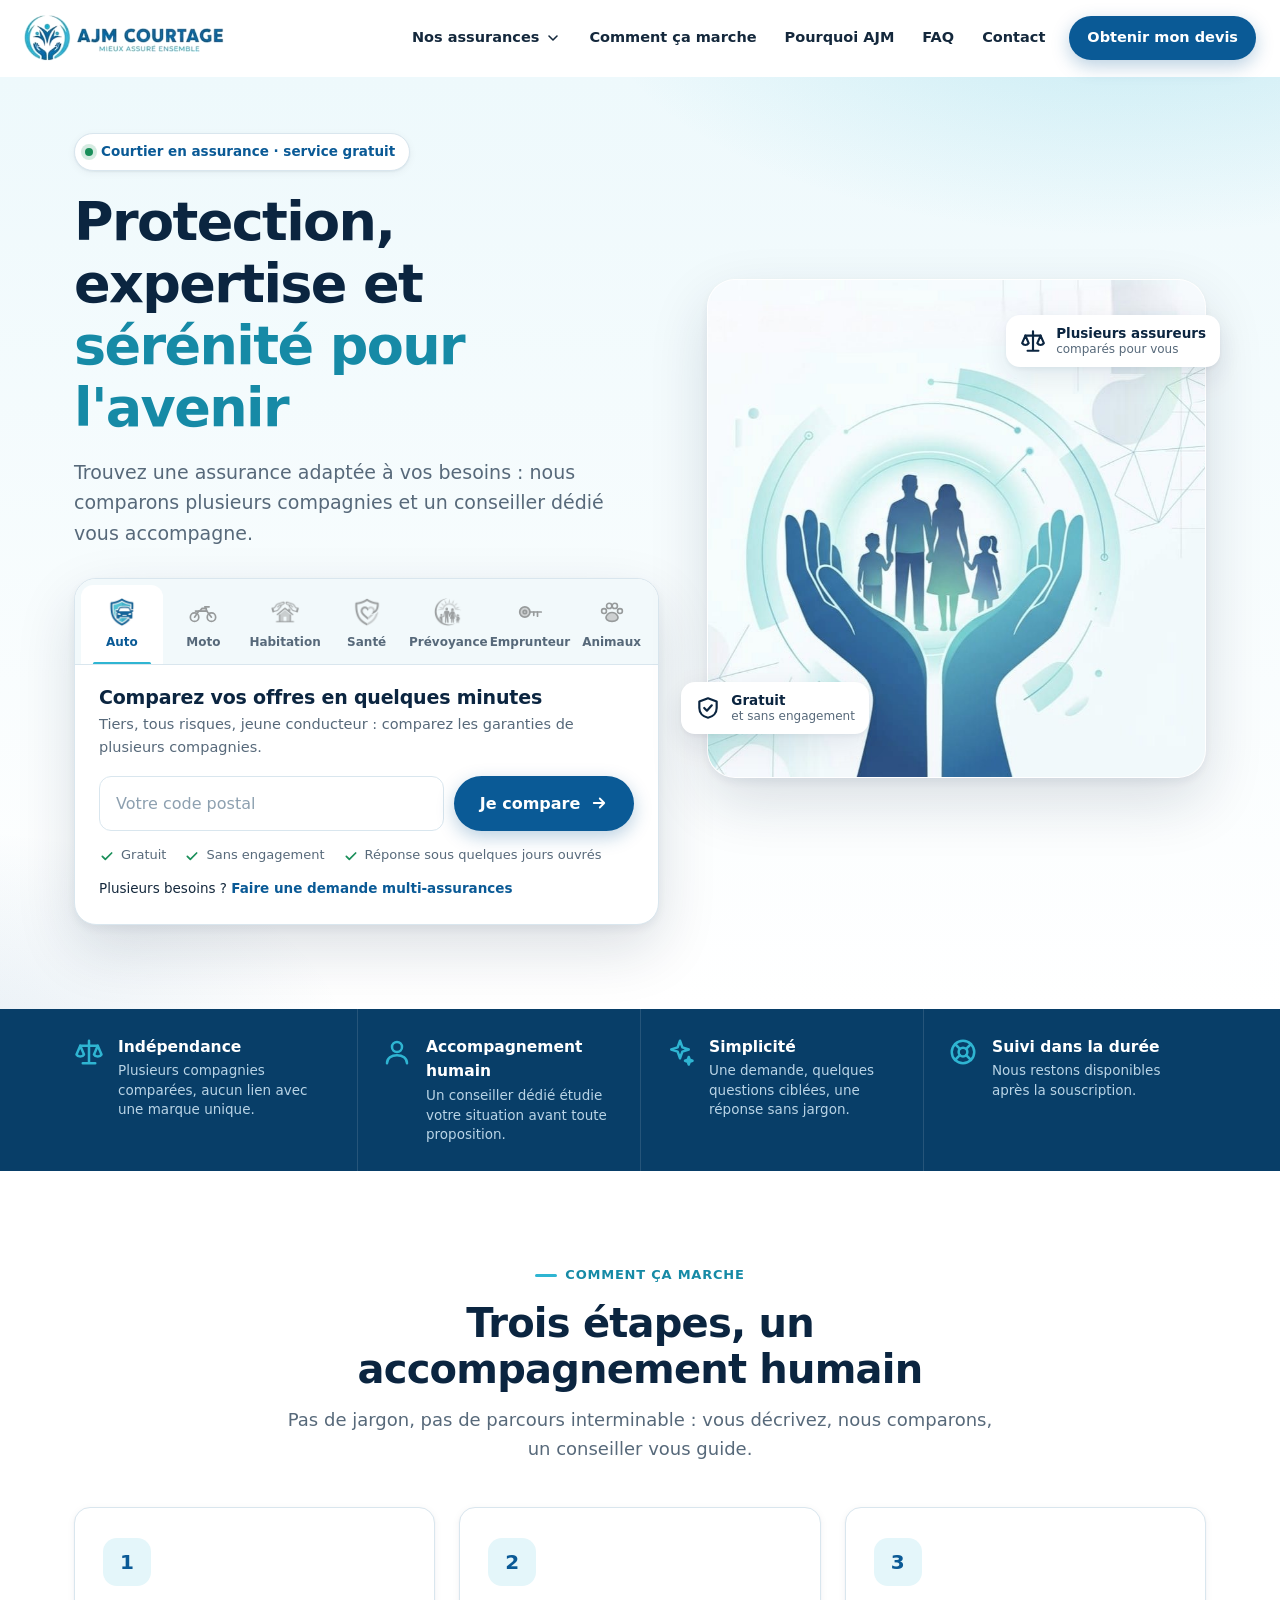
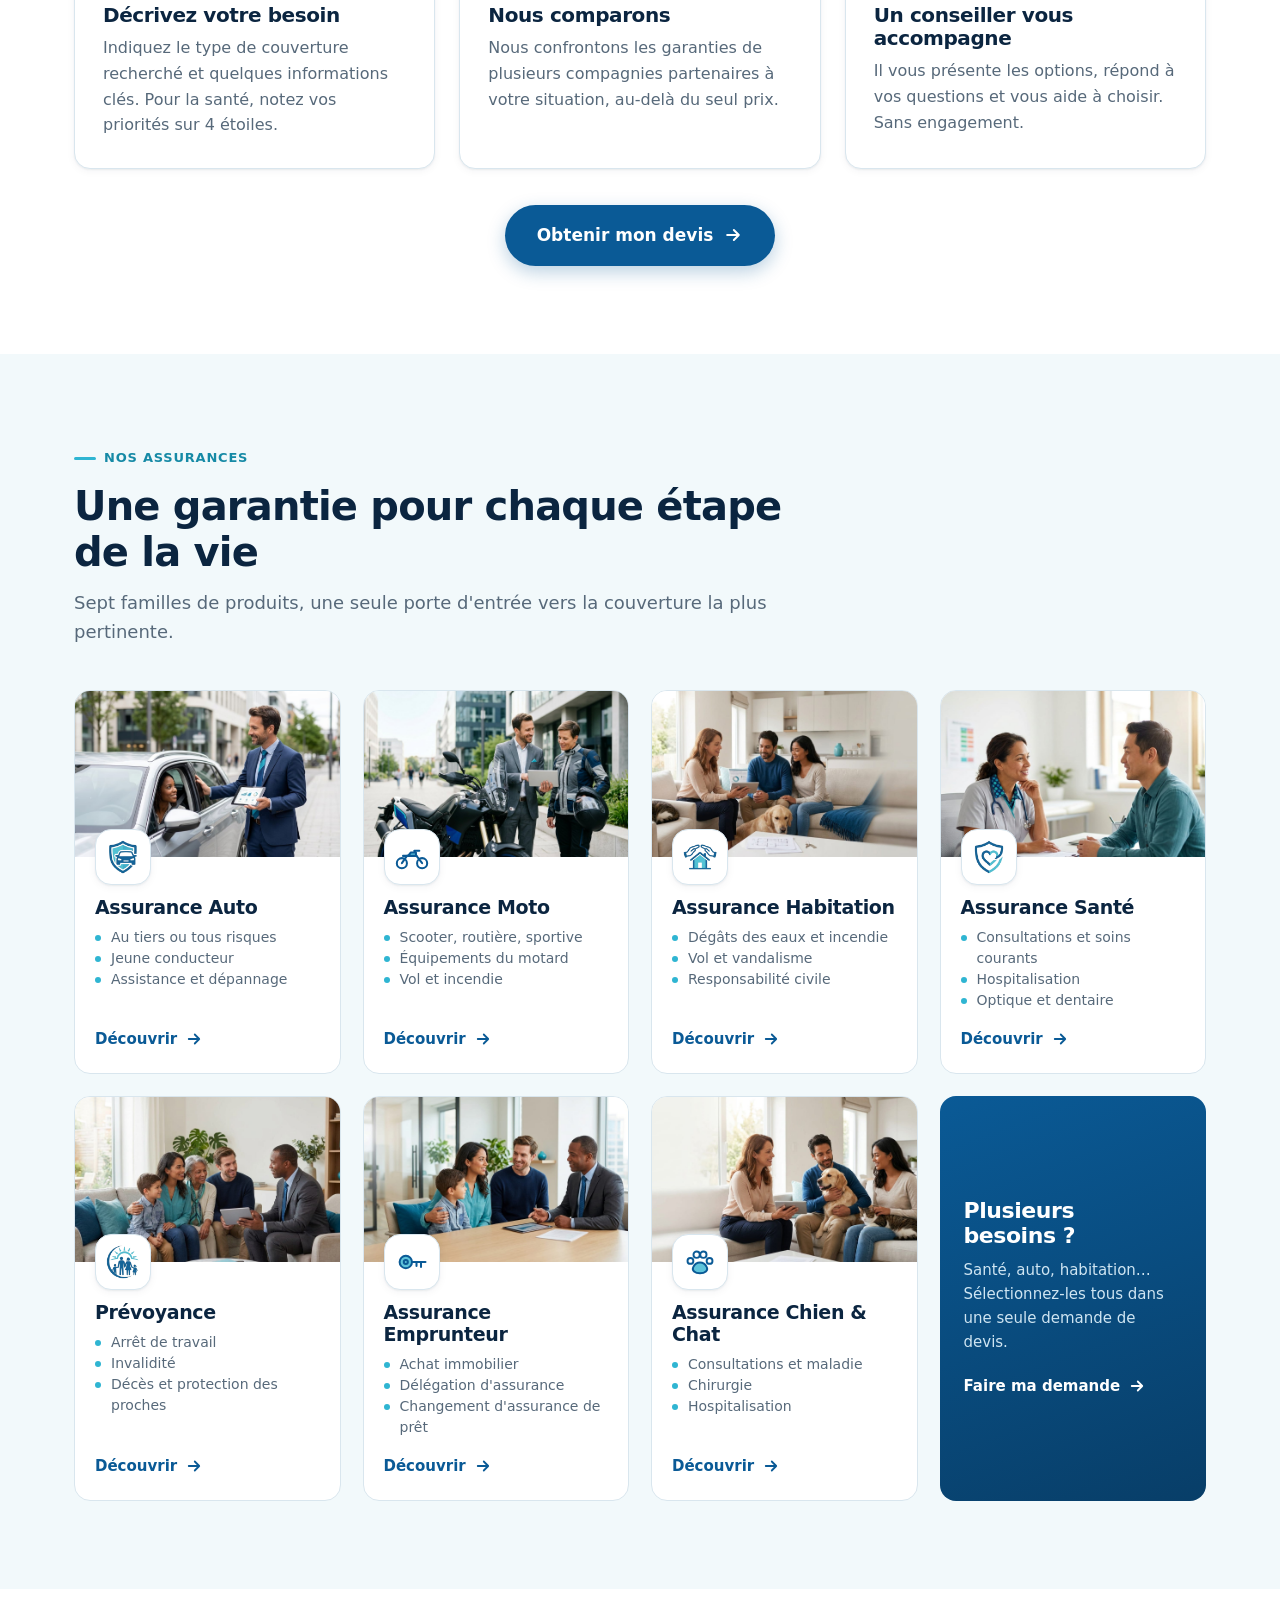
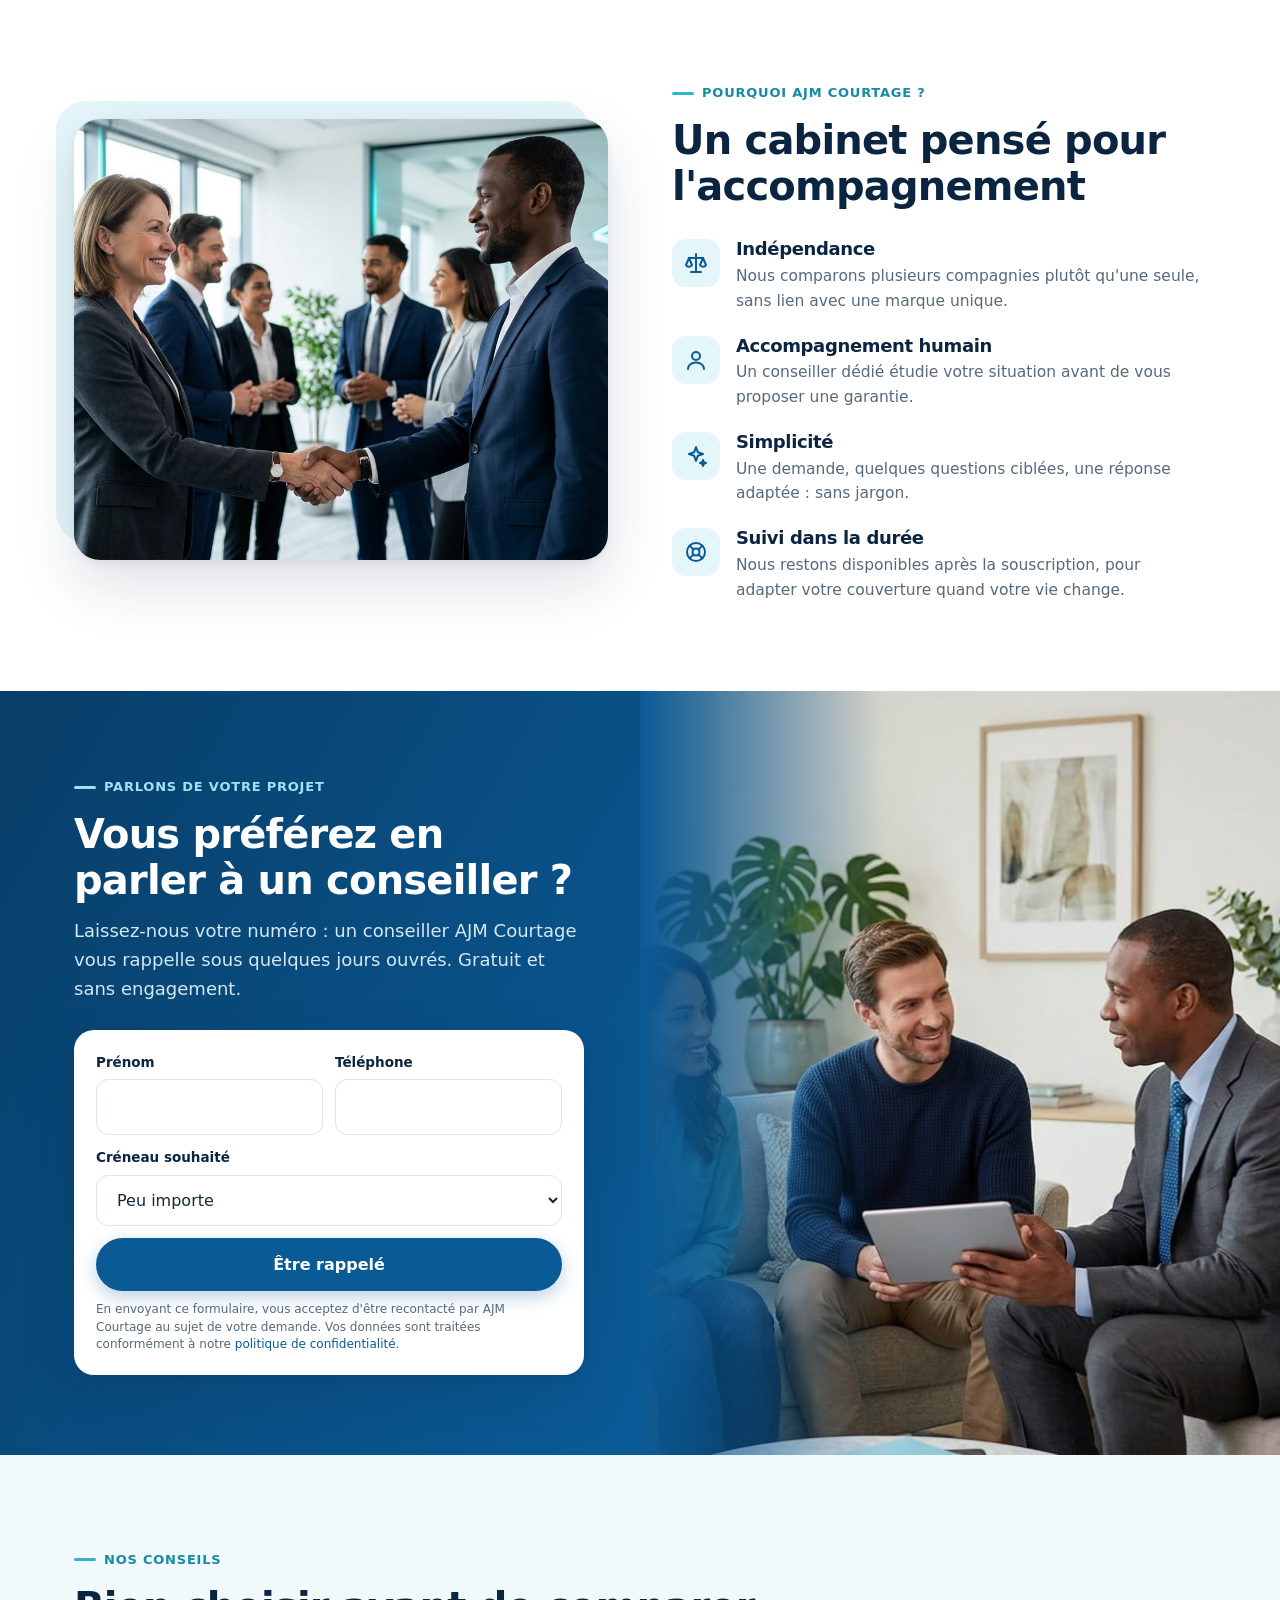
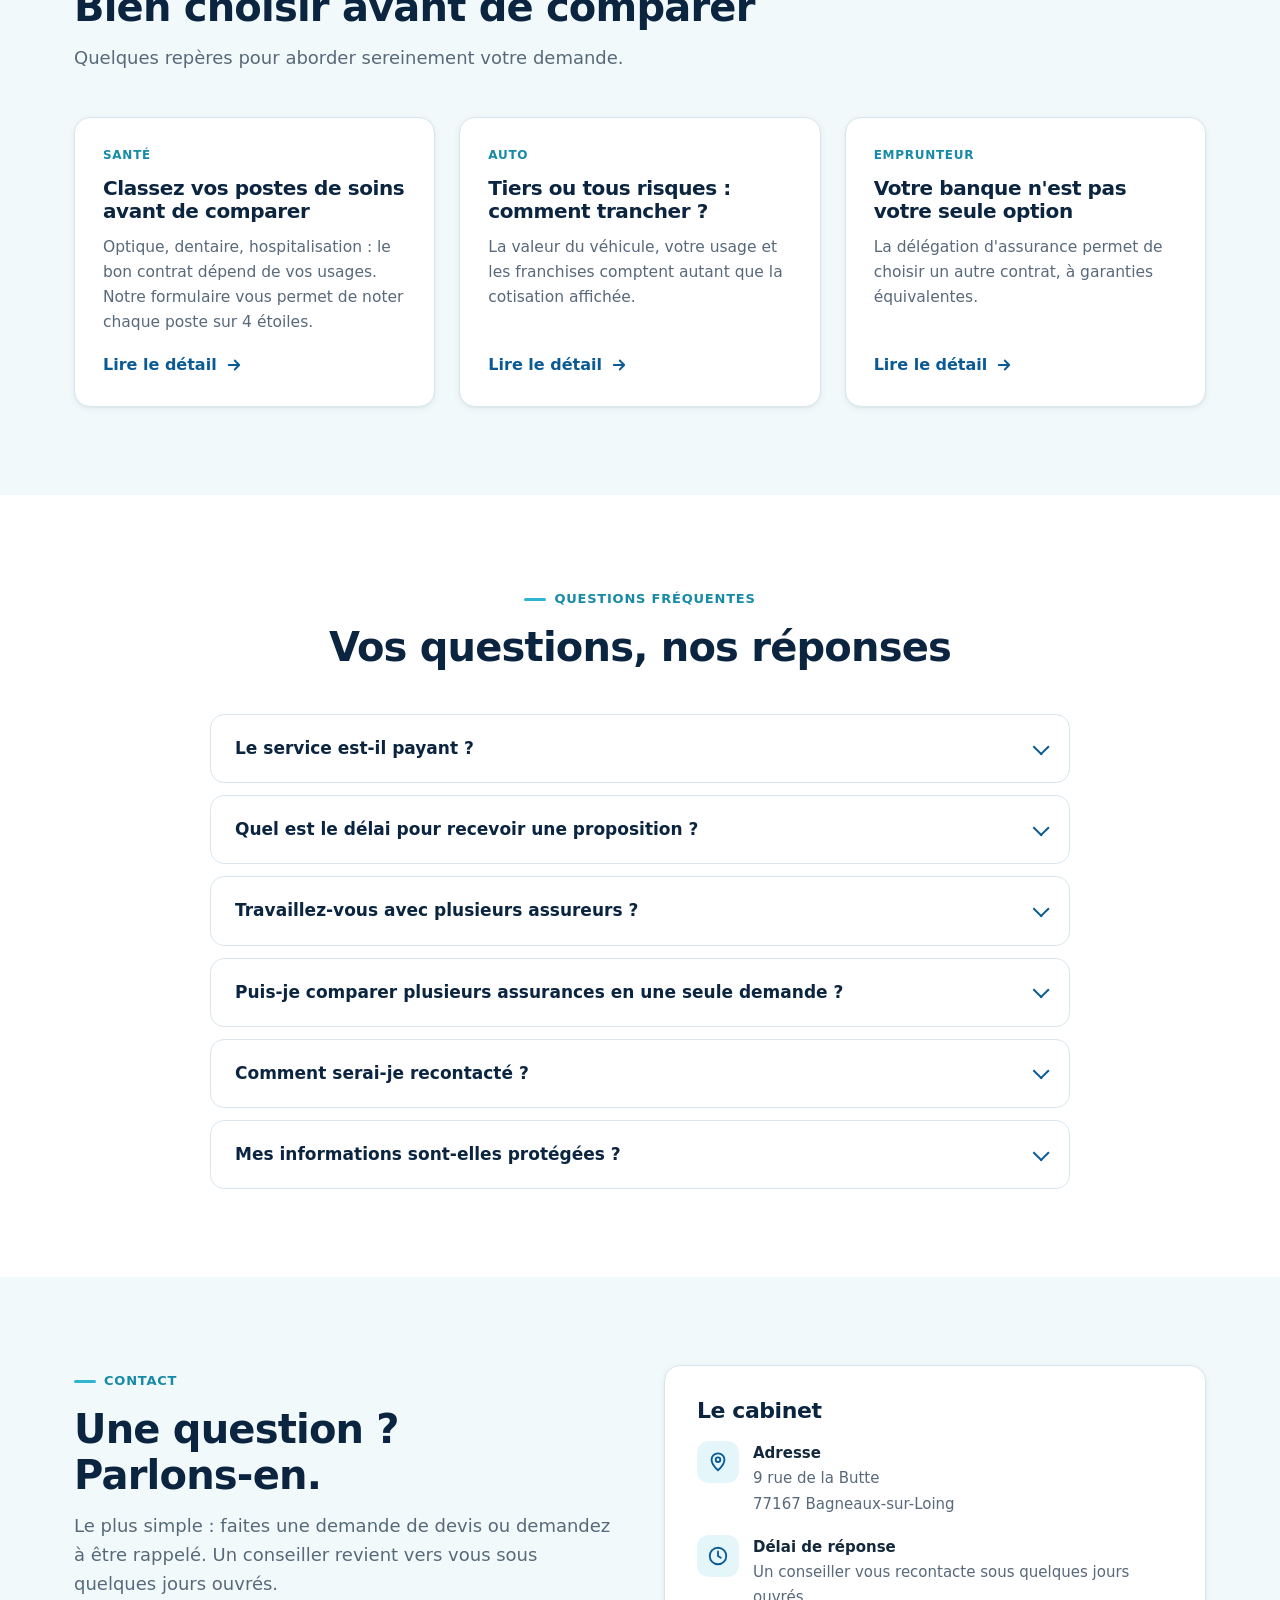
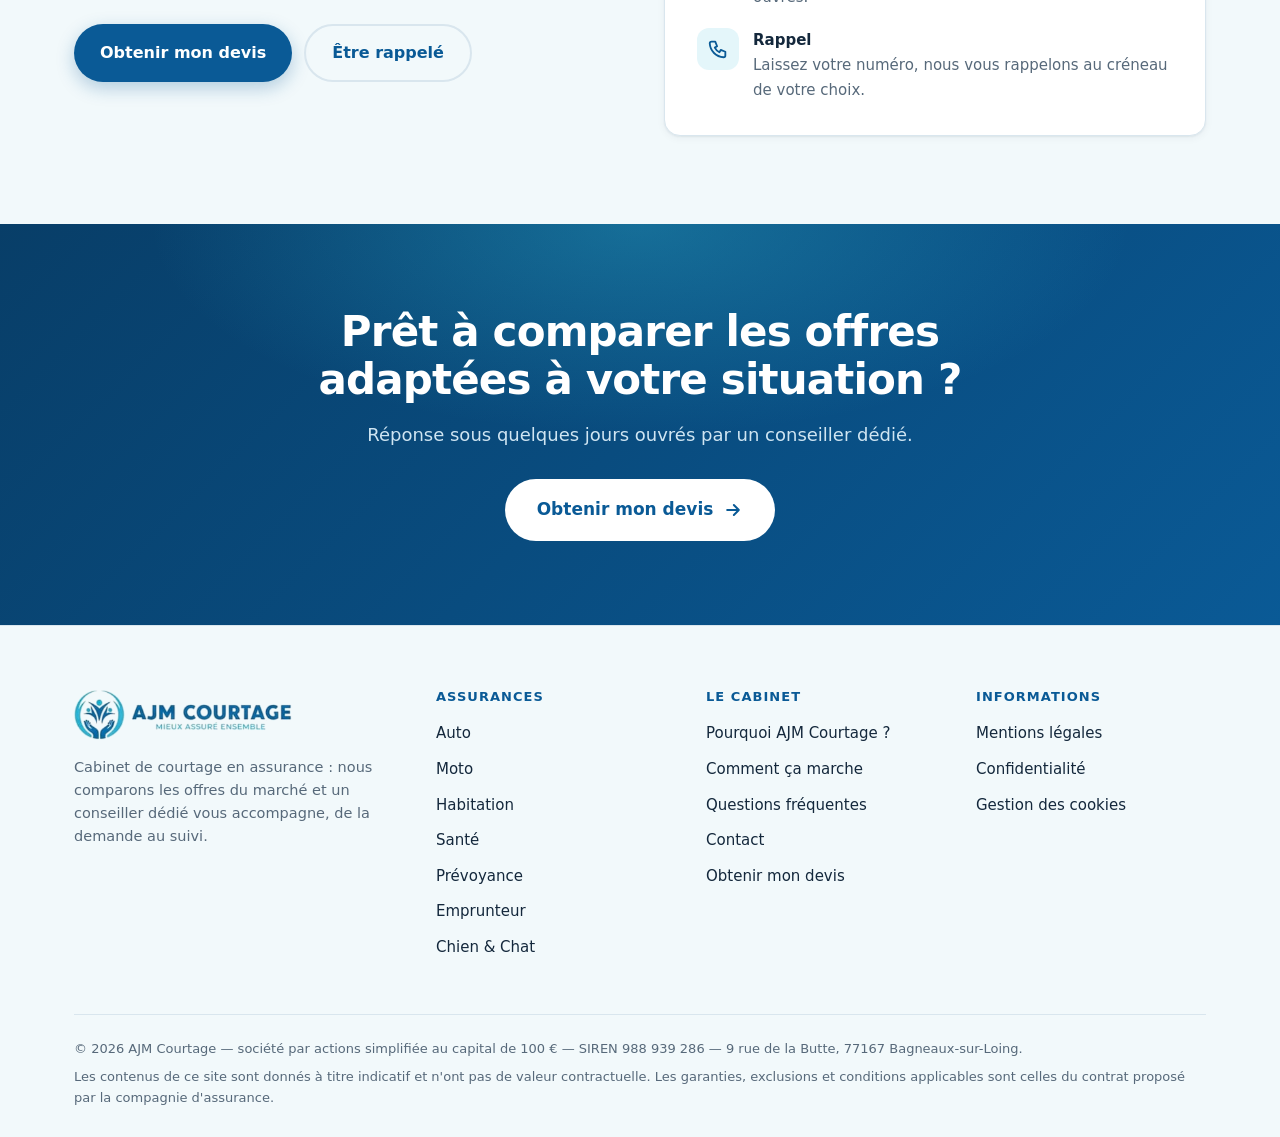
<file: index.html>
<!DOCTYPE html>
<html lang="fr">
<head>
<meta charset="utf-8">
<meta name="viewport" content="width=device-width, initial-scale=1">
<title>AJM Courtage — Courtier en assurance : comparez et soyez mieux assuré</title>
<meta name="description" content="Santé, prévoyance, auto, moto, habitation, emprunteur, chien et chat : AJM Courtage compare plusieurs compagnies et un conseiller vous accompagne. Gratuit et sans engagement.">
<meta name="theme-color" content="#0a5a96">
<meta property="og:type" content="website">
<meta property="og:title" content="AJM Courtage — Courtier en assurance : comparez et soyez mieux assuré">
<meta property="og:description" content="Santé, prévoyance, auto, moto, habitation, emprunteur, chien et chat : AJM Courtage compare plusieurs compagnies et un conseiller vous accompagne. Gratuit et sans engagement.">
<meta property="og:locale" content="fr_FR">
<link rel="icon" type="image/png" sizes="64x64" href="assets/favicon-64.png">
<link rel="apple-touch-icon" href="assets/favicon-192.png">
<link rel="stylesheet" href="css/style.css?v=5">
<script type="application/ld+json">{"@context": "https://schema.org", "@type": "InsuranceAgency", "name": "AJM Courtage", "slogan": "Mieux assuré ensemble", "address": {"@type": "PostalAddress", "streetAddress": "9 rue de la Butte", "postalCode": "77167", "addressLocality": "Bagneaux-sur-Loing", "addressCountry": "FR"}}</script>
<script type="application/ld+json">{"@context": "https://schema.org", "@type": "FAQPage", "mainEntity": [{"@type": "Question", "name": "Le service est-il payant ?", "acceptedAnswer": {"@type": "Answer", "text": "Non. La mise en relation et la comparaison sont gratuites. Le cabinet est rémunéré par les compagnies d'assurance, comme tout courtier."}}, {"@type": "Question", "name": "Quel est le délai pour recevoir une proposition ?", "acceptedAnswer": {"@type": "Answer", "text": "Un conseiller vous recontacte sous quelques jours ouvrés pour préciser votre besoin, puis vous transmet une proposition adaptée."}}, {"@type": "Question", "name": "Travaillez-vous avec plusieurs assureurs ?", "acceptedAnswer": {"@type": "Answer", "text": "Oui. Comparer plusieurs compagnies fait partie du rôle du courtier : nous ne sommes liés à aucune marque unique."}}, {"@type": "Question", "name": "Puis-je comparer plusieurs assurances en une seule demande ?", "acceptedAnswer": {"@type": "Answer", "text": "Oui. Le formulaire de devis permet de sélectionner plusieurs besoins à la fois, par exemple santé, auto et habitation."}}, {"@type": "Question", "name": "Comment serai-je recontacté ?", "acceptedAnswer": {"@type": "Answer", "text": "Vous choisissez dans le formulaire d'être recontacté par téléphone ou par e-mail, et vous pouvez demander à être rappelé à un moment précis de la journée."}}, {"@type": "Question", "name": "Mes informations sont-elles protégées ?", "acceptedAnswer": {"@type": "Answer", "text": "Vos informations servent à traiter votre demande. Le détail de leur utilisation et de vos droits figure dans notre politique de confidentialité."}}]}</script>
</head>
<body>
<a class="skip" href="#contenu">Aller au contenu</a>
<header class="site-header">
  <div class="wrap header-inner">
    <a class="brand" href="index.html" aria-label="AJM Courtage — accueil"><img src="assets/logo-ajm-courtage.png" alt="AJM Courtage — Mieux assuré ensemble" width="200" height="46"></a>
    <button class="burger" aria-expanded="false" aria-controls="nav" aria-label="Ouvrir le menu"><span></span></button>
    <nav class="nav" id="nav" aria-label="Navigation principale">
      <div class="menu-wrap">
        <button class="nav-trigger" aria-expanded="false" aria-controls="mega">Nos assurances <svg width="16" height="16" viewBox="0 0 24 24" fill="none" stroke="currentColor" stroke-width="2.4" stroke-linecap="round" stroke-linejoin="round" aria-hidden="true"><path d="M6 9l6 6 6-6"/></svg></button>
        <div class="mega" id="mega">
<a href="assurance-auto.html"><span class="ico"><img src="assets/icone-auto.png" alt="" width="64" height="64" class=""></span><span><strong>Assurance Auto</strong><small>Tiers, tous risques, jeune conducteur</small></span></a>
<a href="assurance-moto.html"><span class="ico"><svg class="" viewBox="0 0 64 64" fill="none" stroke="#0a5a96" stroke-width="3.6" stroke-linecap="round" stroke-linejoin="round" aria-hidden="true"><circle cx="14" cy="43" r="9"/><circle cx="50" cy="43" r="9"/><path d="M14 43l9-13h17l10 13"/><path d="M40 30l-4-9h9"/><path d="M25 30l5-6h9v6z" fill="#5ec3da"/><path d="M16 30h9"/></svg></span><span><strong>Assurance Moto</strong><small>Scooter, routière, sportive, équipements</small></span></a>
<a href="assurance-habitation.html"><span class="ico"><img src="assets/icone-habitation.png" alt="" width="64" height="64" class=""></span><span><strong>Assurance Habitation</strong><small>Dégâts des eaux, incendie, vol, responsabilité civile</small></span></a>
<a href="assurance-sante.html"><span class="ico"><img src="assets/icone-sante.png" alt="" width="64" height="64" class=""></span><span><strong>Assurance Santé</strong><small>Consultations, hospitalisation, optique, dentaire</small></span></a>
<a href="prevoyance.html"><span class="ico"><img src="assets/icone-famille.png" alt="" width="64" height="64" class=""></span><span><strong>Prévoyance</strong><small>Arrêt de travail, invalidité, décès</small></span></a>
<a href="assurance-emprunteur.html"><span class="ico"><svg class="" viewBox="0 0 64 64" fill="none" stroke="#0a5a96" stroke-width="3.6" stroke-linecap="round" stroke-linejoin="round" aria-hidden="true"><circle cx="21" cy="32" r="11" fill="#5ec3da"/><circle cx="21" cy="32" r="3.6"/><path d="M32 32h24"/><path d="M48 32v9"/><path d="M40 32v7"/></svg></span><span><strong>Assurance Emprunteur</strong><small>Achat immobilier, délégation d&#x27;assurance</small></span></a>
<a href="assurance-chien-chat.html"><span class="ico"><svg class="" viewBox="0 0 64 64" fill="none" stroke="#0a5a96" stroke-width="3.4" stroke-linejoin="round" aria-hidden="true"><path d="M32 52c-9 0-15-5-12-11 2-4 6-8 12-8s10 4 12 8c3 6-3 11-12 11z" fill="#5ec3da"/><circle cx="15" cy="30" r="5.2"/><circle cx="26" cy="19" r="5.6"/><circle cx="38" cy="19" r="5.6"/><circle cx="49" cy="30" r="5.2"/></svg></span><span><strong>Assurance Chien & Chat</strong><small>Consultations, chirurgie, hospitalisation</small></span></a>
        </div>
      </div>
      <a href="index.html#etapes" class="hide-md">Comment ça marche</a>
      <a href="index.html#pourquoi" class="hide-md">Pourquoi AJM</a>
      <a href="index.html#faq" class="hide-md">FAQ</a>
      <a href="index.html#contact">Contact</a>
      <div class="header-cta">
        <a class="btn btn-ghost btn-sm" href="index.html#rappel">Être rappelé</a>
        <a class="btn btn-primary btn-sm" href="devis.html">Obtenir mon devis</a>
      </div>
    </nav>
  </div>
</header>

<main id="contenu">

<section class="hero">
  <div class="wrap hero-grid">
    <div>
      <span class="pill"><i></i> Courtier en assurance · service gratuit</span>
      <h1>Protection, expertise et <em>sérénité pour l'avenir</em></h1>
      <p class="lead">Trouvez une assurance adaptée à vos besoins : nous comparons plusieurs compagnies et un conseiller dédié vous accompagne.</p>

      <div class="compare" id="comparateur">
        <div class="tabs" role="tablist" aria-label="Type d'assurance à comparer">
<button type="button" role="tab" class="tab" id="tab-auto" data-id="auto" data-sub="Tiers, tous risques, jeune conducteur : comparez les garanties de plusieurs compagnies." aria-selected="true" aria-controls="compare-form"><img src="assets/icone-auto.png" alt="" width="64" height="64" class=""><span>Auto</span></button>
<button type="button" role="tab" class="tab" id="tab-moto" data-id="moto" data-sub="Scooter, routière, sportive : comparez les garanties, équipements du motard compris." aria-selected="false" aria-controls="compare-form"><svg class="" viewBox="0 0 64 64" fill="none" stroke="#0a5a96" stroke-width="3.6" stroke-linecap="round" stroke-linejoin="round" aria-hidden="true"><circle cx="14" cy="43" r="9"/><circle cx="50" cy="43" r="9"/><path d="M14 43l9-13h17l10 13"/><path d="M40 30l-4-9h9"/><path d="M25 30l5-6h9v6z" fill="#5ec3da"/><path d="M16 30h9"/></svg><span>Moto</span></button>
<button type="button" role="tab" class="tab" id="tab-habitation" data-id="habitation" data-sub="Locataire ou propriétaire : dégâts des eaux, incendie, vol, responsabilité civile." aria-selected="false" aria-controls="compare-form"><img src="assets/icone-habitation.png" alt="" width="64" height="64" class=""><span>Habitation</span></button>
<button type="button" role="tab" class="tab" id="tab-sante" data-id="sante" data-sub="Mutuelle individuelle ou famille : indiquez vos priorités, nous comparons les offres." aria-selected="false" aria-controls="compare-form"><img src="assets/icone-sante.png" alt="" width="64" height="64" class=""><span>Santé</span></button>
<button type="button" role="tab" class="tab" id="tab-prevoyance" data-id="prevoyance" data-sub="Arrêt de travail, invalidité, décès : protégez vos revenus et vos proches." aria-selected="false" aria-controls="compare-form"><img src="assets/icone-famille.png" alt="" width="64" height="64" class=""><span>Prévoyance</span></button>
<button type="button" role="tab" class="tab" id="tab-emprunteur" data-id="emprunteur" data-sub="Achat immobilier : comparez l&#x27;assurance de votre prêt et la délégation d&#x27;assurance." aria-selected="false" aria-controls="compare-form"><svg class="" viewBox="0 0 64 64" fill="none" stroke="#0a5a96" stroke-width="3.6" stroke-linecap="round" stroke-linejoin="round" aria-hidden="true"><circle cx="21" cy="32" r="11" fill="#5ec3da"/><circle cx="21" cy="32" r="3.6"/><path d="M32 32h24"/><path d="M48 32v9"/><path d="M40 32v7"/></svg><span>Emprunteur</span></button>
<button type="button" role="tab" class="tab" id="tab-animaux" data-id="animaux" data-sub="Consultations, chirurgie, hospitalisation : protégez votre compagnon." aria-selected="false" aria-controls="compare-form"><svg class="" viewBox="0 0 64 64" fill="none" stroke="#0a5a96" stroke-width="3.4" stroke-linejoin="round" aria-hidden="true"><path d="M32 52c-9 0-15-5-12-11 2-4 6-8 12-8s10 4 12 8c3 6-3 11-12 11z" fill="#5ec3da"/><circle cx="15" cy="30" r="5.2"/><circle cx="26" cy="19" r="5.6"/><circle cx="38" cy="19" r="5.6"/><circle cx="49" cy="30" r="5.2"/></svg><span>Animaux</span></button>
        </div>
        <form class="compare-body" id="compare-form" action="devis.html" method="get" role="tabpanel" novalidate>
          <h2>Comparez vos offres en quelques minutes</h2>
          <p class="sub" id="compare-sub" aria-live="polite"></p>
          <input type="hidden" name="besoin" id="compare-besoin" value="auto">
          <div class="compare-row">
            <div class="field">
              <label for="cp" class="sr-only">Code postal</label>
              <input class="input" id="cp" name="cp" inputmode="numeric" autocomplete="postal-code" maxlength="5" placeholder="Votre code postal" aria-describedby="cp-err">
              <p class="error-msg" id="cp-err">Saisissez un code postal à 5 chiffres.</p>
            </div>
            <button class="btn btn-primary" type="submit">Je compare <svg width="18" height="18" viewBox="0 0 24 24" fill="none" stroke="currentColor" stroke-width="2.4" stroke-linecap="round" stroke-linejoin="round" aria-hidden="true"><path d="M5 12h14M13 6l6 6-6 6"/></svg></button>
          </div>
          <div class="compare-note">
            <span><svg width="16" height="16" viewBox="0 0 24 24" fill="none" stroke="currentColor" stroke-width="2.6" stroke-linecap="round" stroke-linejoin="round" aria-hidden="true"><path d="M5 12.5l4.5 4.5L19 7.5"/></svg> Gratuit</span><span><svg width="16" height="16" viewBox="0 0 24 24" fill="none" stroke="currentColor" stroke-width="2.6" stroke-linecap="round" stroke-linejoin="round" aria-hidden="true"><path d="M5 12.5l4.5 4.5L19 7.5"/></svg> Sans engagement</span><span><svg width="16" height="16" viewBox="0 0 24 24" fill="none" stroke="currentColor" stroke-width="2.6" stroke-linecap="round" stroke-linejoin="round" aria-hidden="true"><path d="M5 12.5l4.5 4.5L19 7.5"/></svg> Réponse sous quelques jours ouvrés</span>
          </div>
          <p class="compare-alt">Plusieurs besoins&nbsp;? <a href="devis.html"><strong>Faire une demande multi-assurances</strong></a></p>
        </form>
      </div>
    </div>

    <div class="hero-art">
      <div class="art"><img src="assets/illustration-mains-famille.jpg" alt="Deux mains protègent une famille : parents et enfants" width="807" height="768" fetchpriority="high"></div>
      <div class="chip chip--a"><svg width="26" height="26" viewBox="0 0 24 24" fill="none" stroke="currentColor" stroke-width="2" stroke-linecap="round" stroke-linejoin="round" aria-hidden="true"><path d="M12 3l8 3v6c0 4.5-3.2 8-8 9-4.8-1-8-4.5-8-9V6l8-3z"/><path d="M8.5 12l2.5 2.5 4.5-5"/></svg><span>Gratuit<small>et sans engagement</small></span></div>
      <div class="chip chip--b"><svg width="26" height="26" viewBox="0 0 24 24" fill="none" stroke="currentColor" stroke-width="2" stroke-linecap="round" stroke-linejoin="round" aria-hidden="true"><path d="M12 3v18M7 21h10M5 7h14"/><path d="M5 7l-3 7a3.5 3.5 0 0 0 6 0L5 7zM19 7l-3 7a3.5 3.5 0 0 0 6 0l-3-7z"/></svg><span>Plusieurs assureurs<small>comparés pour vous</small></span></div>
    </div>
  </div>
</section>

<section class="trust" aria-label="Nos engagements">
  <div class="wrap trust-grid">
    <div class="trust-item"><svg width="30" height="30" viewBox="0 0 24 24" fill="none" stroke="currentColor" stroke-width="2" stroke-linecap="round" stroke-linejoin="round" aria-hidden="true"><path d="M12 3v18M7 21h10M5 7h14"/><path d="M5 7l-3 7a3.5 3.5 0 0 0 6 0L5 7zM19 7l-3 7a3.5 3.5 0 0 0 6 0l-3-7z"/></svg><div><strong>Indépendance</strong><span>Plusieurs compagnies comparées, aucun lien avec une marque unique.</span></div></div>
    <div class="trust-item"><svg width="30" height="30" viewBox="0 0 24 24" fill="none" stroke="currentColor" stroke-width="2" stroke-linecap="round" stroke-linejoin="round" aria-hidden="true"><circle cx="12" cy="8" r="4"/><path d="M4 21c0-4 3.6-6.5 8-6.5s8 2.5 8 6.5"/></svg><div><strong>Accompagnement humain</strong><span>Un conseiller dédié étudie votre situation avant toute proposition.</span></div></div>
    <div class="trust-item"><svg width="30" height="30" viewBox="0 0 24 24" fill="none" stroke="currentColor" stroke-width="2" stroke-linecap="round" stroke-linejoin="round" aria-hidden="true"><path d="M12 3l1.9 5.3L19 10l-5.1 1.7L12 17l-1.9-5.3L5 10l5.1-1.7L12 3zM19 16l.8 2.2L22 19l-2.2.8L19 22l-.8-2.2L16 19l2.2-.8L19 16z"/></svg><div><strong>Simplicité</strong><span>Une demande, quelques questions ciblées, une réponse sans jargon.</span></div></div>
    <div class="trust-item"><svg width="30" height="30" viewBox="0 0 24 24" fill="none" stroke="currentColor" stroke-width="2" stroke-linecap="round" stroke-linejoin="round" aria-hidden="true"><circle cx="12" cy="12" r="9"/><circle cx="12" cy="12" r="3.5"/><path d="M5.6 5.6l3.9 3.9M14.5 14.5l3.9 3.9M18.4 5.6l-3.9 3.9M9.5 14.5l-3.9 3.9"/></svg><div><strong>Suivi dans la durée</strong><span>Nous restons disponibles après la souscription.</span></div></div>
  </div>
</section>

<section class="section" id="etapes">
  <div class="wrap">
    <div class="section-head section-head--center reveal">
      <span class="eyebrow">Comment ça marche</span>
      <h2>Trois étapes, un accompagnement humain</h2>
      <p>Pas de jargon, pas de parcours interminable : vous décrivez, nous comparons, un conseiller vous guide.</p>
    </div>
    <div class="steps">
      <div class="step reveal"><div class="num">1</div><h3>Décrivez votre besoin</h3><p>Indiquez le type de couverture recherché et quelques informations clés. Pour la santé, notez vos priorités sur 4 étoiles.</p></div>
      <div class="step reveal"><div class="num">2</div><h3>Nous comparons</h3><p>Nous confrontons les garanties de plusieurs compagnies partenaires à votre situation, au-delà du seul prix.</p></div>
      <div class="step reveal"><div class="num">3</div><h3>Un conseiller vous accompagne</h3><p>Il vous présente les options, répond à vos questions et vous aide à choisir. Sans engagement.</p></div>
    </div>
    <div class="steps-cta"><a class="btn btn-primary btn-lg" href="devis.html">Obtenir mon devis <svg width="20" height="20" viewBox="0 0 24 24" fill="none" stroke="currentColor" stroke-width="2.4" stroke-linecap="round" stroke-linejoin="round" aria-hidden="true"><path d="M5 12h14M13 6l6 6-6 6"/></svg></a></div>
  </div>
</section>

<section class="section section--mist" id="produits">
  <div class="wrap">
    <div class="section-head reveal">
      <span class="eyebrow">Nos assurances</span>
      <h2>Une garantie pour chaque étape de la vie</h2>
      <p>Sept familles de produits, une seule porte d'entrée vers la couverture la plus pertinente.</p>
    </div>
    <div class="products">
<a class="pcard reveal" href="assurance-auto.html">
  <div class="photo"><img src="assets/hero-auto.jpg" alt="Un conseiller AJM Courtage présente une comparaison d&#x27;assurance auto à une conductrice" width="688" height="384" loading="lazy"></div>
  <div class="body"><div class="badge"><img src="assets/icone-auto.png" alt="" width="64" height="64" class=""></div><h3>Assurance Auto</h3><ul><li>Au tiers ou tous risques</li><li>Jeune conducteur</li><li>Assistance et dépannage</li></ul><span class="more">Découvrir <svg width="18" height="18" viewBox="0 0 24 24" fill="none" stroke="currentColor" stroke-width="2.4" stroke-linecap="round" stroke-linejoin="round" aria-hidden="true"><path d="M5 12h14M13 6l6 6-6 6"/></svg></span></div>
</a>
<a class="pcard reveal" href="assurance-moto.html">
  <div class="photo"><img src="assets/hero-moto.jpg" alt="Un conseiller AJM Courtage présente une assurance moto à une motarde équipée, devant sa moto" width="688" height="384" loading="lazy"></div>
  <div class="body"><div class="badge"><svg class="" viewBox="0 0 64 64" fill="none" stroke="#0a5a96" stroke-width="3.6" stroke-linecap="round" stroke-linejoin="round" aria-hidden="true"><circle cx="14" cy="43" r="9"/><circle cx="50" cy="43" r="9"/><path d="M14 43l9-13h17l10 13"/><path d="M40 30l-4-9h9"/><path d="M25 30l5-6h9v6z" fill="#5ec3da"/><path d="M16 30h9"/></svg></div><h3>Assurance Moto</h3><ul><li>Scooter, routière, sportive</li><li>Équipements du motard</li><li>Vol et incendie</li></ul><span class="more">Découvrir <svg width="18" height="18" viewBox="0 0 24 24" fill="none" stroke="currentColor" stroke-width="2.4" stroke-linecap="round" stroke-linejoin="round" aria-hidden="true"><path d="M5 12h14M13 6l6 6-6 6"/></svg></span></div>
</a>
<a class="pcard reveal" href="assurance-habitation.html">
  <div class="photo"><img src="assets/hero-habitation.jpg" alt="Une conseillère AJM Courtage présente une assurance habitation à un couple dans son salon" width="688" height="384" loading="lazy"></div>
  <div class="body"><div class="badge"><img src="assets/icone-habitation.png" alt="" width="64" height="64" class=""></div><h3>Assurance Habitation</h3><ul><li>Dégâts des eaux et incendie</li><li>Vol et vandalisme</li><li>Responsabilité civile</li></ul><span class="more">Découvrir <svg width="18" height="18" viewBox="0 0 24 24" fill="none" stroke="currentColor" stroke-width="2.4" stroke-linecap="round" stroke-linejoin="round" aria-hidden="true"><path d="M5 12h14M13 6l6 6-6 6"/></svg></span></div>
</a>
<a class="pcard reveal" href="assurance-sante.html">
  <div class="photo"><img src="assets/hero-sante.jpg" alt="Une médecin échange avec son patient lors d&#x27;une consultation" width="688" height="384" loading="lazy"></div>
  <div class="body"><div class="badge"><img src="assets/icone-sante.png" alt="" width="64" height="64" class=""></div><h3>Assurance Santé</h3><ul><li>Consultations et soins courants</li><li>Hospitalisation</li><li>Optique et dentaire</li></ul><span class="more">Découvrir <svg width="18" height="18" viewBox="0 0 24 24" fill="none" stroke="currentColor" stroke-width="2.4" stroke-linecap="round" stroke-linejoin="round" aria-hidden="true"><path d="M5 12h14M13 6l6 6-6 6"/></svg></span></div>
</a>
<a class="pcard reveal" href="prevoyance.html">
  <div class="photo"><img src="assets/hero-prevoyance.jpg" alt="Un conseiller AJM Courtage présente une solution de prévoyance à une famille sur trois générations" width="688" height="384" loading="lazy"></div>
  <div class="body"><div class="badge"><img src="assets/icone-famille.png" alt="" width="64" height="64" class=""></div><h3>Prévoyance</h3><ul><li>Arrêt de travail</li><li>Invalidité</li><li>Décès et protection des proches</li></ul><span class="more">Découvrir <svg width="18" height="18" viewBox="0 0 24 24" fill="none" stroke="currentColor" stroke-width="2.4" stroke-linecap="round" stroke-linejoin="round" aria-hidden="true"><path d="M5 12h14M13 6l6 6-6 6"/></svg></span></div>
</a>
<a class="pcard reveal" href="assurance-emprunteur.html">
  <div class="photo"><img src="assets/hero-emprunteur.jpg" alt="Un conseiller AJM Courtage présente une assurance de prêt à une famille, autour d&#x27;une table" width="688" height="384" loading="lazy"></div>
  <div class="body"><div class="badge"><svg class="" viewBox="0 0 64 64" fill="none" stroke="#0a5a96" stroke-width="3.6" stroke-linecap="round" stroke-linejoin="round" aria-hidden="true"><circle cx="21" cy="32" r="11" fill="#5ec3da"/><circle cx="21" cy="32" r="3.6"/><path d="M32 32h24"/><path d="M48 32v9"/><path d="M40 32v7"/></svg></div><h3>Assurance Emprunteur</h3><ul><li>Achat immobilier</li><li>Délégation d&#x27;assurance</li><li>Changement d&#x27;assurance de prêt</li></ul><span class="more">Découvrir <svg width="18" height="18" viewBox="0 0 24 24" fill="none" stroke="currentColor" stroke-width="2.4" stroke-linecap="round" stroke-linejoin="round" aria-hidden="true"><path d="M5 12h14M13 6l6 6-6 6"/></svg></span></div>
</a>
<a class="pcard reveal" href="assurance-chien-chat.html">
  <div class="photo"><img src="assets/hero-chien-chat.jpg" alt="Une conseillère AJM Courtage présente une assurance pour animaux à un couple, avec leur chien et leur chat" width="688" height="384" loading="lazy"></div>
  <div class="body"><div class="badge"><svg class="" viewBox="0 0 64 64" fill="none" stroke="#0a5a96" stroke-width="3.4" stroke-linejoin="round" aria-hidden="true"><path d="M32 52c-9 0-15-5-12-11 2-4 6-8 12-8s10 4 12 8c3 6-3 11-12 11z" fill="#5ec3da"/><circle cx="15" cy="30" r="5.2"/><circle cx="26" cy="19" r="5.6"/><circle cx="38" cy="19" r="5.6"/><circle cx="49" cy="30" r="5.2"/></svg></div><h3>Assurance Chien & Chat</h3><ul><li>Consultations et maladie</li><li>Chirurgie</li><li>Hospitalisation</li></ul><span class="more">Découvrir <svg width="18" height="18" viewBox="0 0 24 24" fill="none" stroke="currentColor" stroke-width="2.4" stroke-linecap="round" stroke-linejoin="round" aria-hidden="true"><path d="M5 12h14M13 6l6 6-6 6"/></svg></span></div>
</a>
<a class="pcard pcard--cta reveal" href="devis.html">
  <h3>Plusieurs besoins&nbsp;?</h3>
  <p>Santé, auto, habitation… Sélectionnez-les tous dans une seule demande de devis.</p>
  <span class="more">Faire ma demande <svg width="18" height="18" viewBox="0 0 24 24" fill="none" stroke="currentColor" stroke-width="2.4" stroke-linecap="round" stroke-linejoin="round" aria-hidden="true"><path d="M5 12h14M13 6l6 6-6 6"/></svg></span>
</a>
    </div>
  </div>
</section>

<section class="section" id="pourquoi">
  <div class="wrap why">
    <div class="why-photo reveal">
      <div class="frame"><img src="assets/trust-handshake.jpg" alt="Un conseiller AJM Courtage accueille un nouveau partenaire d'une poignée de main, devant son équipe" width="1376" height="768" loading="lazy"></div>
    </div>
    <div class="reveal">
      <span class="eyebrow">Pourquoi AJM Courtage&nbsp;?</span>
      <h2 style="font-size:clamp(28px,3.4vw,40px)">Un cabinet pensé pour l'accompagnement</h2>
      <div class="why-list">
        <div class="why-item"><div class="ic"><svg width="24" height="24" viewBox="0 0 24 24" fill="none" stroke="currentColor" stroke-width="2" stroke-linecap="round" stroke-linejoin="round" aria-hidden="true"><path d="M12 3v18M7 21h10M5 7h14"/><path d="M5 7l-3 7a3.5 3.5 0 0 0 6 0L5 7zM19 7l-3 7a3.5 3.5 0 0 0 6 0l-3-7z"/></svg></div><div><h3>Indépendance</h3><p>Nous comparons plusieurs compagnies plutôt qu'une seule, sans lien avec une marque unique.</p></div></div>
        <div class="why-item"><div class="ic"><svg width="24" height="24" viewBox="0 0 24 24" fill="none" stroke="currentColor" stroke-width="2" stroke-linecap="round" stroke-linejoin="round" aria-hidden="true"><circle cx="12" cy="8" r="4"/><path d="M4 21c0-4 3.6-6.5 8-6.5s8 2.5 8 6.5"/></svg></div><div><h3>Accompagnement humain</h3><p>Un conseiller dédié étudie votre situation avant de vous proposer une garantie.</p></div></div>
        <div class="why-item"><div class="ic"><svg width="24" height="24" viewBox="0 0 24 24" fill="none" stroke="currentColor" stroke-width="2" stroke-linecap="round" stroke-linejoin="round" aria-hidden="true"><path d="M12 3l1.9 5.3L19 10l-5.1 1.7L12 17l-1.9-5.3L5 10l5.1-1.7L12 3zM19 16l.8 2.2L22 19l-2.2.8L19 22l-.8-2.2L16 19l2.2-.8L19 16z"/></svg></div><div><h3>Simplicité</h3><p>Une demande, quelques questions ciblées, une réponse adaptée : sans jargon.</p></div></div>
        <div class="why-item"><div class="ic"><svg width="24" height="24" viewBox="0 0 24 24" fill="none" stroke="currentColor" stroke-width="2" stroke-linecap="round" stroke-linejoin="round" aria-hidden="true"><circle cx="12" cy="12" r="9"/><circle cx="12" cy="12" r="3.5"/><path d="M5.6 5.6l3.9 3.9M14.5 14.5l3.9 3.9M18.4 5.6l-3.9 3.9M9.5 14.5l-3.9 3.9"/></svg></div><div><h3>Suivi dans la durée</h3><p>Nous restons disponibles après la souscription, pour adapter votre couverture quand votre vie change.</p></div></div>
      </div>
    </div>
  </div>
</section>

<section class="advisor" id="rappel">
  <div class="wrap advisor-grid">
    <div class="advisor-copy">
      <span class="eyebrow">Parlons de votre projet</span>
      <h2>Vous préférez en parler à un conseiller&nbsp;?</h2>
      <p class="lead">Laissez-nous votre numéro : un conseiller AJM Courtage vous rappelle sous quelques jours ouvrés. Gratuit et sans engagement.</p>
      <form class="callback" id="callback-form" name="rappel" method="POST" data-netlify="true" netlify-honeypot="bot-field" novalidate>
        <input type="hidden" name="form-name" value="rappel">
        <p class="honeypot" aria-hidden="true"><label>Ne pas remplir <input name="bot-field" tabindex="-1" autocomplete="off"></label></p>
        <div class="row">
          <div class="field"><label for="cb-prenom">Prénom</label><input class="input" id="cb-prenom" name="prenom" maxlength="80" autocomplete="given-name" required></div>
          <div class="field"><label for="cb-tel">Téléphone</label><input class="input" id="cb-tel" name="telephone" type="tel" autocomplete="tel" inputmode="tel" required><p class="error-msg">Numéro invalide.</p></div>
        </div>
        <div class="field" style="margin-bottom:12px"><label for="cb-creneau">Créneau souhaité</label>
          <select class="select" id="cb-creneau" name="creneau"><option>Peu importe</option><option>Matin</option><option>Après-midi</option><option>Fin de journée</option></select></div>
        <button class="btn btn-primary" type="submit">Être rappelé</button>
        <p class="legal">En envoyant ce formulaire, vous acceptez d'être recontacté par AJM Courtage au sujet de votre demande. Vos données sont traitées conformément à notre <a href="confidentialite.html">politique de confidentialité</a>.</p>
        <p class="form-alert" id="callback-msg" role="alert"></p>
      </form>
    </div>
    <div class="advisor-photo"><img src="assets/conseil-famille-salon.jpg" alt="Un conseiller présente une solution d'assurance à une famille dans son salon" width="1376" height="768" loading="lazy"></div>
  </div>
</section>

<section class="section section--mist" id="conseils">
  <div class="wrap">
    <div class="section-head reveal"><span class="eyebrow">Nos conseils</span><h2>Bien choisir avant de comparer</h2><p>Quelques repères pour aborder sereinement votre demande.</p></div>
    <div class="tips"><article class="tip reveal"><span class="tag">Santé</span><h3>Classez vos postes de soins avant de comparer</h3><p>Optique, dentaire, hospitalisation : le bon contrat dépend de vos usages. Notre formulaire vous permet de noter chaque poste sur 4 étoiles.</p><a class="link-arrow" href="assurance-sante.html">Lire le détail <svg width="18" height="18" viewBox="0 0 24 24" fill="none" stroke="currentColor" stroke-width="2.4" stroke-linecap="round" stroke-linejoin="round" aria-hidden="true"><path d="M5 12h14M13 6l6 6-6 6"/></svg></a></article><article class="tip reveal"><span class="tag">Auto</span><h3>Tiers ou tous risques : comment trancher ?</h3><p>La valeur du véhicule, votre usage et les franchises comptent autant que la cotisation affichée.</p><a class="link-arrow" href="assurance-auto.html">Lire le détail <svg width="18" height="18" viewBox="0 0 24 24" fill="none" stroke="currentColor" stroke-width="2.4" stroke-linecap="round" stroke-linejoin="round" aria-hidden="true"><path d="M5 12h14M13 6l6 6-6 6"/></svg></a></article><article class="tip reveal"><span class="tag">Emprunteur</span><h3>Votre banque n'est pas votre seule option</h3><p>La délégation d'assurance permet de choisir un autre contrat, à garanties équivalentes.</p><a class="link-arrow" href="assurance-emprunteur.html">Lire le détail <svg width="18" height="18" viewBox="0 0 24 24" fill="none" stroke="currentColor" stroke-width="2.4" stroke-linecap="round" stroke-linejoin="round" aria-hidden="true"><path d="M5 12h14M13 6l6 6-6 6"/></svg></a></article></div>
  </div>
</section>

<section class="section" id="faq">
  <div class="wrap">
    <div class="section-head section-head--center reveal"><span class="eyebrow">Questions fréquentes</span><h2>Vos questions, nos réponses</h2></div>
    <div class="faq reveal">
<details><summary>Le service est-il payant ?</summary><div class="answer"><p>Non. La mise en relation et la comparaison sont gratuites. Le cabinet est rémunéré par les compagnies d&#x27;assurance, comme tout courtier.</p></div></details>
<details><summary>Quel est le délai pour recevoir une proposition ?</summary><div class="answer"><p>Un conseiller vous recontacte sous quelques jours ouvrés pour préciser votre besoin, puis vous transmet une proposition adaptée.</p></div></details>
<details><summary>Travaillez-vous avec plusieurs assureurs ?</summary><div class="answer"><p>Oui. Comparer plusieurs compagnies fait partie du rôle du courtier : nous ne sommes liés à aucune marque unique.</p></div></details>
<details><summary>Puis-je comparer plusieurs assurances en une seule demande ?</summary><div class="answer"><p>Oui. Le formulaire de devis permet de sélectionner plusieurs besoins à la fois, par exemple santé, auto et habitation.</p></div></details>
<details><summary>Comment serai-je recontacté ?</summary><div class="answer"><p>Vous choisissez dans le formulaire d&#x27;être recontacté par téléphone ou par e-mail, et vous pouvez demander à être rappelé à un moment précis de la journée.</p></div></details>
<details><summary>Mes informations sont-elles protégées ?</summary><div class="answer"><p>Vos informations servent à traiter votre demande. Le détail de leur utilisation et de vos droits figure dans notre politique de confidentialité.</p></div></details>
    </div>
  </div>
</section>

<section class="section section--mist" id="contact">
  <div class="wrap contact">
    <div class="reveal">
      <span class="eyebrow">Contact</span>
      <h2 style="font-size:clamp(28px,3.4vw,40px);margin-bottom:14px">Une question&nbsp;? <span style="white-space:nowrap">Parlons-en.</span></h2>
      <p style="color:var(--muted);font-size:18px;margin-bottom:26px">Le plus simple : faites une demande de devis ou demandez à être rappelé. Un conseiller revient vers vous sous quelques jours ouvrés.</p>
      <div style="display:flex;gap:12px;flex-wrap:wrap"><a class="btn btn-primary" href="devis.html">Obtenir mon devis</a><a class="btn btn-ghost" href="#rappel">Être rappelé</a></div>
    </div>
    <div class="contact-card reveal">
      <h3>Le cabinet</h3>
      <ul class="contact-list">
        <li><span class="ic"><svg width="22" height="22" viewBox="0 0 24 24" fill="none" stroke="currentColor" stroke-width="2" stroke-linecap="round" stroke-linejoin="round" aria-hidden="true"><path d="M12 21s-7-6.2-7-11.5a7 7 0 0 1 14 0C19 14.8 12 21 12 21z"/><circle cx="12" cy="9.5" r="2.5"/></svg></span><div><strong>Adresse</strong><span>9 rue de la Butte<br>77167 Bagneaux-sur-Loing</span></div></li>
        <li><span class="ic"><svg width="22" height="22" viewBox="0 0 24 24" fill="none" stroke="currentColor" stroke-width="2" stroke-linecap="round" stroke-linejoin="round" aria-hidden="true"><circle cx="12" cy="12" r="9"/><path d="M12 7v5l3 2"/></svg></span><div><strong>Délai de réponse</strong><span>Un conseiller vous recontacte sous quelques jours ouvrés.</span></div></li>
        <li><span class="ic"><svg width="22" height="22" viewBox="0 0 24 24" fill="none" stroke="currentColor" stroke-width="2" stroke-linecap="round" stroke-linejoin="round" aria-hidden="true"><path d="M5 4h4l2 5-2.5 1.5a11 11 0 0 0 5 5L15 13l5 2v4a2 2 0 0 1-2 2A16 16 0 0 1 3 6a2 2 0 0 1 2-2z"/></svg></span><div><strong>Rappel</strong><span>Laissez votre numéro, nous vous rappelons au créneau de votre choix.</span></div></li>
      </ul>
    </div>
  </div>
</section>

<section class="final-cta">
  <div class="wrap">
    <h2>Prêt à comparer les offres adaptées à votre situation&nbsp;?</h2>
    <p>Réponse sous quelques jours ouvrés par un conseiller dédié.</p>
    <div class="actions"><a class="btn btn-white btn-lg" href="devis.html">Obtenir mon devis <svg width="20" height="20" viewBox="0 0 24 24" fill="none" stroke="currentColor" stroke-width="2.4" stroke-linecap="round" stroke-linejoin="round" aria-hidden="true"><path d="M5 12h14M13 6l6 6-6 6"/></svg></a></div>
  </div>
</section>

</main>
<footer class="site-footer">
  <div class="wrap">
    <div class="footer-grid">
      <div class="footer-brand">
        <img src="assets/logo-ajm-courtage.png" alt="AJM Courtage — Mieux assuré ensemble" width="218" height="50" loading="lazy">
        <p>Cabinet de courtage en assurance : nous comparons les offres du marché et un conseiller dédié vous accompagne, de la demande au suivi.</p>
      </div>
      <div class="footer-col"><h4>Assurances</h4><ul><li><a href="assurance-auto.html">Auto</a></li><li><a href="assurance-moto.html">Moto</a></li><li><a href="assurance-habitation.html">Habitation</a></li><li><a href="assurance-sante.html">Santé</a></li><li><a href="prevoyance.html">Prévoyance</a></li><li><a href="assurance-emprunteur.html">Emprunteur</a></li><li><a href="assurance-chien-chat.html">Chien & Chat</a></li></ul></div>
      <div class="footer-col"><h4>Le cabinet</h4><ul>
        <li><a href="index.html#pourquoi">Pourquoi AJM Courtage ?</a></li>
        <li><a href="index.html#etapes">Comment ça marche</a></li>
        <li><a href="index.html#faq">Questions fréquentes</a></li>
        <li><a href="index.html#contact">Contact</a></li>
        <li><a href="devis.html">Obtenir mon devis</a></li>
      </ul></div>
      <div class="footer-col"><h4>Informations</h4><ul>
        <li><a href="mentions-legales.html">Mentions légales</a></li>
        <li><a href="confidentialite.html">Confidentialité</a></li>
        <li><a href="cookies.html">Gestion des cookies</a></li>
      </ul></div>
    </div>
    <div class="legal-bar">
      <!-- À COMPLÉTER avant mise en ligne : n° d'immatriculation ORIAS, garantie financière / RCP,
           coordonnées de l'ACPR et du médiateur de l'assurance (obligations d'information des courtiers). -->
      <p>© 2026 AJM Courtage — société par actions simplifiée au capital de 100 € — SIREN 988 939 286 — 9 rue de la Butte, 77167 Bagneaux-sur-Loing.</p>
      <p>Les contenus de ce site sont donnés à titre indicatif et n'ont pas de valeur contractuelle. Les garanties, exclusions et conditions applicables sont celles du contrat proposé par la compagnie d'assurance.</p>
    </div>
  </div>
</footer>
<script src="js/main.js?v=5" defer></script>
</body>
</html>
</file>
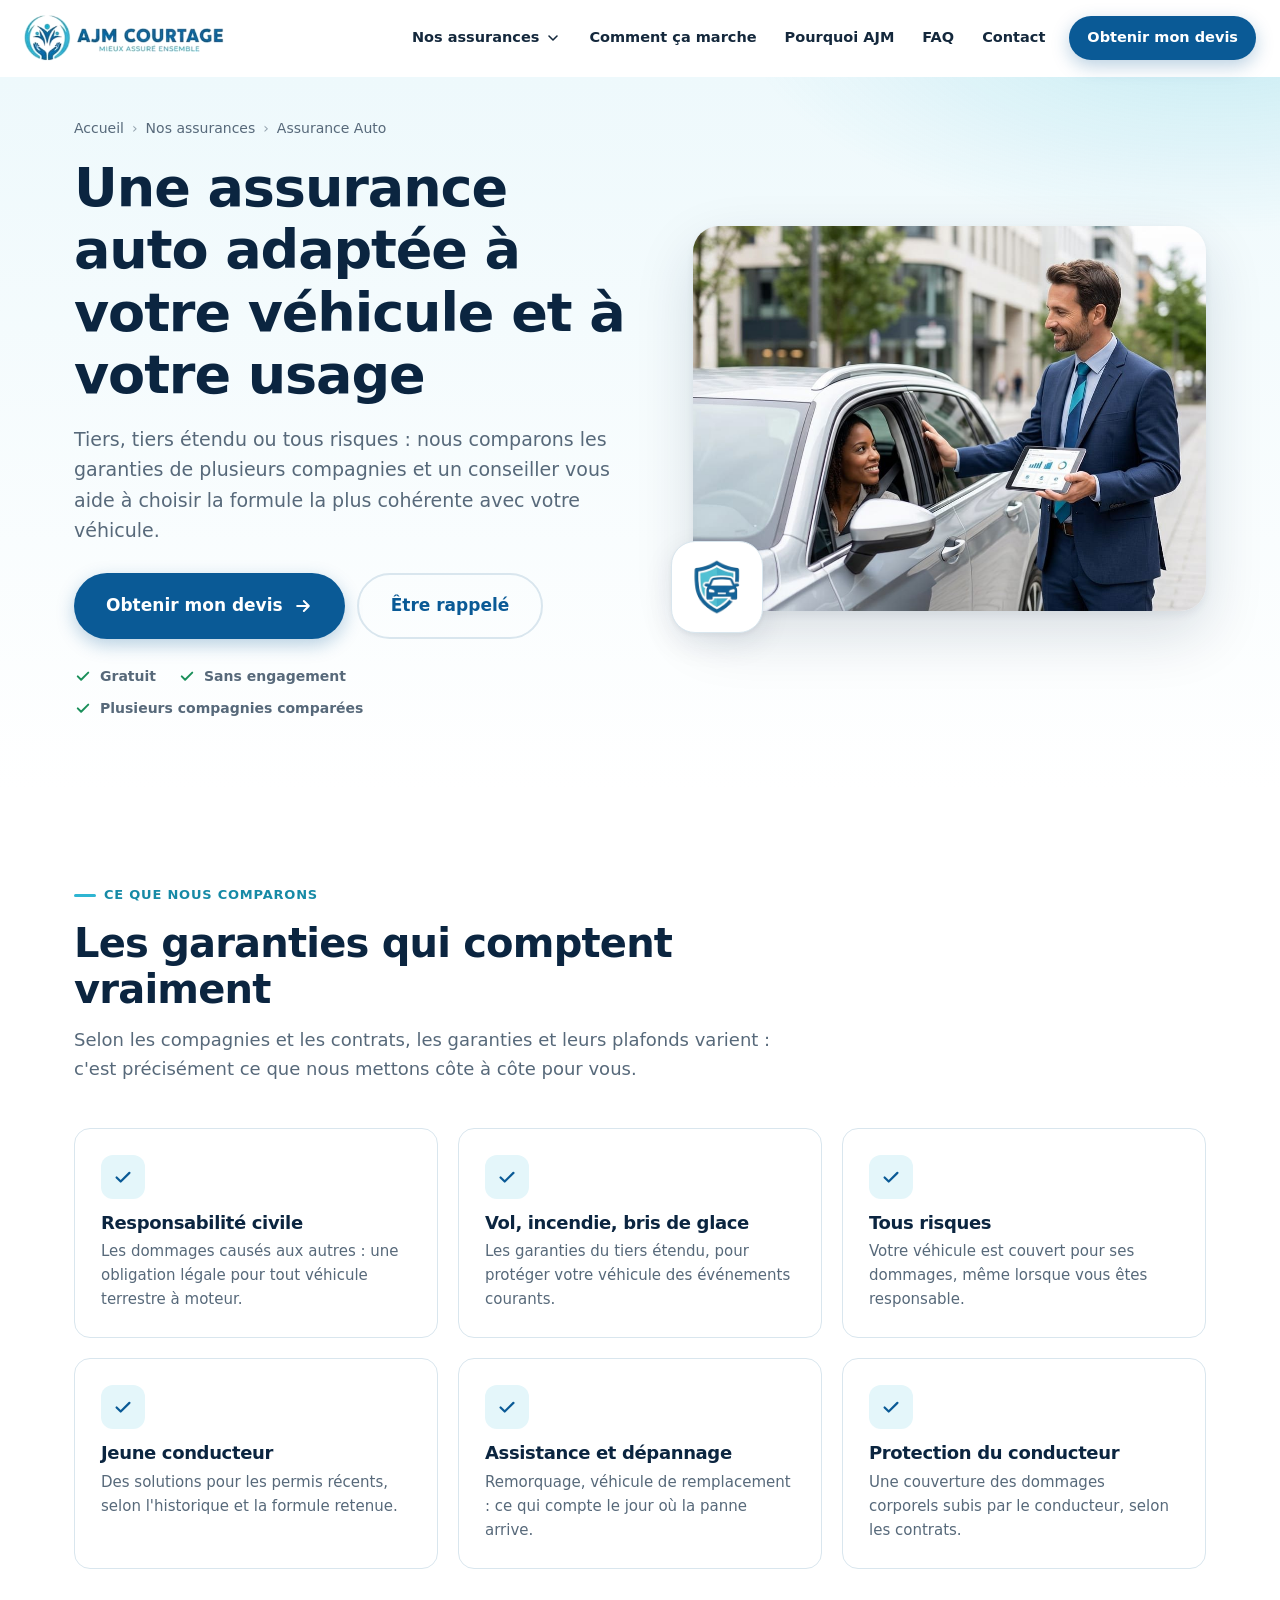
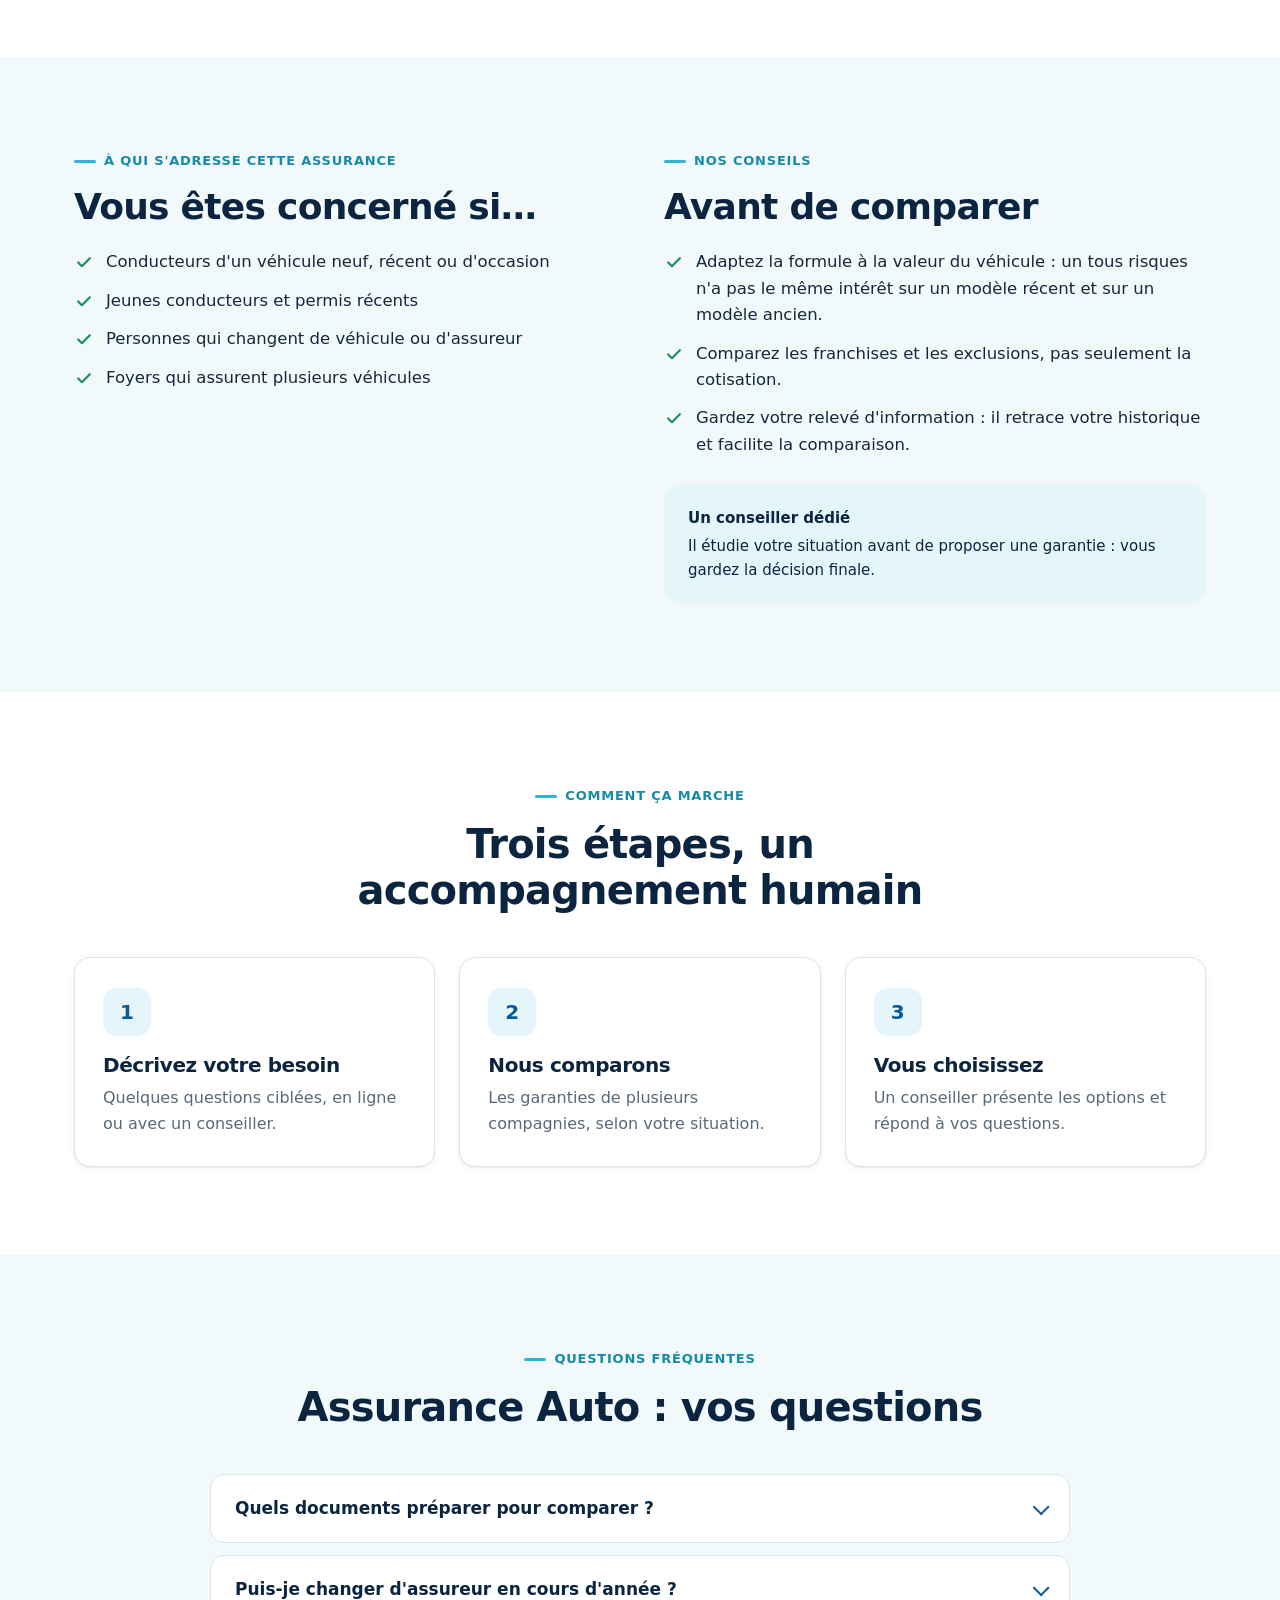
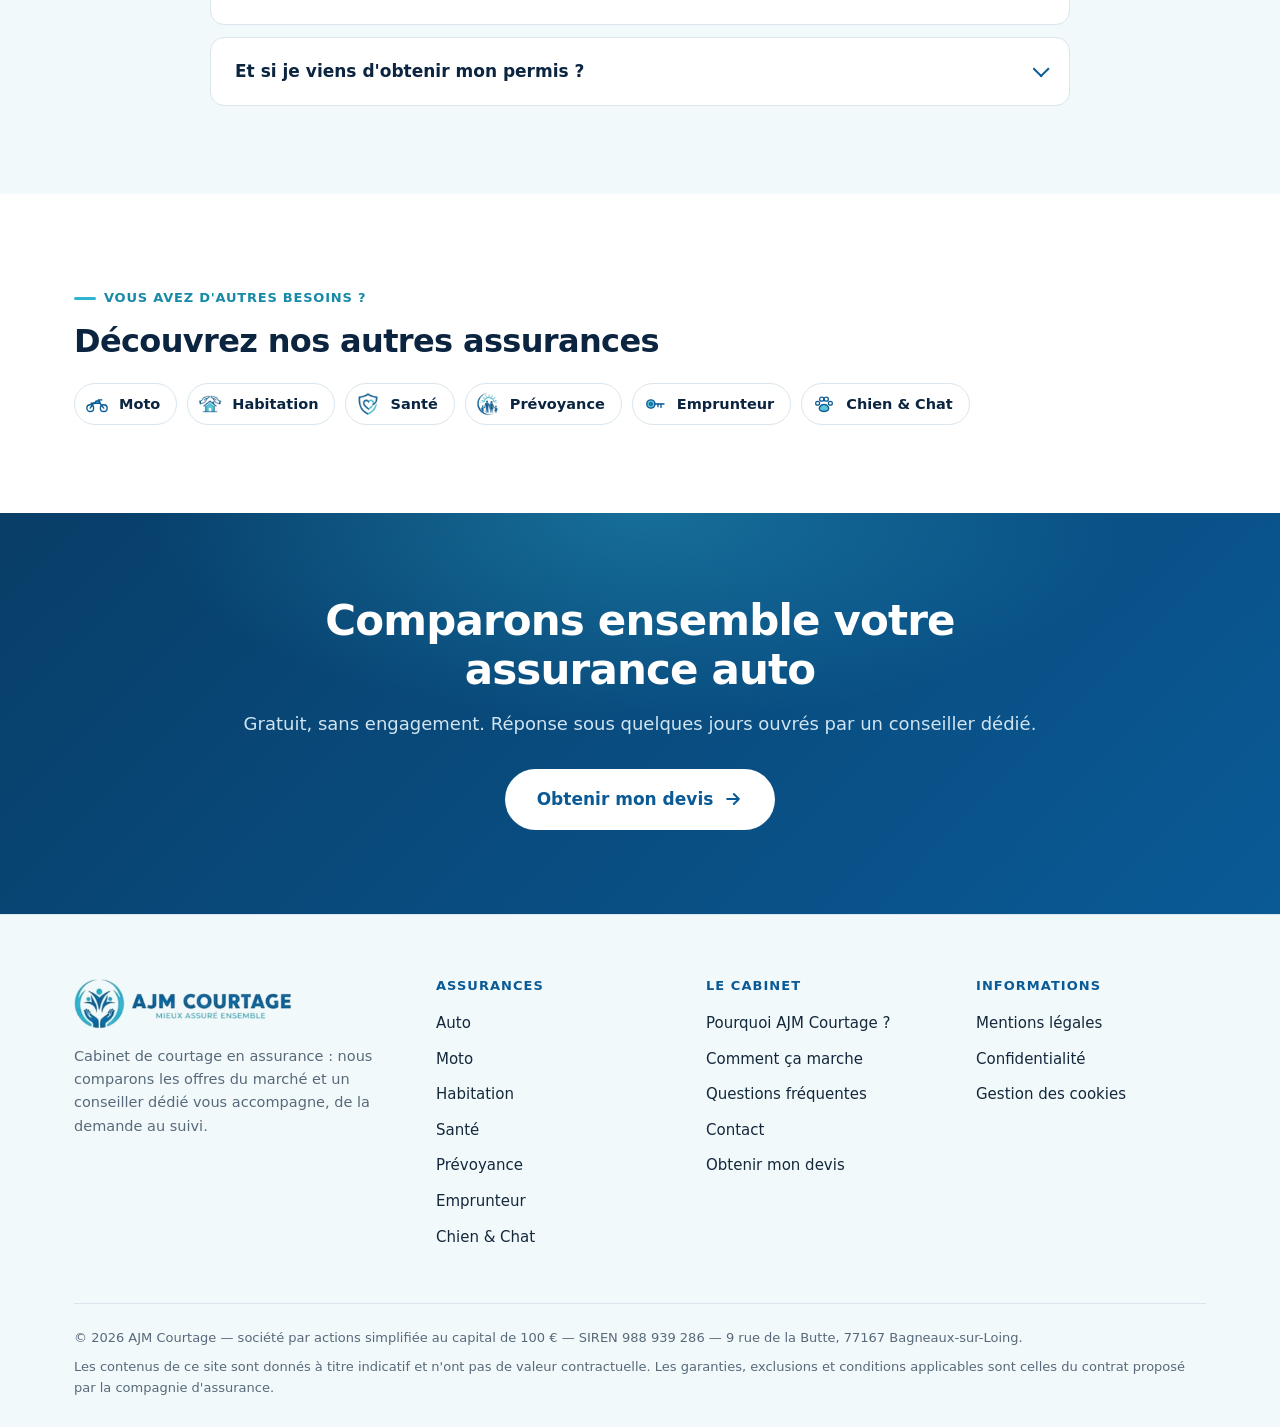
<file: assurance-auto.html>
<!DOCTYPE html>
<html lang="fr">
<head>
<meta charset="utf-8">
<meta name="viewport" content="width=device-width, initial-scale=1">
<title>Assurance auto : comparez avec un courtier | AJM Courtage</title>
<meta name="description" content="Assurance auto au tiers, tous risques ou jeune conducteur : AJM Courtage compare plusieurs compagnies et vous accompagne. Gratuit et sans engagement.">
<meta name="theme-color" content="#0a5a96">
<meta property="og:type" content="website">
<meta property="og:title" content="Assurance auto : comparez avec un courtier | AJM Courtage">
<meta property="og:description" content="Assurance auto au tiers, tous risques ou jeune conducteur : AJM Courtage compare plusieurs compagnies et vous accompagne. Gratuit et sans engagement.">
<meta property="og:locale" content="fr_FR">
<link rel="icon" type="image/png" sizes="64x64" href="assets/favicon-64.png">
<link rel="apple-touch-icon" href="assets/favicon-192.png">
<link rel="stylesheet" href="css/style.css?v=5">
<script type="application/ld+json">{"@context": "https://schema.org", "@type": "FAQPage", "mainEntity": [{"@type": "Question", "name": "Quels documents préparer pour comparer ?", "acceptedAnswer": {"@type": "Answer", "text": "La carte grise, votre permis et, si vous avez déjà un contrat, votre relevé d'information. Votre conseiller vous indique ce qui manque, le cas échéant."}}, {"@type": "Question", "name": "Puis-je changer d'assureur en cours d'année ?", "acceptedAnswer": {"@type": "Answer", "text": "En France, passé la première année de contrat, la résiliation est possible à tout moment. Votre conseiller vous explique la démarche à suivre."}}, {"@type": "Question", "name": "Et si je viens d'obtenir mon permis ?", "acceptedAnswer": {"@type": "Answer", "text": "Des solutions existent pour les jeunes conducteurs. Elles dépendent de votre situation et de la formule choisie : décrivez-la dans votre demande."}}]}</script>
</head>
<body>
<a class="skip" href="#contenu">Aller au contenu</a>
<header class="site-header">
  <div class="wrap header-inner">
    <a class="brand" href="index.html" aria-label="AJM Courtage — accueil"><img src="assets/logo-ajm-courtage.png" alt="AJM Courtage — Mieux assuré ensemble" width="200" height="46"></a>
    <button class="burger" aria-expanded="false" aria-controls="nav" aria-label="Ouvrir le menu"><span></span></button>
    <nav class="nav" id="nav" aria-label="Navigation principale">
      <div class="menu-wrap">
        <button class="nav-trigger" aria-expanded="false" aria-controls="mega">Nos assurances <svg width="16" height="16" viewBox="0 0 24 24" fill="none" stroke="currentColor" stroke-width="2.4" stroke-linecap="round" stroke-linejoin="round" aria-hidden="true"><path d="M6 9l6 6 6-6"/></svg></button>
        <div class="mega" id="mega">
<a href="assurance-auto.html"><span class="ico"><img src="assets/icone-auto.png" alt="" width="64" height="64" class=""></span><span><strong>Assurance Auto</strong><small>Tiers, tous risques, jeune conducteur</small></span></a>
<a href="assurance-moto.html"><span class="ico"><svg class="" viewBox="0 0 64 64" fill="none" stroke="#0a5a96" stroke-width="3.6" stroke-linecap="round" stroke-linejoin="round" aria-hidden="true"><circle cx="14" cy="43" r="9"/><circle cx="50" cy="43" r="9"/><path d="M14 43l9-13h17l10 13"/><path d="M40 30l-4-9h9"/><path d="M25 30l5-6h9v6z" fill="#5ec3da"/><path d="M16 30h9"/></svg></span><span><strong>Assurance Moto</strong><small>Scooter, routière, sportive, équipements</small></span></a>
<a href="assurance-habitation.html"><span class="ico"><img src="assets/icone-habitation.png" alt="" width="64" height="64" class=""></span><span><strong>Assurance Habitation</strong><small>Dégâts des eaux, incendie, vol, responsabilité civile</small></span></a>
<a href="assurance-sante.html"><span class="ico"><img src="assets/icone-sante.png" alt="" width="64" height="64" class=""></span><span><strong>Assurance Santé</strong><small>Consultations, hospitalisation, optique, dentaire</small></span></a>
<a href="prevoyance.html"><span class="ico"><img src="assets/icone-famille.png" alt="" width="64" height="64" class=""></span><span><strong>Prévoyance</strong><small>Arrêt de travail, invalidité, décès</small></span></a>
<a href="assurance-emprunteur.html"><span class="ico"><svg class="" viewBox="0 0 64 64" fill="none" stroke="#0a5a96" stroke-width="3.6" stroke-linecap="round" stroke-linejoin="round" aria-hidden="true"><circle cx="21" cy="32" r="11" fill="#5ec3da"/><circle cx="21" cy="32" r="3.6"/><path d="M32 32h24"/><path d="M48 32v9"/><path d="M40 32v7"/></svg></span><span><strong>Assurance Emprunteur</strong><small>Achat immobilier, délégation d&#x27;assurance</small></span></a>
<a href="assurance-chien-chat.html"><span class="ico"><svg class="" viewBox="0 0 64 64" fill="none" stroke="#0a5a96" stroke-width="3.4" stroke-linejoin="round" aria-hidden="true"><path d="M32 52c-9 0-15-5-12-11 2-4 6-8 12-8s10 4 12 8c3 6-3 11-12 11z" fill="#5ec3da"/><circle cx="15" cy="30" r="5.2"/><circle cx="26" cy="19" r="5.6"/><circle cx="38" cy="19" r="5.6"/><circle cx="49" cy="30" r="5.2"/></svg></span><span><strong>Assurance Chien & Chat</strong><small>Consultations, chirurgie, hospitalisation</small></span></a>
        </div>
      </div>
      <a href="index.html#etapes" class="hide-md">Comment ça marche</a>
      <a href="index.html#pourquoi" class="hide-md">Pourquoi AJM</a>
      <a href="index.html#faq" class="hide-md">FAQ</a>
      <a href="index.html#contact">Contact</a>
      <div class="header-cta">
        <a class="btn btn-ghost btn-sm" href="index.html#rappel">Être rappelé</a>
        <a class="btn btn-primary btn-sm" href="devis.html">Obtenir mon devis</a>
      </div>
    </nav>
  </div>
</header>

<main id="contenu">

<section class="phero">
  <div class="wrap phero-grid">
    <div>
      <nav class="crumbs" aria-label="Fil d'Ariane"><a href="index.html">Accueil</a><span>›</span><a href="index.html#produits">Nos assurances</a><span>›</span>Assurance Auto</nav>
      <h1>Une assurance auto adaptée à votre véhicule et à votre usage</h1>
      <p class="lead">Tiers, tiers étendu ou tous risques : nous comparons les garanties de plusieurs compagnies et un conseiller vous aide à choisir la formule la plus cohérente avec votre véhicule.</p>
      <div class="actions">
        <a class="btn btn-primary btn-lg" href="devis.html?besoin=auto">Obtenir mon devis <svg width="20" height="20" viewBox="0 0 24 24" fill="none" stroke="currentColor" stroke-width="2.4" stroke-linecap="round" stroke-linejoin="round" aria-hidden="true"><path d="M5 12h14M13 6l6 6-6 6"/></svg></a>
        <a class="btn btn-ghost btn-lg" href="index.html#rappel">Être rappelé</a>
      </div>
      <div class="phero-badges"><span><svg width="18" height="18" viewBox="0 0 24 24" fill="none" stroke="currentColor" stroke-width="2.6" stroke-linecap="round" stroke-linejoin="round" aria-hidden="true"><path d="M5 12.5l4.5 4.5L19 7.5"/></svg> Gratuit</span><span><svg width="18" height="18" viewBox="0 0 24 24" fill="none" stroke="currentColor" stroke-width="2.6" stroke-linecap="round" stroke-linejoin="round" aria-hidden="true"><path d="M5 12.5l4.5 4.5L19 7.5"/></svg> Sans engagement</span><span><svg width="18" height="18" viewBox="0 0 24 24" fill="none" stroke="currentColor" stroke-width="2.6" stroke-linecap="round" stroke-linejoin="round" aria-hidden="true"><path d="M5 12.5l4.5 4.5L19 7.5"/></svg> Plusieurs compagnies comparées</span></div>
    </div>
    <div class="phero-photo">
      <div class="frame"><img src="assets/hero-auto.jpg" alt="Un conseiller AJM Courtage présente une comparaison d&#x27;assurance auto à une conductrice" width="1376" height="768" fetchpriority="high"></div>
      <div class="float-ic"><img src="assets/icone-auto.png" alt="" width="64" height="64" class=""></div>
    </div>
  </div>
</section>

<section class="section">
  <div class="wrap">
    <div class="section-head reveal"><span class="eyebrow">Ce que nous comparons</span><h2>Les garanties qui comptent vraiment</h2><p>Selon les compagnies et les contrats, les garanties et leurs plafonds varient : c'est précisément ce que nous mettons côte à côte pour vous.</p></div>
    <div class="cover"><div class="cover-item reveal"><div class="ic"><svg width="22" height="22" viewBox="0 0 24 24" fill="none" stroke="currentColor" stroke-width="2.4" stroke-linecap="round" stroke-linejoin="round" aria-hidden="true"><path d="M5 12.5l4.5 4.5L19 7.5"/></svg></div><h3>Responsabilité civile</h3><p>Les dommages causés aux autres : une obligation légale pour tout véhicule terrestre à moteur.</p></div><div class="cover-item reveal"><div class="ic"><svg width="22" height="22" viewBox="0 0 24 24" fill="none" stroke="currentColor" stroke-width="2.4" stroke-linecap="round" stroke-linejoin="round" aria-hidden="true"><path d="M5 12.5l4.5 4.5L19 7.5"/></svg></div><h3>Vol, incendie, bris de glace</h3><p>Les garanties du tiers étendu, pour protéger votre véhicule des événements courants.</p></div><div class="cover-item reveal"><div class="ic"><svg width="22" height="22" viewBox="0 0 24 24" fill="none" stroke="currentColor" stroke-width="2.4" stroke-linecap="round" stroke-linejoin="round" aria-hidden="true"><path d="M5 12.5l4.5 4.5L19 7.5"/></svg></div><h3>Tous risques</h3><p>Votre véhicule est couvert pour ses dommages, même lorsque vous êtes responsable.</p></div><div class="cover-item reveal"><div class="ic"><svg width="22" height="22" viewBox="0 0 24 24" fill="none" stroke="currentColor" stroke-width="2.4" stroke-linecap="round" stroke-linejoin="round" aria-hidden="true"><path d="M5 12.5l4.5 4.5L19 7.5"/></svg></div><h3>Jeune conducteur</h3><p>Des solutions pour les permis récents, selon l&#x27;historique et la formule retenue.</p></div><div class="cover-item reveal"><div class="ic"><svg width="22" height="22" viewBox="0 0 24 24" fill="none" stroke="currentColor" stroke-width="2.4" stroke-linecap="round" stroke-linejoin="round" aria-hidden="true"><path d="M5 12.5l4.5 4.5L19 7.5"/></svg></div><h3>Assistance et dépannage</h3><p>Remorquage, véhicule de remplacement : ce qui compte le jour où la panne arrive.</p></div><div class="cover-item reveal"><div class="ic"><svg width="22" height="22" viewBox="0 0 24 24" fill="none" stroke="currentColor" stroke-width="2.4" stroke-linecap="round" stroke-linejoin="round" aria-hidden="true"><path d="M5 12.5l4.5 4.5L19 7.5"/></svg></div><h3>Protection du conducteur</h3><p>Une couverture des dommages corporels subis par le conducteur, selon les contrats.</p></div></div>
  </div>
</section>

<section class="section section--mist">
  <div class="wrap split">
    <div class="reveal"><span class="eyebrow">À qui s'adresse cette assurance</span><h2 style="font-size:clamp(26px,3vw,36px);margin-bottom:22px">Vous êtes concerné si…</h2><ul class="checks"><li><svg width="20" height="20" viewBox="0 0 24 24" fill="none" stroke="currentColor" stroke-width="2.6" stroke-linecap="round" stroke-linejoin="round" aria-hidden="true"><path d="M5 12.5l4.5 4.5L19 7.5"/></svg><span>Conducteurs d&#x27;un véhicule neuf, récent ou d&#x27;occasion</span></li><li><svg width="20" height="20" viewBox="0 0 24 24" fill="none" stroke="currentColor" stroke-width="2.6" stroke-linecap="round" stroke-linejoin="round" aria-hidden="true"><path d="M5 12.5l4.5 4.5L19 7.5"/></svg><span>Jeunes conducteurs et permis récents</span></li><li><svg width="20" height="20" viewBox="0 0 24 24" fill="none" stroke="currentColor" stroke-width="2.6" stroke-linecap="round" stroke-linejoin="round" aria-hidden="true"><path d="M5 12.5l4.5 4.5L19 7.5"/></svg><span>Personnes qui changent de véhicule ou d&#x27;assureur</span></li><li><svg width="20" height="20" viewBox="0 0 24 24" fill="none" stroke="currentColor" stroke-width="2.6" stroke-linecap="round" stroke-linejoin="round" aria-hidden="true"><path d="M5 12.5l4.5 4.5L19 7.5"/></svg><span>Foyers qui assurent plusieurs véhicules</span></li></ul></div>
    <div class="reveal"><span class="eyebrow">Nos conseils</span><h2 style="font-size:clamp(26px,3vw,36px);margin-bottom:22px">Avant de comparer</h2><ul class="checks"><li><svg width="20" height="20" viewBox="0 0 24 24" fill="none" stroke="currentColor" stroke-width="2.6" stroke-linecap="round" stroke-linejoin="round" aria-hidden="true"><path d="M5 12.5l4.5 4.5L19 7.5"/></svg><span>Adaptez la formule à la valeur du véhicule : un tous risques n&#x27;a pas le même intérêt sur un modèle récent et sur un modèle ancien.</span></li><li><svg width="20" height="20" viewBox="0 0 24 24" fill="none" stroke="currentColor" stroke-width="2.6" stroke-linecap="round" stroke-linejoin="round" aria-hidden="true"><path d="M5 12.5l4.5 4.5L19 7.5"/></svg><span>Comparez les franchises et les exclusions, pas seulement la cotisation.</span></li><li><svg width="20" height="20" viewBox="0 0 24 24" fill="none" stroke="currentColor" stroke-width="2.6" stroke-linecap="round" stroke-linejoin="round" aria-hidden="true"><path d="M5 12.5l4.5 4.5L19 7.5"/></svg><span>Gardez votre relevé d&#x27;information : il retrace votre historique et facilite la comparaison.</span></li></ul>
      <div class="note" style="margin-top:26px"><strong>Un conseiller dédié</strong>Il étudie votre situation avant de proposer une garantie : vous gardez la décision finale.</div></div>
  </div>
</section>

<section class="section" id="etapes">
  <div class="wrap">
    <div class="section-head section-head--center reveal"><span class="eyebrow">Comment ça marche</span><h2>Trois étapes, un accompagnement humain</h2></div>
    <div class="steps">
      <div class="step reveal"><div class="num">1</div><h3>Décrivez votre besoin</h3><p>Quelques questions ciblées, en ligne ou avec un conseiller.</p></div>
      <div class="step reveal"><div class="num">2</div><h3>Nous comparons</h3><p>Les garanties de plusieurs compagnies, selon votre situation.</p></div>
      <div class="step reveal"><div class="num">3</div><h3>Vous choisissez</h3><p>Un conseiller présente les options et répond à vos questions.</p></div>
    </div>
  </div>
</section>

<section class="section section--mist">
  <div class="wrap">
    <div class="section-head section-head--center reveal"><span class="eyebrow">Questions fréquentes</span><h2>Assurance Auto : vos questions</h2></div>
    <div class="faq reveal">
<details><summary>Quels documents préparer pour comparer ?</summary><div class="answer"><p>La carte grise, votre permis et, si vous avez déjà un contrat, votre relevé d&#x27;information. Votre conseiller vous indique ce qui manque, le cas échéant.</p></div></details>
<details><summary>Puis-je changer d&#x27;assureur en cours d&#x27;année ?</summary><div class="answer"><p>En France, passé la première année de contrat, la résiliation est possible à tout moment. Votre conseiller vous explique la démarche à suivre.</p></div></details>
<details><summary>Et si je viens d&#x27;obtenir mon permis ?</summary><div class="answer"><p>Des solutions existent pour les jeunes conducteurs. Elles dépendent de votre situation et de la formule choisie : décrivez-la dans votre demande.</p></div></details>
    </div>
  </div>
</section>

<section class="section">
  <div class="wrap">
    <div class="section-head reveal" style="margin-bottom:24px"><span class="eyebrow">Vous avez d'autres besoins&nbsp;?</span><h2 style="font-size:clamp(24px,2.8vw,32px)">Découvrez nos autres assurances</h2></div>
    <div class="other-products reveal"><a href="assurance-moto.html"><svg class="" viewBox="0 0 64 64" fill="none" stroke="#0a5a96" stroke-width="3.6" stroke-linecap="round" stroke-linejoin="round" aria-hidden="true"><circle cx="14" cy="43" r="9"/><circle cx="50" cy="43" r="9"/><path d="M14 43l9-13h17l10 13"/><path d="M40 30l-4-9h9"/><path d="M25 30l5-6h9v6z" fill="#5ec3da"/><path d="M16 30h9"/></svg>Moto</a><a href="assurance-habitation.html"><img src="assets/icone-habitation.png" alt="" width="64" height="64" class="">Habitation</a><a href="assurance-sante.html"><img src="assets/icone-sante.png" alt="" width="64" height="64" class="">Santé</a><a href="prevoyance.html"><img src="assets/icone-famille.png" alt="" width="64" height="64" class="">Prévoyance</a><a href="assurance-emprunteur.html"><svg class="" viewBox="0 0 64 64" fill="none" stroke="#0a5a96" stroke-width="3.6" stroke-linecap="round" stroke-linejoin="round" aria-hidden="true"><circle cx="21" cy="32" r="11" fill="#5ec3da"/><circle cx="21" cy="32" r="3.6"/><path d="M32 32h24"/><path d="M48 32v9"/><path d="M40 32v7"/></svg>Emprunteur</a><a href="assurance-chien-chat.html"><svg class="" viewBox="0 0 64 64" fill="none" stroke="#0a5a96" stroke-width="3.4" stroke-linejoin="round" aria-hidden="true"><path d="M32 52c-9 0-15-5-12-11 2-4 6-8 12-8s10 4 12 8c3 6-3 11-12 11z" fill="#5ec3da"/><circle cx="15" cy="30" r="5.2"/><circle cx="26" cy="19" r="5.6"/><circle cx="38" cy="19" r="5.6"/><circle cx="49" cy="30" r="5.2"/></svg>Chien & Chat</a></div>
  </div>
</section>

<section class="final-cta">
  <div class="wrap">
    <h2>Comparons ensemble votre assurance auto</h2>
    <p>Gratuit, sans engagement. Réponse sous quelques jours ouvrés par un conseiller dédié.</p>
    <div class="actions"><a class="btn btn-white btn-lg" href="devis.html?besoin=auto">Obtenir mon devis <svg width="20" height="20" viewBox="0 0 24 24" fill="none" stroke="currentColor" stroke-width="2.4" stroke-linecap="round" stroke-linejoin="round" aria-hidden="true"><path d="M5 12h14M13 6l6 6-6 6"/></svg></a></div>
  </div>
</section>

</main>
<footer class="site-footer">
  <div class="wrap">
    <div class="footer-grid">
      <div class="footer-brand">
        <img src="assets/logo-ajm-courtage.png" alt="AJM Courtage — Mieux assuré ensemble" width="218" height="50" loading="lazy">
        <p>Cabinet de courtage en assurance : nous comparons les offres du marché et un conseiller dédié vous accompagne, de la demande au suivi.</p>
      </div>
      <div class="footer-col"><h4>Assurances</h4><ul><li><a href="assurance-auto.html">Auto</a></li><li><a href="assurance-moto.html">Moto</a></li><li><a href="assurance-habitation.html">Habitation</a></li><li><a href="assurance-sante.html">Santé</a></li><li><a href="prevoyance.html">Prévoyance</a></li><li><a href="assurance-emprunteur.html">Emprunteur</a></li><li><a href="assurance-chien-chat.html">Chien & Chat</a></li></ul></div>
      <div class="footer-col"><h4>Le cabinet</h4><ul>
        <li><a href="index.html#pourquoi">Pourquoi AJM Courtage ?</a></li>
        <li><a href="index.html#etapes">Comment ça marche</a></li>
        <li><a href="index.html#faq">Questions fréquentes</a></li>
        <li><a href="index.html#contact">Contact</a></li>
        <li><a href="devis.html">Obtenir mon devis</a></li>
      </ul></div>
      <div class="footer-col"><h4>Informations</h4><ul>
        <li><a href="mentions-legales.html">Mentions légales</a></li>
        <li><a href="confidentialite.html">Confidentialité</a></li>
        <li><a href="cookies.html">Gestion des cookies</a></li>
      </ul></div>
    </div>
    <div class="legal-bar">
      <!-- À COMPLÉTER avant mise en ligne : n° d'immatriculation ORIAS, garantie financière / RCP,
           coordonnées de l'ACPR et du médiateur de l'assurance (obligations d'information des courtiers). -->
      <p>© 2026 AJM Courtage — société par actions simplifiée au capital de 100 € — SIREN 988 939 286 — 9 rue de la Butte, 77167 Bagneaux-sur-Loing.</p>
      <p>Les contenus de ce site sont donnés à titre indicatif et n'ont pas de valeur contractuelle. Les garanties, exclusions et conditions applicables sont celles du contrat proposé par la compagnie d'assurance.</p>
    </div>
  </div>
</footer>
<script src="js/main.js?v=5" defer></script>
</body>
</html>
</file>
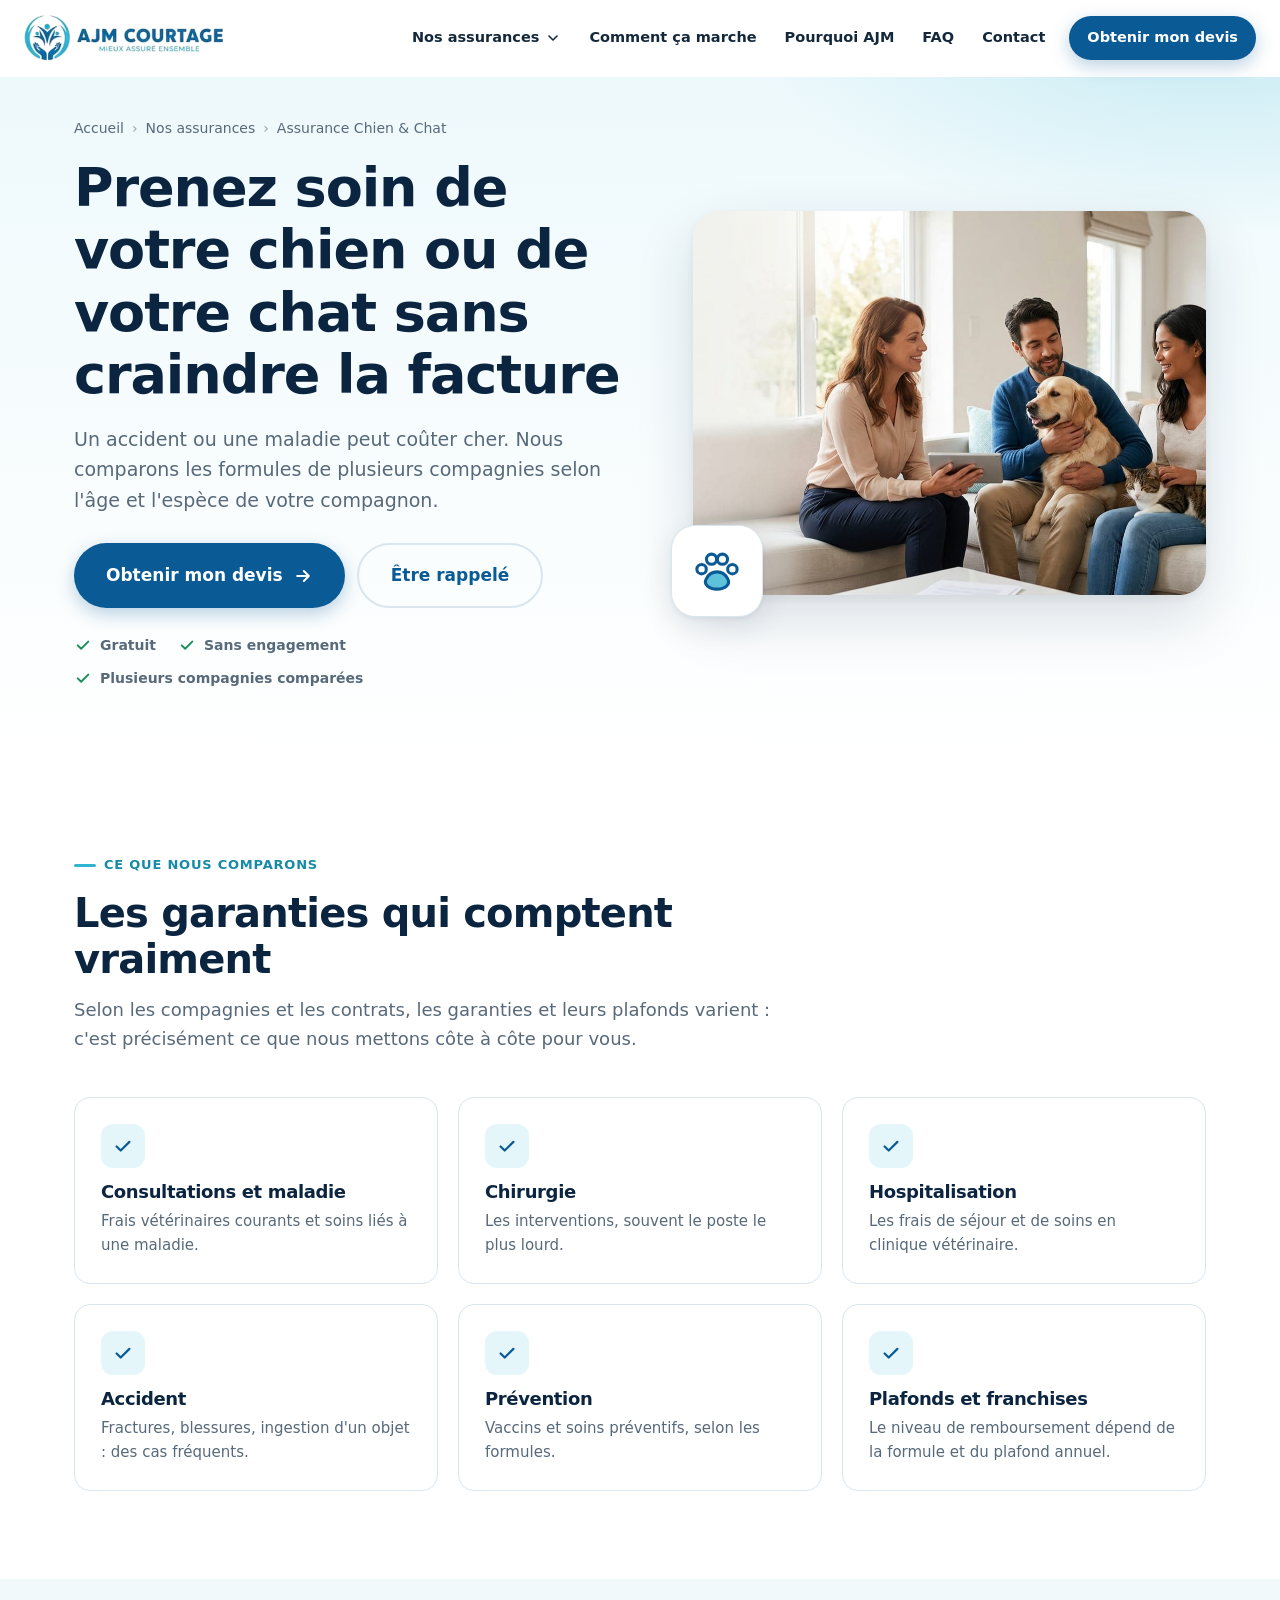
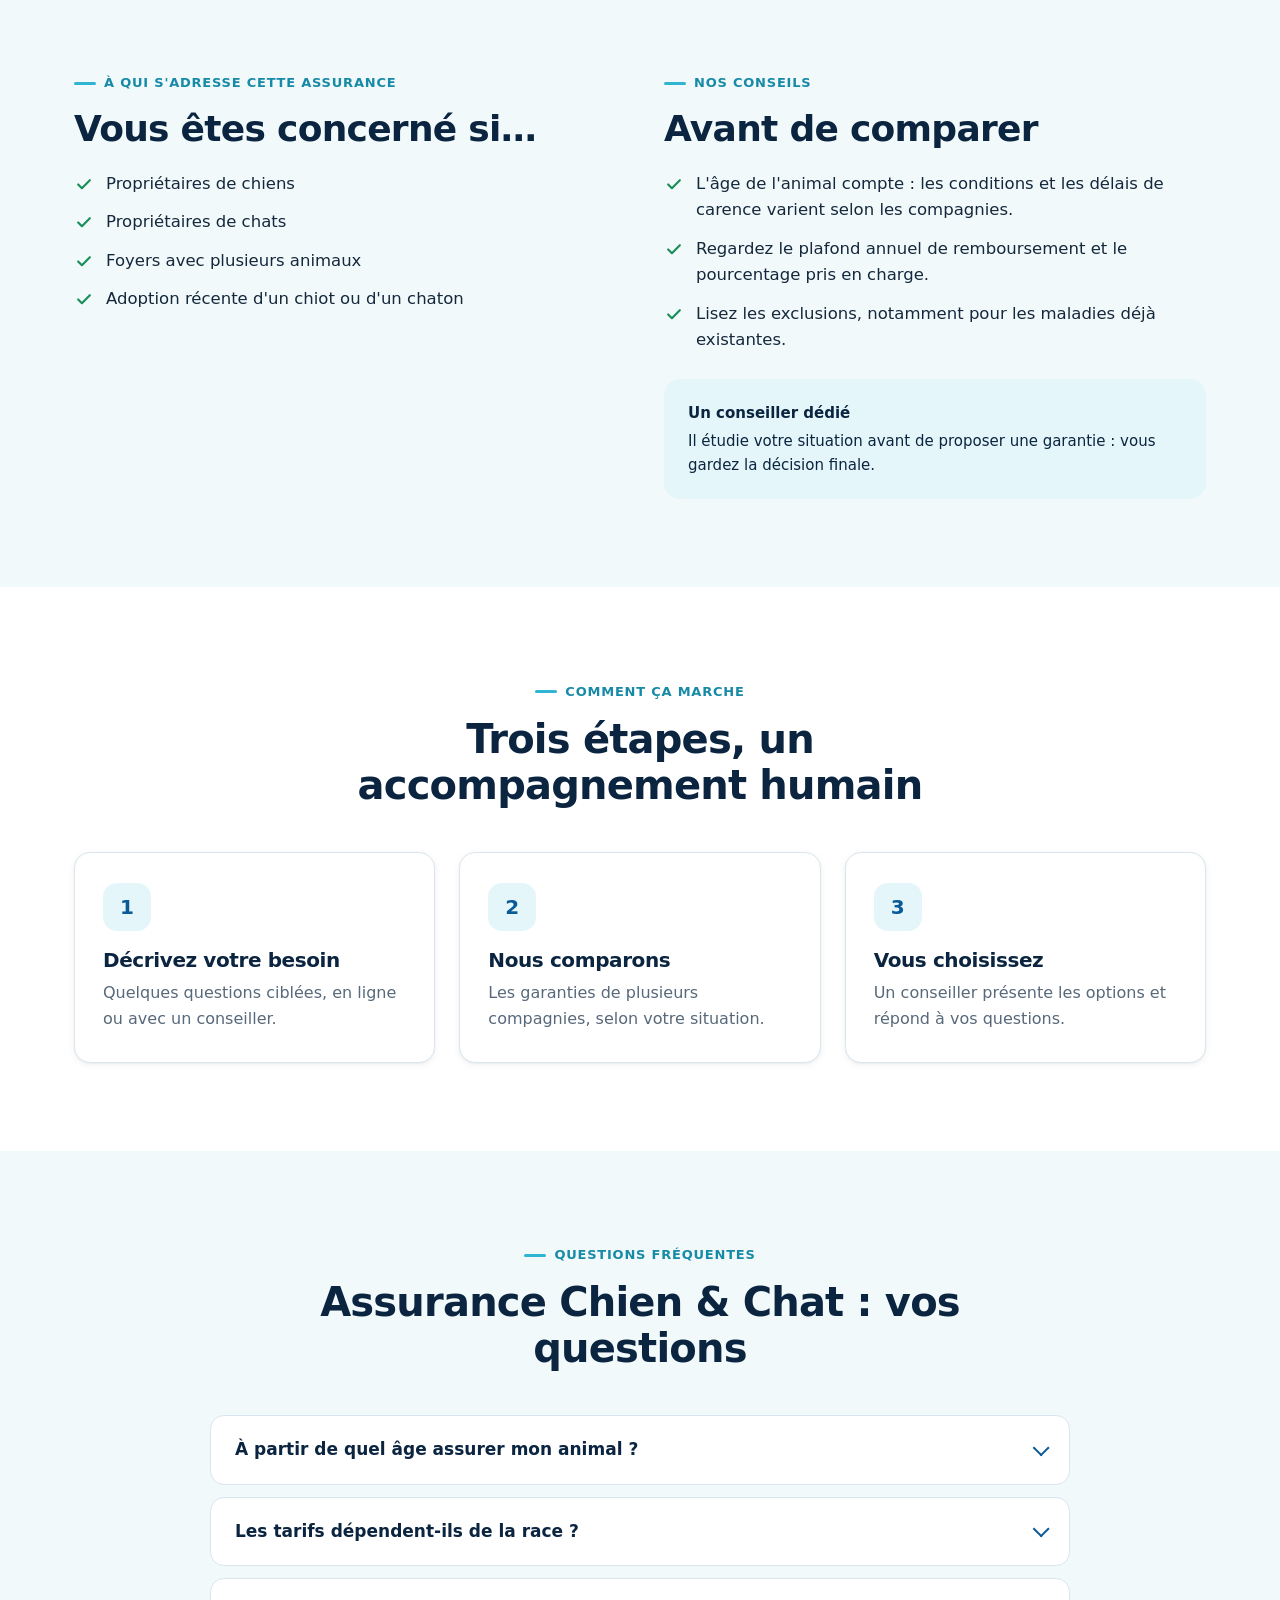
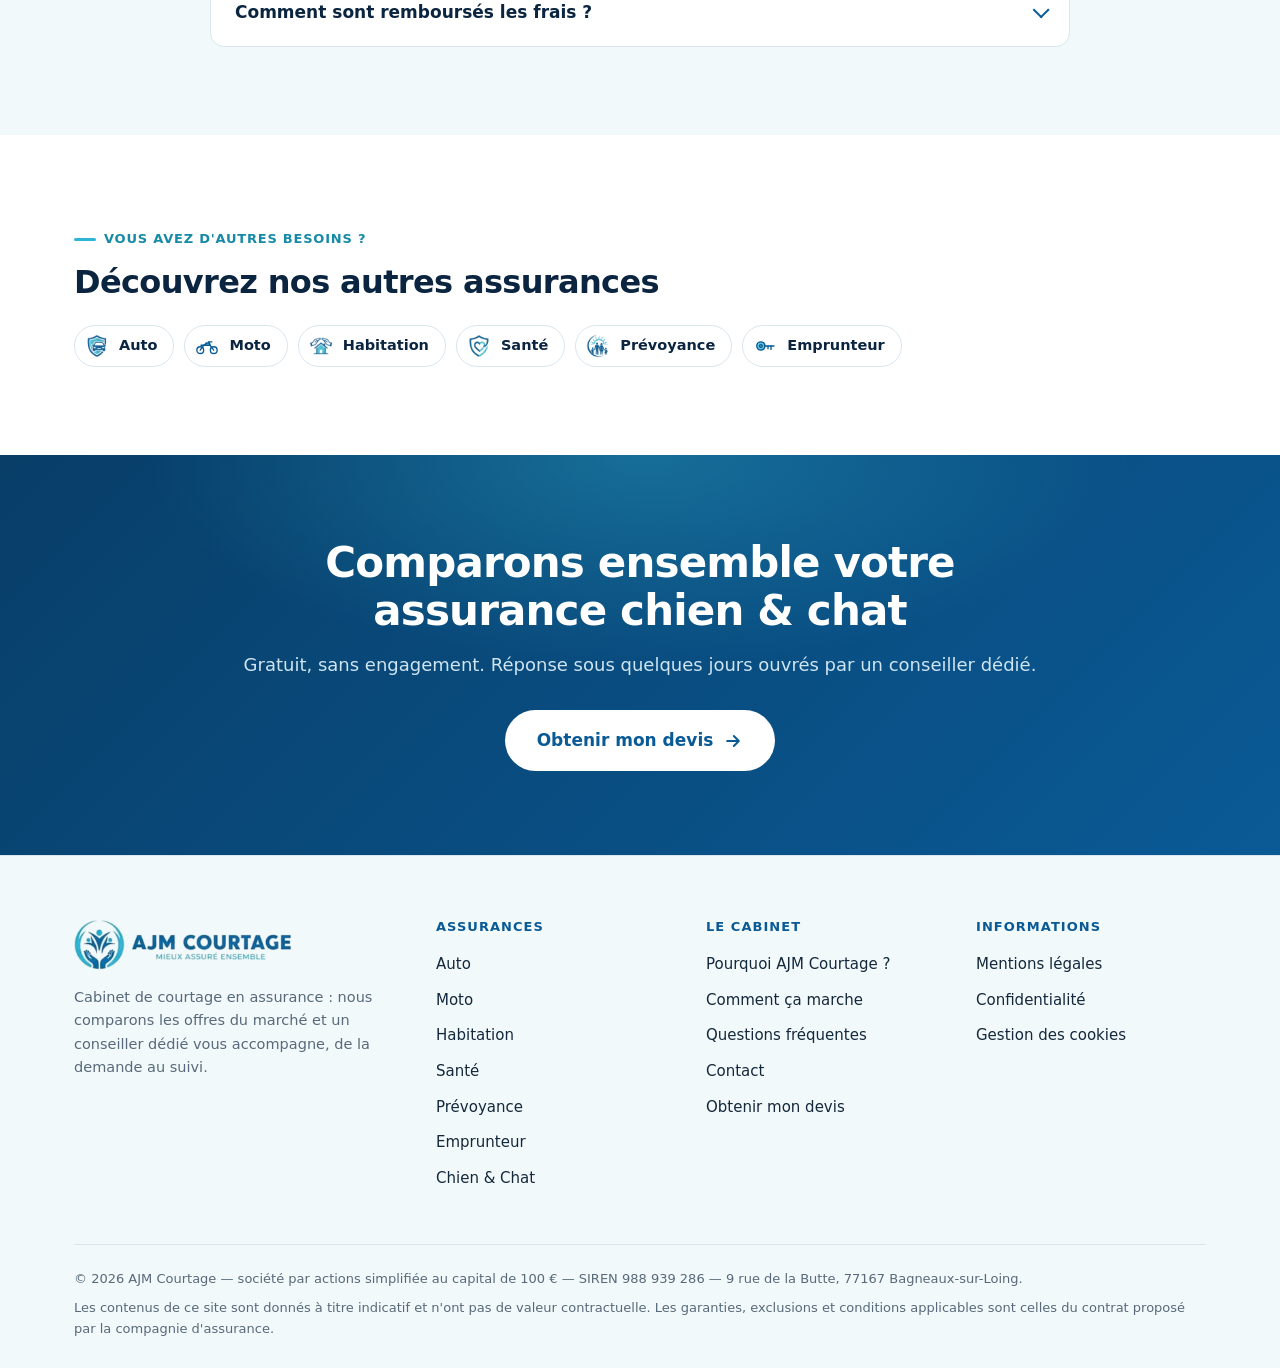
<file: assurance-chien-chat.html>
<!DOCTYPE html>
<html lang="fr">
<head>
<meta charset="utf-8">
<meta name="viewport" content="width=device-width, initial-scale=1">
<title>Assurance chien et chat : comparez | AJM Courtage</title>
<meta name="description" content="Assurance chien et chat : consultations, chirurgie, hospitalisation. AJM Courtage compare plusieurs compagnies. Gratuit et sans engagement.">
<meta name="theme-color" content="#0a5a96">
<meta property="og:type" content="website">
<meta property="og:title" content="Assurance chien et chat : comparez | AJM Courtage">
<meta property="og:description" content="Assurance chien et chat : consultations, chirurgie, hospitalisation. AJM Courtage compare plusieurs compagnies. Gratuit et sans engagement.">
<meta property="og:locale" content="fr_FR">
<link rel="icon" type="image/png" sizes="64x64" href="assets/favicon-64.png">
<link rel="apple-touch-icon" href="assets/favicon-192.png">
<link rel="stylesheet" href="css/style.css?v=5">
<script type="application/ld+json">{"@context": "https://schema.org", "@type": "FAQPage", "mainEntity": [{"@type": "Question", "name": "À partir de quel âge assurer mon animal ?", "acceptedAnswer": {"@type": "Answer", "text": "Dès le plus jeune âge. Les conditions d'admission et les tarifs varient selon la compagnie et l'âge de l'animal."}}, {"@type": "Question", "name": "Les tarifs dépendent-ils de la race ?", "acceptedAnswer": {"@type": "Answer", "text": "Oui, de l'espèce, de la race et de l'âge notamment. Indiquez-les dans votre demande."}}, {"@type": "Question", "name": "Comment sont remboursés les frais ?", "acceptedAnswer": {"@type": "Answer", "text": "Selon la formule : généralement un pourcentage des frais, dans la limite d'un plafond annuel."}}]}</script>
</head>
<body>
<a class="skip" href="#contenu">Aller au contenu</a>
<header class="site-header">
  <div class="wrap header-inner">
    <a class="brand" href="index.html" aria-label="AJM Courtage — accueil"><img src="assets/logo-ajm-courtage.png" alt="AJM Courtage — Mieux assuré ensemble" width="200" height="46"></a>
    <button class="burger" aria-expanded="false" aria-controls="nav" aria-label="Ouvrir le menu"><span></span></button>
    <nav class="nav" id="nav" aria-label="Navigation principale">
      <div class="menu-wrap">
        <button class="nav-trigger" aria-expanded="false" aria-controls="mega">Nos assurances <svg width="16" height="16" viewBox="0 0 24 24" fill="none" stroke="currentColor" stroke-width="2.4" stroke-linecap="round" stroke-linejoin="round" aria-hidden="true"><path d="M6 9l6 6 6-6"/></svg></button>
        <div class="mega" id="mega">
<a href="assurance-auto.html"><span class="ico"><img src="assets/icone-auto.png" alt="" width="64" height="64" class=""></span><span><strong>Assurance Auto</strong><small>Tiers, tous risques, jeune conducteur</small></span></a>
<a href="assurance-moto.html"><span class="ico"><svg class="" viewBox="0 0 64 64" fill="none" stroke="#0a5a96" stroke-width="3.6" stroke-linecap="round" stroke-linejoin="round" aria-hidden="true"><circle cx="14" cy="43" r="9"/><circle cx="50" cy="43" r="9"/><path d="M14 43l9-13h17l10 13"/><path d="M40 30l-4-9h9"/><path d="M25 30l5-6h9v6z" fill="#5ec3da"/><path d="M16 30h9"/></svg></span><span><strong>Assurance Moto</strong><small>Scooter, routière, sportive, équipements</small></span></a>
<a href="assurance-habitation.html"><span class="ico"><img src="assets/icone-habitation.png" alt="" width="64" height="64" class=""></span><span><strong>Assurance Habitation</strong><small>Dégâts des eaux, incendie, vol, responsabilité civile</small></span></a>
<a href="assurance-sante.html"><span class="ico"><img src="assets/icone-sante.png" alt="" width="64" height="64" class=""></span><span><strong>Assurance Santé</strong><small>Consultations, hospitalisation, optique, dentaire</small></span></a>
<a href="prevoyance.html"><span class="ico"><img src="assets/icone-famille.png" alt="" width="64" height="64" class=""></span><span><strong>Prévoyance</strong><small>Arrêt de travail, invalidité, décès</small></span></a>
<a href="assurance-emprunteur.html"><span class="ico"><svg class="" viewBox="0 0 64 64" fill="none" stroke="#0a5a96" stroke-width="3.6" stroke-linecap="round" stroke-linejoin="round" aria-hidden="true"><circle cx="21" cy="32" r="11" fill="#5ec3da"/><circle cx="21" cy="32" r="3.6"/><path d="M32 32h24"/><path d="M48 32v9"/><path d="M40 32v7"/></svg></span><span><strong>Assurance Emprunteur</strong><small>Achat immobilier, délégation d&#x27;assurance</small></span></a>
<a href="assurance-chien-chat.html"><span class="ico"><svg class="" viewBox="0 0 64 64" fill="none" stroke="#0a5a96" stroke-width="3.4" stroke-linejoin="round" aria-hidden="true"><path d="M32 52c-9 0-15-5-12-11 2-4 6-8 12-8s10 4 12 8c3 6-3 11-12 11z" fill="#5ec3da"/><circle cx="15" cy="30" r="5.2"/><circle cx="26" cy="19" r="5.6"/><circle cx="38" cy="19" r="5.6"/><circle cx="49" cy="30" r="5.2"/></svg></span><span><strong>Assurance Chien & Chat</strong><small>Consultations, chirurgie, hospitalisation</small></span></a>
        </div>
      </div>
      <a href="index.html#etapes" class="hide-md">Comment ça marche</a>
      <a href="index.html#pourquoi" class="hide-md">Pourquoi AJM</a>
      <a href="index.html#faq" class="hide-md">FAQ</a>
      <a href="index.html#contact">Contact</a>
      <div class="header-cta">
        <a class="btn btn-ghost btn-sm" href="index.html#rappel">Être rappelé</a>
        <a class="btn btn-primary btn-sm" href="devis.html">Obtenir mon devis</a>
      </div>
    </nav>
  </div>
</header>

<main id="contenu">

<section class="phero">
  <div class="wrap phero-grid">
    <div>
      <nav class="crumbs" aria-label="Fil d'Ariane"><a href="index.html">Accueil</a><span>›</span><a href="index.html#produits">Nos assurances</a><span>›</span>Assurance Chien & Chat</nav>
      <h1>Prenez soin de votre chien ou de votre chat sans craindre la facture</h1>
      <p class="lead">Un accident ou une maladie peut coûter cher. Nous comparons les formules de plusieurs compagnies selon l&#x27;âge et l&#x27;espèce de votre compagnon.</p>
      <div class="actions">
        <a class="btn btn-primary btn-lg" href="devis.html?besoin=animaux">Obtenir mon devis <svg width="20" height="20" viewBox="0 0 24 24" fill="none" stroke="currentColor" stroke-width="2.4" stroke-linecap="round" stroke-linejoin="round" aria-hidden="true"><path d="M5 12h14M13 6l6 6-6 6"/></svg></a>
        <a class="btn btn-ghost btn-lg" href="index.html#rappel">Être rappelé</a>
      </div>
      <div class="phero-badges"><span><svg width="18" height="18" viewBox="0 0 24 24" fill="none" stroke="currentColor" stroke-width="2.6" stroke-linecap="round" stroke-linejoin="round" aria-hidden="true"><path d="M5 12.5l4.5 4.5L19 7.5"/></svg> Gratuit</span><span><svg width="18" height="18" viewBox="0 0 24 24" fill="none" stroke="currentColor" stroke-width="2.6" stroke-linecap="round" stroke-linejoin="round" aria-hidden="true"><path d="M5 12.5l4.5 4.5L19 7.5"/></svg> Sans engagement</span><span><svg width="18" height="18" viewBox="0 0 24 24" fill="none" stroke="currentColor" stroke-width="2.6" stroke-linecap="round" stroke-linejoin="round" aria-hidden="true"><path d="M5 12.5l4.5 4.5L19 7.5"/></svg> Plusieurs compagnies comparées</span></div>
    </div>
    <div class="phero-photo">
      <div class="frame"><img src="assets/hero-chien-chat.jpg" alt="Une conseillère AJM Courtage présente une assurance pour animaux à un couple, avec leur chien et leur chat" width="1376" height="768" fetchpriority="high"></div>
      <div class="float-ic"><svg class="" viewBox="0 0 64 64" fill="none" stroke="#0a5a96" stroke-width="3.4" stroke-linejoin="round" aria-hidden="true"><path d="M32 52c-9 0-15-5-12-11 2-4 6-8 12-8s10 4 12 8c3 6-3 11-12 11z" fill="#5ec3da"/><circle cx="15" cy="30" r="5.2"/><circle cx="26" cy="19" r="5.6"/><circle cx="38" cy="19" r="5.6"/><circle cx="49" cy="30" r="5.2"/></svg></div>
    </div>
  </div>
</section>

<section class="section">
  <div class="wrap">
    <div class="section-head reveal"><span class="eyebrow">Ce que nous comparons</span><h2>Les garanties qui comptent vraiment</h2><p>Selon les compagnies et les contrats, les garanties et leurs plafonds varient : c'est précisément ce que nous mettons côte à côte pour vous.</p></div>
    <div class="cover"><div class="cover-item reveal"><div class="ic"><svg width="22" height="22" viewBox="0 0 24 24" fill="none" stroke="currentColor" stroke-width="2.4" stroke-linecap="round" stroke-linejoin="round" aria-hidden="true"><path d="M5 12.5l4.5 4.5L19 7.5"/></svg></div><h3>Consultations et maladie</h3><p>Frais vétérinaires courants et soins liés à une maladie.</p></div><div class="cover-item reveal"><div class="ic"><svg width="22" height="22" viewBox="0 0 24 24" fill="none" stroke="currentColor" stroke-width="2.4" stroke-linecap="round" stroke-linejoin="round" aria-hidden="true"><path d="M5 12.5l4.5 4.5L19 7.5"/></svg></div><h3>Chirurgie</h3><p>Les interventions, souvent le poste le plus lourd.</p></div><div class="cover-item reveal"><div class="ic"><svg width="22" height="22" viewBox="0 0 24 24" fill="none" stroke="currentColor" stroke-width="2.4" stroke-linecap="round" stroke-linejoin="round" aria-hidden="true"><path d="M5 12.5l4.5 4.5L19 7.5"/></svg></div><h3>Hospitalisation</h3><p>Les frais de séjour et de soins en clinique vétérinaire.</p></div><div class="cover-item reveal"><div class="ic"><svg width="22" height="22" viewBox="0 0 24 24" fill="none" stroke="currentColor" stroke-width="2.4" stroke-linecap="round" stroke-linejoin="round" aria-hidden="true"><path d="M5 12.5l4.5 4.5L19 7.5"/></svg></div><h3>Accident</h3><p>Fractures, blessures, ingestion d&#x27;un objet : des cas fréquents.</p></div><div class="cover-item reveal"><div class="ic"><svg width="22" height="22" viewBox="0 0 24 24" fill="none" stroke="currentColor" stroke-width="2.4" stroke-linecap="round" stroke-linejoin="round" aria-hidden="true"><path d="M5 12.5l4.5 4.5L19 7.5"/></svg></div><h3>Prévention</h3><p>Vaccins et soins préventifs, selon les formules.</p></div><div class="cover-item reveal"><div class="ic"><svg width="22" height="22" viewBox="0 0 24 24" fill="none" stroke="currentColor" stroke-width="2.4" stroke-linecap="round" stroke-linejoin="round" aria-hidden="true"><path d="M5 12.5l4.5 4.5L19 7.5"/></svg></div><h3>Plafonds et franchises</h3><p>Le niveau de remboursement dépend de la formule et du plafond annuel.</p></div></div>
  </div>
</section>

<section class="section section--mist">
  <div class="wrap split">
    <div class="reveal"><span class="eyebrow">À qui s'adresse cette assurance</span><h2 style="font-size:clamp(26px,3vw,36px);margin-bottom:22px">Vous êtes concerné si…</h2><ul class="checks"><li><svg width="20" height="20" viewBox="0 0 24 24" fill="none" stroke="currentColor" stroke-width="2.6" stroke-linecap="round" stroke-linejoin="round" aria-hidden="true"><path d="M5 12.5l4.5 4.5L19 7.5"/></svg><span>Propriétaires de chiens</span></li><li><svg width="20" height="20" viewBox="0 0 24 24" fill="none" stroke="currentColor" stroke-width="2.6" stroke-linecap="round" stroke-linejoin="round" aria-hidden="true"><path d="M5 12.5l4.5 4.5L19 7.5"/></svg><span>Propriétaires de chats</span></li><li><svg width="20" height="20" viewBox="0 0 24 24" fill="none" stroke="currentColor" stroke-width="2.6" stroke-linecap="round" stroke-linejoin="round" aria-hidden="true"><path d="M5 12.5l4.5 4.5L19 7.5"/></svg><span>Foyers avec plusieurs animaux</span></li><li><svg width="20" height="20" viewBox="0 0 24 24" fill="none" stroke="currentColor" stroke-width="2.6" stroke-linecap="round" stroke-linejoin="round" aria-hidden="true"><path d="M5 12.5l4.5 4.5L19 7.5"/></svg><span>Adoption récente d&#x27;un chiot ou d&#x27;un chaton</span></li></ul></div>
    <div class="reveal"><span class="eyebrow">Nos conseils</span><h2 style="font-size:clamp(26px,3vw,36px);margin-bottom:22px">Avant de comparer</h2><ul class="checks"><li><svg width="20" height="20" viewBox="0 0 24 24" fill="none" stroke="currentColor" stroke-width="2.6" stroke-linecap="round" stroke-linejoin="round" aria-hidden="true"><path d="M5 12.5l4.5 4.5L19 7.5"/></svg><span>L&#x27;âge de l&#x27;animal compte : les conditions et les délais de carence varient selon les compagnies.</span></li><li><svg width="20" height="20" viewBox="0 0 24 24" fill="none" stroke="currentColor" stroke-width="2.6" stroke-linecap="round" stroke-linejoin="round" aria-hidden="true"><path d="M5 12.5l4.5 4.5L19 7.5"/></svg><span>Regardez le plafond annuel de remboursement et le pourcentage pris en charge.</span></li><li><svg width="20" height="20" viewBox="0 0 24 24" fill="none" stroke="currentColor" stroke-width="2.6" stroke-linecap="round" stroke-linejoin="round" aria-hidden="true"><path d="M5 12.5l4.5 4.5L19 7.5"/></svg><span>Lisez les exclusions, notamment pour les maladies déjà existantes.</span></li></ul>
      <div class="note" style="margin-top:26px"><strong>Un conseiller dédié</strong>Il étudie votre situation avant de proposer une garantie : vous gardez la décision finale.</div></div>
  </div>
</section>

<section class="section" id="etapes">
  <div class="wrap">
    <div class="section-head section-head--center reveal"><span class="eyebrow">Comment ça marche</span><h2>Trois étapes, un accompagnement humain</h2></div>
    <div class="steps">
      <div class="step reveal"><div class="num">1</div><h3>Décrivez votre besoin</h3><p>Quelques questions ciblées, en ligne ou avec un conseiller.</p></div>
      <div class="step reveal"><div class="num">2</div><h3>Nous comparons</h3><p>Les garanties de plusieurs compagnies, selon votre situation.</p></div>
      <div class="step reveal"><div class="num">3</div><h3>Vous choisissez</h3><p>Un conseiller présente les options et répond à vos questions.</p></div>
    </div>
  </div>
</section>

<section class="section section--mist">
  <div class="wrap">
    <div class="section-head section-head--center reveal"><span class="eyebrow">Questions fréquentes</span><h2>Assurance Chien & Chat : vos questions</h2></div>
    <div class="faq reveal">
<details><summary>À partir de quel âge assurer mon animal ?</summary><div class="answer"><p>Dès le plus jeune âge. Les conditions d&#x27;admission et les tarifs varient selon la compagnie et l&#x27;âge de l&#x27;animal.</p></div></details>
<details><summary>Les tarifs dépendent-ils de la race ?</summary><div class="answer"><p>Oui, de l&#x27;espèce, de la race et de l&#x27;âge notamment. Indiquez-les dans votre demande.</p></div></details>
<details><summary>Comment sont remboursés les frais ?</summary><div class="answer"><p>Selon la formule : généralement un pourcentage des frais, dans la limite d&#x27;un plafond annuel.</p></div></details>
    </div>
  </div>
</section>

<section class="section">
  <div class="wrap">
    <div class="section-head reveal" style="margin-bottom:24px"><span class="eyebrow">Vous avez d'autres besoins&nbsp;?</span><h2 style="font-size:clamp(24px,2.8vw,32px)">Découvrez nos autres assurances</h2></div>
    <div class="other-products reveal"><a href="assurance-auto.html"><img src="assets/icone-auto.png" alt="" width="64" height="64" class="">Auto</a><a href="assurance-moto.html"><svg class="" viewBox="0 0 64 64" fill="none" stroke="#0a5a96" stroke-width="3.6" stroke-linecap="round" stroke-linejoin="round" aria-hidden="true"><circle cx="14" cy="43" r="9"/><circle cx="50" cy="43" r="9"/><path d="M14 43l9-13h17l10 13"/><path d="M40 30l-4-9h9"/><path d="M25 30l5-6h9v6z" fill="#5ec3da"/><path d="M16 30h9"/></svg>Moto</a><a href="assurance-habitation.html"><img src="assets/icone-habitation.png" alt="" width="64" height="64" class="">Habitation</a><a href="assurance-sante.html"><img src="assets/icone-sante.png" alt="" width="64" height="64" class="">Santé</a><a href="prevoyance.html"><img src="assets/icone-famille.png" alt="" width="64" height="64" class="">Prévoyance</a><a href="assurance-emprunteur.html"><svg class="" viewBox="0 0 64 64" fill="none" stroke="#0a5a96" stroke-width="3.6" stroke-linecap="round" stroke-linejoin="round" aria-hidden="true"><circle cx="21" cy="32" r="11" fill="#5ec3da"/><circle cx="21" cy="32" r="3.6"/><path d="M32 32h24"/><path d="M48 32v9"/><path d="M40 32v7"/></svg>Emprunteur</a></div>
  </div>
</section>

<section class="final-cta">
  <div class="wrap">
    <h2>Comparons ensemble votre assurance chien & chat</h2>
    <p>Gratuit, sans engagement. Réponse sous quelques jours ouvrés par un conseiller dédié.</p>
    <div class="actions"><a class="btn btn-white btn-lg" href="devis.html?besoin=animaux">Obtenir mon devis <svg width="20" height="20" viewBox="0 0 24 24" fill="none" stroke="currentColor" stroke-width="2.4" stroke-linecap="round" stroke-linejoin="round" aria-hidden="true"><path d="M5 12h14M13 6l6 6-6 6"/></svg></a></div>
  </div>
</section>

</main>
<footer class="site-footer">
  <div class="wrap">
    <div class="footer-grid">
      <div class="footer-brand">
        <img src="assets/logo-ajm-courtage.png" alt="AJM Courtage — Mieux assuré ensemble" width="218" height="50" loading="lazy">
        <p>Cabinet de courtage en assurance : nous comparons les offres du marché et un conseiller dédié vous accompagne, de la demande au suivi.</p>
      </div>
      <div class="footer-col"><h4>Assurances</h4><ul><li><a href="assurance-auto.html">Auto</a></li><li><a href="assurance-moto.html">Moto</a></li><li><a href="assurance-habitation.html">Habitation</a></li><li><a href="assurance-sante.html">Santé</a></li><li><a href="prevoyance.html">Prévoyance</a></li><li><a href="assurance-emprunteur.html">Emprunteur</a></li><li><a href="assurance-chien-chat.html">Chien & Chat</a></li></ul></div>
      <div class="footer-col"><h4>Le cabinet</h4><ul>
        <li><a href="index.html#pourquoi">Pourquoi AJM Courtage ?</a></li>
        <li><a href="index.html#etapes">Comment ça marche</a></li>
        <li><a href="index.html#faq">Questions fréquentes</a></li>
        <li><a href="index.html#contact">Contact</a></li>
        <li><a href="devis.html">Obtenir mon devis</a></li>
      </ul></div>
      <div class="footer-col"><h4>Informations</h4><ul>
        <li><a href="mentions-legales.html">Mentions légales</a></li>
        <li><a href="confidentialite.html">Confidentialité</a></li>
        <li><a href="cookies.html">Gestion des cookies</a></li>
      </ul></div>
    </div>
    <div class="legal-bar">
      <!-- À COMPLÉTER avant mise en ligne : n° d'immatriculation ORIAS, garantie financière / RCP,
           coordonnées de l'ACPR et du médiateur de l'assurance (obligations d'information des courtiers). -->
      <p>© 2026 AJM Courtage — société par actions simplifiée au capital de 100 € — SIREN 988 939 286 — 9 rue de la Butte, 77167 Bagneaux-sur-Loing.</p>
      <p>Les contenus de ce site sont donnés à titre indicatif et n'ont pas de valeur contractuelle. Les garanties, exclusions et conditions applicables sont celles du contrat proposé par la compagnie d'assurance.</p>
    </div>
  </div>
</footer>
<script src="js/main.js?v=5" defer></script>
</body>
</html>
</file>
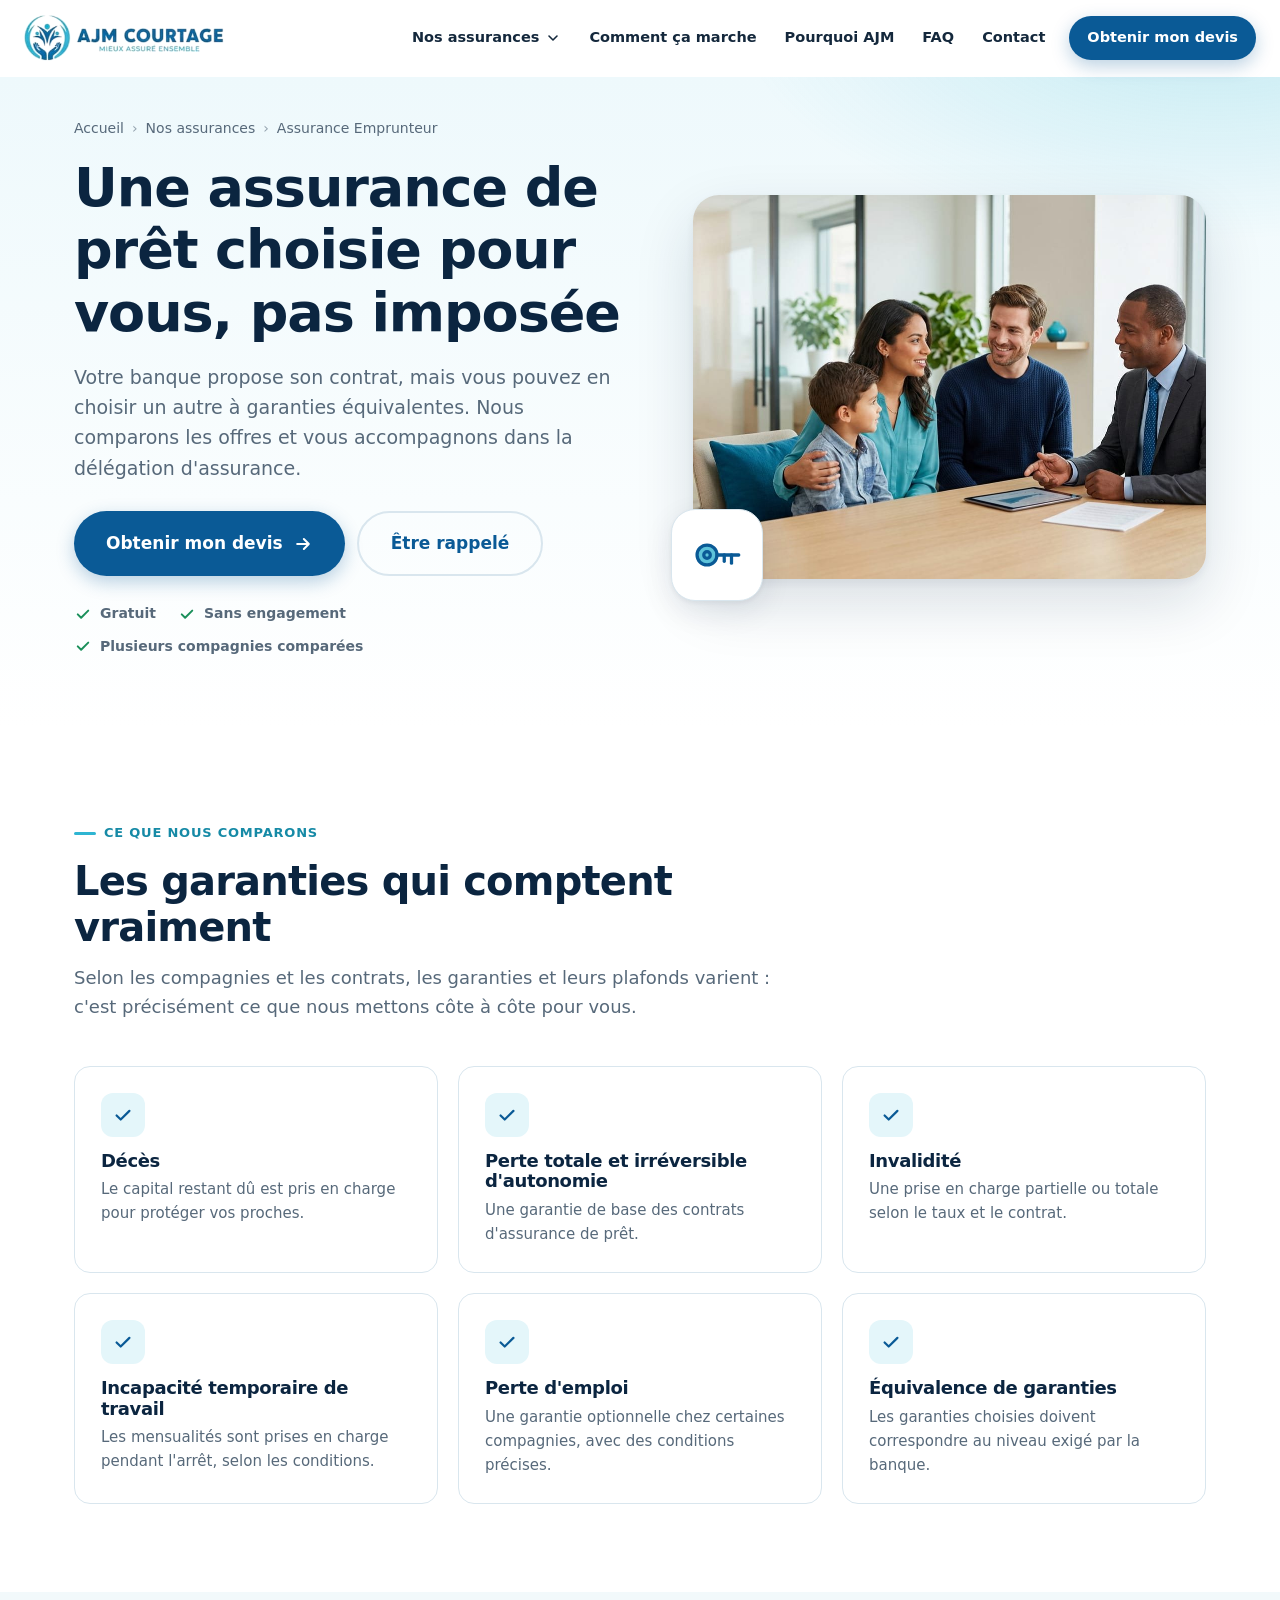
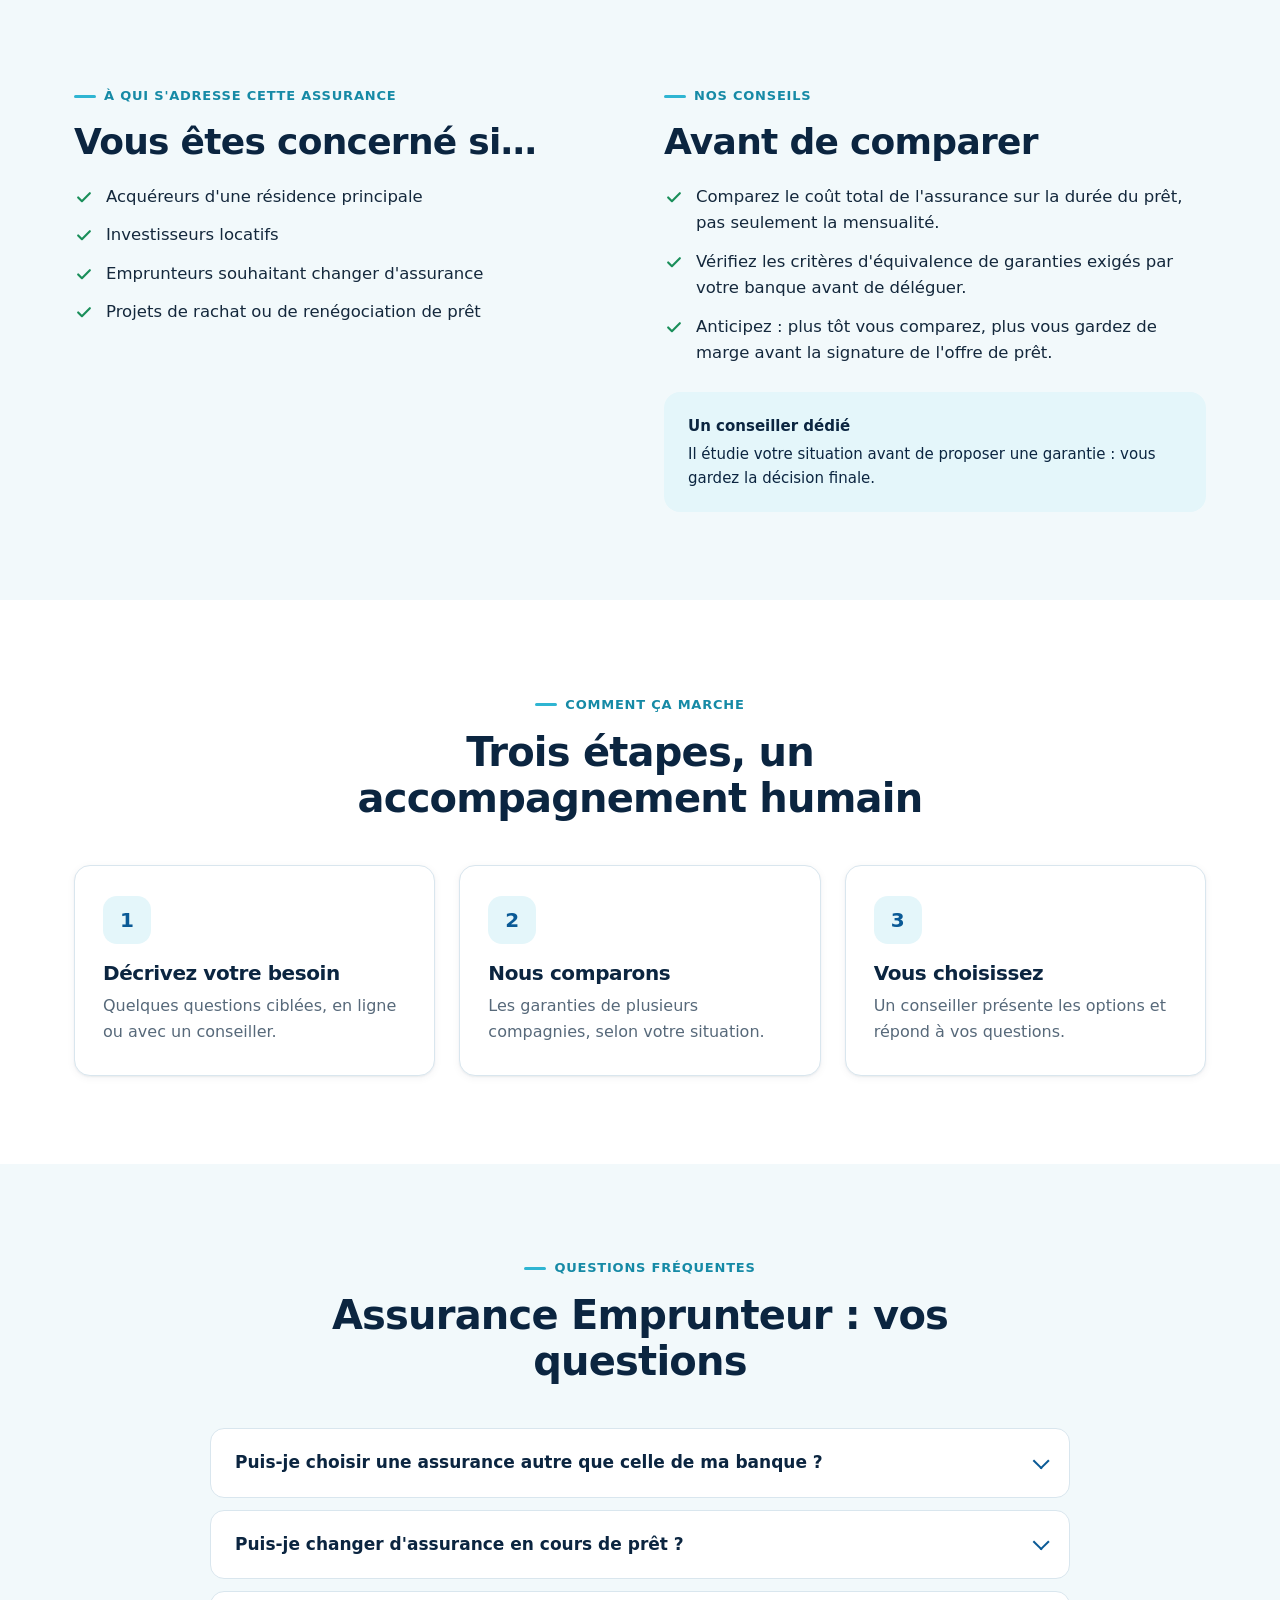
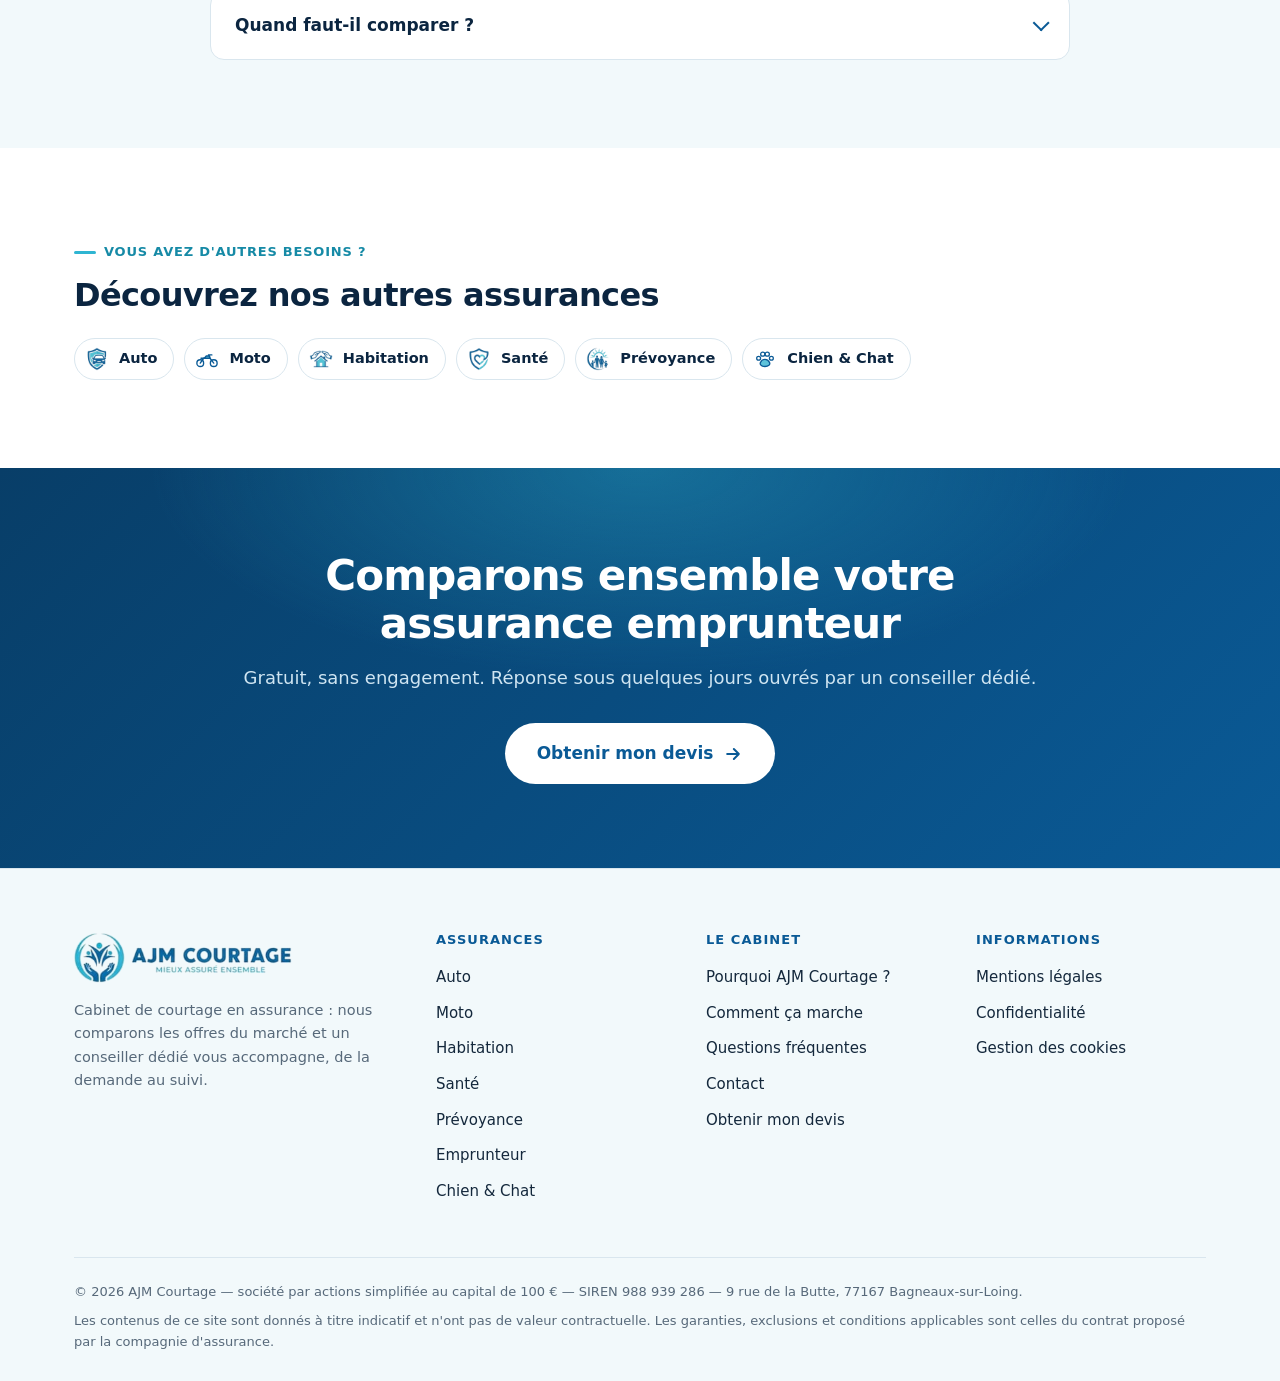
<file: assurance-emprunteur.html>
<!DOCTYPE html>
<html lang="fr">
<head>
<meta charset="utf-8">
<meta name="viewport" content="width=device-width, initial-scale=1">
<title>Assurance emprunteur : délégation d&#x27;assurance | AJM Courtage</title>
<meta name="description" content="Assurance de prêt immobilier : AJM Courtage compare plusieurs compagnies et vous accompagne dans la délégation d&#x27;assurance. Gratuit et sans engagement.">
<meta name="theme-color" content="#0a5a96">
<meta property="og:type" content="website">
<meta property="og:title" content="Assurance emprunteur : délégation d&#x27;assurance | AJM Courtage">
<meta property="og:description" content="Assurance de prêt immobilier : AJM Courtage compare plusieurs compagnies et vous accompagne dans la délégation d&#x27;assurance. Gratuit et sans engagement.">
<meta property="og:locale" content="fr_FR">
<link rel="icon" type="image/png" sizes="64x64" href="assets/favicon-64.png">
<link rel="apple-touch-icon" href="assets/favicon-192.png">
<link rel="stylesheet" href="css/style.css?v=5">
<script type="application/ld+json">{"@context": "https://schema.org", "@type": "FAQPage", "mainEntity": [{"@type": "Question", "name": "Puis-je choisir une assurance autre que celle de ma banque ?", "acceptedAnswer": {"@type": "Answer", "text": "Oui, c'est la délégation d'assurance, à condition d'offrir un niveau de garanties équivalent à celui exigé par la banque."}}, {"@type": "Question", "name": "Puis-je changer d'assurance en cours de prêt ?", "acceptedAnswer": {"@type": "Answer", "text": "En France, la loi permet de changer d'assurance emprunteur à tout moment, sous réserve de l'équivalence des garanties."}}, {"@type": "Question", "name": "Quand faut-il comparer ?", "acceptedAnswer": {"@type": "Answer", "text": "Dès que votre projet est lancé. Un conseiller vous indique les documents utiles, comme l'offre de prêt et le tableau d'amortissement."}}]}</script>
</head>
<body>
<a class="skip" href="#contenu">Aller au contenu</a>
<header class="site-header">
  <div class="wrap header-inner">
    <a class="brand" href="index.html" aria-label="AJM Courtage — accueil"><img src="assets/logo-ajm-courtage.png" alt="AJM Courtage — Mieux assuré ensemble" width="200" height="46"></a>
    <button class="burger" aria-expanded="false" aria-controls="nav" aria-label="Ouvrir le menu"><span></span></button>
    <nav class="nav" id="nav" aria-label="Navigation principale">
      <div class="menu-wrap">
        <button class="nav-trigger" aria-expanded="false" aria-controls="mega">Nos assurances <svg width="16" height="16" viewBox="0 0 24 24" fill="none" stroke="currentColor" stroke-width="2.4" stroke-linecap="round" stroke-linejoin="round" aria-hidden="true"><path d="M6 9l6 6 6-6"/></svg></button>
        <div class="mega" id="mega">
<a href="assurance-auto.html"><span class="ico"><img src="assets/icone-auto.png" alt="" width="64" height="64" class=""></span><span><strong>Assurance Auto</strong><small>Tiers, tous risques, jeune conducteur</small></span></a>
<a href="assurance-moto.html"><span class="ico"><svg class="" viewBox="0 0 64 64" fill="none" stroke="#0a5a96" stroke-width="3.6" stroke-linecap="round" stroke-linejoin="round" aria-hidden="true"><circle cx="14" cy="43" r="9"/><circle cx="50" cy="43" r="9"/><path d="M14 43l9-13h17l10 13"/><path d="M40 30l-4-9h9"/><path d="M25 30l5-6h9v6z" fill="#5ec3da"/><path d="M16 30h9"/></svg></span><span><strong>Assurance Moto</strong><small>Scooter, routière, sportive, équipements</small></span></a>
<a href="assurance-habitation.html"><span class="ico"><img src="assets/icone-habitation.png" alt="" width="64" height="64" class=""></span><span><strong>Assurance Habitation</strong><small>Dégâts des eaux, incendie, vol, responsabilité civile</small></span></a>
<a href="assurance-sante.html"><span class="ico"><img src="assets/icone-sante.png" alt="" width="64" height="64" class=""></span><span><strong>Assurance Santé</strong><small>Consultations, hospitalisation, optique, dentaire</small></span></a>
<a href="prevoyance.html"><span class="ico"><img src="assets/icone-famille.png" alt="" width="64" height="64" class=""></span><span><strong>Prévoyance</strong><small>Arrêt de travail, invalidité, décès</small></span></a>
<a href="assurance-emprunteur.html"><span class="ico"><svg class="" viewBox="0 0 64 64" fill="none" stroke="#0a5a96" stroke-width="3.6" stroke-linecap="round" stroke-linejoin="round" aria-hidden="true"><circle cx="21" cy="32" r="11" fill="#5ec3da"/><circle cx="21" cy="32" r="3.6"/><path d="M32 32h24"/><path d="M48 32v9"/><path d="M40 32v7"/></svg></span><span><strong>Assurance Emprunteur</strong><small>Achat immobilier, délégation d&#x27;assurance</small></span></a>
<a href="assurance-chien-chat.html"><span class="ico"><svg class="" viewBox="0 0 64 64" fill="none" stroke="#0a5a96" stroke-width="3.4" stroke-linejoin="round" aria-hidden="true"><path d="M32 52c-9 0-15-5-12-11 2-4 6-8 12-8s10 4 12 8c3 6-3 11-12 11z" fill="#5ec3da"/><circle cx="15" cy="30" r="5.2"/><circle cx="26" cy="19" r="5.6"/><circle cx="38" cy="19" r="5.6"/><circle cx="49" cy="30" r="5.2"/></svg></span><span><strong>Assurance Chien & Chat</strong><small>Consultations, chirurgie, hospitalisation</small></span></a>
        </div>
      </div>
      <a href="index.html#etapes" class="hide-md">Comment ça marche</a>
      <a href="index.html#pourquoi" class="hide-md">Pourquoi AJM</a>
      <a href="index.html#faq" class="hide-md">FAQ</a>
      <a href="index.html#contact">Contact</a>
      <div class="header-cta">
        <a class="btn btn-ghost btn-sm" href="index.html#rappel">Être rappelé</a>
        <a class="btn btn-primary btn-sm" href="devis.html">Obtenir mon devis</a>
      </div>
    </nav>
  </div>
</header>

<main id="contenu">

<section class="phero">
  <div class="wrap phero-grid">
    <div>
      <nav class="crumbs" aria-label="Fil d'Ariane"><a href="index.html">Accueil</a><span>›</span><a href="index.html#produits">Nos assurances</a><span>›</span>Assurance Emprunteur</nav>
      <h1>Une assurance de prêt choisie pour vous, pas imposée</h1>
      <p class="lead">Votre banque propose son contrat, mais vous pouvez en choisir un autre à garanties équivalentes. Nous comparons les offres et vous accompagnons dans la délégation d&#x27;assurance.</p>
      <div class="actions">
        <a class="btn btn-primary btn-lg" href="devis.html?besoin=emprunteur">Obtenir mon devis <svg width="20" height="20" viewBox="0 0 24 24" fill="none" stroke="currentColor" stroke-width="2.4" stroke-linecap="round" stroke-linejoin="round" aria-hidden="true"><path d="M5 12h14M13 6l6 6-6 6"/></svg></a>
        <a class="btn btn-ghost btn-lg" href="index.html#rappel">Être rappelé</a>
      </div>
      <div class="phero-badges"><span><svg width="18" height="18" viewBox="0 0 24 24" fill="none" stroke="currentColor" stroke-width="2.6" stroke-linecap="round" stroke-linejoin="round" aria-hidden="true"><path d="M5 12.5l4.5 4.5L19 7.5"/></svg> Gratuit</span><span><svg width="18" height="18" viewBox="0 0 24 24" fill="none" stroke="currentColor" stroke-width="2.6" stroke-linecap="round" stroke-linejoin="round" aria-hidden="true"><path d="M5 12.5l4.5 4.5L19 7.5"/></svg> Sans engagement</span><span><svg width="18" height="18" viewBox="0 0 24 24" fill="none" stroke="currentColor" stroke-width="2.6" stroke-linecap="round" stroke-linejoin="round" aria-hidden="true"><path d="M5 12.5l4.5 4.5L19 7.5"/></svg> Plusieurs compagnies comparées</span></div>
    </div>
    <div class="phero-photo">
      <div class="frame"><img src="assets/hero-emprunteur.jpg" alt="Un conseiller AJM Courtage présente une assurance de prêt à une famille, autour d&#x27;une table" width="1376" height="768" fetchpriority="high"></div>
      <div class="float-ic"><svg class="" viewBox="0 0 64 64" fill="none" stroke="#0a5a96" stroke-width="3.6" stroke-linecap="round" stroke-linejoin="round" aria-hidden="true"><circle cx="21" cy="32" r="11" fill="#5ec3da"/><circle cx="21" cy="32" r="3.6"/><path d="M32 32h24"/><path d="M48 32v9"/><path d="M40 32v7"/></svg></div>
    </div>
  </div>
</section>

<section class="section">
  <div class="wrap">
    <div class="section-head reveal"><span class="eyebrow">Ce que nous comparons</span><h2>Les garanties qui comptent vraiment</h2><p>Selon les compagnies et les contrats, les garanties et leurs plafonds varient : c'est précisément ce que nous mettons côte à côte pour vous.</p></div>
    <div class="cover"><div class="cover-item reveal"><div class="ic"><svg width="22" height="22" viewBox="0 0 24 24" fill="none" stroke="currentColor" stroke-width="2.4" stroke-linecap="round" stroke-linejoin="round" aria-hidden="true"><path d="M5 12.5l4.5 4.5L19 7.5"/></svg></div><h3>Décès</h3><p>Le capital restant dû est pris en charge pour protéger vos proches.</p></div><div class="cover-item reveal"><div class="ic"><svg width="22" height="22" viewBox="0 0 24 24" fill="none" stroke="currentColor" stroke-width="2.4" stroke-linecap="round" stroke-linejoin="round" aria-hidden="true"><path d="M5 12.5l4.5 4.5L19 7.5"/></svg></div><h3>Perte totale et irréversible d&#x27;autonomie</h3><p>Une garantie de base des contrats d&#x27;assurance de prêt.</p></div><div class="cover-item reveal"><div class="ic"><svg width="22" height="22" viewBox="0 0 24 24" fill="none" stroke="currentColor" stroke-width="2.4" stroke-linecap="round" stroke-linejoin="round" aria-hidden="true"><path d="M5 12.5l4.5 4.5L19 7.5"/></svg></div><h3>Invalidité</h3><p>Une prise en charge partielle ou totale selon le taux et le contrat.</p></div><div class="cover-item reveal"><div class="ic"><svg width="22" height="22" viewBox="0 0 24 24" fill="none" stroke="currentColor" stroke-width="2.4" stroke-linecap="round" stroke-linejoin="round" aria-hidden="true"><path d="M5 12.5l4.5 4.5L19 7.5"/></svg></div><h3>Incapacité temporaire de travail</h3><p>Les mensualités sont prises en charge pendant l&#x27;arrêt, selon les conditions.</p></div><div class="cover-item reveal"><div class="ic"><svg width="22" height="22" viewBox="0 0 24 24" fill="none" stroke="currentColor" stroke-width="2.4" stroke-linecap="round" stroke-linejoin="round" aria-hidden="true"><path d="M5 12.5l4.5 4.5L19 7.5"/></svg></div><h3>Perte d&#x27;emploi</h3><p>Une garantie optionnelle chez certaines compagnies, avec des conditions précises.</p></div><div class="cover-item reveal"><div class="ic"><svg width="22" height="22" viewBox="0 0 24 24" fill="none" stroke="currentColor" stroke-width="2.4" stroke-linecap="round" stroke-linejoin="round" aria-hidden="true"><path d="M5 12.5l4.5 4.5L19 7.5"/></svg></div><h3>Équivalence de garanties</h3><p>Les garanties choisies doivent correspondre au niveau exigé par la banque.</p></div></div>
  </div>
</section>

<section class="section section--mist">
  <div class="wrap split">
    <div class="reveal"><span class="eyebrow">À qui s'adresse cette assurance</span><h2 style="font-size:clamp(26px,3vw,36px);margin-bottom:22px">Vous êtes concerné si…</h2><ul class="checks"><li><svg width="20" height="20" viewBox="0 0 24 24" fill="none" stroke="currentColor" stroke-width="2.6" stroke-linecap="round" stroke-linejoin="round" aria-hidden="true"><path d="M5 12.5l4.5 4.5L19 7.5"/></svg><span>Acquéreurs d&#x27;une résidence principale</span></li><li><svg width="20" height="20" viewBox="0 0 24 24" fill="none" stroke="currentColor" stroke-width="2.6" stroke-linecap="round" stroke-linejoin="round" aria-hidden="true"><path d="M5 12.5l4.5 4.5L19 7.5"/></svg><span>Investisseurs locatifs</span></li><li><svg width="20" height="20" viewBox="0 0 24 24" fill="none" stroke="currentColor" stroke-width="2.6" stroke-linecap="round" stroke-linejoin="round" aria-hidden="true"><path d="M5 12.5l4.5 4.5L19 7.5"/></svg><span>Emprunteurs souhaitant changer d&#x27;assurance</span></li><li><svg width="20" height="20" viewBox="0 0 24 24" fill="none" stroke="currentColor" stroke-width="2.6" stroke-linecap="round" stroke-linejoin="round" aria-hidden="true"><path d="M5 12.5l4.5 4.5L19 7.5"/></svg><span>Projets de rachat ou de renégociation de prêt</span></li></ul></div>
    <div class="reveal"><span class="eyebrow">Nos conseils</span><h2 style="font-size:clamp(26px,3vw,36px);margin-bottom:22px">Avant de comparer</h2><ul class="checks"><li><svg width="20" height="20" viewBox="0 0 24 24" fill="none" stroke="currentColor" stroke-width="2.6" stroke-linecap="round" stroke-linejoin="round" aria-hidden="true"><path d="M5 12.5l4.5 4.5L19 7.5"/></svg><span>Comparez le coût total de l&#x27;assurance sur la durée du prêt, pas seulement la mensualité.</span></li><li><svg width="20" height="20" viewBox="0 0 24 24" fill="none" stroke="currentColor" stroke-width="2.6" stroke-linecap="round" stroke-linejoin="round" aria-hidden="true"><path d="M5 12.5l4.5 4.5L19 7.5"/></svg><span>Vérifiez les critères d&#x27;équivalence de garanties exigés par votre banque avant de déléguer.</span></li><li><svg width="20" height="20" viewBox="0 0 24 24" fill="none" stroke="currentColor" stroke-width="2.6" stroke-linecap="round" stroke-linejoin="round" aria-hidden="true"><path d="M5 12.5l4.5 4.5L19 7.5"/></svg><span>Anticipez : plus tôt vous comparez, plus vous gardez de marge avant la signature de l&#x27;offre de prêt.</span></li></ul>
      <div class="note" style="margin-top:26px"><strong>Un conseiller dédié</strong>Il étudie votre situation avant de proposer une garantie : vous gardez la décision finale.</div></div>
  </div>
</section>

<section class="section" id="etapes">
  <div class="wrap">
    <div class="section-head section-head--center reveal"><span class="eyebrow">Comment ça marche</span><h2>Trois étapes, un accompagnement humain</h2></div>
    <div class="steps">
      <div class="step reveal"><div class="num">1</div><h3>Décrivez votre besoin</h3><p>Quelques questions ciblées, en ligne ou avec un conseiller.</p></div>
      <div class="step reveal"><div class="num">2</div><h3>Nous comparons</h3><p>Les garanties de plusieurs compagnies, selon votre situation.</p></div>
      <div class="step reveal"><div class="num">3</div><h3>Vous choisissez</h3><p>Un conseiller présente les options et répond à vos questions.</p></div>
    </div>
  </div>
</section>

<section class="section section--mist">
  <div class="wrap">
    <div class="section-head section-head--center reveal"><span class="eyebrow">Questions fréquentes</span><h2>Assurance Emprunteur : vos questions</h2></div>
    <div class="faq reveal">
<details><summary>Puis-je choisir une assurance autre que celle de ma banque ?</summary><div class="answer"><p>Oui, c&#x27;est la délégation d&#x27;assurance, à condition d&#x27;offrir un niveau de garanties équivalent à celui exigé par la banque.</p></div></details>
<details><summary>Puis-je changer d&#x27;assurance en cours de prêt ?</summary><div class="answer"><p>En France, la loi permet de changer d&#x27;assurance emprunteur à tout moment, sous réserve de l&#x27;équivalence des garanties.</p></div></details>
<details><summary>Quand faut-il comparer ?</summary><div class="answer"><p>Dès que votre projet est lancé. Un conseiller vous indique les documents utiles, comme l&#x27;offre de prêt et le tableau d&#x27;amortissement.</p></div></details>
    </div>
  </div>
</section>

<section class="section">
  <div class="wrap">
    <div class="section-head reveal" style="margin-bottom:24px"><span class="eyebrow">Vous avez d'autres besoins&nbsp;?</span><h2 style="font-size:clamp(24px,2.8vw,32px)">Découvrez nos autres assurances</h2></div>
    <div class="other-products reveal"><a href="assurance-auto.html"><img src="assets/icone-auto.png" alt="" width="64" height="64" class="">Auto</a><a href="assurance-moto.html"><svg class="" viewBox="0 0 64 64" fill="none" stroke="#0a5a96" stroke-width="3.6" stroke-linecap="round" stroke-linejoin="round" aria-hidden="true"><circle cx="14" cy="43" r="9"/><circle cx="50" cy="43" r="9"/><path d="M14 43l9-13h17l10 13"/><path d="M40 30l-4-9h9"/><path d="M25 30l5-6h9v6z" fill="#5ec3da"/><path d="M16 30h9"/></svg>Moto</a><a href="assurance-habitation.html"><img src="assets/icone-habitation.png" alt="" width="64" height="64" class="">Habitation</a><a href="assurance-sante.html"><img src="assets/icone-sante.png" alt="" width="64" height="64" class="">Santé</a><a href="prevoyance.html"><img src="assets/icone-famille.png" alt="" width="64" height="64" class="">Prévoyance</a><a href="assurance-chien-chat.html"><svg class="" viewBox="0 0 64 64" fill="none" stroke="#0a5a96" stroke-width="3.4" stroke-linejoin="round" aria-hidden="true"><path d="M32 52c-9 0-15-5-12-11 2-4 6-8 12-8s10 4 12 8c3 6-3 11-12 11z" fill="#5ec3da"/><circle cx="15" cy="30" r="5.2"/><circle cx="26" cy="19" r="5.6"/><circle cx="38" cy="19" r="5.6"/><circle cx="49" cy="30" r="5.2"/></svg>Chien & Chat</a></div>
  </div>
</section>

<section class="final-cta">
  <div class="wrap">
    <h2>Comparons ensemble votre assurance emprunteur</h2>
    <p>Gratuit, sans engagement. Réponse sous quelques jours ouvrés par un conseiller dédié.</p>
    <div class="actions"><a class="btn btn-white btn-lg" href="devis.html?besoin=emprunteur">Obtenir mon devis <svg width="20" height="20" viewBox="0 0 24 24" fill="none" stroke="currentColor" stroke-width="2.4" stroke-linecap="round" stroke-linejoin="round" aria-hidden="true"><path d="M5 12h14M13 6l6 6-6 6"/></svg></a></div>
  </div>
</section>

</main>
<footer class="site-footer">
  <div class="wrap">
    <div class="footer-grid">
      <div class="footer-brand">
        <img src="assets/logo-ajm-courtage.png" alt="AJM Courtage — Mieux assuré ensemble" width="218" height="50" loading="lazy">
        <p>Cabinet de courtage en assurance : nous comparons les offres du marché et un conseiller dédié vous accompagne, de la demande au suivi.</p>
      </div>
      <div class="footer-col"><h4>Assurances</h4><ul><li><a href="assurance-auto.html">Auto</a></li><li><a href="assurance-moto.html">Moto</a></li><li><a href="assurance-habitation.html">Habitation</a></li><li><a href="assurance-sante.html">Santé</a></li><li><a href="prevoyance.html">Prévoyance</a></li><li><a href="assurance-emprunteur.html">Emprunteur</a></li><li><a href="assurance-chien-chat.html">Chien & Chat</a></li></ul></div>
      <div class="footer-col"><h4>Le cabinet</h4><ul>
        <li><a href="index.html#pourquoi">Pourquoi AJM Courtage ?</a></li>
        <li><a href="index.html#etapes">Comment ça marche</a></li>
        <li><a href="index.html#faq">Questions fréquentes</a></li>
        <li><a href="index.html#contact">Contact</a></li>
        <li><a href="devis.html">Obtenir mon devis</a></li>
      </ul></div>
      <div class="footer-col"><h4>Informations</h4><ul>
        <li><a href="mentions-legales.html">Mentions légales</a></li>
        <li><a href="confidentialite.html">Confidentialité</a></li>
        <li><a href="cookies.html">Gestion des cookies</a></li>
      </ul></div>
    </div>
    <div class="legal-bar">
      <!-- À COMPLÉTER avant mise en ligne : n° d'immatriculation ORIAS, garantie financière / RCP,
           coordonnées de l'ACPR et du médiateur de l'assurance (obligations d'information des courtiers). -->
      <p>© 2026 AJM Courtage — société par actions simplifiée au capital de 100 € — SIREN 988 939 286 — 9 rue de la Butte, 77167 Bagneaux-sur-Loing.</p>
      <p>Les contenus de ce site sont donnés à titre indicatif et n'ont pas de valeur contractuelle. Les garanties, exclusions et conditions applicables sont celles du contrat proposé par la compagnie d'assurance.</p>
    </div>
  </div>
</footer>
<script src="js/main.js?v=5" defer></script>
</body>
</html>
</file>
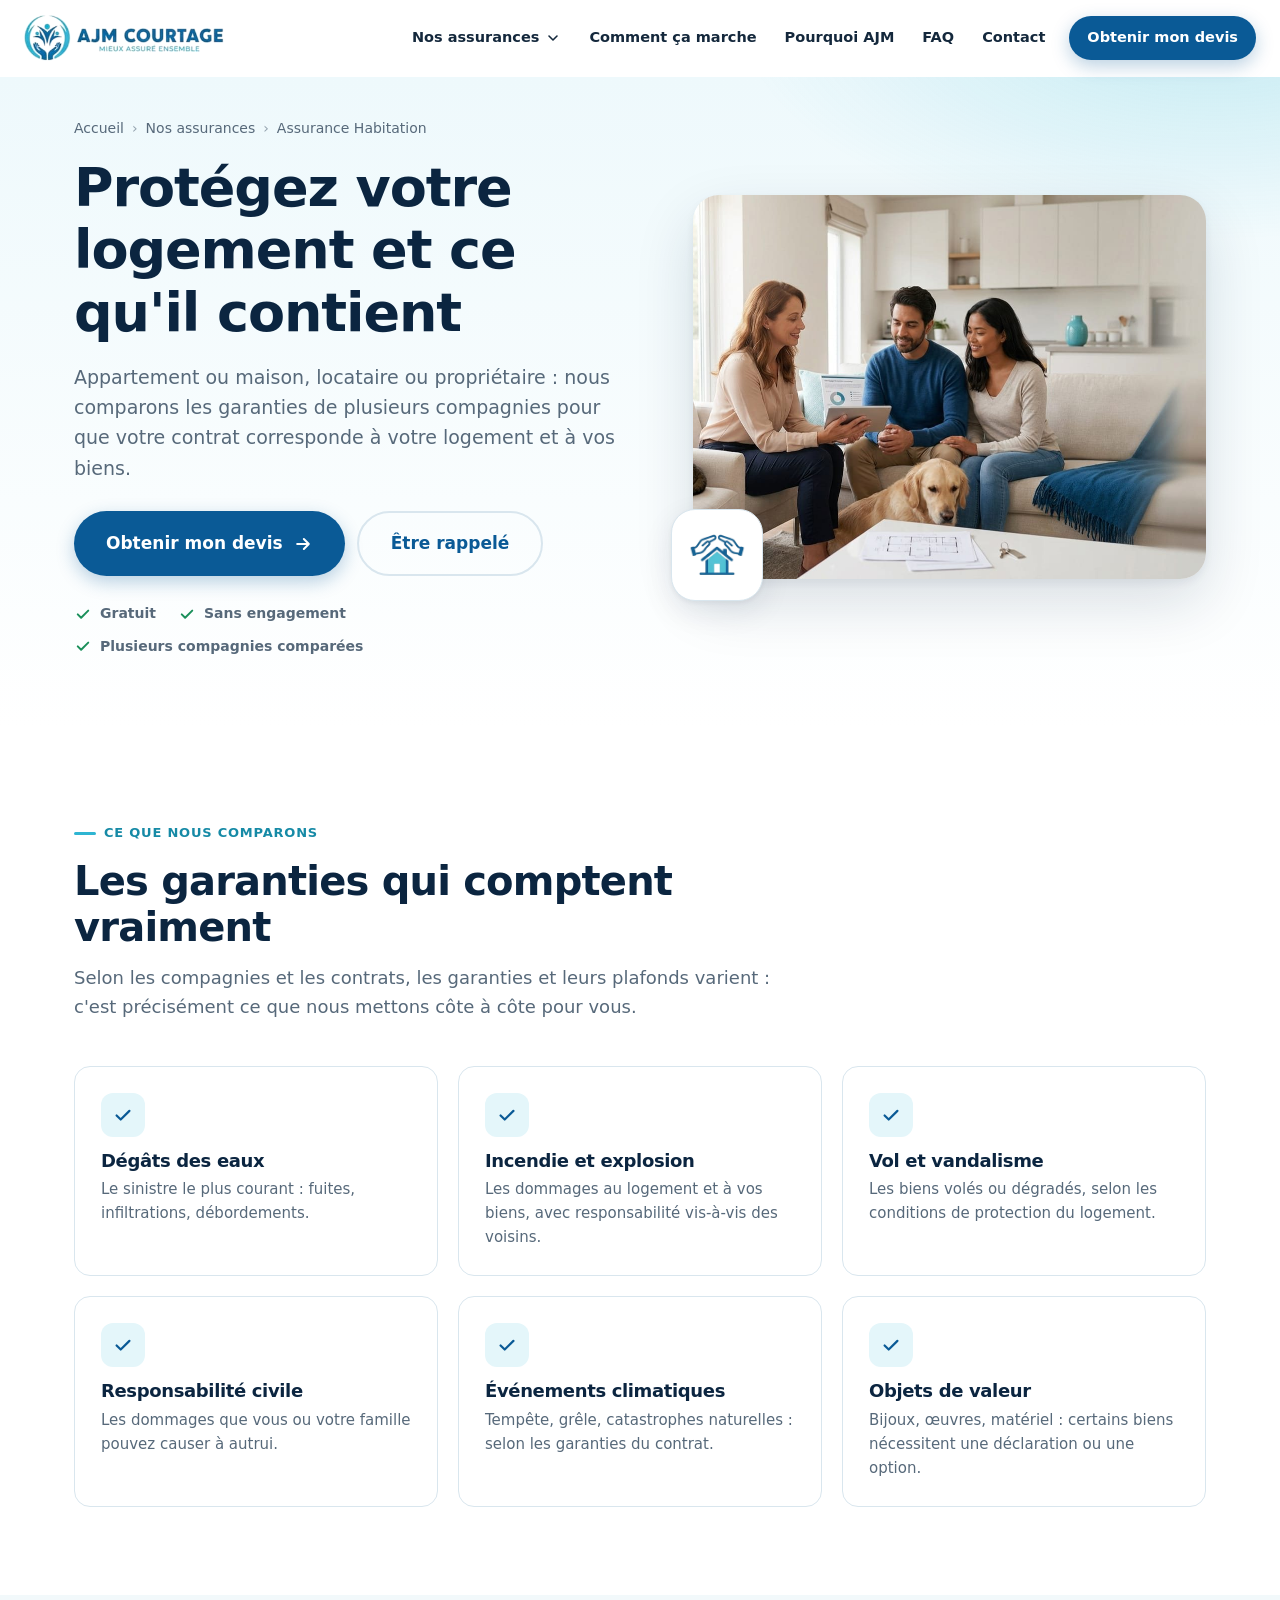
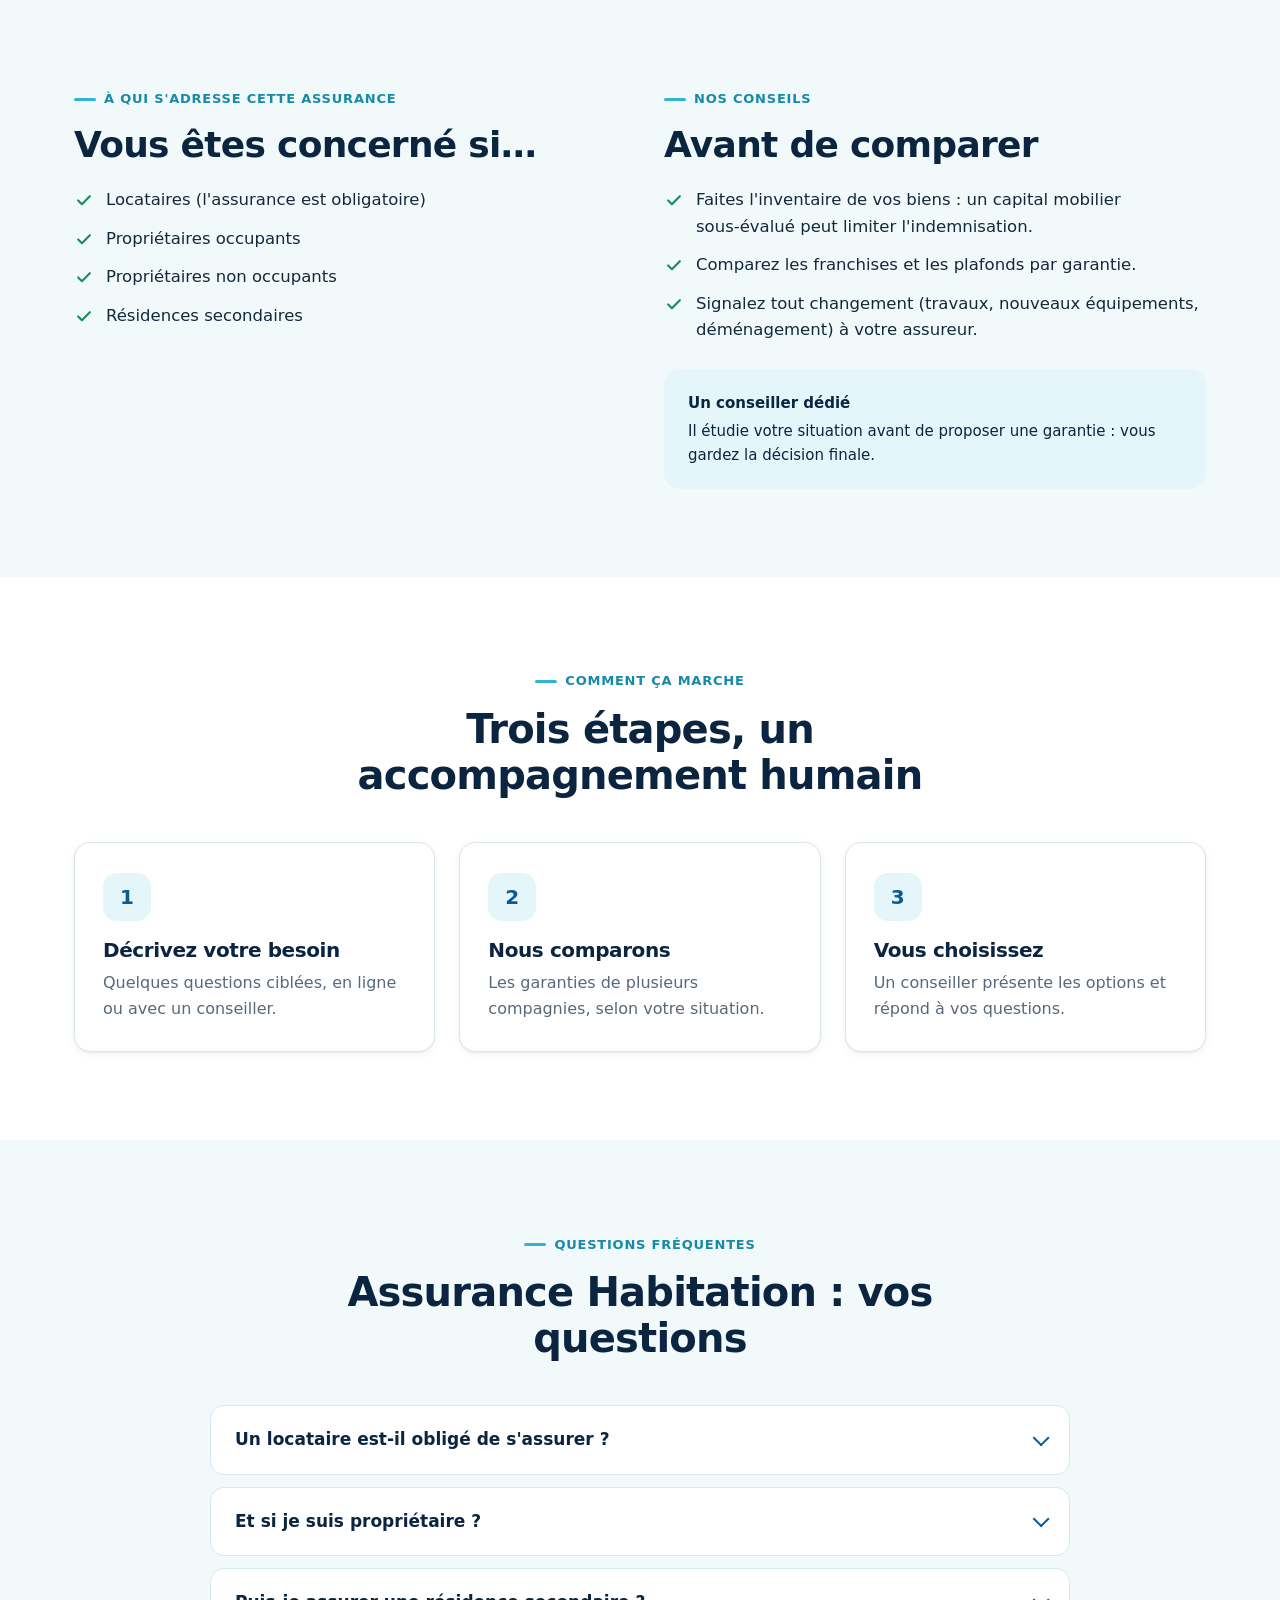
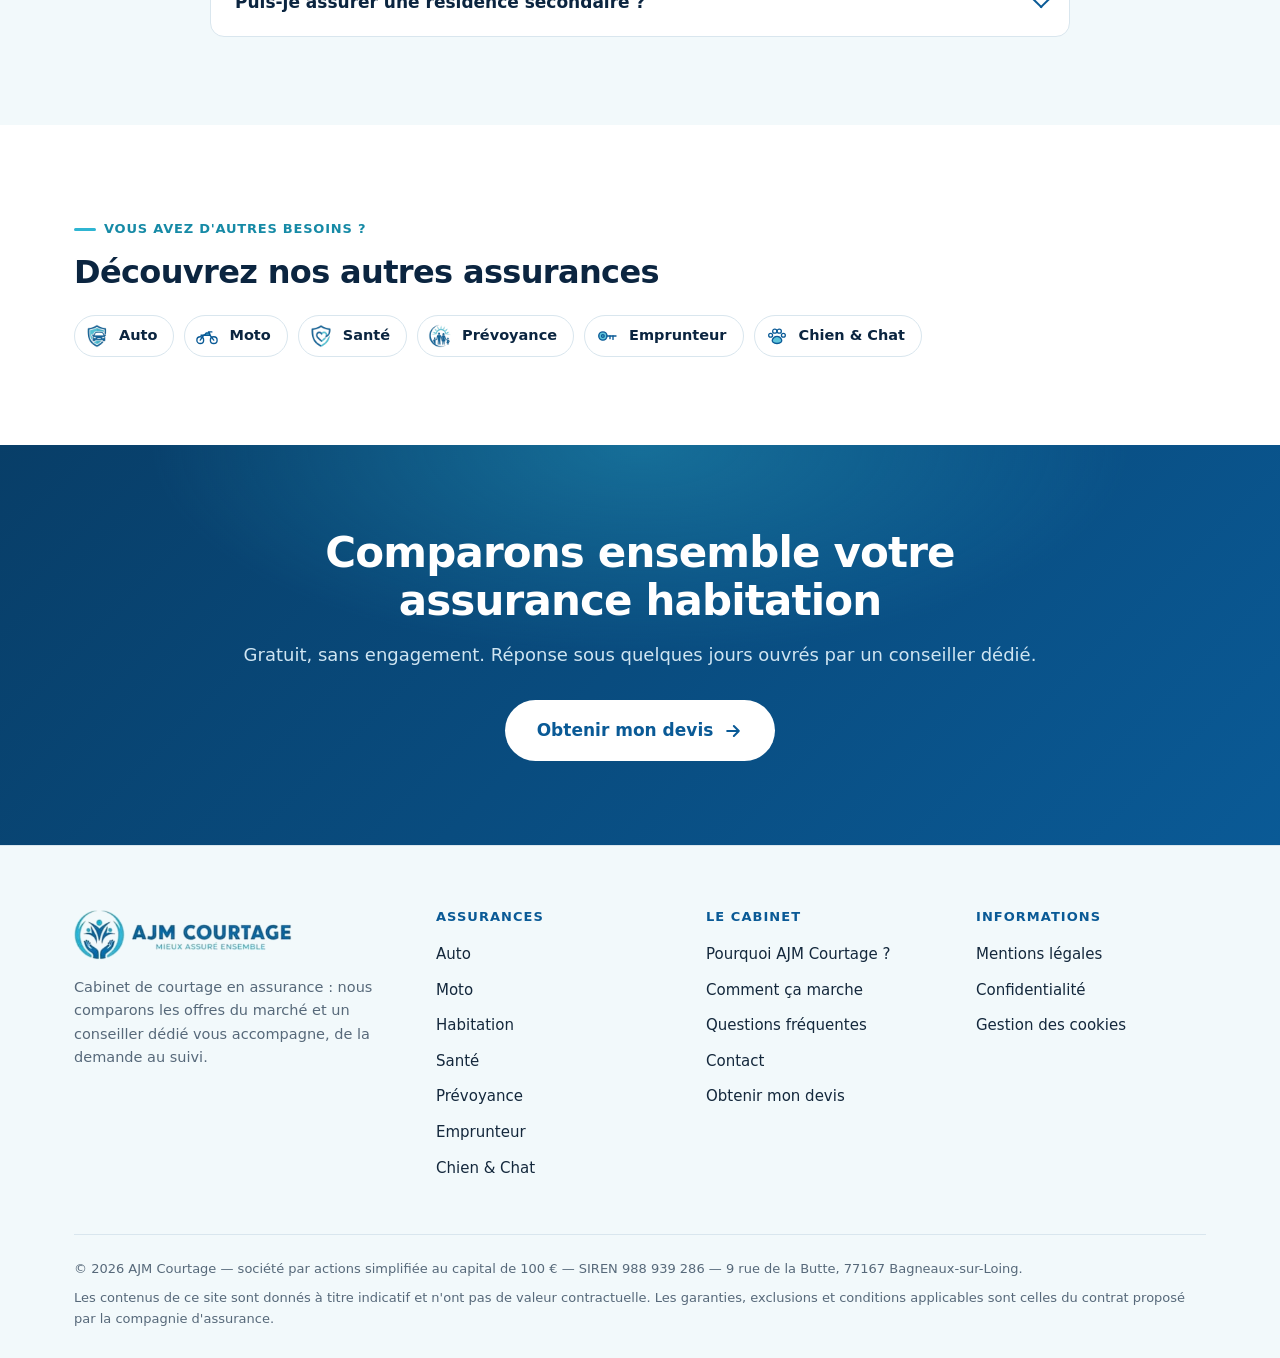
<file: assurance-habitation.html>
<!DOCTYPE html>
<html lang="fr">
<head>
<meta charset="utf-8">
<meta name="viewport" content="width=device-width, initial-scale=1">
<title>Assurance habitation : comparez avec un courtier | AJM Courtage</title>
<meta name="description" content="Assurance habitation locataire ou propriétaire : AJM Courtage compare plusieurs compagnies (dégâts des eaux, incendie, vol, responsabilité civile). Gratuit et sans engagement.">
<meta name="theme-color" content="#0a5a96">
<meta property="og:type" content="website">
<meta property="og:title" content="Assurance habitation : comparez avec un courtier | AJM Courtage">
<meta property="og:description" content="Assurance habitation locataire ou propriétaire : AJM Courtage compare plusieurs compagnies (dégâts des eaux, incendie, vol, responsabilité civile). Gratuit et sans engagement.">
<meta property="og:locale" content="fr_FR">
<link rel="icon" type="image/png" sizes="64x64" href="assets/favicon-64.png">
<link rel="apple-touch-icon" href="assets/favicon-192.png">
<link rel="stylesheet" href="css/style.css?v=5">
<script type="application/ld+json">{"@context": "https://schema.org", "@type": "FAQPage", "mainEntity": [{"@type": "Question", "name": "Un locataire est-il obligé de s'assurer ?", "acceptedAnswer": {"@type": "Answer", "text": "Oui. Le locataire doit être assuré contre les risques locatifs (incendie, dégâts des eaux) et en justifier auprès de son bailleur."}}, {"@type": "Question", "name": "Et si je suis propriétaire ?", "acceptedAnswer": {"@type": "Answer", "text": "Ce n'est pas toujours obligatoire, mais c'est fortement recommandé. En copropriété, une assurance de responsabilité civile est exigée."}}, {"@type": "Question", "name": "Puis-je assurer une résidence secondaire ?", "acceptedAnswer": {"@type": "Answer", "text": "Oui. Précisez l'usage du logement dans votre demande : il conditionne certaines garanties."}}]}</script>
</head>
<body>
<a class="skip" href="#contenu">Aller au contenu</a>
<header class="site-header">
  <div class="wrap header-inner">
    <a class="brand" href="index.html" aria-label="AJM Courtage — accueil"><img src="assets/logo-ajm-courtage.png" alt="AJM Courtage — Mieux assuré ensemble" width="200" height="46"></a>
    <button class="burger" aria-expanded="false" aria-controls="nav" aria-label="Ouvrir le menu"><span></span></button>
    <nav class="nav" id="nav" aria-label="Navigation principale">
      <div class="menu-wrap">
        <button class="nav-trigger" aria-expanded="false" aria-controls="mega">Nos assurances <svg width="16" height="16" viewBox="0 0 24 24" fill="none" stroke="currentColor" stroke-width="2.4" stroke-linecap="round" stroke-linejoin="round" aria-hidden="true"><path d="M6 9l6 6 6-6"/></svg></button>
        <div class="mega" id="mega">
<a href="assurance-auto.html"><span class="ico"><img src="assets/icone-auto.png" alt="" width="64" height="64" class=""></span><span><strong>Assurance Auto</strong><small>Tiers, tous risques, jeune conducteur</small></span></a>
<a href="assurance-moto.html"><span class="ico"><svg class="" viewBox="0 0 64 64" fill="none" stroke="#0a5a96" stroke-width="3.6" stroke-linecap="round" stroke-linejoin="round" aria-hidden="true"><circle cx="14" cy="43" r="9"/><circle cx="50" cy="43" r="9"/><path d="M14 43l9-13h17l10 13"/><path d="M40 30l-4-9h9"/><path d="M25 30l5-6h9v6z" fill="#5ec3da"/><path d="M16 30h9"/></svg></span><span><strong>Assurance Moto</strong><small>Scooter, routière, sportive, équipements</small></span></a>
<a href="assurance-habitation.html"><span class="ico"><img src="assets/icone-habitation.png" alt="" width="64" height="64" class=""></span><span><strong>Assurance Habitation</strong><small>Dégâts des eaux, incendie, vol, responsabilité civile</small></span></a>
<a href="assurance-sante.html"><span class="ico"><img src="assets/icone-sante.png" alt="" width="64" height="64" class=""></span><span><strong>Assurance Santé</strong><small>Consultations, hospitalisation, optique, dentaire</small></span></a>
<a href="prevoyance.html"><span class="ico"><img src="assets/icone-famille.png" alt="" width="64" height="64" class=""></span><span><strong>Prévoyance</strong><small>Arrêt de travail, invalidité, décès</small></span></a>
<a href="assurance-emprunteur.html"><span class="ico"><svg class="" viewBox="0 0 64 64" fill="none" stroke="#0a5a96" stroke-width="3.6" stroke-linecap="round" stroke-linejoin="round" aria-hidden="true"><circle cx="21" cy="32" r="11" fill="#5ec3da"/><circle cx="21" cy="32" r="3.6"/><path d="M32 32h24"/><path d="M48 32v9"/><path d="M40 32v7"/></svg></span><span><strong>Assurance Emprunteur</strong><small>Achat immobilier, délégation d&#x27;assurance</small></span></a>
<a href="assurance-chien-chat.html"><span class="ico"><svg class="" viewBox="0 0 64 64" fill="none" stroke="#0a5a96" stroke-width="3.4" stroke-linejoin="round" aria-hidden="true"><path d="M32 52c-9 0-15-5-12-11 2-4 6-8 12-8s10 4 12 8c3 6-3 11-12 11z" fill="#5ec3da"/><circle cx="15" cy="30" r="5.2"/><circle cx="26" cy="19" r="5.6"/><circle cx="38" cy="19" r="5.6"/><circle cx="49" cy="30" r="5.2"/></svg></span><span><strong>Assurance Chien & Chat</strong><small>Consultations, chirurgie, hospitalisation</small></span></a>
        </div>
      </div>
      <a href="index.html#etapes" class="hide-md">Comment ça marche</a>
      <a href="index.html#pourquoi" class="hide-md">Pourquoi AJM</a>
      <a href="index.html#faq" class="hide-md">FAQ</a>
      <a href="index.html#contact">Contact</a>
      <div class="header-cta">
        <a class="btn btn-ghost btn-sm" href="index.html#rappel">Être rappelé</a>
        <a class="btn btn-primary btn-sm" href="devis.html">Obtenir mon devis</a>
      </div>
    </nav>
  </div>
</header>

<main id="contenu">

<section class="phero">
  <div class="wrap phero-grid">
    <div>
      <nav class="crumbs" aria-label="Fil d'Ariane"><a href="index.html">Accueil</a><span>›</span><a href="index.html#produits">Nos assurances</a><span>›</span>Assurance Habitation</nav>
      <h1>Protégez votre logement et ce qu&#x27;il contient</h1>
      <p class="lead">Appartement ou maison, locataire ou propriétaire : nous comparons les garanties de plusieurs compagnies pour que votre contrat corresponde à votre logement et à vos biens.</p>
      <div class="actions">
        <a class="btn btn-primary btn-lg" href="devis.html?besoin=habitation">Obtenir mon devis <svg width="20" height="20" viewBox="0 0 24 24" fill="none" stroke="currentColor" stroke-width="2.4" stroke-linecap="round" stroke-linejoin="round" aria-hidden="true"><path d="M5 12h14M13 6l6 6-6 6"/></svg></a>
        <a class="btn btn-ghost btn-lg" href="index.html#rappel">Être rappelé</a>
      </div>
      <div class="phero-badges"><span><svg width="18" height="18" viewBox="0 0 24 24" fill="none" stroke="currentColor" stroke-width="2.6" stroke-linecap="round" stroke-linejoin="round" aria-hidden="true"><path d="M5 12.5l4.5 4.5L19 7.5"/></svg> Gratuit</span><span><svg width="18" height="18" viewBox="0 0 24 24" fill="none" stroke="currentColor" stroke-width="2.6" stroke-linecap="round" stroke-linejoin="round" aria-hidden="true"><path d="M5 12.5l4.5 4.5L19 7.5"/></svg> Sans engagement</span><span><svg width="18" height="18" viewBox="0 0 24 24" fill="none" stroke="currentColor" stroke-width="2.6" stroke-linecap="round" stroke-linejoin="round" aria-hidden="true"><path d="M5 12.5l4.5 4.5L19 7.5"/></svg> Plusieurs compagnies comparées</span></div>
    </div>
    <div class="phero-photo">
      <div class="frame"><img src="assets/hero-habitation.jpg" alt="Une conseillère AJM Courtage présente une assurance habitation à un couple dans son salon" width="1376" height="768" fetchpriority="high"></div>
      <div class="float-ic"><img src="assets/icone-habitation.png" alt="" width="64" height="64" class=""></div>
    </div>
  </div>
</section>

<section class="section">
  <div class="wrap">
    <div class="section-head reveal"><span class="eyebrow">Ce que nous comparons</span><h2>Les garanties qui comptent vraiment</h2><p>Selon les compagnies et les contrats, les garanties et leurs plafonds varient : c'est précisément ce que nous mettons côte à côte pour vous.</p></div>
    <div class="cover"><div class="cover-item reveal"><div class="ic"><svg width="22" height="22" viewBox="0 0 24 24" fill="none" stroke="currentColor" stroke-width="2.4" stroke-linecap="round" stroke-linejoin="round" aria-hidden="true"><path d="M5 12.5l4.5 4.5L19 7.5"/></svg></div><h3>Dégâts des eaux</h3><p>Le sinistre le plus courant : fuites, infiltrations, débordements.</p></div><div class="cover-item reveal"><div class="ic"><svg width="22" height="22" viewBox="0 0 24 24" fill="none" stroke="currentColor" stroke-width="2.4" stroke-linecap="round" stroke-linejoin="round" aria-hidden="true"><path d="M5 12.5l4.5 4.5L19 7.5"/></svg></div><h3>Incendie et explosion</h3><p>Les dommages au logement et à vos biens, avec responsabilité vis-à-vis des voisins.</p></div><div class="cover-item reveal"><div class="ic"><svg width="22" height="22" viewBox="0 0 24 24" fill="none" stroke="currentColor" stroke-width="2.4" stroke-linecap="round" stroke-linejoin="round" aria-hidden="true"><path d="M5 12.5l4.5 4.5L19 7.5"/></svg></div><h3>Vol et vandalisme</h3><p>Les biens volés ou dégradés, selon les conditions de protection du logement.</p></div><div class="cover-item reveal"><div class="ic"><svg width="22" height="22" viewBox="0 0 24 24" fill="none" stroke="currentColor" stroke-width="2.4" stroke-linecap="round" stroke-linejoin="round" aria-hidden="true"><path d="M5 12.5l4.5 4.5L19 7.5"/></svg></div><h3>Responsabilité civile</h3><p>Les dommages que vous ou votre famille pouvez causer à autrui.</p></div><div class="cover-item reveal"><div class="ic"><svg width="22" height="22" viewBox="0 0 24 24" fill="none" stroke="currentColor" stroke-width="2.4" stroke-linecap="round" stroke-linejoin="round" aria-hidden="true"><path d="M5 12.5l4.5 4.5L19 7.5"/></svg></div><h3>Événements climatiques</h3><p>Tempête, grêle, catastrophes naturelles : selon les garanties du contrat.</p></div><div class="cover-item reveal"><div class="ic"><svg width="22" height="22" viewBox="0 0 24 24" fill="none" stroke="currentColor" stroke-width="2.4" stroke-linecap="round" stroke-linejoin="round" aria-hidden="true"><path d="M5 12.5l4.5 4.5L19 7.5"/></svg></div><h3>Objets de valeur</h3><p>Bijoux, œuvres, matériel : certains biens nécessitent une déclaration ou une option.</p></div></div>
  </div>
</section>

<section class="section section--mist">
  <div class="wrap split">
    <div class="reveal"><span class="eyebrow">À qui s'adresse cette assurance</span><h2 style="font-size:clamp(26px,3vw,36px);margin-bottom:22px">Vous êtes concerné si…</h2><ul class="checks"><li><svg width="20" height="20" viewBox="0 0 24 24" fill="none" stroke="currentColor" stroke-width="2.6" stroke-linecap="round" stroke-linejoin="round" aria-hidden="true"><path d="M5 12.5l4.5 4.5L19 7.5"/></svg><span>Locataires (l&#x27;assurance est obligatoire)</span></li><li><svg width="20" height="20" viewBox="0 0 24 24" fill="none" stroke="currentColor" stroke-width="2.6" stroke-linecap="round" stroke-linejoin="round" aria-hidden="true"><path d="M5 12.5l4.5 4.5L19 7.5"/></svg><span>Propriétaires occupants</span></li><li><svg width="20" height="20" viewBox="0 0 24 24" fill="none" stroke="currentColor" stroke-width="2.6" stroke-linecap="round" stroke-linejoin="round" aria-hidden="true"><path d="M5 12.5l4.5 4.5L19 7.5"/></svg><span>Propriétaires non occupants</span></li><li><svg width="20" height="20" viewBox="0 0 24 24" fill="none" stroke="currentColor" stroke-width="2.6" stroke-linecap="round" stroke-linejoin="round" aria-hidden="true"><path d="M5 12.5l4.5 4.5L19 7.5"/></svg><span>Résidences secondaires</span></li></ul></div>
    <div class="reveal"><span class="eyebrow">Nos conseils</span><h2 style="font-size:clamp(26px,3vw,36px);margin-bottom:22px">Avant de comparer</h2><ul class="checks"><li><svg width="20" height="20" viewBox="0 0 24 24" fill="none" stroke="currentColor" stroke-width="2.6" stroke-linecap="round" stroke-linejoin="round" aria-hidden="true"><path d="M5 12.5l4.5 4.5L19 7.5"/></svg><span>Faites l&#x27;inventaire de vos biens : un capital mobilier sous-évalué peut limiter l&#x27;indemnisation.</span></li><li><svg width="20" height="20" viewBox="0 0 24 24" fill="none" stroke="currentColor" stroke-width="2.6" stroke-linecap="round" stroke-linejoin="round" aria-hidden="true"><path d="M5 12.5l4.5 4.5L19 7.5"/></svg><span>Comparez les franchises et les plafonds par garantie.</span></li><li><svg width="20" height="20" viewBox="0 0 24 24" fill="none" stroke="currentColor" stroke-width="2.6" stroke-linecap="round" stroke-linejoin="round" aria-hidden="true"><path d="M5 12.5l4.5 4.5L19 7.5"/></svg><span>Signalez tout changement (travaux, nouveaux équipements, déménagement) à votre assureur.</span></li></ul>
      <div class="note" style="margin-top:26px"><strong>Un conseiller dédié</strong>Il étudie votre situation avant de proposer une garantie : vous gardez la décision finale.</div></div>
  </div>
</section>

<section class="section" id="etapes">
  <div class="wrap">
    <div class="section-head section-head--center reveal"><span class="eyebrow">Comment ça marche</span><h2>Trois étapes, un accompagnement humain</h2></div>
    <div class="steps">
      <div class="step reveal"><div class="num">1</div><h3>Décrivez votre besoin</h3><p>Quelques questions ciblées, en ligne ou avec un conseiller.</p></div>
      <div class="step reveal"><div class="num">2</div><h3>Nous comparons</h3><p>Les garanties de plusieurs compagnies, selon votre situation.</p></div>
      <div class="step reveal"><div class="num">3</div><h3>Vous choisissez</h3><p>Un conseiller présente les options et répond à vos questions.</p></div>
    </div>
  </div>
</section>

<section class="section section--mist">
  <div class="wrap">
    <div class="section-head section-head--center reveal"><span class="eyebrow">Questions fréquentes</span><h2>Assurance Habitation : vos questions</h2></div>
    <div class="faq reveal">
<details><summary>Un locataire est-il obligé de s&#x27;assurer ?</summary><div class="answer"><p>Oui. Le locataire doit être assuré contre les risques locatifs (incendie, dégâts des eaux) et en justifier auprès de son bailleur.</p></div></details>
<details><summary>Et si je suis propriétaire ?</summary><div class="answer"><p>Ce n&#x27;est pas toujours obligatoire, mais c&#x27;est fortement recommandé. En copropriété, une assurance de responsabilité civile est exigée.</p></div></details>
<details><summary>Puis-je assurer une résidence secondaire ?</summary><div class="answer"><p>Oui. Précisez l&#x27;usage du logement dans votre demande : il conditionne certaines garanties.</p></div></details>
    </div>
  </div>
</section>

<section class="section">
  <div class="wrap">
    <div class="section-head reveal" style="margin-bottom:24px"><span class="eyebrow">Vous avez d'autres besoins&nbsp;?</span><h2 style="font-size:clamp(24px,2.8vw,32px)">Découvrez nos autres assurances</h2></div>
    <div class="other-products reveal"><a href="assurance-auto.html"><img src="assets/icone-auto.png" alt="" width="64" height="64" class="">Auto</a><a href="assurance-moto.html"><svg class="" viewBox="0 0 64 64" fill="none" stroke="#0a5a96" stroke-width="3.6" stroke-linecap="round" stroke-linejoin="round" aria-hidden="true"><circle cx="14" cy="43" r="9"/><circle cx="50" cy="43" r="9"/><path d="M14 43l9-13h17l10 13"/><path d="M40 30l-4-9h9"/><path d="M25 30l5-6h9v6z" fill="#5ec3da"/><path d="M16 30h9"/></svg>Moto</a><a href="assurance-sante.html"><img src="assets/icone-sante.png" alt="" width="64" height="64" class="">Santé</a><a href="prevoyance.html"><img src="assets/icone-famille.png" alt="" width="64" height="64" class="">Prévoyance</a><a href="assurance-emprunteur.html"><svg class="" viewBox="0 0 64 64" fill="none" stroke="#0a5a96" stroke-width="3.6" stroke-linecap="round" stroke-linejoin="round" aria-hidden="true"><circle cx="21" cy="32" r="11" fill="#5ec3da"/><circle cx="21" cy="32" r="3.6"/><path d="M32 32h24"/><path d="M48 32v9"/><path d="M40 32v7"/></svg>Emprunteur</a><a href="assurance-chien-chat.html"><svg class="" viewBox="0 0 64 64" fill="none" stroke="#0a5a96" stroke-width="3.4" stroke-linejoin="round" aria-hidden="true"><path d="M32 52c-9 0-15-5-12-11 2-4 6-8 12-8s10 4 12 8c3 6-3 11-12 11z" fill="#5ec3da"/><circle cx="15" cy="30" r="5.2"/><circle cx="26" cy="19" r="5.6"/><circle cx="38" cy="19" r="5.6"/><circle cx="49" cy="30" r="5.2"/></svg>Chien & Chat</a></div>
  </div>
</section>

<section class="final-cta">
  <div class="wrap">
    <h2>Comparons ensemble votre assurance habitation</h2>
    <p>Gratuit, sans engagement. Réponse sous quelques jours ouvrés par un conseiller dédié.</p>
    <div class="actions"><a class="btn btn-white btn-lg" href="devis.html?besoin=habitation">Obtenir mon devis <svg width="20" height="20" viewBox="0 0 24 24" fill="none" stroke="currentColor" stroke-width="2.4" stroke-linecap="round" stroke-linejoin="round" aria-hidden="true"><path d="M5 12h14M13 6l6 6-6 6"/></svg></a></div>
  </div>
</section>

</main>
<footer class="site-footer">
  <div class="wrap">
    <div class="footer-grid">
      <div class="footer-brand">
        <img src="assets/logo-ajm-courtage.png" alt="AJM Courtage — Mieux assuré ensemble" width="218" height="50" loading="lazy">
        <p>Cabinet de courtage en assurance : nous comparons les offres du marché et un conseiller dédié vous accompagne, de la demande au suivi.</p>
      </div>
      <div class="footer-col"><h4>Assurances</h4><ul><li><a href="assurance-auto.html">Auto</a></li><li><a href="assurance-moto.html">Moto</a></li><li><a href="assurance-habitation.html">Habitation</a></li><li><a href="assurance-sante.html">Santé</a></li><li><a href="prevoyance.html">Prévoyance</a></li><li><a href="assurance-emprunteur.html">Emprunteur</a></li><li><a href="assurance-chien-chat.html">Chien & Chat</a></li></ul></div>
      <div class="footer-col"><h4>Le cabinet</h4><ul>
        <li><a href="index.html#pourquoi">Pourquoi AJM Courtage ?</a></li>
        <li><a href="index.html#etapes">Comment ça marche</a></li>
        <li><a href="index.html#faq">Questions fréquentes</a></li>
        <li><a href="index.html#contact">Contact</a></li>
        <li><a href="devis.html">Obtenir mon devis</a></li>
      </ul></div>
      <div class="footer-col"><h4>Informations</h4><ul>
        <li><a href="mentions-legales.html">Mentions légales</a></li>
        <li><a href="confidentialite.html">Confidentialité</a></li>
        <li><a href="cookies.html">Gestion des cookies</a></li>
      </ul></div>
    </div>
    <div class="legal-bar">
      <!-- À COMPLÉTER avant mise en ligne : n° d'immatriculation ORIAS, garantie financière / RCP,
           coordonnées de l'ACPR et du médiateur de l'assurance (obligations d'information des courtiers). -->
      <p>© 2026 AJM Courtage — société par actions simplifiée au capital de 100 € — SIREN 988 939 286 — 9 rue de la Butte, 77167 Bagneaux-sur-Loing.</p>
      <p>Les contenus de ce site sont donnés à titre indicatif et n'ont pas de valeur contractuelle. Les garanties, exclusions et conditions applicables sont celles du contrat proposé par la compagnie d'assurance.</p>
    </div>
  </div>
</footer>
<script src="js/main.js?v=5" defer></script>
</body>
</html>
</file>
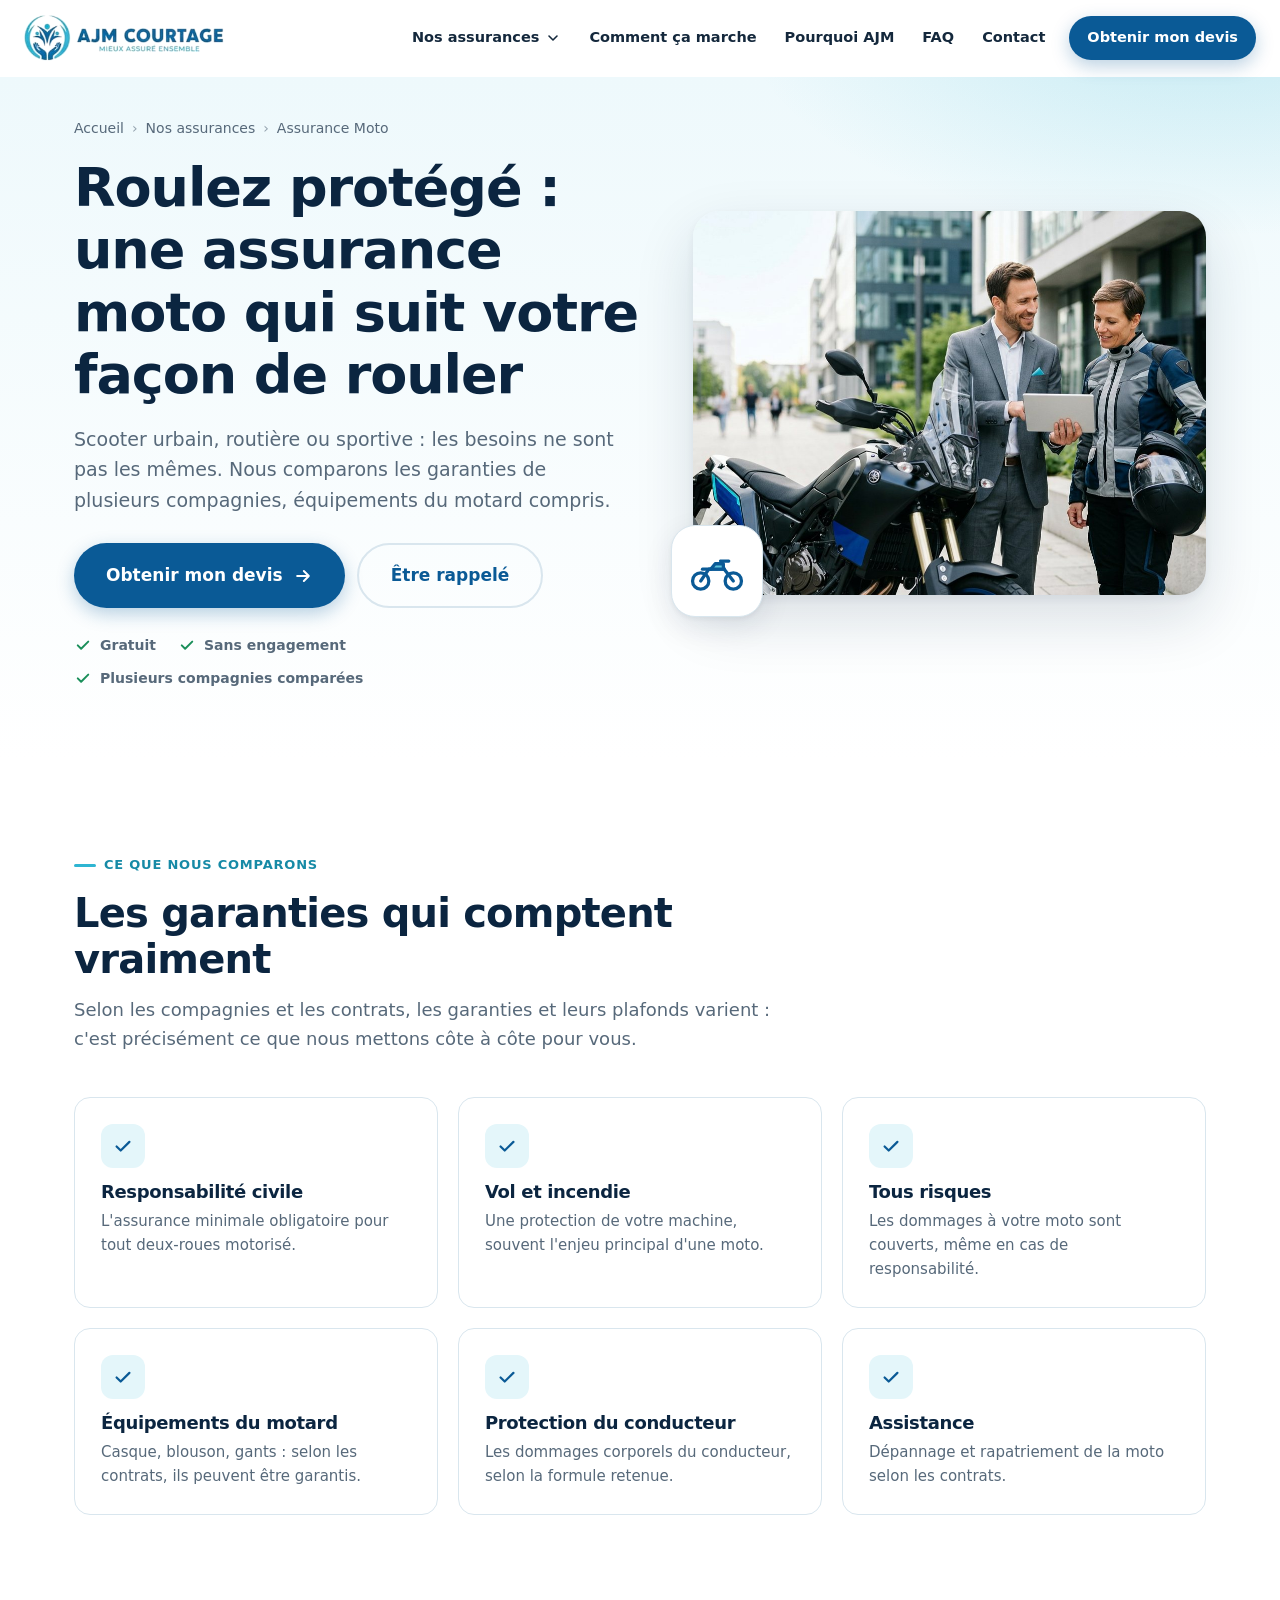
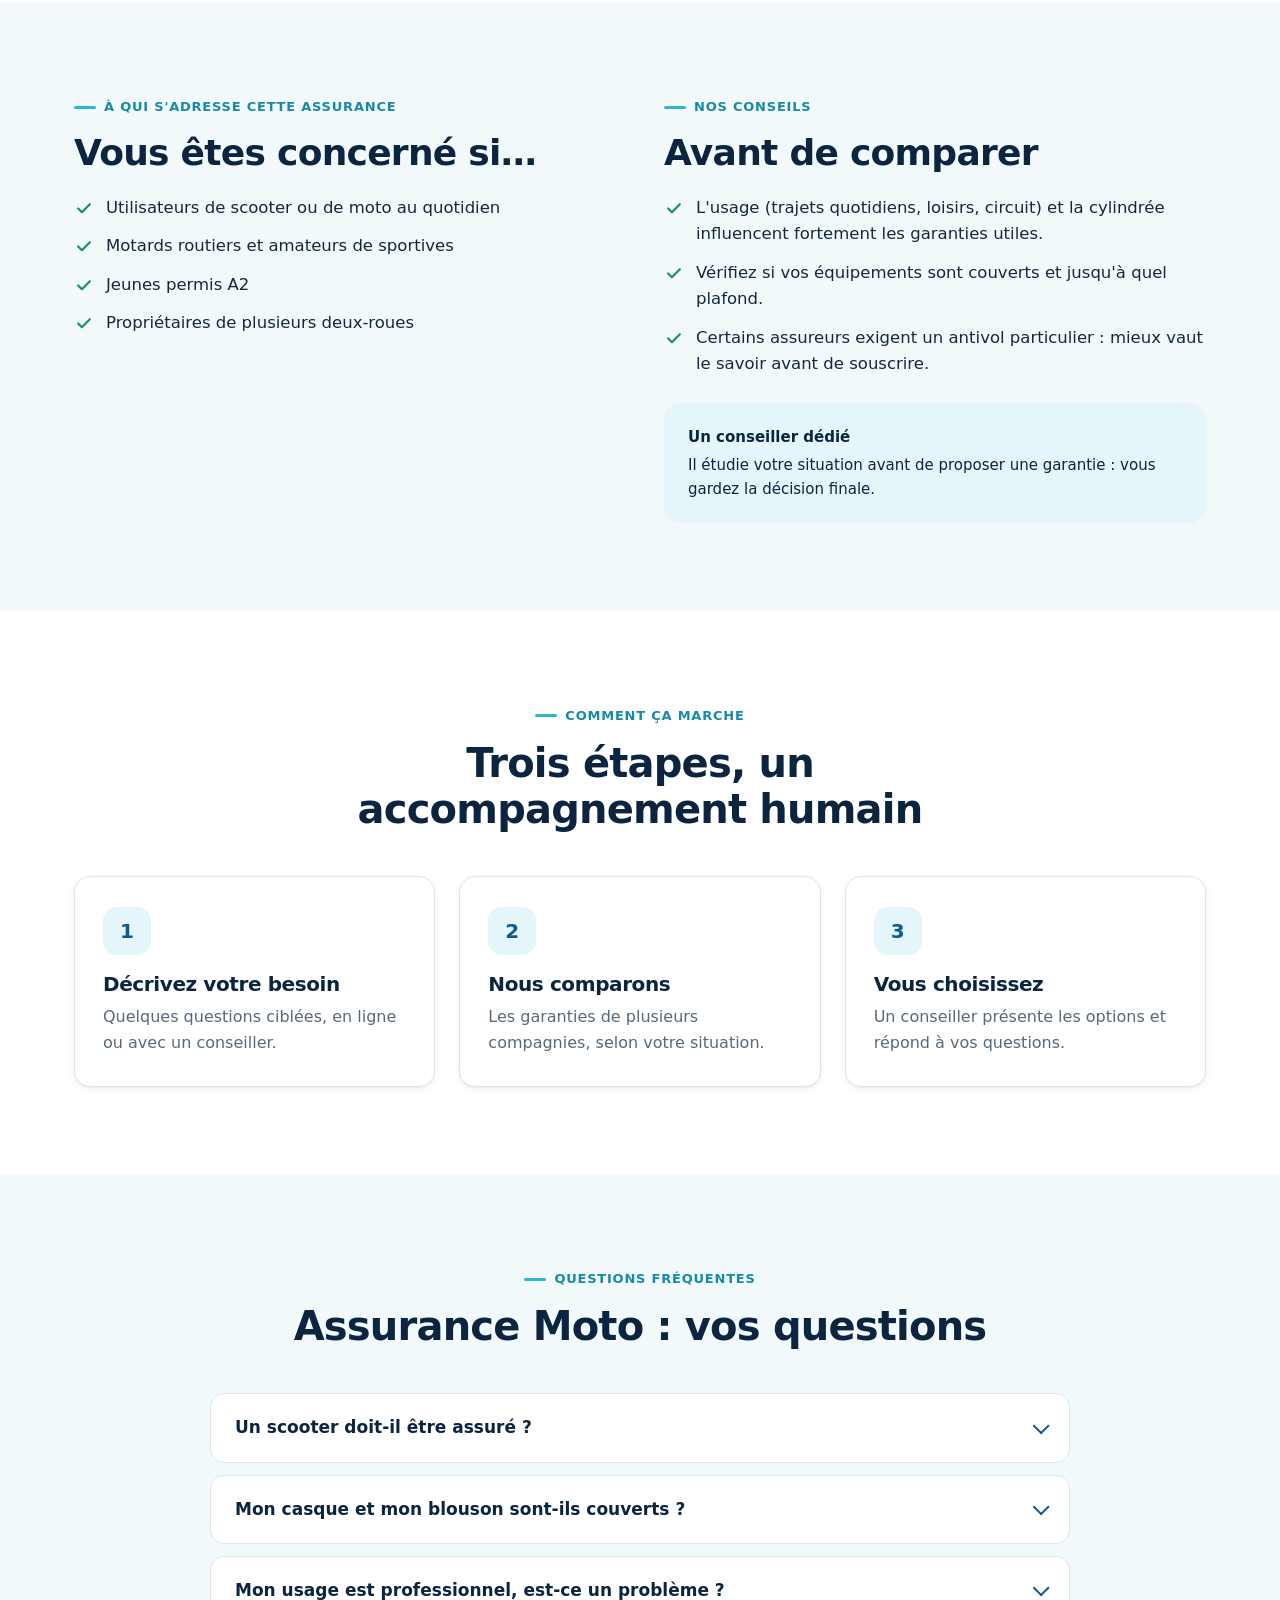
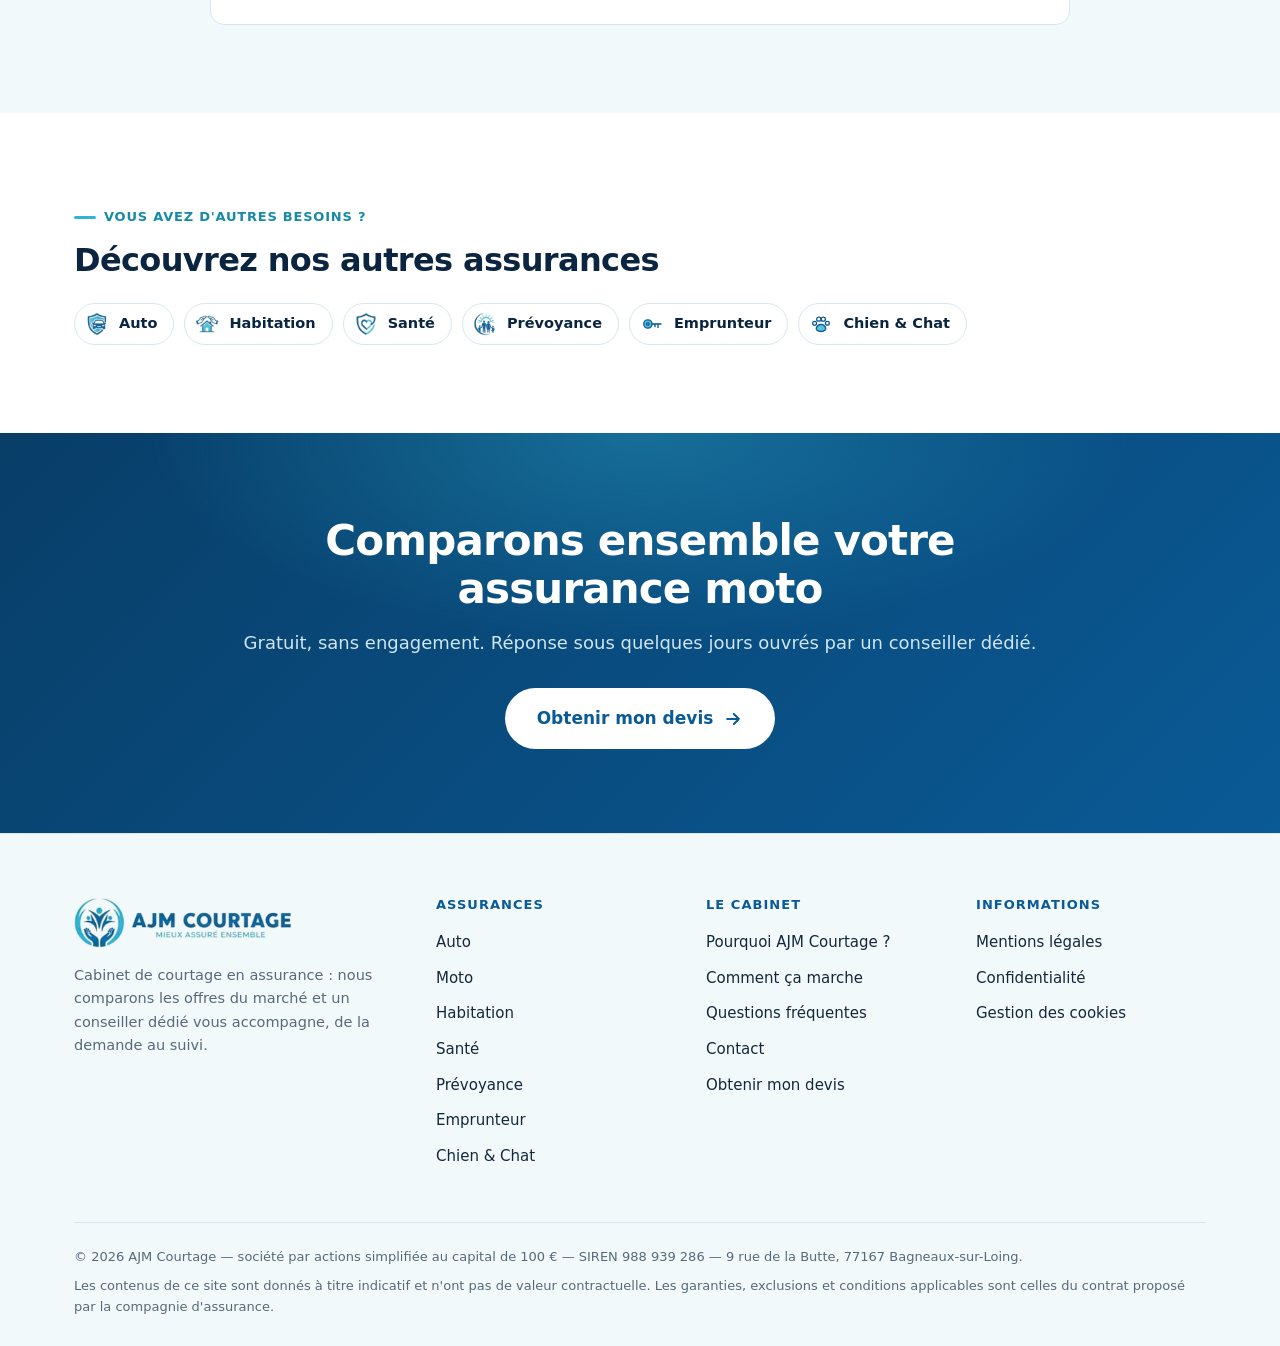
<file: assurance-moto.html>
<!DOCTYPE html>
<html lang="fr">
<head>
<meta charset="utf-8">
<meta name="viewport" content="width=device-width, initial-scale=1">
<title>Assurance moto et scooter : comparez | AJM Courtage</title>
<meta name="description" content="Assurance moto, scooter, routière ou sportive : AJM Courtage compare plusieurs compagnies, équipements du motard compris. Gratuit et sans engagement.">
<meta name="theme-color" content="#0a5a96">
<meta property="og:type" content="website">
<meta property="og:title" content="Assurance moto et scooter : comparez | AJM Courtage">
<meta property="og:description" content="Assurance moto, scooter, routière ou sportive : AJM Courtage compare plusieurs compagnies, équipements du motard compris. Gratuit et sans engagement.">
<meta property="og:locale" content="fr_FR">
<link rel="icon" type="image/png" sizes="64x64" href="assets/favicon-64.png">
<link rel="apple-touch-icon" href="assets/favicon-192.png">
<link rel="stylesheet" href="css/style.css?v=5">
<script type="application/ld+json">{"@context": "https://schema.org", "@type": "FAQPage", "mainEntity": [{"@type": "Question", "name": "Un scooter doit-il être assuré ?", "acceptedAnswer": {"@type": "Answer", "text": "Oui. Tout deux-roues motorisé doit au minimum être couvert en responsabilité civile."}}, {"@type": "Question", "name": "Mon casque et mon blouson sont-ils couverts ?", "acceptedAnswer": {"@type": "Answer", "text": "Cela dépend du contrat : c'est une garantie optionnelle chez certaines compagnies. Indiquez-le dans votre demande."}}, {"@type": "Question", "name": "Mon usage est professionnel, est-ce un problème ?", "acceptedAnswer": {"@type": "Answer", "text": "Non, mais il faut le préciser : l'usage déclaré conditionne les garanties disponibles."}}]}</script>
</head>
<body>
<a class="skip" href="#contenu">Aller au contenu</a>
<header class="site-header">
  <div class="wrap header-inner">
    <a class="brand" href="index.html" aria-label="AJM Courtage — accueil"><img src="assets/logo-ajm-courtage.png" alt="AJM Courtage — Mieux assuré ensemble" width="200" height="46"></a>
    <button class="burger" aria-expanded="false" aria-controls="nav" aria-label="Ouvrir le menu"><span></span></button>
    <nav class="nav" id="nav" aria-label="Navigation principale">
      <div class="menu-wrap">
        <button class="nav-trigger" aria-expanded="false" aria-controls="mega">Nos assurances <svg width="16" height="16" viewBox="0 0 24 24" fill="none" stroke="currentColor" stroke-width="2.4" stroke-linecap="round" stroke-linejoin="round" aria-hidden="true"><path d="M6 9l6 6 6-6"/></svg></button>
        <div class="mega" id="mega">
<a href="assurance-auto.html"><span class="ico"><img src="assets/icone-auto.png" alt="" width="64" height="64" class=""></span><span><strong>Assurance Auto</strong><small>Tiers, tous risques, jeune conducteur</small></span></a>
<a href="assurance-moto.html"><span class="ico"><svg class="" viewBox="0 0 64 64" fill="none" stroke="#0a5a96" stroke-width="3.6" stroke-linecap="round" stroke-linejoin="round" aria-hidden="true"><circle cx="14" cy="43" r="9"/><circle cx="50" cy="43" r="9"/><path d="M14 43l9-13h17l10 13"/><path d="M40 30l-4-9h9"/><path d="M25 30l5-6h9v6z" fill="#5ec3da"/><path d="M16 30h9"/></svg></span><span><strong>Assurance Moto</strong><small>Scooter, routière, sportive, équipements</small></span></a>
<a href="assurance-habitation.html"><span class="ico"><img src="assets/icone-habitation.png" alt="" width="64" height="64" class=""></span><span><strong>Assurance Habitation</strong><small>Dégâts des eaux, incendie, vol, responsabilité civile</small></span></a>
<a href="assurance-sante.html"><span class="ico"><img src="assets/icone-sante.png" alt="" width="64" height="64" class=""></span><span><strong>Assurance Santé</strong><small>Consultations, hospitalisation, optique, dentaire</small></span></a>
<a href="prevoyance.html"><span class="ico"><img src="assets/icone-famille.png" alt="" width="64" height="64" class=""></span><span><strong>Prévoyance</strong><small>Arrêt de travail, invalidité, décès</small></span></a>
<a href="assurance-emprunteur.html"><span class="ico"><svg class="" viewBox="0 0 64 64" fill="none" stroke="#0a5a96" stroke-width="3.6" stroke-linecap="round" stroke-linejoin="round" aria-hidden="true"><circle cx="21" cy="32" r="11" fill="#5ec3da"/><circle cx="21" cy="32" r="3.6"/><path d="M32 32h24"/><path d="M48 32v9"/><path d="M40 32v7"/></svg></span><span><strong>Assurance Emprunteur</strong><small>Achat immobilier, délégation d&#x27;assurance</small></span></a>
<a href="assurance-chien-chat.html"><span class="ico"><svg class="" viewBox="0 0 64 64" fill="none" stroke="#0a5a96" stroke-width="3.4" stroke-linejoin="round" aria-hidden="true"><path d="M32 52c-9 0-15-5-12-11 2-4 6-8 12-8s10 4 12 8c3 6-3 11-12 11z" fill="#5ec3da"/><circle cx="15" cy="30" r="5.2"/><circle cx="26" cy="19" r="5.6"/><circle cx="38" cy="19" r="5.6"/><circle cx="49" cy="30" r="5.2"/></svg></span><span><strong>Assurance Chien & Chat</strong><small>Consultations, chirurgie, hospitalisation</small></span></a>
        </div>
      </div>
      <a href="index.html#etapes" class="hide-md">Comment ça marche</a>
      <a href="index.html#pourquoi" class="hide-md">Pourquoi AJM</a>
      <a href="index.html#faq" class="hide-md">FAQ</a>
      <a href="index.html#contact">Contact</a>
      <div class="header-cta">
        <a class="btn btn-ghost btn-sm" href="index.html#rappel">Être rappelé</a>
        <a class="btn btn-primary btn-sm" href="devis.html">Obtenir mon devis</a>
      </div>
    </nav>
  </div>
</header>

<main id="contenu">

<section class="phero">
  <div class="wrap phero-grid">
    <div>
      <nav class="crumbs" aria-label="Fil d'Ariane"><a href="index.html">Accueil</a><span>›</span><a href="index.html#produits">Nos assurances</a><span>›</span>Assurance Moto</nav>
      <h1>Roulez protégé : une assurance moto qui suit votre façon de rouler</h1>
      <p class="lead">Scooter urbain, routière ou sportive : les besoins ne sont pas les mêmes. Nous comparons les garanties de plusieurs compagnies, équipements du motard compris.</p>
      <div class="actions">
        <a class="btn btn-primary btn-lg" href="devis.html?besoin=moto">Obtenir mon devis <svg width="20" height="20" viewBox="0 0 24 24" fill="none" stroke="currentColor" stroke-width="2.4" stroke-linecap="round" stroke-linejoin="round" aria-hidden="true"><path d="M5 12h14M13 6l6 6-6 6"/></svg></a>
        <a class="btn btn-ghost btn-lg" href="index.html#rappel">Être rappelé</a>
      </div>
      <div class="phero-badges"><span><svg width="18" height="18" viewBox="0 0 24 24" fill="none" stroke="currentColor" stroke-width="2.6" stroke-linecap="round" stroke-linejoin="round" aria-hidden="true"><path d="M5 12.5l4.5 4.5L19 7.5"/></svg> Gratuit</span><span><svg width="18" height="18" viewBox="0 0 24 24" fill="none" stroke="currentColor" stroke-width="2.6" stroke-linecap="round" stroke-linejoin="round" aria-hidden="true"><path d="M5 12.5l4.5 4.5L19 7.5"/></svg> Sans engagement</span><span><svg width="18" height="18" viewBox="0 0 24 24" fill="none" stroke="currentColor" stroke-width="2.6" stroke-linecap="round" stroke-linejoin="round" aria-hidden="true"><path d="M5 12.5l4.5 4.5L19 7.5"/></svg> Plusieurs compagnies comparées</span></div>
    </div>
    <div class="phero-photo">
      <div class="frame"><img src="assets/hero-moto.jpg" alt="Un conseiller AJM Courtage présente une assurance moto à une motarde équipée, devant sa moto" width="1376" height="768" fetchpriority="high"></div>
      <div class="float-ic"><svg class="" viewBox="0 0 64 64" fill="none" stroke="#0a5a96" stroke-width="3.6" stroke-linecap="round" stroke-linejoin="round" aria-hidden="true"><circle cx="14" cy="43" r="9"/><circle cx="50" cy="43" r="9"/><path d="M14 43l9-13h17l10 13"/><path d="M40 30l-4-9h9"/><path d="M25 30l5-6h9v6z" fill="#5ec3da"/><path d="M16 30h9"/></svg></div>
    </div>
  </div>
</section>

<section class="section">
  <div class="wrap">
    <div class="section-head reveal"><span class="eyebrow">Ce que nous comparons</span><h2>Les garanties qui comptent vraiment</h2><p>Selon les compagnies et les contrats, les garanties et leurs plafonds varient : c'est précisément ce que nous mettons côte à côte pour vous.</p></div>
    <div class="cover"><div class="cover-item reveal"><div class="ic"><svg width="22" height="22" viewBox="0 0 24 24" fill="none" stroke="currentColor" stroke-width="2.4" stroke-linecap="round" stroke-linejoin="round" aria-hidden="true"><path d="M5 12.5l4.5 4.5L19 7.5"/></svg></div><h3>Responsabilité civile</h3><p>L&#x27;assurance minimale obligatoire pour tout deux-roues motorisé.</p></div><div class="cover-item reveal"><div class="ic"><svg width="22" height="22" viewBox="0 0 24 24" fill="none" stroke="currentColor" stroke-width="2.4" stroke-linecap="round" stroke-linejoin="round" aria-hidden="true"><path d="M5 12.5l4.5 4.5L19 7.5"/></svg></div><h3>Vol et incendie</h3><p>Une protection de votre machine, souvent l&#x27;enjeu principal d&#x27;une moto.</p></div><div class="cover-item reveal"><div class="ic"><svg width="22" height="22" viewBox="0 0 24 24" fill="none" stroke="currentColor" stroke-width="2.4" stroke-linecap="round" stroke-linejoin="round" aria-hidden="true"><path d="M5 12.5l4.5 4.5L19 7.5"/></svg></div><h3>Tous risques</h3><p>Les dommages à votre moto sont couverts, même en cas de responsabilité.</p></div><div class="cover-item reveal"><div class="ic"><svg width="22" height="22" viewBox="0 0 24 24" fill="none" stroke="currentColor" stroke-width="2.4" stroke-linecap="round" stroke-linejoin="round" aria-hidden="true"><path d="M5 12.5l4.5 4.5L19 7.5"/></svg></div><h3>Équipements du motard</h3><p>Casque, blouson, gants : selon les contrats, ils peuvent être garantis.</p></div><div class="cover-item reveal"><div class="ic"><svg width="22" height="22" viewBox="0 0 24 24" fill="none" stroke="currentColor" stroke-width="2.4" stroke-linecap="round" stroke-linejoin="round" aria-hidden="true"><path d="M5 12.5l4.5 4.5L19 7.5"/></svg></div><h3>Protection du conducteur</h3><p>Les dommages corporels du conducteur, selon la formule retenue.</p></div><div class="cover-item reveal"><div class="ic"><svg width="22" height="22" viewBox="0 0 24 24" fill="none" stroke="currentColor" stroke-width="2.4" stroke-linecap="round" stroke-linejoin="round" aria-hidden="true"><path d="M5 12.5l4.5 4.5L19 7.5"/></svg></div><h3>Assistance</h3><p>Dépannage et rapatriement de la moto selon les contrats.</p></div></div>
  </div>
</section>

<section class="section section--mist">
  <div class="wrap split">
    <div class="reveal"><span class="eyebrow">À qui s'adresse cette assurance</span><h2 style="font-size:clamp(26px,3vw,36px);margin-bottom:22px">Vous êtes concerné si…</h2><ul class="checks"><li><svg width="20" height="20" viewBox="0 0 24 24" fill="none" stroke="currentColor" stroke-width="2.6" stroke-linecap="round" stroke-linejoin="round" aria-hidden="true"><path d="M5 12.5l4.5 4.5L19 7.5"/></svg><span>Utilisateurs de scooter ou de moto au quotidien</span></li><li><svg width="20" height="20" viewBox="0 0 24 24" fill="none" stroke="currentColor" stroke-width="2.6" stroke-linecap="round" stroke-linejoin="round" aria-hidden="true"><path d="M5 12.5l4.5 4.5L19 7.5"/></svg><span>Motards routiers et amateurs de sportives</span></li><li><svg width="20" height="20" viewBox="0 0 24 24" fill="none" stroke="currentColor" stroke-width="2.6" stroke-linecap="round" stroke-linejoin="round" aria-hidden="true"><path d="M5 12.5l4.5 4.5L19 7.5"/></svg><span>Jeunes permis A2</span></li><li><svg width="20" height="20" viewBox="0 0 24 24" fill="none" stroke="currentColor" stroke-width="2.6" stroke-linecap="round" stroke-linejoin="round" aria-hidden="true"><path d="M5 12.5l4.5 4.5L19 7.5"/></svg><span>Propriétaires de plusieurs deux-roues</span></li></ul></div>
    <div class="reveal"><span class="eyebrow">Nos conseils</span><h2 style="font-size:clamp(26px,3vw,36px);margin-bottom:22px">Avant de comparer</h2><ul class="checks"><li><svg width="20" height="20" viewBox="0 0 24 24" fill="none" stroke="currentColor" stroke-width="2.6" stroke-linecap="round" stroke-linejoin="round" aria-hidden="true"><path d="M5 12.5l4.5 4.5L19 7.5"/></svg><span>L&#x27;usage (trajets quotidiens, loisirs, circuit) et la cylindrée influencent fortement les garanties utiles.</span></li><li><svg width="20" height="20" viewBox="0 0 24 24" fill="none" stroke="currentColor" stroke-width="2.6" stroke-linecap="round" stroke-linejoin="round" aria-hidden="true"><path d="M5 12.5l4.5 4.5L19 7.5"/></svg><span>Vérifiez si vos équipements sont couverts et jusqu&#x27;à quel plafond.</span></li><li><svg width="20" height="20" viewBox="0 0 24 24" fill="none" stroke="currentColor" stroke-width="2.6" stroke-linecap="round" stroke-linejoin="round" aria-hidden="true"><path d="M5 12.5l4.5 4.5L19 7.5"/></svg><span>Certains assureurs exigent un antivol particulier : mieux vaut le savoir avant de souscrire.</span></li></ul>
      <div class="note" style="margin-top:26px"><strong>Un conseiller dédié</strong>Il étudie votre situation avant de proposer une garantie : vous gardez la décision finale.</div></div>
  </div>
</section>

<section class="section" id="etapes">
  <div class="wrap">
    <div class="section-head section-head--center reveal"><span class="eyebrow">Comment ça marche</span><h2>Trois étapes, un accompagnement humain</h2></div>
    <div class="steps">
      <div class="step reveal"><div class="num">1</div><h3>Décrivez votre besoin</h3><p>Quelques questions ciblées, en ligne ou avec un conseiller.</p></div>
      <div class="step reveal"><div class="num">2</div><h3>Nous comparons</h3><p>Les garanties de plusieurs compagnies, selon votre situation.</p></div>
      <div class="step reveal"><div class="num">3</div><h3>Vous choisissez</h3><p>Un conseiller présente les options et répond à vos questions.</p></div>
    </div>
  </div>
</section>

<section class="section section--mist">
  <div class="wrap">
    <div class="section-head section-head--center reveal"><span class="eyebrow">Questions fréquentes</span><h2>Assurance Moto : vos questions</h2></div>
    <div class="faq reveal">
<details><summary>Un scooter doit-il être assuré ?</summary><div class="answer"><p>Oui. Tout deux-roues motorisé doit au minimum être couvert en responsabilité civile.</p></div></details>
<details><summary>Mon casque et mon blouson sont-ils couverts ?</summary><div class="answer"><p>Cela dépend du contrat : c&#x27;est une garantie optionnelle chez certaines compagnies. Indiquez-le dans votre demande.</p></div></details>
<details><summary>Mon usage est professionnel, est-ce un problème ?</summary><div class="answer"><p>Non, mais il faut le préciser : l&#x27;usage déclaré conditionne les garanties disponibles.</p></div></details>
    </div>
  </div>
</section>

<section class="section">
  <div class="wrap">
    <div class="section-head reveal" style="margin-bottom:24px"><span class="eyebrow">Vous avez d'autres besoins&nbsp;?</span><h2 style="font-size:clamp(24px,2.8vw,32px)">Découvrez nos autres assurances</h2></div>
    <div class="other-products reveal"><a href="assurance-auto.html"><img src="assets/icone-auto.png" alt="" width="64" height="64" class="">Auto</a><a href="assurance-habitation.html"><img src="assets/icone-habitation.png" alt="" width="64" height="64" class="">Habitation</a><a href="assurance-sante.html"><img src="assets/icone-sante.png" alt="" width="64" height="64" class="">Santé</a><a href="prevoyance.html"><img src="assets/icone-famille.png" alt="" width="64" height="64" class="">Prévoyance</a><a href="assurance-emprunteur.html"><svg class="" viewBox="0 0 64 64" fill="none" stroke="#0a5a96" stroke-width="3.6" stroke-linecap="round" stroke-linejoin="round" aria-hidden="true"><circle cx="21" cy="32" r="11" fill="#5ec3da"/><circle cx="21" cy="32" r="3.6"/><path d="M32 32h24"/><path d="M48 32v9"/><path d="M40 32v7"/></svg>Emprunteur</a><a href="assurance-chien-chat.html"><svg class="" viewBox="0 0 64 64" fill="none" stroke="#0a5a96" stroke-width="3.4" stroke-linejoin="round" aria-hidden="true"><path d="M32 52c-9 0-15-5-12-11 2-4 6-8 12-8s10 4 12 8c3 6-3 11-12 11z" fill="#5ec3da"/><circle cx="15" cy="30" r="5.2"/><circle cx="26" cy="19" r="5.6"/><circle cx="38" cy="19" r="5.6"/><circle cx="49" cy="30" r="5.2"/></svg>Chien & Chat</a></div>
  </div>
</section>

<section class="final-cta">
  <div class="wrap">
    <h2>Comparons ensemble votre assurance moto</h2>
    <p>Gratuit, sans engagement. Réponse sous quelques jours ouvrés par un conseiller dédié.</p>
    <div class="actions"><a class="btn btn-white btn-lg" href="devis.html?besoin=moto">Obtenir mon devis <svg width="20" height="20" viewBox="0 0 24 24" fill="none" stroke="currentColor" stroke-width="2.4" stroke-linecap="round" stroke-linejoin="round" aria-hidden="true"><path d="M5 12h14M13 6l6 6-6 6"/></svg></a></div>
  </div>
</section>

</main>
<footer class="site-footer">
  <div class="wrap">
    <div class="footer-grid">
      <div class="footer-brand">
        <img src="assets/logo-ajm-courtage.png" alt="AJM Courtage — Mieux assuré ensemble" width="218" height="50" loading="lazy">
        <p>Cabinet de courtage en assurance : nous comparons les offres du marché et un conseiller dédié vous accompagne, de la demande au suivi.</p>
      </div>
      <div class="footer-col"><h4>Assurances</h4><ul><li><a href="assurance-auto.html">Auto</a></li><li><a href="assurance-moto.html">Moto</a></li><li><a href="assurance-habitation.html">Habitation</a></li><li><a href="assurance-sante.html">Santé</a></li><li><a href="prevoyance.html">Prévoyance</a></li><li><a href="assurance-emprunteur.html">Emprunteur</a></li><li><a href="assurance-chien-chat.html">Chien & Chat</a></li></ul></div>
      <div class="footer-col"><h4>Le cabinet</h4><ul>
        <li><a href="index.html#pourquoi">Pourquoi AJM Courtage ?</a></li>
        <li><a href="index.html#etapes">Comment ça marche</a></li>
        <li><a href="index.html#faq">Questions fréquentes</a></li>
        <li><a href="index.html#contact">Contact</a></li>
        <li><a href="devis.html">Obtenir mon devis</a></li>
      </ul></div>
      <div class="footer-col"><h4>Informations</h4><ul>
        <li><a href="mentions-legales.html">Mentions légales</a></li>
        <li><a href="confidentialite.html">Confidentialité</a></li>
        <li><a href="cookies.html">Gestion des cookies</a></li>
      </ul></div>
    </div>
    <div class="legal-bar">
      <!-- À COMPLÉTER avant mise en ligne : n° d'immatriculation ORIAS, garantie financière / RCP,
           coordonnées de l'ACPR et du médiateur de l'assurance (obligations d'information des courtiers). -->
      <p>© 2026 AJM Courtage — société par actions simplifiée au capital de 100 € — SIREN 988 939 286 — 9 rue de la Butte, 77167 Bagneaux-sur-Loing.</p>
      <p>Les contenus de ce site sont donnés à titre indicatif et n'ont pas de valeur contractuelle. Les garanties, exclusions et conditions applicables sont celles du contrat proposé par la compagnie d'assurance.</p>
    </div>
  </div>
</footer>
<script src="js/main.js?v=5" defer></script>
</body>
</html>
</file>
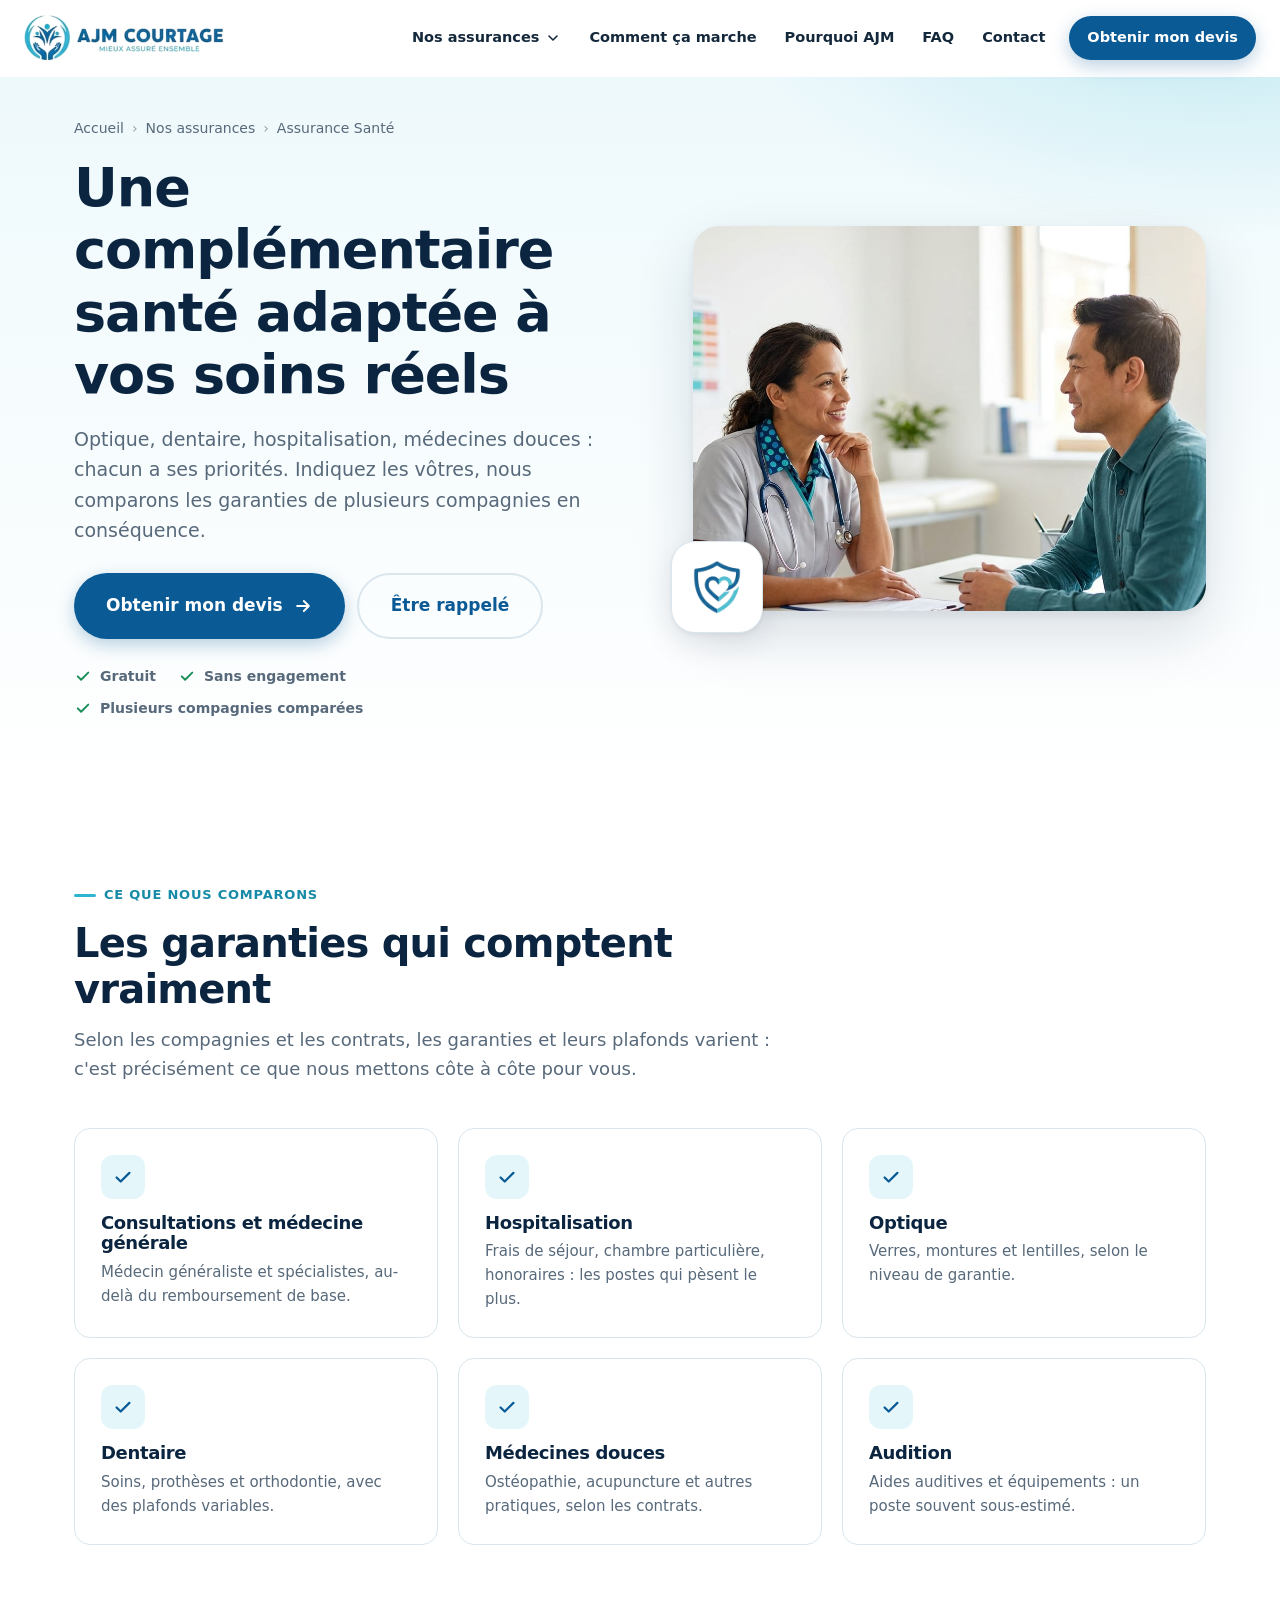
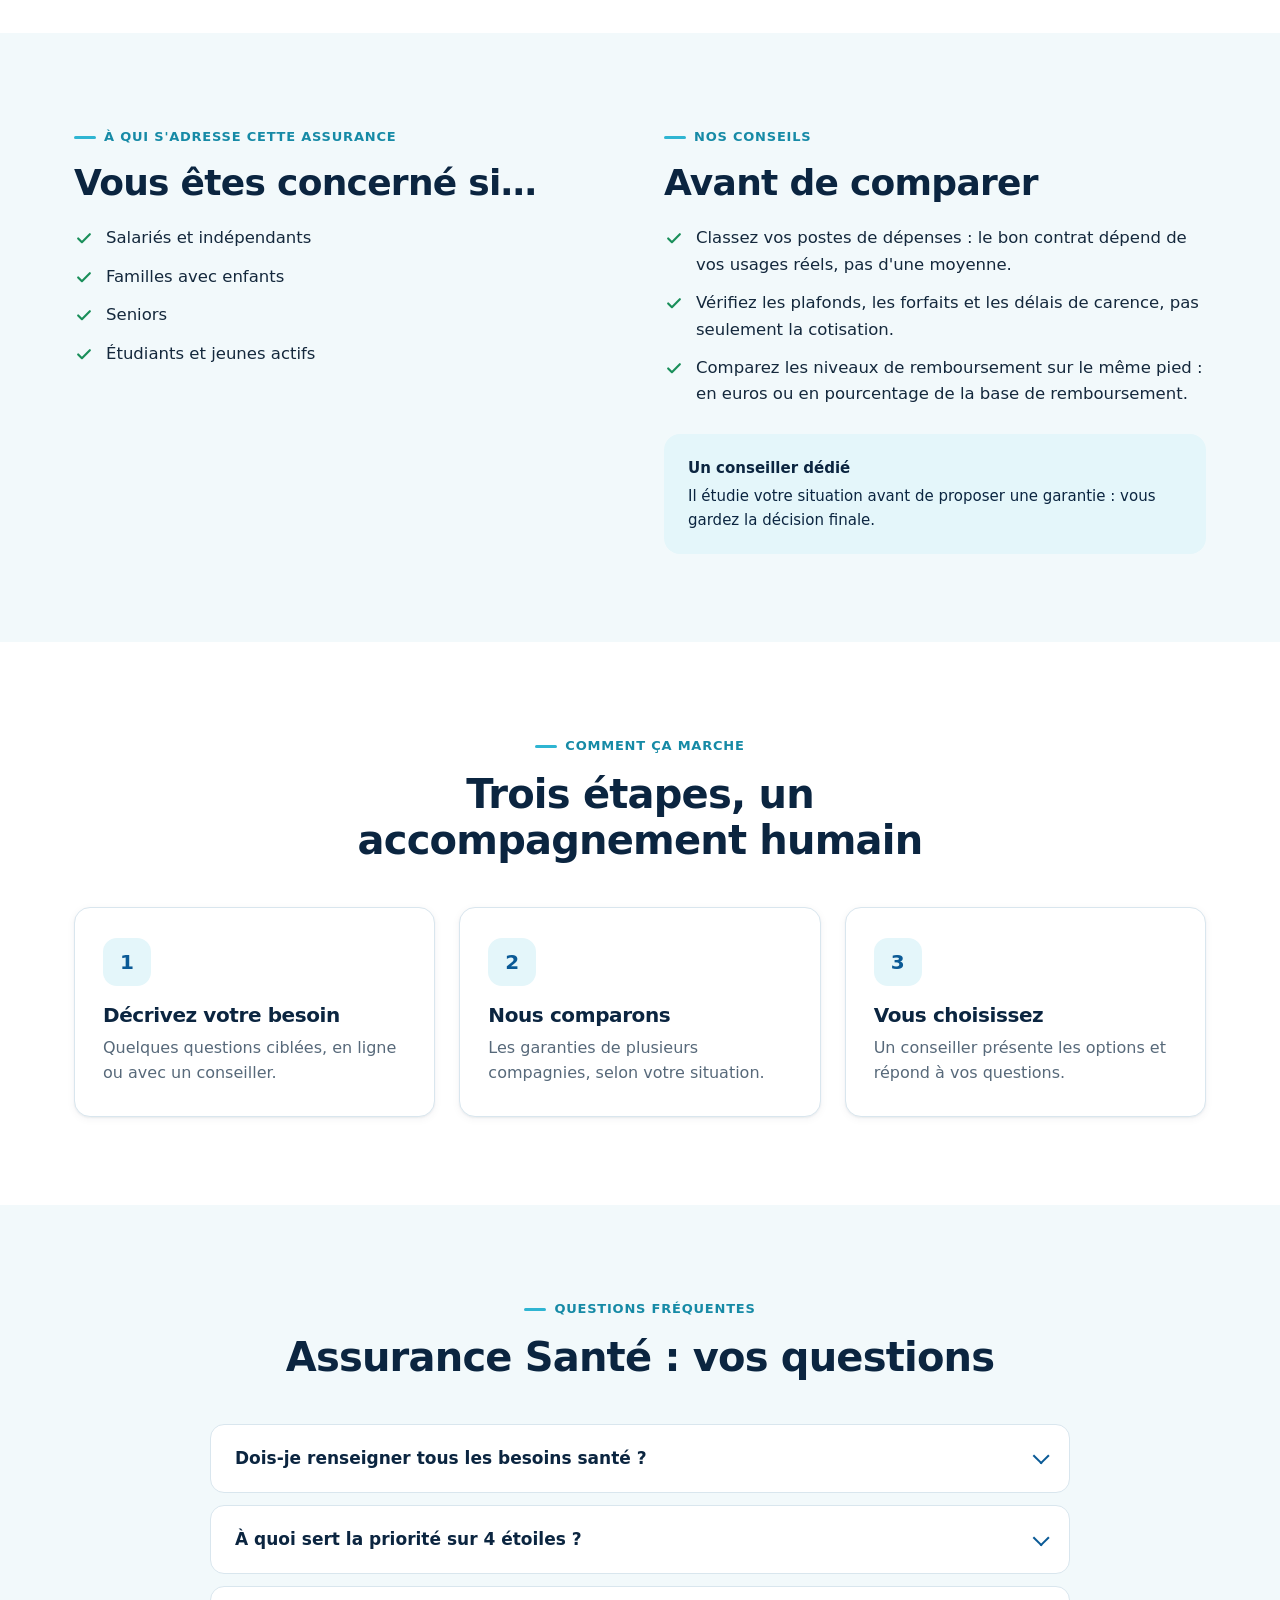
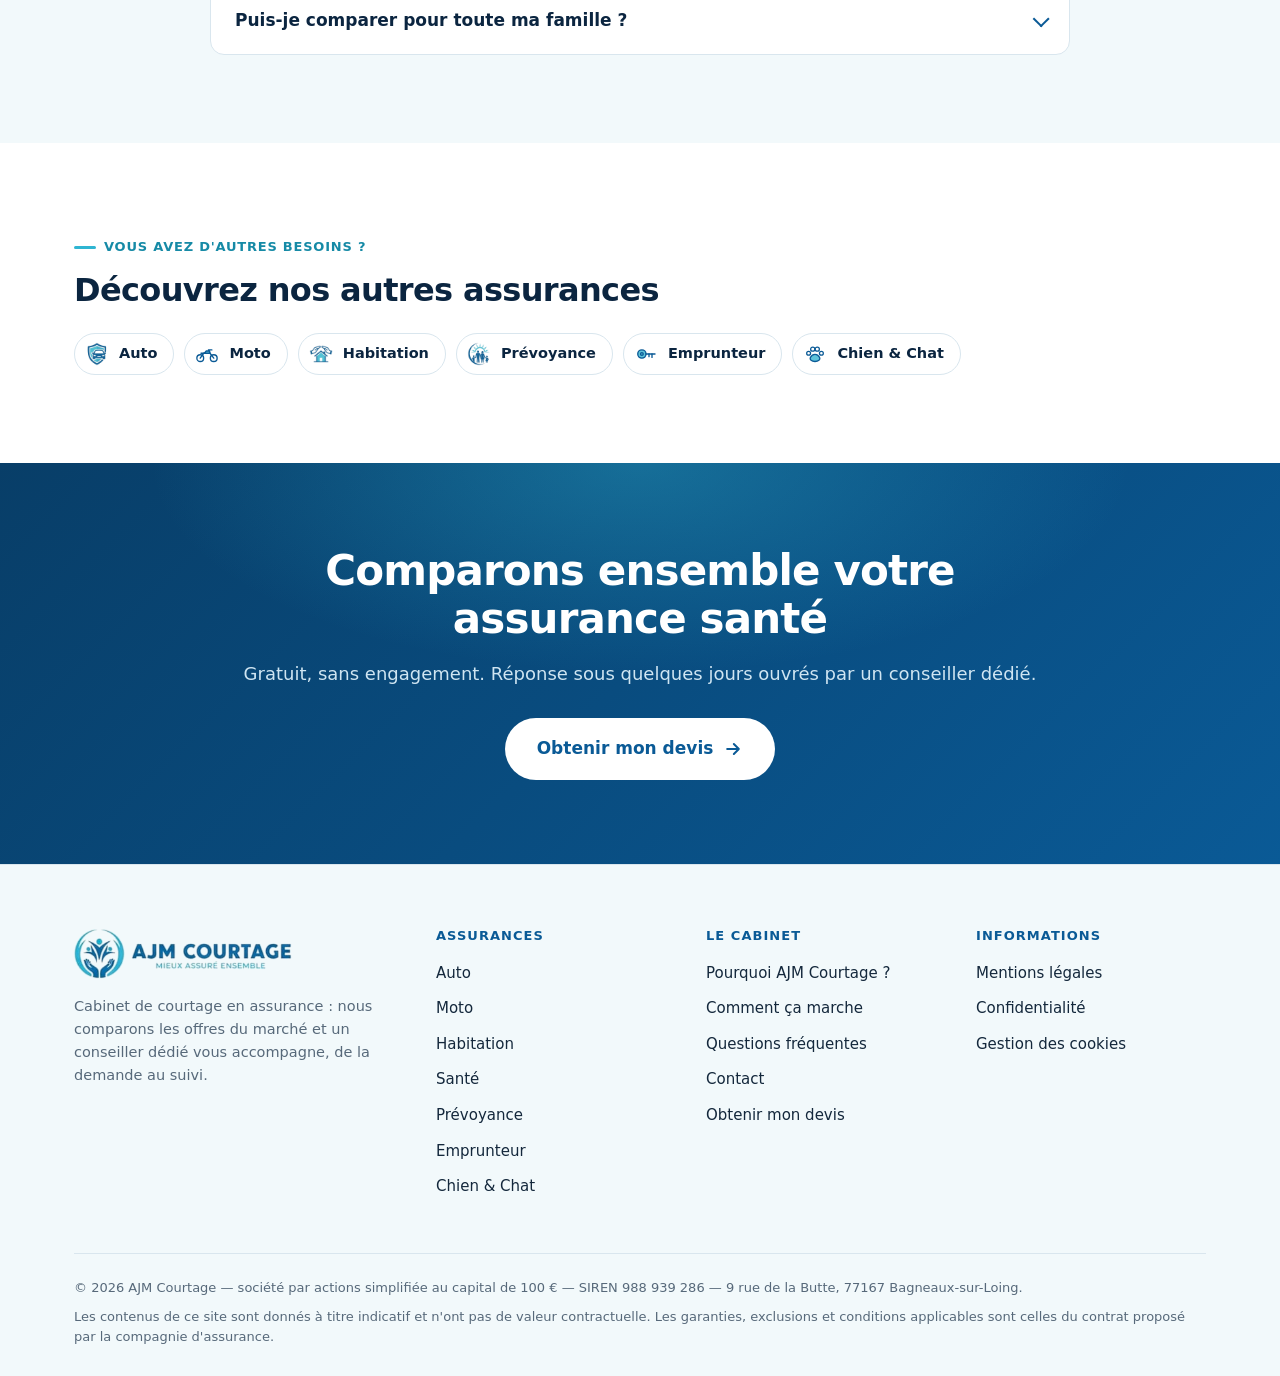
<file: assurance-sante.html>
<!DOCTYPE html>
<html lang="fr">
<head>
<meta charset="utf-8">
<meta name="viewport" content="width=device-width, initial-scale=1">
<title>Assurance santé (mutuelle) : comparez avec un courtier | AJM Courtage</title>
<meta name="description" content="Complémentaire santé : AJM Courtage compare plusieurs compagnies selon vos priorités (optique, dentaire, hospitalisation…). Gratuit et sans engagement.">
<meta name="theme-color" content="#0a5a96">
<meta property="og:type" content="website">
<meta property="og:title" content="Assurance santé (mutuelle) : comparez avec un courtier | AJM Courtage">
<meta property="og:description" content="Complémentaire santé : AJM Courtage compare plusieurs compagnies selon vos priorités (optique, dentaire, hospitalisation…). Gratuit et sans engagement.">
<meta property="og:locale" content="fr_FR">
<link rel="icon" type="image/png" sizes="64x64" href="assets/favicon-64.png">
<link rel="apple-touch-icon" href="assets/favicon-192.png">
<link rel="stylesheet" href="css/style.css?v=5">
<script type="application/ld+json">{"@context": "https://schema.org", "@type": "FAQPage", "mainEntity": [{"@type": "Question", "name": "Dois-je renseigner tous les besoins santé ?", "acceptedAnswer": {"@type": "Answer", "text": "Non. Cochez ceux qui comptent pour vous et indiquez leur priorité de 1 à 4 étoiles : votre conseiller s'appuie dessus pour sélectionner les offres."}}, {"@type": "Question", "name": "À quoi sert la priorité sur 4 étoiles ?", "acceptedAnswer": {"@type": "Answer", "text": "Elle pondère la comparaison : un poste « essentiel » pèse davantage dans la sélection qu'un poste « faible »."}}, {"@type": "Question", "name": "Puis-je comparer pour toute ma famille ?", "acceptedAnswer": {"@type": "Answer", "text": "Oui. Précisez la composition du foyer dans le message du devis : le conseiller en tient compte."}}]}</script>
</head>
<body>
<a class="skip" href="#contenu">Aller au contenu</a>
<header class="site-header">
  <div class="wrap header-inner">
    <a class="brand" href="index.html" aria-label="AJM Courtage — accueil"><img src="assets/logo-ajm-courtage.png" alt="AJM Courtage — Mieux assuré ensemble" width="200" height="46"></a>
    <button class="burger" aria-expanded="false" aria-controls="nav" aria-label="Ouvrir le menu"><span></span></button>
    <nav class="nav" id="nav" aria-label="Navigation principale">
      <div class="menu-wrap">
        <button class="nav-trigger" aria-expanded="false" aria-controls="mega">Nos assurances <svg width="16" height="16" viewBox="0 0 24 24" fill="none" stroke="currentColor" stroke-width="2.4" stroke-linecap="round" stroke-linejoin="round" aria-hidden="true"><path d="M6 9l6 6 6-6"/></svg></button>
        <div class="mega" id="mega">
<a href="assurance-auto.html"><span class="ico"><img src="assets/icone-auto.png" alt="" width="64" height="64" class=""></span><span><strong>Assurance Auto</strong><small>Tiers, tous risques, jeune conducteur</small></span></a>
<a href="assurance-moto.html"><span class="ico"><svg class="" viewBox="0 0 64 64" fill="none" stroke="#0a5a96" stroke-width="3.6" stroke-linecap="round" stroke-linejoin="round" aria-hidden="true"><circle cx="14" cy="43" r="9"/><circle cx="50" cy="43" r="9"/><path d="M14 43l9-13h17l10 13"/><path d="M40 30l-4-9h9"/><path d="M25 30l5-6h9v6z" fill="#5ec3da"/><path d="M16 30h9"/></svg></span><span><strong>Assurance Moto</strong><small>Scooter, routière, sportive, équipements</small></span></a>
<a href="assurance-habitation.html"><span class="ico"><img src="assets/icone-habitation.png" alt="" width="64" height="64" class=""></span><span><strong>Assurance Habitation</strong><small>Dégâts des eaux, incendie, vol, responsabilité civile</small></span></a>
<a href="assurance-sante.html"><span class="ico"><img src="assets/icone-sante.png" alt="" width="64" height="64" class=""></span><span><strong>Assurance Santé</strong><small>Consultations, hospitalisation, optique, dentaire</small></span></a>
<a href="prevoyance.html"><span class="ico"><img src="assets/icone-famille.png" alt="" width="64" height="64" class=""></span><span><strong>Prévoyance</strong><small>Arrêt de travail, invalidité, décès</small></span></a>
<a href="assurance-emprunteur.html"><span class="ico"><svg class="" viewBox="0 0 64 64" fill="none" stroke="#0a5a96" stroke-width="3.6" stroke-linecap="round" stroke-linejoin="round" aria-hidden="true"><circle cx="21" cy="32" r="11" fill="#5ec3da"/><circle cx="21" cy="32" r="3.6"/><path d="M32 32h24"/><path d="M48 32v9"/><path d="M40 32v7"/></svg></span><span><strong>Assurance Emprunteur</strong><small>Achat immobilier, délégation d&#x27;assurance</small></span></a>
<a href="assurance-chien-chat.html"><span class="ico"><svg class="" viewBox="0 0 64 64" fill="none" stroke="#0a5a96" stroke-width="3.4" stroke-linejoin="round" aria-hidden="true"><path d="M32 52c-9 0-15-5-12-11 2-4 6-8 12-8s10 4 12 8c3 6-3 11-12 11z" fill="#5ec3da"/><circle cx="15" cy="30" r="5.2"/><circle cx="26" cy="19" r="5.6"/><circle cx="38" cy="19" r="5.6"/><circle cx="49" cy="30" r="5.2"/></svg></span><span><strong>Assurance Chien & Chat</strong><small>Consultations, chirurgie, hospitalisation</small></span></a>
        </div>
      </div>
      <a href="index.html#etapes" class="hide-md">Comment ça marche</a>
      <a href="index.html#pourquoi" class="hide-md">Pourquoi AJM</a>
      <a href="index.html#faq" class="hide-md">FAQ</a>
      <a href="index.html#contact">Contact</a>
      <div class="header-cta">
        <a class="btn btn-ghost btn-sm" href="index.html#rappel">Être rappelé</a>
        <a class="btn btn-primary btn-sm" href="devis.html">Obtenir mon devis</a>
      </div>
    </nav>
  </div>
</header>

<main id="contenu">

<section class="phero">
  <div class="wrap phero-grid">
    <div>
      <nav class="crumbs" aria-label="Fil d'Ariane"><a href="index.html">Accueil</a><span>›</span><a href="index.html#produits">Nos assurances</a><span>›</span>Assurance Santé</nav>
      <h1>Une complémentaire santé adaptée à vos soins réels</h1>
      <p class="lead">Optique, dentaire, hospitalisation, médecines douces : chacun a ses priorités. Indiquez les vôtres, nous comparons les garanties de plusieurs compagnies en conséquence.</p>
      <div class="actions">
        <a class="btn btn-primary btn-lg" href="devis.html?besoin=sante">Obtenir mon devis <svg width="20" height="20" viewBox="0 0 24 24" fill="none" stroke="currentColor" stroke-width="2.4" stroke-linecap="round" stroke-linejoin="round" aria-hidden="true"><path d="M5 12h14M13 6l6 6-6 6"/></svg></a>
        <a class="btn btn-ghost btn-lg" href="index.html#rappel">Être rappelé</a>
      </div>
      <div class="phero-badges"><span><svg width="18" height="18" viewBox="0 0 24 24" fill="none" stroke="currentColor" stroke-width="2.6" stroke-linecap="round" stroke-linejoin="round" aria-hidden="true"><path d="M5 12.5l4.5 4.5L19 7.5"/></svg> Gratuit</span><span><svg width="18" height="18" viewBox="0 0 24 24" fill="none" stroke="currentColor" stroke-width="2.6" stroke-linecap="round" stroke-linejoin="round" aria-hidden="true"><path d="M5 12.5l4.5 4.5L19 7.5"/></svg> Sans engagement</span><span><svg width="18" height="18" viewBox="0 0 24 24" fill="none" stroke="currentColor" stroke-width="2.6" stroke-linecap="round" stroke-linejoin="round" aria-hidden="true"><path d="M5 12.5l4.5 4.5L19 7.5"/></svg> Plusieurs compagnies comparées</span></div>
    </div>
    <div class="phero-photo">
      <div class="frame"><img src="assets/hero-sante.jpg" alt="Une médecin échange avec son patient lors d&#x27;une consultation" width="1376" height="768" fetchpriority="high"></div>
      <div class="float-ic"><img src="assets/icone-sante.png" alt="" width="64" height="64" class=""></div>
    </div>
  </div>
</section>

<section class="section">
  <div class="wrap">
    <div class="section-head reveal"><span class="eyebrow">Ce que nous comparons</span><h2>Les garanties qui comptent vraiment</h2><p>Selon les compagnies et les contrats, les garanties et leurs plafonds varient : c'est précisément ce que nous mettons côte à côte pour vous.</p></div>
    <div class="cover"><div class="cover-item reveal"><div class="ic"><svg width="22" height="22" viewBox="0 0 24 24" fill="none" stroke="currentColor" stroke-width="2.4" stroke-linecap="round" stroke-linejoin="round" aria-hidden="true"><path d="M5 12.5l4.5 4.5L19 7.5"/></svg></div><h3>Consultations et médecine générale</h3><p>Médecin généraliste et spécialistes, au-delà du remboursement de base.</p></div><div class="cover-item reveal"><div class="ic"><svg width="22" height="22" viewBox="0 0 24 24" fill="none" stroke="currentColor" stroke-width="2.4" stroke-linecap="round" stroke-linejoin="round" aria-hidden="true"><path d="M5 12.5l4.5 4.5L19 7.5"/></svg></div><h3>Hospitalisation</h3><p>Frais de séjour, chambre particulière, honoraires : les postes qui pèsent le plus.</p></div><div class="cover-item reveal"><div class="ic"><svg width="22" height="22" viewBox="0 0 24 24" fill="none" stroke="currentColor" stroke-width="2.4" stroke-linecap="round" stroke-linejoin="round" aria-hidden="true"><path d="M5 12.5l4.5 4.5L19 7.5"/></svg></div><h3>Optique</h3><p>Verres, montures et lentilles, selon le niveau de garantie.</p></div><div class="cover-item reveal"><div class="ic"><svg width="22" height="22" viewBox="0 0 24 24" fill="none" stroke="currentColor" stroke-width="2.4" stroke-linecap="round" stroke-linejoin="round" aria-hidden="true"><path d="M5 12.5l4.5 4.5L19 7.5"/></svg></div><h3>Dentaire</h3><p>Soins, prothèses et orthodontie, avec des plafonds variables.</p></div><div class="cover-item reveal"><div class="ic"><svg width="22" height="22" viewBox="0 0 24 24" fill="none" stroke="currentColor" stroke-width="2.4" stroke-linecap="round" stroke-linejoin="round" aria-hidden="true"><path d="M5 12.5l4.5 4.5L19 7.5"/></svg></div><h3>Médecines douces</h3><p>Ostéopathie, acupuncture et autres pratiques, selon les contrats.</p></div><div class="cover-item reveal"><div class="ic"><svg width="22" height="22" viewBox="0 0 24 24" fill="none" stroke="currentColor" stroke-width="2.4" stroke-linecap="round" stroke-linejoin="round" aria-hidden="true"><path d="M5 12.5l4.5 4.5L19 7.5"/></svg></div><h3>Audition</h3><p>Aides auditives et équipements : un poste souvent sous-estimé.</p></div></div>
  </div>
</section>

<section class="section section--mist">
  <div class="wrap split">
    <div class="reveal"><span class="eyebrow">À qui s'adresse cette assurance</span><h2 style="font-size:clamp(26px,3vw,36px);margin-bottom:22px">Vous êtes concerné si…</h2><ul class="checks"><li><svg width="20" height="20" viewBox="0 0 24 24" fill="none" stroke="currentColor" stroke-width="2.6" stroke-linecap="round" stroke-linejoin="round" aria-hidden="true"><path d="M5 12.5l4.5 4.5L19 7.5"/></svg><span>Salariés et indépendants</span></li><li><svg width="20" height="20" viewBox="0 0 24 24" fill="none" stroke="currentColor" stroke-width="2.6" stroke-linecap="round" stroke-linejoin="round" aria-hidden="true"><path d="M5 12.5l4.5 4.5L19 7.5"/></svg><span>Familles avec enfants</span></li><li><svg width="20" height="20" viewBox="0 0 24 24" fill="none" stroke="currentColor" stroke-width="2.6" stroke-linecap="round" stroke-linejoin="round" aria-hidden="true"><path d="M5 12.5l4.5 4.5L19 7.5"/></svg><span>Seniors</span></li><li><svg width="20" height="20" viewBox="0 0 24 24" fill="none" stroke="currentColor" stroke-width="2.6" stroke-linecap="round" stroke-linejoin="round" aria-hidden="true"><path d="M5 12.5l4.5 4.5L19 7.5"/></svg><span>Étudiants et jeunes actifs</span></li></ul></div>
    <div class="reveal"><span class="eyebrow">Nos conseils</span><h2 style="font-size:clamp(26px,3vw,36px);margin-bottom:22px">Avant de comparer</h2><ul class="checks"><li><svg width="20" height="20" viewBox="0 0 24 24" fill="none" stroke="currentColor" stroke-width="2.6" stroke-linecap="round" stroke-linejoin="round" aria-hidden="true"><path d="M5 12.5l4.5 4.5L19 7.5"/></svg><span>Classez vos postes de dépenses : le bon contrat dépend de vos usages réels, pas d&#x27;une moyenne.</span></li><li><svg width="20" height="20" viewBox="0 0 24 24" fill="none" stroke="currentColor" stroke-width="2.6" stroke-linecap="round" stroke-linejoin="round" aria-hidden="true"><path d="M5 12.5l4.5 4.5L19 7.5"/></svg><span>Vérifiez les plafonds, les forfaits et les délais de carence, pas seulement la cotisation.</span></li><li><svg width="20" height="20" viewBox="0 0 24 24" fill="none" stroke="currentColor" stroke-width="2.6" stroke-linecap="round" stroke-linejoin="round" aria-hidden="true"><path d="M5 12.5l4.5 4.5L19 7.5"/></svg><span>Comparez les niveaux de remboursement sur le même pied : en euros ou en pourcentage de la base de remboursement.</span></li></ul>
      <div class="note" style="margin-top:26px"><strong>Un conseiller dédié</strong>Il étudie votre situation avant de proposer une garantie : vous gardez la décision finale.</div></div>
  </div>
</section>

<section class="section" id="etapes">
  <div class="wrap">
    <div class="section-head section-head--center reveal"><span class="eyebrow">Comment ça marche</span><h2>Trois étapes, un accompagnement humain</h2></div>
    <div class="steps">
      <div class="step reveal"><div class="num">1</div><h3>Décrivez votre besoin</h3><p>Quelques questions ciblées, en ligne ou avec un conseiller.</p></div>
      <div class="step reveal"><div class="num">2</div><h3>Nous comparons</h3><p>Les garanties de plusieurs compagnies, selon votre situation.</p></div>
      <div class="step reveal"><div class="num">3</div><h3>Vous choisissez</h3><p>Un conseiller présente les options et répond à vos questions.</p></div>
    </div>
  </div>
</section>

<section class="section section--mist">
  <div class="wrap">
    <div class="section-head section-head--center reveal"><span class="eyebrow">Questions fréquentes</span><h2>Assurance Santé : vos questions</h2></div>
    <div class="faq reveal">
<details><summary>Dois-je renseigner tous les besoins santé ?</summary><div class="answer"><p>Non. Cochez ceux qui comptent pour vous et indiquez leur priorité de 1 à 4 étoiles : votre conseiller s&#x27;appuie dessus pour sélectionner les offres.</p></div></details>
<details><summary>À quoi sert la priorité sur 4 étoiles ?</summary><div class="answer"><p>Elle pondère la comparaison : un poste « essentiel » pèse davantage dans la sélection qu&#x27;un poste « faible ».</p></div></details>
<details><summary>Puis-je comparer pour toute ma famille ?</summary><div class="answer"><p>Oui. Précisez la composition du foyer dans le message du devis : le conseiller en tient compte.</p></div></details>
    </div>
  </div>
</section>

<section class="section">
  <div class="wrap">
    <div class="section-head reveal" style="margin-bottom:24px"><span class="eyebrow">Vous avez d'autres besoins&nbsp;?</span><h2 style="font-size:clamp(24px,2.8vw,32px)">Découvrez nos autres assurances</h2></div>
    <div class="other-products reveal"><a href="assurance-auto.html"><img src="assets/icone-auto.png" alt="" width="64" height="64" class="">Auto</a><a href="assurance-moto.html"><svg class="" viewBox="0 0 64 64" fill="none" stroke="#0a5a96" stroke-width="3.6" stroke-linecap="round" stroke-linejoin="round" aria-hidden="true"><circle cx="14" cy="43" r="9"/><circle cx="50" cy="43" r="9"/><path d="M14 43l9-13h17l10 13"/><path d="M40 30l-4-9h9"/><path d="M25 30l5-6h9v6z" fill="#5ec3da"/><path d="M16 30h9"/></svg>Moto</a><a href="assurance-habitation.html"><img src="assets/icone-habitation.png" alt="" width="64" height="64" class="">Habitation</a><a href="prevoyance.html"><img src="assets/icone-famille.png" alt="" width="64" height="64" class="">Prévoyance</a><a href="assurance-emprunteur.html"><svg class="" viewBox="0 0 64 64" fill="none" stroke="#0a5a96" stroke-width="3.6" stroke-linecap="round" stroke-linejoin="round" aria-hidden="true"><circle cx="21" cy="32" r="11" fill="#5ec3da"/><circle cx="21" cy="32" r="3.6"/><path d="M32 32h24"/><path d="M48 32v9"/><path d="M40 32v7"/></svg>Emprunteur</a><a href="assurance-chien-chat.html"><svg class="" viewBox="0 0 64 64" fill="none" stroke="#0a5a96" stroke-width="3.4" stroke-linejoin="round" aria-hidden="true"><path d="M32 52c-9 0-15-5-12-11 2-4 6-8 12-8s10 4 12 8c3 6-3 11-12 11z" fill="#5ec3da"/><circle cx="15" cy="30" r="5.2"/><circle cx="26" cy="19" r="5.6"/><circle cx="38" cy="19" r="5.6"/><circle cx="49" cy="30" r="5.2"/></svg>Chien & Chat</a></div>
  </div>
</section>

<section class="final-cta">
  <div class="wrap">
    <h2>Comparons ensemble votre assurance santé</h2>
    <p>Gratuit, sans engagement. Réponse sous quelques jours ouvrés par un conseiller dédié.</p>
    <div class="actions"><a class="btn btn-white btn-lg" href="devis.html?besoin=sante">Obtenir mon devis <svg width="20" height="20" viewBox="0 0 24 24" fill="none" stroke="currentColor" stroke-width="2.4" stroke-linecap="round" stroke-linejoin="round" aria-hidden="true"><path d="M5 12h14M13 6l6 6-6 6"/></svg></a></div>
  </div>
</section>

</main>
<footer class="site-footer">
  <div class="wrap">
    <div class="footer-grid">
      <div class="footer-brand">
        <img src="assets/logo-ajm-courtage.png" alt="AJM Courtage — Mieux assuré ensemble" width="218" height="50" loading="lazy">
        <p>Cabinet de courtage en assurance : nous comparons les offres du marché et un conseiller dédié vous accompagne, de la demande au suivi.</p>
      </div>
      <div class="footer-col"><h4>Assurances</h4><ul><li><a href="assurance-auto.html">Auto</a></li><li><a href="assurance-moto.html">Moto</a></li><li><a href="assurance-habitation.html">Habitation</a></li><li><a href="assurance-sante.html">Santé</a></li><li><a href="prevoyance.html">Prévoyance</a></li><li><a href="assurance-emprunteur.html">Emprunteur</a></li><li><a href="assurance-chien-chat.html">Chien & Chat</a></li></ul></div>
      <div class="footer-col"><h4>Le cabinet</h4><ul>
        <li><a href="index.html#pourquoi">Pourquoi AJM Courtage ?</a></li>
        <li><a href="index.html#etapes">Comment ça marche</a></li>
        <li><a href="index.html#faq">Questions fréquentes</a></li>
        <li><a href="index.html#contact">Contact</a></li>
        <li><a href="devis.html">Obtenir mon devis</a></li>
      </ul></div>
      <div class="footer-col"><h4>Informations</h4><ul>
        <li><a href="mentions-legales.html">Mentions légales</a></li>
        <li><a href="confidentialite.html">Confidentialité</a></li>
        <li><a href="cookies.html">Gestion des cookies</a></li>
      </ul></div>
    </div>
    <div class="legal-bar">
      <!-- À COMPLÉTER avant mise en ligne : n° d'immatriculation ORIAS, garantie financière / RCP,
           coordonnées de l'ACPR et du médiateur de l'assurance (obligations d'information des courtiers). -->
      <p>© 2026 AJM Courtage — société par actions simplifiée au capital de 100 € — SIREN 988 939 286 — 9 rue de la Butte, 77167 Bagneaux-sur-Loing.</p>
      <p>Les contenus de ce site sont donnés à titre indicatif et n'ont pas de valeur contractuelle. Les garanties, exclusions et conditions applicables sont celles du contrat proposé par la compagnie d'assurance.</p>
    </div>
  </div>
</footer>
<script src="js/main.js?v=5" defer></script>
</body>
</html>
</file>
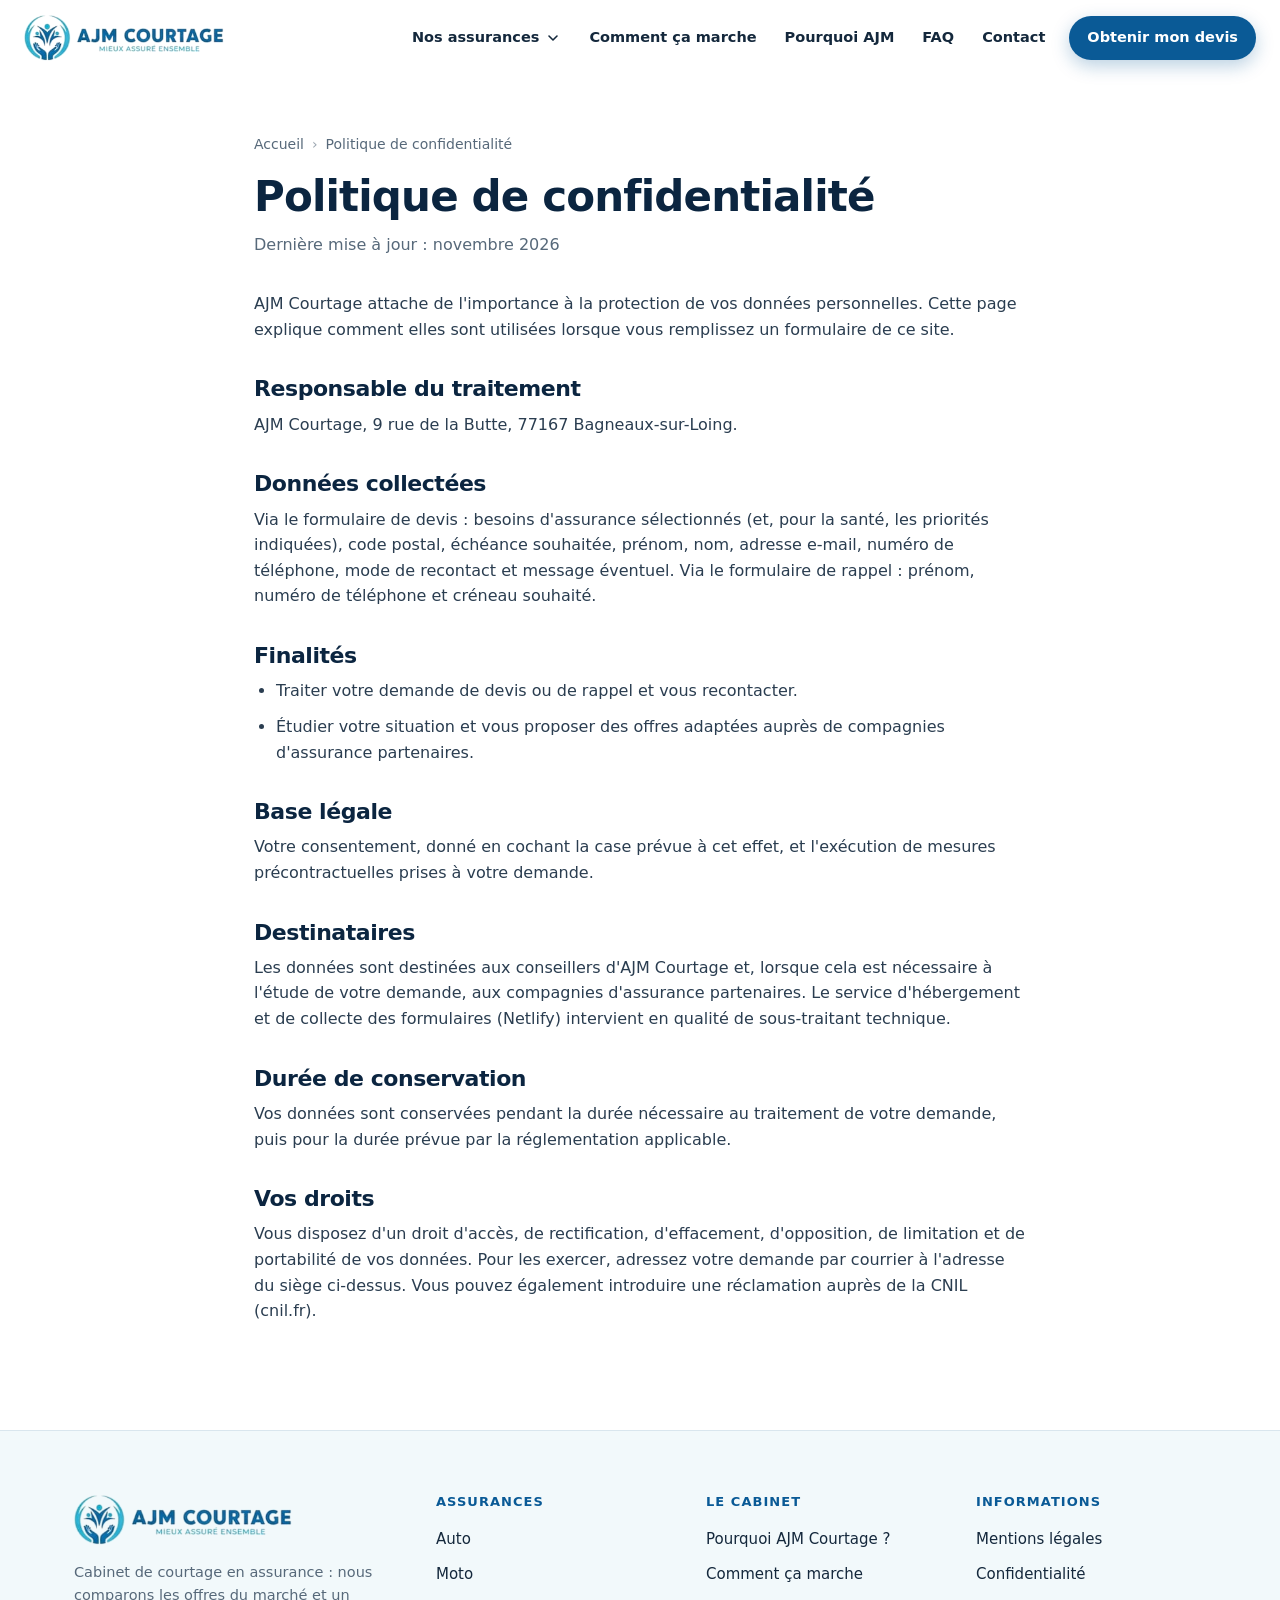
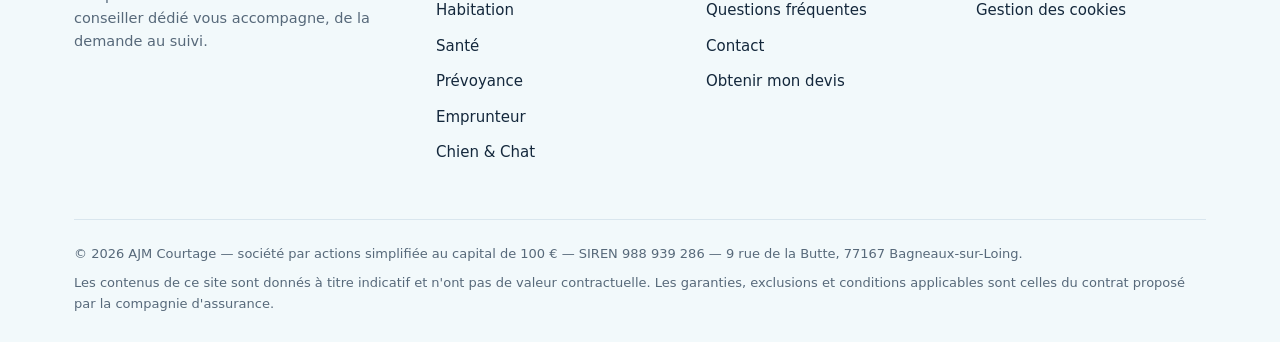
<file: confidentialite.html>
<!DOCTYPE html>
<html lang="fr">
<head>
<meta charset="utf-8">
<meta name="viewport" content="width=device-width, initial-scale=1">
<title>Politique de confidentialité — AJM Courtage</title>
<meta name="description" content="Politique de confidentialité du site AJM Courtage.">
<meta name="theme-color" content="#0a5a96">
<meta property="og:type" content="website">
<meta property="og:title" content="Politique de confidentialité — AJM Courtage">
<meta property="og:description" content="Politique de confidentialité du site AJM Courtage.">
<meta property="og:locale" content="fr_FR">
<link rel="icon" type="image/png" sizes="64x64" href="assets/favicon-64.png">
<link rel="apple-touch-icon" href="assets/favicon-192.png">
<link rel="stylesheet" href="css/style.css?v=5">
<meta name="robots" content="noindex,follow">
</head>
<body>
<a class="skip" href="#contenu">Aller au contenu</a>
<header class="site-header">
  <div class="wrap header-inner">
    <a class="brand" href="index.html" aria-label="AJM Courtage — accueil"><img src="assets/logo-ajm-courtage.png" alt="AJM Courtage — Mieux assuré ensemble" width="200" height="46"></a>
    <button class="burger" aria-expanded="false" aria-controls="nav" aria-label="Ouvrir le menu"><span></span></button>
    <nav class="nav" id="nav" aria-label="Navigation principale">
      <div class="menu-wrap">
        <button class="nav-trigger" aria-expanded="false" aria-controls="mega">Nos assurances <svg width="16" height="16" viewBox="0 0 24 24" fill="none" stroke="currentColor" stroke-width="2.4" stroke-linecap="round" stroke-linejoin="round" aria-hidden="true"><path d="M6 9l6 6 6-6"/></svg></button>
        <div class="mega" id="mega">
<a href="assurance-auto.html"><span class="ico"><img src="assets/icone-auto.png" alt="" width="64" height="64" class=""></span><span><strong>Assurance Auto</strong><small>Tiers, tous risques, jeune conducteur</small></span></a>
<a href="assurance-moto.html"><span class="ico"><svg class="" viewBox="0 0 64 64" fill="none" stroke="#0a5a96" stroke-width="3.6" stroke-linecap="round" stroke-linejoin="round" aria-hidden="true"><circle cx="14" cy="43" r="9"/><circle cx="50" cy="43" r="9"/><path d="M14 43l9-13h17l10 13"/><path d="M40 30l-4-9h9"/><path d="M25 30l5-6h9v6z" fill="#5ec3da"/><path d="M16 30h9"/></svg></span><span><strong>Assurance Moto</strong><small>Scooter, routière, sportive, équipements</small></span></a>
<a href="assurance-habitation.html"><span class="ico"><img src="assets/icone-habitation.png" alt="" width="64" height="64" class=""></span><span><strong>Assurance Habitation</strong><small>Dégâts des eaux, incendie, vol, responsabilité civile</small></span></a>
<a href="assurance-sante.html"><span class="ico"><img src="assets/icone-sante.png" alt="" width="64" height="64" class=""></span><span><strong>Assurance Santé</strong><small>Consultations, hospitalisation, optique, dentaire</small></span></a>
<a href="prevoyance.html"><span class="ico"><img src="assets/icone-famille.png" alt="" width="64" height="64" class=""></span><span><strong>Prévoyance</strong><small>Arrêt de travail, invalidité, décès</small></span></a>
<a href="assurance-emprunteur.html"><span class="ico"><svg class="" viewBox="0 0 64 64" fill="none" stroke="#0a5a96" stroke-width="3.6" stroke-linecap="round" stroke-linejoin="round" aria-hidden="true"><circle cx="21" cy="32" r="11" fill="#5ec3da"/><circle cx="21" cy="32" r="3.6"/><path d="M32 32h24"/><path d="M48 32v9"/><path d="M40 32v7"/></svg></span><span><strong>Assurance Emprunteur</strong><small>Achat immobilier, délégation d&#x27;assurance</small></span></a>
<a href="assurance-chien-chat.html"><span class="ico"><svg class="" viewBox="0 0 64 64" fill="none" stroke="#0a5a96" stroke-width="3.4" stroke-linejoin="round" aria-hidden="true"><path d="M32 52c-9 0-15-5-12-11 2-4 6-8 12-8s10 4 12 8c3 6-3 11-12 11z" fill="#5ec3da"/><circle cx="15" cy="30" r="5.2"/><circle cx="26" cy="19" r="5.6"/><circle cx="38" cy="19" r="5.6"/><circle cx="49" cy="30" r="5.2"/></svg></span><span><strong>Assurance Chien & Chat</strong><small>Consultations, chirurgie, hospitalisation</small></span></a>
        </div>
      </div>
      <a href="index.html#etapes" class="hide-md">Comment ça marche</a>
      <a href="index.html#pourquoi" class="hide-md">Pourquoi AJM</a>
      <a href="index.html#faq" class="hide-md">FAQ</a>
      <a href="index.html#contact">Contact</a>
      <div class="header-cta">
        <a class="btn btn-ghost btn-sm" href="index.html#rappel">Être rappelé</a>
        <a class="btn btn-primary btn-sm" href="devis.html">Obtenir mon devis</a>
      </div>
    </nav>
  </div>
</header>

<main id="contenu"><article class="legal-page">
<nav class="crumbs" aria-label="Fil d'Ariane"><a href="index.html">Accueil</a><span>›</span>Politique de confidentialité</nav>
<h1>Politique de confidentialité</h1><p class="upd">Dernière mise à jour : novembre 2026</p>

<p>AJM Courtage attache de l'importance à la protection de vos données personnelles. Cette page explique comment elles sont utilisées lorsque vous remplissez un formulaire de ce site.</p>
<h2>Responsable du traitement</h2>
<p>AJM Courtage, 9 rue de la Butte, 77167 Bagneaux-sur-Loing.</p>
<h2>Données collectées</h2>
<p>Via le formulaire de devis : besoins d'assurance sélectionnés (et, pour la santé, les priorités indiquées), code postal, échéance souhaitée, prénom, nom, adresse e-mail, numéro de téléphone, mode de recontact et message éventuel. Via le formulaire de rappel : prénom, numéro de téléphone et créneau souhaité.</p>
<h2>Finalités</h2>
<ul><li>Traiter votre demande de devis ou de rappel et vous recontacter.</li><li>Étudier votre situation et vous proposer des offres adaptées auprès de compagnies d'assurance partenaires.</li></ul>
<h2>Base légale</h2>
<p>Votre consentement, donné en cochant la case prévue à cet effet, et l'exécution de mesures précontractuelles prises à votre demande.</p>
<h2>Destinataires</h2>
<p>Les données sont destinées aux conseillers d'AJM Courtage et, lorsque cela est nécessaire à l'étude de votre demande, aux compagnies d'assurance partenaires. Le service d'hébergement et de collecte des formulaires (Netlify) intervient en qualité de sous-traitant technique.</p>
<h2>Durée de conservation</h2>
<p>Vos données sont conservées pendant la durée nécessaire au traitement de votre demande, puis pour la durée prévue par la réglementation applicable.</p>
<h2>Vos droits</h2>
<p>Vous disposez d'un droit d'accès, de rectification, d'effacement, d'opposition, de limitation et de portabilité de vos données. Pour les exercer, adressez votre demande par courrier à l'adresse du siège ci-dessus. Vous pouvez également introduire une réclamation auprès de la CNIL (cnil.fr).</p>

</article></main>
<footer class="site-footer">
  <div class="wrap">
    <div class="footer-grid">
      <div class="footer-brand">
        <img src="assets/logo-ajm-courtage.png" alt="AJM Courtage — Mieux assuré ensemble" width="218" height="50" loading="lazy">
        <p>Cabinet de courtage en assurance : nous comparons les offres du marché et un conseiller dédié vous accompagne, de la demande au suivi.</p>
      </div>
      <div class="footer-col"><h4>Assurances</h4><ul><li><a href="assurance-auto.html">Auto</a></li><li><a href="assurance-moto.html">Moto</a></li><li><a href="assurance-habitation.html">Habitation</a></li><li><a href="assurance-sante.html">Santé</a></li><li><a href="prevoyance.html">Prévoyance</a></li><li><a href="assurance-emprunteur.html">Emprunteur</a></li><li><a href="assurance-chien-chat.html">Chien & Chat</a></li></ul></div>
      <div class="footer-col"><h4>Le cabinet</h4><ul>
        <li><a href="index.html#pourquoi">Pourquoi AJM Courtage ?</a></li>
        <li><a href="index.html#etapes">Comment ça marche</a></li>
        <li><a href="index.html#faq">Questions fréquentes</a></li>
        <li><a href="index.html#contact">Contact</a></li>
        <li><a href="devis.html">Obtenir mon devis</a></li>
      </ul></div>
      <div class="footer-col"><h4>Informations</h4><ul>
        <li><a href="mentions-legales.html">Mentions légales</a></li>
        <li><a href="confidentialite.html">Confidentialité</a></li>
        <li><a href="cookies.html">Gestion des cookies</a></li>
      </ul></div>
    </div>
    <div class="legal-bar">
      <!-- À COMPLÉTER avant mise en ligne : n° d'immatriculation ORIAS, garantie financière / RCP,
           coordonnées de l'ACPR et du médiateur de l'assurance (obligations d'information des courtiers). -->
      <p>© 2026 AJM Courtage — société par actions simplifiée au capital de 100 € — SIREN 988 939 286 — 9 rue de la Butte, 77167 Bagneaux-sur-Loing.</p>
      <p>Les contenus de ce site sont donnés à titre indicatif et n'ont pas de valeur contractuelle. Les garanties, exclusions et conditions applicables sont celles du contrat proposé par la compagnie d'assurance.</p>
    </div>
  </div>
</footer>
<script src="js/main.js?v=5" defer></script>
</body>
</html>
</file>
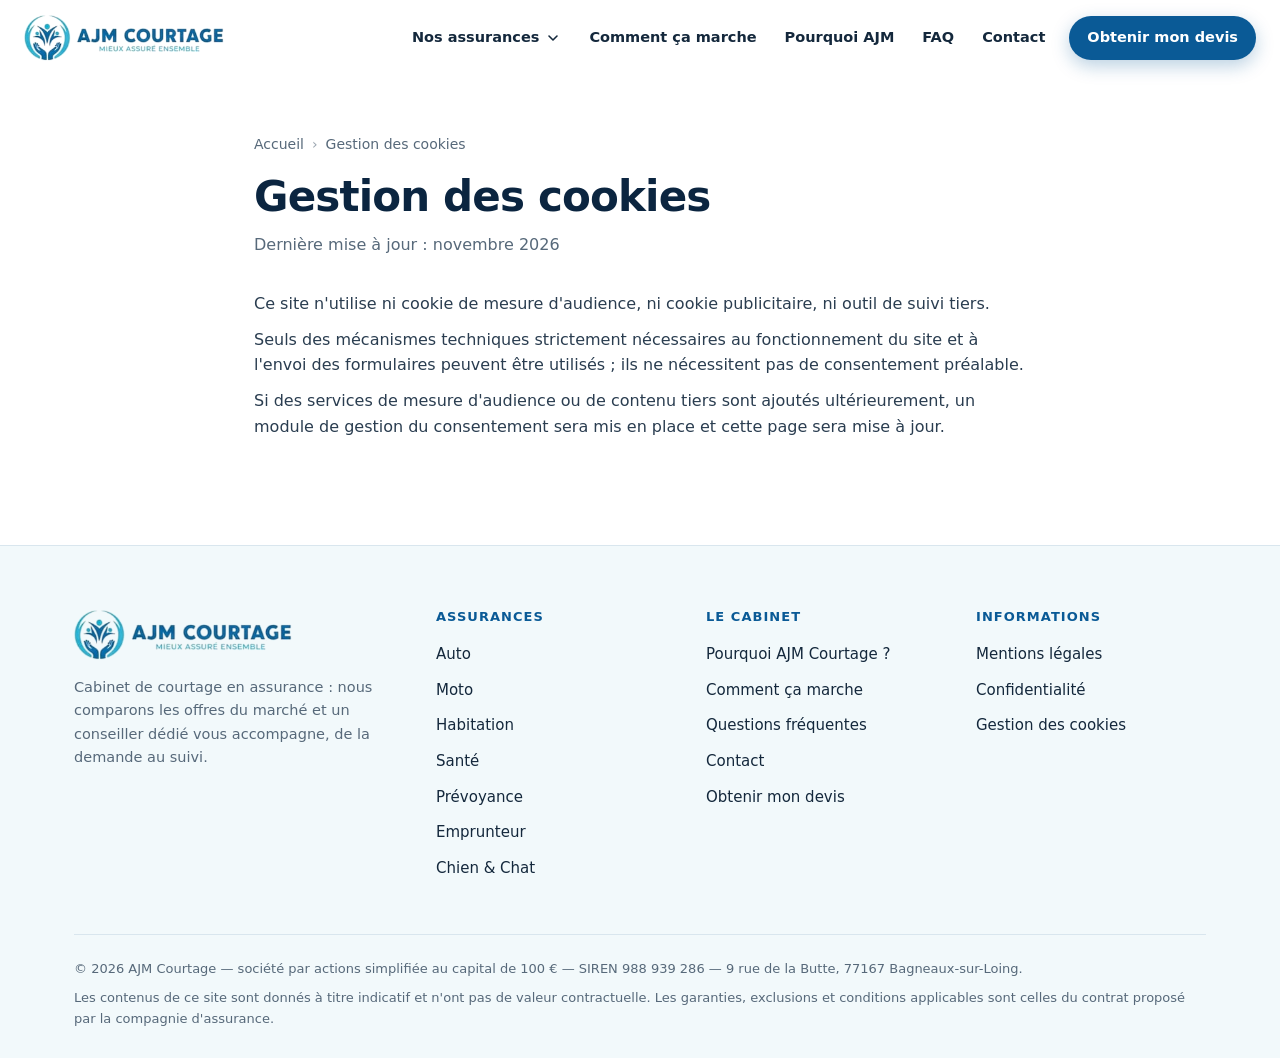
<file: cookies.html>
<!DOCTYPE html>
<html lang="fr">
<head>
<meta charset="utf-8">
<meta name="viewport" content="width=device-width, initial-scale=1">
<title>Gestion des cookies — AJM Courtage</title>
<meta name="description" content="Gestion des cookies du site AJM Courtage.">
<meta name="theme-color" content="#0a5a96">
<meta property="og:type" content="website">
<meta property="og:title" content="Gestion des cookies — AJM Courtage">
<meta property="og:description" content="Gestion des cookies du site AJM Courtage.">
<meta property="og:locale" content="fr_FR">
<link rel="icon" type="image/png" sizes="64x64" href="assets/favicon-64.png">
<link rel="apple-touch-icon" href="assets/favicon-192.png">
<link rel="stylesheet" href="css/style.css?v=5">
<meta name="robots" content="noindex,follow">
</head>
<body>
<a class="skip" href="#contenu">Aller au contenu</a>
<header class="site-header">
  <div class="wrap header-inner">
    <a class="brand" href="index.html" aria-label="AJM Courtage — accueil"><img src="assets/logo-ajm-courtage.png" alt="AJM Courtage — Mieux assuré ensemble" width="200" height="46"></a>
    <button class="burger" aria-expanded="false" aria-controls="nav" aria-label="Ouvrir le menu"><span></span></button>
    <nav class="nav" id="nav" aria-label="Navigation principale">
      <div class="menu-wrap">
        <button class="nav-trigger" aria-expanded="false" aria-controls="mega">Nos assurances <svg width="16" height="16" viewBox="0 0 24 24" fill="none" stroke="currentColor" stroke-width="2.4" stroke-linecap="round" stroke-linejoin="round" aria-hidden="true"><path d="M6 9l6 6 6-6"/></svg></button>
        <div class="mega" id="mega">
<a href="assurance-auto.html"><span class="ico"><img src="assets/icone-auto.png" alt="" width="64" height="64" class=""></span><span><strong>Assurance Auto</strong><small>Tiers, tous risques, jeune conducteur</small></span></a>
<a href="assurance-moto.html"><span class="ico"><svg class="" viewBox="0 0 64 64" fill="none" stroke="#0a5a96" stroke-width="3.6" stroke-linecap="round" stroke-linejoin="round" aria-hidden="true"><circle cx="14" cy="43" r="9"/><circle cx="50" cy="43" r="9"/><path d="M14 43l9-13h17l10 13"/><path d="M40 30l-4-9h9"/><path d="M25 30l5-6h9v6z" fill="#5ec3da"/><path d="M16 30h9"/></svg></span><span><strong>Assurance Moto</strong><small>Scooter, routière, sportive, équipements</small></span></a>
<a href="assurance-habitation.html"><span class="ico"><img src="assets/icone-habitation.png" alt="" width="64" height="64" class=""></span><span><strong>Assurance Habitation</strong><small>Dégâts des eaux, incendie, vol, responsabilité civile</small></span></a>
<a href="assurance-sante.html"><span class="ico"><img src="assets/icone-sante.png" alt="" width="64" height="64" class=""></span><span><strong>Assurance Santé</strong><small>Consultations, hospitalisation, optique, dentaire</small></span></a>
<a href="prevoyance.html"><span class="ico"><img src="assets/icone-famille.png" alt="" width="64" height="64" class=""></span><span><strong>Prévoyance</strong><small>Arrêt de travail, invalidité, décès</small></span></a>
<a href="assurance-emprunteur.html"><span class="ico"><svg class="" viewBox="0 0 64 64" fill="none" stroke="#0a5a96" stroke-width="3.6" stroke-linecap="round" stroke-linejoin="round" aria-hidden="true"><circle cx="21" cy="32" r="11" fill="#5ec3da"/><circle cx="21" cy="32" r="3.6"/><path d="M32 32h24"/><path d="M48 32v9"/><path d="M40 32v7"/></svg></span><span><strong>Assurance Emprunteur</strong><small>Achat immobilier, délégation d&#x27;assurance</small></span></a>
<a href="assurance-chien-chat.html"><span class="ico"><svg class="" viewBox="0 0 64 64" fill="none" stroke="#0a5a96" stroke-width="3.4" stroke-linejoin="round" aria-hidden="true"><path d="M32 52c-9 0-15-5-12-11 2-4 6-8 12-8s10 4 12 8c3 6-3 11-12 11z" fill="#5ec3da"/><circle cx="15" cy="30" r="5.2"/><circle cx="26" cy="19" r="5.6"/><circle cx="38" cy="19" r="5.6"/><circle cx="49" cy="30" r="5.2"/></svg></span><span><strong>Assurance Chien & Chat</strong><small>Consultations, chirurgie, hospitalisation</small></span></a>
        </div>
      </div>
      <a href="index.html#etapes" class="hide-md">Comment ça marche</a>
      <a href="index.html#pourquoi" class="hide-md">Pourquoi AJM</a>
      <a href="index.html#faq" class="hide-md">FAQ</a>
      <a href="index.html#contact">Contact</a>
      <div class="header-cta">
        <a class="btn btn-ghost btn-sm" href="index.html#rappel">Être rappelé</a>
        <a class="btn btn-primary btn-sm" href="devis.html">Obtenir mon devis</a>
      </div>
    </nav>
  </div>
</header>

<main id="contenu"><article class="legal-page">
<nav class="crumbs" aria-label="Fil d'Ariane"><a href="index.html">Accueil</a><span>›</span>Gestion des cookies</nav>
<h1>Gestion des cookies</h1><p class="upd">Dernière mise à jour : novembre 2026</p>

<p>Ce site n'utilise ni cookie de mesure d'audience, ni cookie publicitaire, ni outil de suivi tiers.</p>
<p>Seuls des mécanismes techniques strictement nécessaires au fonctionnement du site et à l'envoi des formulaires peuvent être utilisés ; ils ne nécessitent pas de consentement préalable.</p>
<p>Si des services de mesure d'audience ou de contenu tiers sont ajoutés ultérieurement, un module de gestion du consentement sera mis en place et cette page sera mise à jour.</p>

</article></main>
<footer class="site-footer">
  <div class="wrap">
    <div class="footer-grid">
      <div class="footer-brand">
        <img src="assets/logo-ajm-courtage.png" alt="AJM Courtage — Mieux assuré ensemble" width="218" height="50" loading="lazy">
        <p>Cabinet de courtage en assurance : nous comparons les offres du marché et un conseiller dédié vous accompagne, de la demande au suivi.</p>
      </div>
      <div class="footer-col"><h4>Assurances</h4><ul><li><a href="assurance-auto.html">Auto</a></li><li><a href="assurance-moto.html">Moto</a></li><li><a href="assurance-habitation.html">Habitation</a></li><li><a href="assurance-sante.html">Santé</a></li><li><a href="prevoyance.html">Prévoyance</a></li><li><a href="assurance-emprunteur.html">Emprunteur</a></li><li><a href="assurance-chien-chat.html">Chien & Chat</a></li></ul></div>
      <div class="footer-col"><h4>Le cabinet</h4><ul>
        <li><a href="index.html#pourquoi">Pourquoi AJM Courtage ?</a></li>
        <li><a href="index.html#etapes">Comment ça marche</a></li>
        <li><a href="index.html#faq">Questions fréquentes</a></li>
        <li><a href="index.html#contact">Contact</a></li>
        <li><a href="devis.html">Obtenir mon devis</a></li>
      </ul></div>
      <div class="footer-col"><h4>Informations</h4><ul>
        <li><a href="mentions-legales.html">Mentions légales</a></li>
        <li><a href="confidentialite.html">Confidentialité</a></li>
        <li><a href="cookies.html">Gestion des cookies</a></li>
      </ul></div>
    </div>
    <div class="legal-bar">
      <!-- À COMPLÉTER avant mise en ligne : n° d'immatriculation ORIAS, garantie financière / RCP,
           coordonnées de l'ACPR et du médiateur de l'assurance (obligations d'information des courtiers). -->
      <p>© 2026 AJM Courtage — société par actions simplifiée au capital de 100 € — SIREN 988 939 286 — 9 rue de la Butte, 77167 Bagneaux-sur-Loing.</p>
      <p>Les contenus de ce site sont donnés à titre indicatif et n'ont pas de valeur contractuelle. Les garanties, exclusions et conditions applicables sont celles du contrat proposé par la compagnie d'assurance.</p>
    </div>
  </div>
</footer>
<script src="js/main.js?v=5" defer></script>
</body>
</html>
</file>
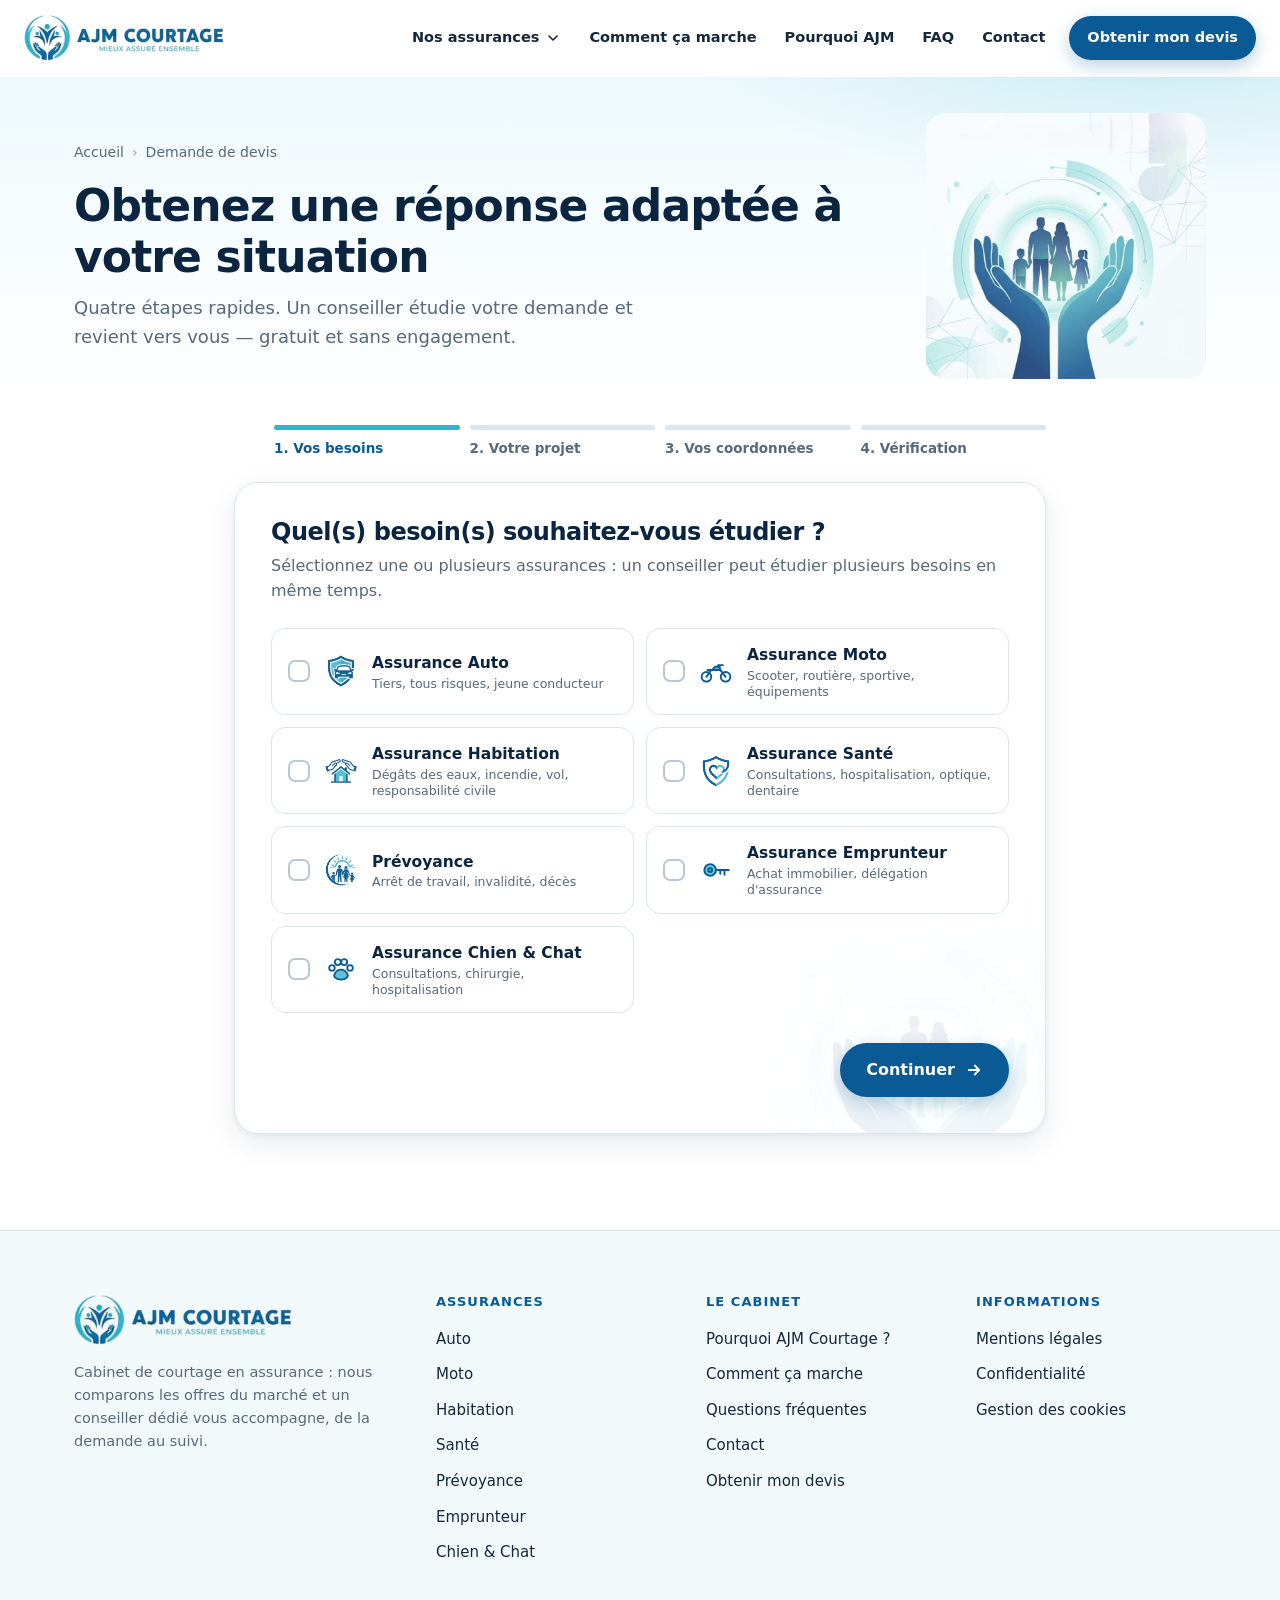
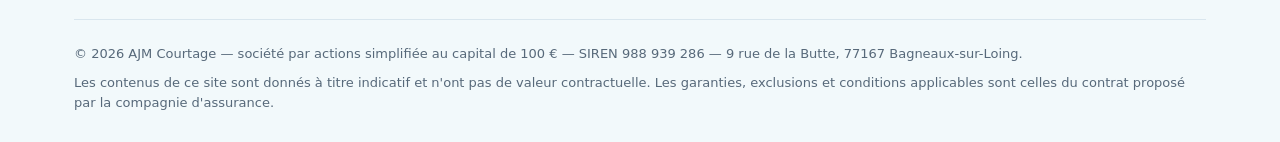
<file: devis.html>
<!DOCTYPE html>
<html lang="fr">
<head>
<meta charset="utf-8">
<meta name="viewport" content="width=device-width, initial-scale=1">
<title>Demande de devis — AJM Courtage</title>
<meta name="description" content="Faites une demande de devis multi-assurances : santé (avec priorités sur 4 étoiles), prévoyance, auto, moto, habitation, emprunteur, chien et chat.">
<meta name="theme-color" content="#0a5a96">
<meta property="og:type" content="website">
<meta property="og:title" content="Demande de devis — AJM Courtage">
<meta property="og:description" content="Faites une demande de devis multi-assurances : santé (avec priorités sur 4 étoiles), prévoyance, auto, moto, habitation, emprunteur, chien et chat.">
<meta property="og:locale" content="fr_FR">
<link rel="icon" type="image/png" sizes="64x64" href="assets/favicon-64.png">
<link rel="apple-touch-icon" href="assets/favicon-192.png">
<link rel="stylesheet" href="css/style.css?v=5">
<meta name="robots" content="noindex,follow">
</head>
<body>
<a class="skip" href="#contenu">Aller au contenu</a>
<header class="site-header">
  <div class="wrap header-inner">
    <a class="brand" href="index.html" aria-label="AJM Courtage — accueil"><img src="assets/logo-ajm-courtage.png" alt="AJM Courtage — Mieux assuré ensemble" width="200" height="46"></a>
    <button class="burger" aria-expanded="false" aria-controls="nav" aria-label="Ouvrir le menu"><span></span></button>
    <nav class="nav" id="nav" aria-label="Navigation principale">
      <div class="menu-wrap">
        <button class="nav-trigger" aria-expanded="false" aria-controls="mega">Nos assurances <svg width="16" height="16" viewBox="0 0 24 24" fill="none" stroke="currentColor" stroke-width="2.4" stroke-linecap="round" stroke-linejoin="round" aria-hidden="true"><path d="M6 9l6 6 6-6"/></svg></button>
        <div class="mega" id="mega">
<a href="assurance-auto.html"><span class="ico"><img src="assets/icone-auto.png" alt="" width="64" height="64" class=""></span><span><strong>Assurance Auto</strong><small>Tiers, tous risques, jeune conducteur</small></span></a>
<a href="assurance-moto.html"><span class="ico"><svg class="" viewBox="0 0 64 64" fill="none" stroke="#0a5a96" stroke-width="3.6" stroke-linecap="round" stroke-linejoin="round" aria-hidden="true"><circle cx="14" cy="43" r="9"/><circle cx="50" cy="43" r="9"/><path d="M14 43l9-13h17l10 13"/><path d="M40 30l-4-9h9"/><path d="M25 30l5-6h9v6z" fill="#5ec3da"/><path d="M16 30h9"/></svg></span><span><strong>Assurance Moto</strong><small>Scooter, routière, sportive, équipements</small></span></a>
<a href="assurance-habitation.html"><span class="ico"><img src="assets/icone-habitation.png" alt="" width="64" height="64" class=""></span><span><strong>Assurance Habitation</strong><small>Dégâts des eaux, incendie, vol, responsabilité civile</small></span></a>
<a href="assurance-sante.html"><span class="ico"><img src="assets/icone-sante.png" alt="" width="64" height="64" class=""></span><span><strong>Assurance Santé</strong><small>Consultations, hospitalisation, optique, dentaire</small></span></a>
<a href="prevoyance.html"><span class="ico"><img src="assets/icone-famille.png" alt="" width="64" height="64" class=""></span><span><strong>Prévoyance</strong><small>Arrêt de travail, invalidité, décès</small></span></a>
<a href="assurance-emprunteur.html"><span class="ico"><svg class="" viewBox="0 0 64 64" fill="none" stroke="#0a5a96" stroke-width="3.6" stroke-linecap="round" stroke-linejoin="round" aria-hidden="true"><circle cx="21" cy="32" r="11" fill="#5ec3da"/><circle cx="21" cy="32" r="3.6"/><path d="M32 32h24"/><path d="M48 32v9"/><path d="M40 32v7"/></svg></span><span><strong>Assurance Emprunteur</strong><small>Achat immobilier, délégation d&#x27;assurance</small></span></a>
<a href="assurance-chien-chat.html"><span class="ico"><svg class="" viewBox="0 0 64 64" fill="none" stroke="#0a5a96" stroke-width="3.4" stroke-linejoin="round" aria-hidden="true"><path d="M32 52c-9 0-15-5-12-11 2-4 6-8 12-8s10 4 12 8c3 6-3 11-12 11z" fill="#5ec3da"/><circle cx="15" cy="30" r="5.2"/><circle cx="26" cy="19" r="5.6"/><circle cx="38" cy="19" r="5.6"/><circle cx="49" cy="30" r="5.2"/></svg></span><span><strong>Assurance Chien & Chat</strong><small>Consultations, chirurgie, hospitalisation</small></span></a>
        </div>
      </div>
      <a href="index.html#etapes" class="hide-md">Comment ça marche</a>
      <a href="index.html#pourquoi" class="hide-md">Pourquoi AJM</a>
      <a href="index.html#faq" class="hide-md">FAQ</a>
      <a href="index.html#contact">Contact</a>
      <div class="header-cta">
        <a class="btn btn-ghost btn-sm" href="index.html#rappel">Être rappelé</a>
        <a class="btn btn-primary btn-sm" href="devis.html" aria-current="page">Obtenir mon devis</a>
      </div>
    </nav>
  </div>
</header>

<main id="contenu">
<section class="devis-hero">
  <div class="wrap devis-hero-grid">
    <div>
      <nav class="crumbs" aria-label="Fil d'Ariane"><a href="index.html">Accueil</a><span>›</span>Demande de devis</nav>
      <h1>Obtenez une réponse adaptée à votre situation</h1>
      <p>Quatre étapes rapides. Un conseiller étudie votre demande et revient vers vous — gratuit et sans engagement.</p>
    </div>
    <div class="art"><img src="assets/illustration-mains-famille.jpg" alt="" width="280" height="266"></div>
  </div>
</section>

<div class="devis-wrap" id="devis">
  <ol class="progress" aria-label="Progression du formulaire"><li class="current">1. Vos besoins</li><li>2. Votre projet</li><li>3. Vos coordonnées</li><li>4. Vérification</li></ol>

  <form class="form-card" id="devis-form" name="devis" method="POST" action="merci.html" data-fallback-mail="" data-netlify="true" netlify-honeypot="bot-field" novalidate>
    <input type="hidden" name="form-name" value="devis">
    <input type="hidden" name="resume" value="">
    <p class="honeypot" aria-hidden="true"><label>Ne pas remplir <input name="bot-field" tabindex="-1" autocomplete="off"></label></p>

    <!-- ÉTAPE 1 -->
    <section class="form-step" data-step="1">
      <h2>Quel(s) besoin(s) souhaitez-vous étudier&nbsp;?</h2>
      <p class="sub">Sélectionnez une ou plusieurs assurances : un conseiller peut étudier plusieurs besoins en même temps.</p>
      <div class="needs">
<label class="need"><input type="checkbox" name="besoins" value="auto" data-label="Assurance Auto"><span class="tick"><svg width="14" height="14" viewBox="0 0 24 24" fill="none" stroke="#fff" stroke-width="3.2" stroke-linecap="round" stroke-linejoin="round" aria-hidden="true"><path d="M5 12.5l4.5 4.5L19 7.5"/></svg></span><span class="ni"><img src="assets/icone-auto.png" alt="" width="64" height="64" class=""></span><span class="nt"><strong>Assurance Auto</strong><small>Tiers, tous risques, jeune conducteur</small></span></label>
<label class="need"><input type="checkbox" name="besoins" value="moto" data-label="Assurance Moto"><span class="tick"><svg width="14" height="14" viewBox="0 0 24 24" fill="none" stroke="#fff" stroke-width="3.2" stroke-linecap="round" stroke-linejoin="round" aria-hidden="true"><path d="M5 12.5l4.5 4.5L19 7.5"/></svg></span><span class="ni"><svg class="" viewBox="0 0 64 64" fill="none" stroke="#0a5a96" stroke-width="3.6" stroke-linecap="round" stroke-linejoin="round" aria-hidden="true"><circle cx="14" cy="43" r="9"/><circle cx="50" cy="43" r="9"/><path d="M14 43l9-13h17l10 13"/><path d="M40 30l-4-9h9"/><path d="M25 30l5-6h9v6z" fill="#5ec3da"/><path d="M16 30h9"/></svg></span><span class="nt"><strong>Assurance Moto</strong><small>Scooter, routière, sportive, équipements</small></span></label>
<label class="need"><input type="checkbox" name="besoins" value="habitation" data-label="Assurance Habitation"><span class="tick"><svg width="14" height="14" viewBox="0 0 24 24" fill="none" stroke="#fff" stroke-width="3.2" stroke-linecap="round" stroke-linejoin="round" aria-hidden="true"><path d="M5 12.5l4.5 4.5L19 7.5"/></svg></span><span class="ni"><img src="assets/icone-habitation.png" alt="" width="64" height="64" class=""></span><span class="nt"><strong>Assurance Habitation</strong><small>Dégâts des eaux, incendie, vol, responsabilité civile</small></span></label>
<label class="need"><input type="checkbox" name="besoins" value="sante" data-label="Assurance Santé"><span class="tick"><svg width="14" height="14" viewBox="0 0 24 24" fill="none" stroke="#fff" stroke-width="3.2" stroke-linecap="round" stroke-linejoin="round" aria-hidden="true"><path d="M5 12.5l4.5 4.5L19 7.5"/></svg></span><span class="ni"><img src="assets/icone-sante.png" alt="" width="64" height="64" class=""></span><span class="nt"><strong>Assurance Santé</strong><small>Consultations, hospitalisation, optique, dentaire</small></span></label>
<label class="need"><input type="checkbox" name="besoins" value="prevoyance" data-label="Prévoyance"><span class="tick"><svg width="14" height="14" viewBox="0 0 24 24" fill="none" stroke="#fff" stroke-width="3.2" stroke-linecap="round" stroke-linejoin="round" aria-hidden="true"><path d="M5 12.5l4.5 4.5L19 7.5"/></svg></span><span class="ni"><img src="assets/icone-famille.png" alt="" width="64" height="64" class=""></span><span class="nt"><strong>Prévoyance</strong><small>Arrêt de travail, invalidité, décès</small></span></label>
<label class="need"><input type="checkbox" name="besoins" value="emprunteur" data-label="Assurance Emprunteur"><span class="tick"><svg width="14" height="14" viewBox="0 0 24 24" fill="none" stroke="#fff" stroke-width="3.2" stroke-linecap="round" stroke-linejoin="round" aria-hidden="true"><path d="M5 12.5l4.5 4.5L19 7.5"/></svg></span><span class="ni"><svg class="" viewBox="0 0 64 64" fill="none" stroke="#0a5a96" stroke-width="3.6" stroke-linecap="round" stroke-linejoin="round" aria-hidden="true"><circle cx="21" cy="32" r="11" fill="#5ec3da"/><circle cx="21" cy="32" r="3.6"/><path d="M32 32h24"/><path d="M48 32v9"/><path d="M40 32v7"/></svg></span><span class="nt"><strong>Assurance Emprunteur</strong><small>Achat immobilier, délégation d&#x27;assurance</small></span></label>
<label class="need"><input type="checkbox" name="besoins" value="animaux" data-label="Assurance Chien & Chat"><span class="tick"><svg width="14" height="14" viewBox="0 0 24 24" fill="none" stroke="#fff" stroke-width="3.2" stroke-linecap="round" stroke-linejoin="round" aria-hidden="true"><path d="M5 12.5l4.5 4.5L19 7.5"/></svg></span><span class="ni"><svg class="" viewBox="0 0 64 64" fill="none" stroke="#0a5a96" stroke-width="3.4" stroke-linejoin="round" aria-hidden="true"><path d="M32 52c-9 0-15-5-12-11 2-4 6-8 12-8s10 4 12 8c3 6-3 11-12 11z" fill="#5ec3da"/><circle cx="15" cy="30" r="5.2"/><circle cx="26" cy="19" r="5.6"/><circle cx="38" cy="19" r="5.6"/><circle cx="49" cy="30" r="5.2"/></svg></span><span class="nt"><strong>Assurance Chien & Chat</strong><small>Consultations, chirurgie, hospitalisation</small></span></label>
      </div>
      <p class="error-msg" id="needs-error" role="alert">Sélectionnez au moins un besoin pour continuer.</p>

      <div class="sante-box" id="sante-box" hidden>
        <h3>Vos besoins en santé</h3>
        <p class="sub">Cochez ce qui vous concerne, puis indiquez le degré de priorité de chaque besoin.</p>
        <div class="legend"><span class="stars-mini" aria-hidden="true">★☆☆☆</span> faible &nbsp;→&nbsp; <span class="stars-mini" aria-hidden="true">★★★★</span> essentielle</div>
<div class="hrow"><label class="hcheck"><input type="checkbox" name="sante_besoins" value="Consultations et médecine générale"><span><span class="hname">Consultations et médecine générale</span><small>Généraliste, spécialistes</small></span></label>
<div class="prio"><span class="prio-label" aria-live="polite">Priorité</span><div class="stars" role="radiogroup" aria-label="Priorité pour Consultations et médecine générale, de 1 à 4 étoiles"><input type="radio" name="priorite_consultations" id="p-consultations-4" value="4" disabled><label for="p-consultations-4" title="Essentielle"><span class="sr-only">4 étoiles sur 4 : Essentielle</span><svg viewBox="0 0 24 24" aria-hidden="true"><path d="M12 2.5l2.9 6.1 6.6.8-4.9 4.6 1.3 6.6L12 17.3 6.1 20.6l1.3-6.6L2.5 9.4l6.6-.8L12 2.5z"/></svg></label><input type="radio" name="priorite_consultations" id="p-consultations-3" value="3" disabled><label for="p-consultations-3" title="Importante"><span class="sr-only">3 étoiles sur 4 : Importante</span><svg viewBox="0 0 24 24" aria-hidden="true"><path d="M12 2.5l2.9 6.1 6.6.8-4.9 4.6 1.3 6.6L12 17.3 6.1 20.6l1.3-6.6L2.5 9.4l6.6-.8L12 2.5z"/></svg></label><input type="radio" name="priorite_consultations" id="p-consultations-2" value="2" disabled><label for="p-consultations-2" title="Moyenne"><span class="sr-only">2 étoiles sur 4 : Moyenne</span><svg viewBox="0 0 24 24" aria-hidden="true"><path d="M12 2.5l2.9 6.1 6.6.8-4.9 4.6 1.3 6.6L12 17.3 6.1 20.6l1.3-6.6L2.5 9.4l6.6-.8L12 2.5z"/></svg></label><input type="radio" name="priorite_consultations" id="p-consultations-1" value="1" disabled><label for="p-consultations-1" title="Faible"><span class="sr-only">1 étoile sur 4 : Faible</span><svg viewBox="0 0 24 24" aria-hidden="true"><path d="M12 2.5l2.9 6.1 6.6.8-4.9 4.6 1.3 6.6L12 17.3 6.1 20.6l1.3-6.6L2.5 9.4l6.6-.8L12 2.5z"/></svg></label></div></div></div>
<div class="hrow"><label class="hcheck"><input type="checkbox" name="sante_besoins" value="Hospitalisation"><span><span class="hname">Hospitalisation</span><small>Séjour, chambre, honoraires</small></span></label>
<div class="prio"><span class="prio-label" aria-live="polite">Priorité</span><div class="stars" role="radiogroup" aria-label="Priorité pour Hospitalisation, de 1 à 4 étoiles"><input type="radio" name="priorite_hospitalisation" id="p-hospitalisation-4" value="4" disabled><label for="p-hospitalisation-4" title="Essentielle"><span class="sr-only">4 étoiles sur 4 : Essentielle</span><svg viewBox="0 0 24 24" aria-hidden="true"><path d="M12 2.5l2.9 6.1 6.6.8-4.9 4.6 1.3 6.6L12 17.3 6.1 20.6l1.3-6.6L2.5 9.4l6.6-.8L12 2.5z"/></svg></label><input type="radio" name="priorite_hospitalisation" id="p-hospitalisation-3" value="3" disabled><label for="p-hospitalisation-3" title="Importante"><span class="sr-only">3 étoiles sur 4 : Importante</span><svg viewBox="0 0 24 24" aria-hidden="true"><path d="M12 2.5l2.9 6.1 6.6.8-4.9 4.6 1.3 6.6L12 17.3 6.1 20.6l1.3-6.6L2.5 9.4l6.6-.8L12 2.5z"/></svg></label><input type="radio" name="priorite_hospitalisation" id="p-hospitalisation-2" value="2" disabled><label for="p-hospitalisation-2" title="Moyenne"><span class="sr-only">2 étoiles sur 4 : Moyenne</span><svg viewBox="0 0 24 24" aria-hidden="true"><path d="M12 2.5l2.9 6.1 6.6.8-4.9 4.6 1.3 6.6L12 17.3 6.1 20.6l1.3-6.6L2.5 9.4l6.6-.8L12 2.5z"/></svg></label><input type="radio" name="priorite_hospitalisation" id="p-hospitalisation-1" value="1" disabled><label for="p-hospitalisation-1" title="Faible"><span class="sr-only">1 étoile sur 4 : Faible</span><svg viewBox="0 0 24 24" aria-hidden="true"><path d="M12 2.5l2.9 6.1 6.6.8-4.9 4.6 1.3 6.6L12 17.3 6.1 20.6l1.3-6.6L2.5 9.4l6.6-.8L12 2.5z"/></svg></label></div></div></div>
<div class="hrow"><label class="hcheck"><input type="checkbox" name="sante_besoins" value="Optique"><span><span class="hname">Optique</span><small>Lunettes, lentilles</small></span></label>
<div class="prio"><span class="prio-label" aria-live="polite">Priorité</span><div class="stars" role="radiogroup" aria-label="Priorité pour Optique, de 1 à 4 étoiles"><input type="radio" name="priorite_optique" id="p-optique-4" value="4" disabled><label for="p-optique-4" title="Essentielle"><span class="sr-only">4 étoiles sur 4 : Essentielle</span><svg viewBox="0 0 24 24" aria-hidden="true"><path d="M12 2.5l2.9 6.1 6.6.8-4.9 4.6 1.3 6.6L12 17.3 6.1 20.6l1.3-6.6L2.5 9.4l6.6-.8L12 2.5z"/></svg></label><input type="radio" name="priorite_optique" id="p-optique-3" value="3" disabled><label for="p-optique-3" title="Importante"><span class="sr-only">3 étoiles sur 4 : Importante</span><svg viewBox="0 0 24 24" aria-hidden="true"><path d="M12 2.5l2.9 6.1 6.6.8-4.9 4.6 1.3 6.6L12 17.3 6.1 20.6l1.3-6.6L2.5 9.4l6.6-.8L12 2.5z"/></svg></label><input type="radio" name="priorite_optique" id="p-optique-2" value="2" disabled><label for="p-optique-2" title="Moyenne"><span class="sr-only">2 étoiles sur 4 : Moyenne</span><svg viewBox="0 0 24 24" aria-hidden="true"><path d="M12 2.5l2.9 6.1 6.6.8-4.9 4.6 1.3 6.6L12 17.3 6.1 20.6l1.3-6.6L2.5 9.4l6.6-.8L12 2.5z"/></svg></label><input type="radio" name="priorite_optique" id="p-optique-1" value="1" disabled><label for="p-optique-1" title="Faible"><span class="sr-only">1 étoile sur 4 : Faible</span><svg viewBox="0 0 24 24" aria-hidden="true"><path d="M12 2.5l2.9 6.1 6.6.8-4.9 4.6 1.3 6.6L12 17.3 6.1 20.6l1.3-6.6L2.5 9.4l6.6-.8L12 2.5z"/></svg></label></div></div></div>
<div class="hrow"><label class="hcheck"><input type="checkbox" name="sante_besoins" value="Dentaire"><span><span class="hname">Dentaire</span><small>Soins, prothèses, orthodontie</small></span></label>
<div class="prio"><span class="prio-label" aria-live="polite">Priorité</span><div class="stars" role="radiogroup" aria-label="Priorité pour Dentaire, de 1 à 4 étoiles"><input type="radio" name="priorite_dentaire" id="p-dentaire-4" value="4" disabled><label for="p-dentaire-4" title="Essentielle"><span class="sr-only">4 étoiles sur 4 : Essentielle</span><svg viewBox="0 0 24 24" aria-hidden="true"><path d="M12 2.5l2.9 6.1 6.6.8-4.9 4.6 1.3 6.6L12 17.3 6.1 20.6l1.3-6.6L2.5 9.4l6.6-.8L12 2.5z"/></svg></label><input type="radio" name="priorite_dentaire" id="p-dentaire-3" value="3" disabled><label for="p-dentaire-3" title="Importante"><span class="sr-only">3 étoiles sur 4 : Importante</span><svg viewBox="0 0 24 24" aria-hidden="true"><path d="M12 2.5l2.9 6.1 6.6.8-4.9 4.6 1.3 6.6L12 17.3 6.1 20.6l1.3-6.6L2.5 9.4l6.6-.8L12 2.5z"/></svg></label><input type="radio" name="priorite_dentaire" id="p-dentaire-2" value="2" disabled><label for="p-dentaire-2" title="Moyenne"><span class="sr-only">2 étoiles sur 4 : Moyenne</span><svg viewBox="0 0 24 24" aria-hidden="true"><path d="M12 2.5l2.9 6.1 6.6.8-4.9 4.6 1.3 6.6L12 17.3 6.1 20.6l1.3-6.6L2.5 9.4l6.6-.8L12 2.5z"/></svg></label><input type="radio" name="priorite_dentaire" id="p-dentaire-1" value="1" disabled><label for="p-dentaire-1" title="Faible"><span class="sr-only">1 étoile sur 4 : Faible</span><svg viewBox="0 0 24 24" aria-hidden="true"><path d="M12 2.5l2.9 6.1 6.6.8-4.9 4.6 1.3 6.6L12 17.3 6.1 20.6l1.3-6.6L2.5 9.4l6.6-.8L12 2.5z"/></svg></label></div></div></div>
<div class="hrow"><label class="hcheck"><input type="checkbox" name="sante_besoins" value="Médecines douces"><span><span class="hname">Médecines douces</span><small>Ostéopathie, acupuncture…</small></span></label>
<div class="prio"><span class="prio-label" aria-live="polite">Priorité</span><div class="stars" role="radiogroup" aria-label="Priorité pour Médecines douces, de 1 à 4 étoiles"><input type="radio" name="priorite_medecines-douces" id="p-medecines-douces-4" value="4" disabled><label for="p-medecines-douces-4" title="Essentielle"><span class="sr-only">4 étoiles sur 4 : Essentielle</span><svg viewBox="0 0 24 24" aria-hidden="true"><path d="M12 2.5l2.9 6.1 6.6.8-4.9 4.6 1.3 6.6L12 17.3 6.1 20.6l1.3-6.6L2.5 9.4l6.6-.8L12 2.5z"/></svg></label><input type="radio" name="priorite_medecines-douces" id="p-medecines-douces-3" value="3" disabled><label for="p-medecines-douces-3" title="Importante"><span class="sr-only">3 étoiles sur 4 : Importante</span><svg viewBox="0 0 24 24" aria-hidden="true"><path d="M12 2.5l2.9 6.1 6.6.8-4.9 4.6 1.3 6.6L12 17.3 6.1 20.6l1.3-6.6L2.5 9.4l6.6-.8L12 2.5z"/></svg></label><input type="radio" name="priorite_medecines-douces" id="p-medecines-douces-2" value="2" disabled><label for="p-medecines-douces-2" title="Moyenne"><span class="sr-only">2 étoiles sur 4 : Moyenne</span><svg viewBox="0 0 24 24" aria-hidden="true"><path d="M12 2.5l2.9 6.1 6.6.8-4.9 4.6 1.3 6.6L12 17.3 6.1 20.6l1.3-6.6L2.5 9.4l6.6-.8L12 2.5z"/></svg></label><input type="radio" name="priorite_medecines-douces" id="p-medecines-douces-1" value="1" disabled><label for="p-medecines-douces-1" title="Faible"><span class="sr-only">1 étoile sur 4 : Faible</span><svg viewBox="0 0 24 24" aria-hidden="true"><path d="M12 2.5l2.9 6.1 6.6.8-4.9 4.6 1.3 6.6L12 17.3 6.1 20.6l1.3-6.6L2.5 9.4l6.6-.8L12 2.5z"/></svg></label></div></div></div>
<div class="hrow"><label class="hcheck"><input type="checkbox" name="sante_besoins" value="Audition"><span><span class="hname">Audition</span><small>Aides auditives</small></span></label>
<div class="prio"><span class="prio-label" aria-live="polite">Priorité</span><div class="stars" role="radiogroup" aria-label="Priorité pour Audition, de 1 à 4 étoiles"><input type="radio" name="priorite_audition" id="p-audition-4" value="4" disabled><label for="p-audition-4" title="Essentielle"><span class="sr-only">4 étoiles sur 4 : Essentielle</span><svg viewBox="0 0 24 24" aria-hidden="true"><path d="M12 2.5l2.9 6.1 6.6.8-4.9 4.6 1.3 6.6L12 17.3 6.1 20.6l1.3-6.6L2.5 9.4l6.6-.8L12 2.5z"/></svg></label><input type="radio" name="priorite_audition" id="p-audition-3" value="3" disabled><label for="p-audition-3" title="Importante"><span class="sr-only">3 étoiles sur 4 : Importante</span><svg viewBox="0 0 24 24" aria-hidden="true"><path d="M12 2.5l2.9 6.1 6.6.8-4.9 4.6 1.3 6.6L12 17.3 6.1 20.6l1.3-6.6L2.5 9.4l6.6-.8L12 2.5z"/></svg></label><input type="radio" name="priorite_audition" id="p-audition-2" value="2" disabled><label for="p-audition-2" title="Moyenne"><span class="sr-only">2 étoiles sur 4 : Moyenne</span><svg viewBox="0 0 24 24" aria-hidden="true"><path d="M12 2.5l2.9 6.1 6.6.8-4.9 4.6 1.3 6.6L12 17.3 6.1 20.6l1.3-6.6L2.5 9.4l6.6-.8L12 2.5z"/></svg></label><input type="radio" name="priorite_audition" id="p-audition-1" value="1" disabled><label for="p-audition-1" title="Faible"><span class="sr-only">1 étoile sur 4 : Faible</span><svg viewBox="0 0 24 24" aria-hidden="true"><path d="M12 2.5l2.9 6.1 6.6.8-4.9 4.6 1.3 6.6L12 17.3 6.1 20.6l1.3-6.6L2.5 9.4l6.6-.8L12 2.5z"/></svg></label></div></div></div>
<div class="hrow"><label class="hcheck"><input type="checkbox" name="sante_besoins" value="Maladies graves / longue durée"><span><span class="hname">Maladies graves / longue durée</span><small>Soins lourds ou récurrents</small></span></label>
<div class="prio"><span class="prio-label" aria-live="polite">Priorité</span><div class="stars" role="radiogroup" aria-label="Priorité pour Maladies graves / longue durée, de 1 à 4 étoiles"><input type="radio" name="priorite_longue-duree" id="p-longue-duree-4" value="4" disabled><label for="p-longue-duree-4" title="Essentielle"><span class="sr-only">4 étoiles sur 4 : Essentielle</span><svg viewBox="0 0 24 24" aria-hidden="true"><path d="M12 2.5l2.9 6.1 6.6.8-4.9 4.6 1.3 6.6L12 17.3 6.1 20.6l1.3-6.6L2.5 9.4l6.6-.8L12 2.5z"/></svg></label><input type="radio" name="priorite_longue-duree" id="p-longue-duree-3" value="3" disabled><label for="p-longue-duree-3" title="Importante"><span class="sr-only">3 étoiles sur 4 : Importante</span><svg viewBox="0 0 24 24" aria-hidden="true"><path d="M12 2.5l2.9 6.1 6.6.8-4.9 4.6 1.3 6.6L12 17.3 6.1 20.6l1.3-6.6L2.5 9.4l6.6-.8L12 2.5z"/></svg></label><input type="radio" name="priorite_longue-duree" id="p-longue-duree-2" value="2" disabled><label for="p-longue-duree-2" title="Moyenne"><span class="sr-only">2 étoiles sur 4 : Moyenne</span><svg viewBox="0 0 24 24" aria-hidden="true"><path d="M12 2.5l2.9 6.1 6.6.8-4.9 4.6 1.3 6.6L12 17.3 6.1 20.6l1.3-6.6L2.5 9.4l6.6-.8L12 2.5z"/></svg></label><input type="radio" name="priorite_longue-duree" id="p-longue-duree-1" value="1" disabled><label for="p-longue-duree-1" title="Faible"><span class="sr-only">1 étoile sur 4 : Faible</span><svg viewBox="0 0 24 24" aria-hidden="true"><path d="M12 2.5l2.9 6.1 6.6.8-4.9 4.6 1.3 6.6L12 17.3 6.1 20.6l1.3-6.6L2.5 9.4l6.6-.8L12 2.5z"/></svg></label></div></div></div>
      </div>

      <div class="form-nav"><span class="spacer"></span><button type="button" class="btn btn-primary" data-next="2">Continuer <svg width="18" height="18" viewBox="0 0 24 24" fill="none" stroke="currentColor" stroke-width="2.4" stroke-linecap="round" stroke-linejoin="round" aria-hidden="true"><path d="M5 12h14M13 6l6 6-6 6"/></svg></button></div>
    </section>

    <!-- ÉTAPE 2 : questions propres à chaque produit -->
    <section class="form-step" data-step="2" hidden>
      <h2>Parlons de votre projet</h2>
      <p class="sub">Quelques questions adaptées à chaque assurance choisie. Tout est facultatif : répondez à ce que vous savez, votre conseiller complétera avec vous.</p>
<fieldset class="pq" data-prod="auto" data-label="Assurance Auto" hidden disabled><legend><span class="pqi"><img src="assets/icone-auto.png" alt="" width="64" height="64" class=""></span>Assurance Auto</legend><div class="form-grid">
<div class="field"><label for="q-auto_vehicule">Type de véhicule</label><select class="select" id="q-auto_vehicule" name="auto_vehicule" data-q="Type de véhicule"><option value="">Choisir…</option><option>Voiture</option><option>Citadine / petite voiture</option><option>SUV / 4x4</option><option>Utilitaire léger</option><option>Camping-car</option><option>Voiture sans permis</option><option>Électrique / hybride</option></select></div>
<div class="field"><label for="q-auto_marque">Marque et modèle</label><input class="input" id="q-auto_marque" name="auto_marque" type="text" maxlength="120" placeholder="Ex. Renault Clio V" data-q="Marque et modèle"></div>
<div class="field"><label for="q-auto_mise_circ">Date de mise en circulation</label><input class="input" id="q-auto_mise_circ" name="auto_mise_circ" type="text" maxlength="120" inputmode="numeric" placeholder="Année, ex. 2019" data-q="Date de mise en circulation"></div>
<div class="field"><label for="q-auto_valeur">Valeur estimée du véhicule</label><select class="select" id="q-auto_valeur" name="auto_valeur" data-q="Valeur estimée du véhicule"><option value="">Choisir…</option><option>Moins de 5 000 €</option><option>5 000 à 15 000 €</option><option>15 000 à 30 000 €</option><option>Plus de 30 000 €</option></select></div>
<div class="field full"><span class="label" id="l-q-auto_usage">Usage principal</span><div class="choices" role="radiogroup" aria-labelledby="l-q-auto_usage"><label class="choice"><input type="radio" name="auto_usage" value="Privé (loisirs)" data-q="Usage principal"><span>Privé (loisirs)</span></label><label class="choice"><input type="radio" name="auto_usage" value="Privé + trajets domicile-travail" data-q="Usage principal"><span>Privé + trajets domicile-travail</span></label><label class="choice"><input type="radio" name="auto_usage" value="Professionnel" data-q="Usage principal"><span>Professionnel</span></label></div></div>
<div class="field full"><span class="label" id="l-q-auto_formule">Formule souhaitée</span><div class="choices" role="radiogroup" aria-labelledby="l-q-auto_formule"><label class="choice"><input type="radio" name="auto_formule" value="Au tiers" data-q="Formule souhaitée"><span>Au tiers</span></label><label class="choice"><input type="radio" name="auto_formule" value="Tiers étendu" data-q="Formule souhaitée"><span>Tiers étendu</span></label><label class="choice"><input type="radio" name="auto_formule" value="Tous risques" data-q="Formule souhaitée"><span>Tous risques</span></label><label class="choice"><input type="radio" name="auto_formule" value="Je ne sais pas encore" data-q="Formule souhaitée"><span>Je ne sais pas encore</span></label></div></div>
<div class="field"><label for="q-auto_naissance">Date de naissance du conducteur</label><input class="input" id="q-auto_naissance" name="auto_naissance" type="date" maxlength="120" data-q="Date de naissance du conducteur"></div>
<div class="field"><label for="q-auto_permis">Permis obtenu depuis</label><select class="select" id="q-auto_permis" name="auto_permis" data-q="Permis obtenu depuis"><option value="">Choisir…</option><option>Moins de 3 ans</option><option>3 à 5 ans</option><option>5 à 10 ans</option><option>Plus de 10 ans</option></select></div>
<div class="field"><label for="q-auto_bonus">Coefficient bonus-malus (CRM)</label><select class="select" id="q-auto_bonus" name="auto_bonus" data-q="Coefficient bonus-malus (CRM)"><option value="">Choisir…</option><option>0,50 (bonus maximum)</option><option>0,51 à 0,75</option><option>0,76 à 1,00</option><option>Plus de 1,00 (malus)</option><option>Jeune conducteur / je ne sais pas</option></select></div>
<div class="field"><span class="label" id="l-q-auto_assure">Actuellement assuré ?</span><div class="choices" role="radiogroup" aria-labelledby="l-q-auto_assure"><label class="choice"><input type="radio" name="auto_assure" value="Oui" data-q="Actuellement assuré ?"><span>Oui</span></label><label class="choice"><input type="radio" name="auto_assure" value="Non" data-q="Actuellement assuré ?"><span>Non</span></label><label class="choice"><input type="radio" name="auto_assure" value="Résilié par l&#x27;assureur" data-q="Actuellement assuré ?"><span>Résilié par l&#x27;assureur</span></label></div></div>
<div class="field"><span class="label" id="l-q-auto_sinistres">Sinistres responsables sur 36 mois</span><div class="choices" role="radiogroup" aria-labelledby="l-q-auto_sinistres"><label class="choice"><input type="radio" name="auto_sinistres" value="Aucun" data-q="Sinistres responsables sur 36 mois"><span>Aucun</span></label><label class="choice"><input type="radio" name="auto_sinistres" value="1" data-q="Sinistres responsables sur 36 mois"><span>1</span></label><label class="choice"><input type="radio" name="auto_sinistres" value="2 ou plus" data-q="Sinistres responsables sur 36 mois"><span>2 ou plus</span></label></div></div>
<div class="field full"><span class="label" id="l-q-auto_stationnement">Stationnement habituel</span><div class="choices" role="radiogroup" aria-labelledby="l-q-auto_stationnement"><label class="choice"><input type="radio" name="auto_stationnement" value="Garage fermé" data-q="Stationnement habituel"><span>Garage fermé</span></label><label class="choice"><input type="radio" name="auto_stationnement" value="Parking privé" data-q="Stationnement habituel"><span>Parking privé</span></label><label class="choice"><input type="radio" name="auto_stationnement" value="Dans la rue" data-q="Stationnement habituel"><span>Dans la rue</span></label></div></div>
</div></fieldset>
<fieldset class="pq" data-prod="moto" data-label="Assurance Moto" hidden disabled><legend><span class="pqi"><svg class="" viewBox="0 0 64 64" fill="none" stroke="#0a5a96" stroke-width="3.6" stroke-linecap="round" stroke-linejoin="round" aria-hidden="true"><circle cx="14" cy="43" r="9"/><circle cx="50" cy="43" r="9"/><path d="M14 43l9-13h17l10 13"/><path d="M40 30l-4-9h9"/><path d="M25 30l5-6h9v6z" fill="#5ec3da"/><path d="M16 30h9"/></svg></span>Assurance Moto</legend><div class="form-grid">
<div class="field"><label for="q-moto_engin">Type d&#x27;engin</label><select class="select" id="q-moto_engin" name="moto_engin" data-q="Type d&#x27;engin"><option value="">Choisir…</option><option>Moto / roadster</option><option>Scooter</option><option>Trail / enduro</option><option>Sportive</option><option>Custom / routière</option><option>Quad / SSV</option><option>Trottinette ou vélo électrique</option></select></div>
<div class="field"><label for="q-moto_cylindree">Cylindrée</label><select class="select" id="q-moto_cylindree" name="moto_cylindree" data-q="Cylindrée"><option value="">Choisir…</option><option>50 cm³</option><option>125 cm³</option><option>Jusqu&#x27;à 400 cm³</option><option>400 à 750 cm³</option><option>Plus de 750 cm³</option></select></div>
<div class="field"><label for="q-moto_marque">Marque et modèle</label><input class="input" id="q-moto_marque" name="moto_marque" type="text" maxlength="120" placeholder="Ex. Yamaha MT-07" data-q="Marque et modèle"></div>
<div class="field"><label for="q-moto_mise_circ">Date de mise en circulation</label><input class="input" id="q-moto_mise_circ" name="moto_mise_circ" type="text" maxlength="120" inputmode="numeric" placeholder="Année, ex. 2021" data-q="Date de mise en circulation"></div>
<div class="field full"><span class="label" id="l-q-moto_usage">Usage principal</span><div class="choices" role="radiogroup" aria-labelledby="l-q-moto_usage"><label class="choice"><input type="radio" name="moto_usage" value="Loisirs / week-end" data-q="Usage principal"><span>Loisirs / week-end</span></label><label class="choice"><input type="radio" name="moto_usage" value="Quotidien (trajets domicile-travail)" data-q="Usage principal"><span>Quotidien (trajets domicile-travail)</span></label><label class="choice"><input type="radio" name="moto_usage" value="Circuit / compétition" data-q="Usage principal"><span>Circuit / compétition</span></label><label class="choice"><input type="radio" name="moto_usage" value="Professionnel" data-q="Usage principal"><span>Professionnel</span></label></div></div>
<div class="field full"><span class="label" id="l-q-moto_formule">Formule souhaitée</span><div class="choices" role="radiogroup" aria-labelledby="l-q-moto_formule"><label class="choice"><input type="radio" name="moto_formule" value="Au tiers" data-q="Formule souhaitée"><span>Au tiers</span></label><label class="choice"><input type="radio" name="moto_formule" value="Tiers étendu" data-q="Formule souhaitée"><span>Tiers étendu</span></label><label class="choice"><input type="radio" name="moto_formule" value="Tous risques" data-q="Formule souhaitée"><span>Tous risques</span></label><label class="choice"><input type="radio" name="moto_formule" value="Je ne sais pas encore" data-q="Formule souhaitée"><span>Je ne sais pas encore</span></label></div></div>
<div class="field"><label for="q-moto_naissance">Date de naissance du conducteur</label><input class="input" id="q-moto_naissance" name="moto_naissance" type="date" maxlength="120" data-q="Date de naissance du conducteur"></div>
<div class="field"><label for="q-moto_permis">Permis moto depuis</label><select class="select" id="q-moto_permis" name="moto_permis" data-q="Permis moto depuis"><option value="">Choisir…</option><option>Moins de 3 ans</option><option>3 à 5 ans</option><option>5 à 10 ans</option><option>Plus de 10 ans</option></select></div>
<div class="field full"><span class="label" id="l-q-moto_antivol">Équipement antivol</span><div class="choices" role="group" aria-labelledby="l-q-moto_antivol"><label class="choice"><input type="checkbox" name="moto_antivol" value="Antivol agréé" data-q="Équipement antivol"><span>Antivol agréé</span></label><label class="choice"><input type="checkbox" name="moto_antivol" value="Traceur GPS" data-q="Équipement antivol"><span>Traceur GPS</span></label><label class="choice"><input type="checkbox" name="moto_antivol" value="Aucun pour le moment" data-q="Équipement antivol"><span>Aucun pour le moment</span></label></div></div>
<div class="field full"><span class="label" id="l-q-moto_stationnement">Stationnement habituel</span><div class="choices" role="radiogroup" aria-labelledby="l-q-moto_stationnement"><label class="choice"><input type="radio" name="moto_stationnement" value="Garage fermé" data-q="Stationnement habituel"><span>Garage fermé</span></label><label class="choice"><input type="radio" name="moto_stationnement" value="Parking privé" data-q="Stationnement habituel"><span>Parking privé</span></label><label class="choice"><input type="radio" name="moto_stationnement" value="Dans la rue" data-q="Stationnement habituel"><span>Dans la rue</span></label></div></div>
<div class="field"><span class="label" id="l-q-moto_assure">Actuellement assuré ?</span><div class="choices" role="radiogroup" aria-labelledby="l-q-moto_assure"><label class="choice"><input type="radio" name="moto_assure" value="Oui" data-q="Actuellement assuré ?"><span>Oui</span></label><label class="choice"><input type="radio" name="moto_assure" value="Non" data-q="Actuellement assuré ?"><span>Non</span></label></div></div>
<div class="field"><span class="label" id="l-q-moto_sinistres">Sinistres responsables sur 36 mois</span><div class="choices" role="radiogroup" aria-labelledby="l-q-moto_sinistres"><label class="choice"><input type="radio" name="moto_sinistres" value="Aucun" data-q="Sinistres responsables sur 36 mois"><span>Aucun</span></label><label class="choice"><input type="radio" name="moto_sinistres" value="1" data-q="Sinistres responsables sur 36 mois"><span>1</span></label><label class="choice"><input type="radio" name="moto_sinistres" value="2 ou plus" data-q="Sinistres responsables sur 36 mois"><span>2 ou plus</span></label></div></div>
</div></fieldset>
<fieldset class="pq" data-prod="habitation" data-label="Assurance Habitation" hidden disabled><legend><span class="pqi"><img src="assets/icone-habitation.png" alt="" width="64" height="64" class=""></span>Assurance Habitation</legend><div class="form-grid">
<div class="field full"><span class="label" id="l-q-habitation_statut">Vous êtes</span><div class="choices" role="radiogroup" aria-labelledby="l-q-habitation_statut"><label class="choice"><input type="radio" name="habitation_statut" value="Locataire" data-q="Vous êtes"><span>Locataire</span></label><label class="choice"><input type="radio" name="habitation_statut" value="Propriétaire occupant" data-q="Vous êtes"><span>Propriétaire occupant</span></label><label class="choice"><input type="radio" name="habitation_statut" value="Propriétaire non occupant" data-q="Vous êtes"><span>Propriétaire non occupant</span></label><label class="choice"><input type="radio" name="habitation_statut" value="Colocataire" data-q="Vous êtes"><span>Colocataire</span></label></div></div>
<div class="field"><span class="label" id="l-q-habitation_logement">Type de logement</span><div class="choices" role="radiogroup" aria-labelledby="l-q-habitation_logement"><label class="choice"><input type="radio" name="habitation_logement" value="Appartement" data-q="Type de logement"><span>Appartement</span></label><label class="choice"><input type="radio" name="habitation_logement" value="Maison" data-q="Type de logement"><span>Maison</span></label></div></div>
<div class="field"><span class="label" id="l-q-habitation_residence">Résidence</span><div class="choices" role="radiogroup" aria-labelledby="l-q-habitation_residence"><label class="choice"><input type="radio" name="habitation_residence" value="Principale" data-q="Résidence"><span>Principale</span></label><label class="choice"><input type="radio" name="habitation_residence" value="Secondaire" data-q="Résidence"><span>Secondaire</span></label></div></div>
<div class="field"><label for="q-habitation_pieces">Nombre de pièces principales</label><select class="select" id="q-habitation_pieces" name="habitation_pieces" data-q="Nombre de pièces principales"><option value="">Choisir…</option><option>1</option><option>2</option><option>3</option><option>4</option><option>5</option><option>6 et plus</option></select></div>
<div class="field"><label for="q-habitation_surface">Surface habitable (m²)</label><input class="input" id="q-habitation_surface" name="habitation_surface" type="text" maxlength="120" inputmode="numeric" placeholder="Ex. 65" data-q="Surface habitable (m²)"></div>
<div class="field"><label for="q-habitation_mobilier">Valeur du mobilier et des biens</label><select class="select" id="q-habitation_mobilier" name="habitation_mobilier" data-q="Valeur du mobilier et des biens"><option value="">Choisir…</option><option>Moins de 10 000 €</option><option>10 000 à 20 000 €</option><option>20 000 à 40 000 €</option><option>Plus de 40 000 €</option></select></div>
<div class="field full"><span class="label" id="l-q-habitation_options">Éléments à prendre en compte</span><div class="choices" role="group" aria-labelledby="l-q-habitation_options"><label class="choice"><input type="checkbox" name="habitation_options" value="Dépendances (garage, cave, abri)" data-q="Éléments à prendre en compte"><span>Dépendances (garage, cave, abri)</span></label><label class="choice"><input type="checkbox" name="habitation_options" value="Piscine" data-q="Éléments à prendre en compte"><span>Piscine</span></label><label class="choice"><input type="checkbox" name="habitation_options" value="Objets de valeur / bijoux" data-q="Éléments à prendre en compte"><span>Objets de valeur / bijoux</span></label><label class="choice"><input type="checkbox" name="habitation_options" value="Panneaux solaires" data-q="Éléments à prendre en compte"><span>Panneaux solaires</span></label><label class="choice"><input type="checkbox" name="habitation_options" value="Véranda" data-q="Éléments à prendre en compte"><span>Véranda</span></label></div></div>
<div class="field"><span class="label" id="l-q-habitation_assure">Actuellement assuré ?</span><div class="choices" role="radiogroup" aria-labelledby="l-q-habitation_assure"><label class="choice"><input type="radio" name="habitation_assure" value="Oui" data-q="Actuellement assuré ?"><span>Oui</span></label><label class="choice"><input type="radio" name="habitation_assure" value="Non" data-q="Actuellement assuré ?"><span>Non</span></label></div></div>
<div class="field"><span class="label" id="l-q-habitation_sinistres">Sinistres sur 24 mois</span><div class="choices" role="radiogroup" aria-labelledby="l-q-habitation_sinistres"><label class="choice"><input type="radio" name="habitation_sinistres" value="Aucun" data-q="Sinistres sur 24 mois"><span>Aucun</span></label><label class="choice"><input type="radio" name="habitation_sinistres" value="1" data-q="Sinistres sur 24 mois"><span>1</span></label><label class="choice"><input type="radio" name="habitation_sinistres" value="2 ou plus" data-q="Sinistres sur 24 mois"><span>2 ou plus</span></label></div></div>
</div></fieldset>
<fieldset class="pq" data-prod="sante" data-label="Assurance Santé" hidden disabled><legend><span class="pqi"><img src="assets/icone-sante.png" alt="" width="64" height="64" class=""></span>Assurance Santé</legend><div class="form-grid">
<div class="field full"><span class="label" id="l-q-sante_pour_qui">Qui souhaitez-vous assurer ?</span><div class="choices" role="radiogroup" aria-labelledby="l-q-sante_pour_qui"><label class="choice"><input type="radio" name="sante_pour_qui" value="Moi seul(e)" data-q="Qui souhaitez-vous assurer ?"><span>Moi seul(e)</span></label><label class="choice"><input type="radio" name="sante_pour_qui" value="Moi + mon conjoint" data-q="Qui souhaitez-vous assurer ?"><span>Moi + mon conjoint</span></label><label class="choice"><input type="radio" name="sante_pour_qui" value="Moi + mes enfants" data-q="Qui souhaitez-vous assurer ?"><span>Moi + mes enfants</span></label><label class="choice"><input type="radio" name="sante_pour_qui" value="Toute la famille" data-q="Qui souhaitez-vous assurer ?"><span>Toute la famille</span></label></div></div>
<div class="field"><label for="q-sante_naissance">Date de naissance de l&#x27;assuré principal</label><input class="input" id="q-sante_naissance" name="sante_naissance" type="date" maxlength="120" data-q="Date de naissance de l&#x27;assuré principal"></div>
<div class="field"><label for="q-sante_enfants">Nombre d&#x27;enfants à assurer</label><select class="select" id="q-sante_enfants" name="sante_enfants" data-q="Nombre d&#x27;enfants à assurer"><option value="">Choisir…</option><option>0</option><option>1</option><option>2</option><option>3</option><option>4 et plus</option></select></div>
<div class="field"><label for="q-sante_regime">Régime d&#x27;affiliation</label><select class="select" id="q-sante_regime" name="sante_regime" data-q="Régime d&#x27;affiliation"><option value="">Choisir…</option><option>Salarié (régime général)</option><option>Indépendant / TNS</option><option>Retraité</option><option>Étudiant</option><option>Fonctionnaire</option><option>Alsace-Moselle</option><option>Sans emploi</option></select></div>
<div class="field full"><span class="label" id="l-q-sante_niveau">Niveau de remboursement souhaité</span><div class="choices" role="radiogroup" aria-labelledby="l-q-sante_niveau"><label class="choice"><input type="radio" name="sante_niveau" value="Essentiel" data-q="Niveau de remboursement souhaité"><span>Essentiel</span></label><label class="choice"><input type="radio" name="sante_niveau" value="Équilibré" data-q="Niveau de remboursement souhaité"><span>Équilibré</span></label><label class="choice"><input type="radio" name="sante_niveau" value="Confort" data-q="Niveau de remboursement souhaité"><span>Confort</span></label><label class="choice"><input type="radio" name="sante_niveau" value="Renforcé" data-q="Niveau de remboursement souhaité"><span>Renforcé</span></label><label class="choice"><input type="radio" name="sante_niveau" value="Je ne sais pas" data-q="Niveau de remboursement souhaité"><span>Je ne sais pas</span></label></div></div>
<div class="field"><label for="q-sante_budget">Budget mensuel envisagé</label><select class="select" id="q-sante_budget" name="sante_budget" data-q="Budget mensuel envisagé"><option value="">Choisir…</option><option>Moins de 40 €</option><option>40 à 80 €</option><option>80 à 130 €</option><option>Plus de 130 €</option><option>À conseiller</option></select></div>
<div class="field"><span class="label" id="l-q-sante_actuelle">Avez-vous une mutuelle actuellement ?</span><div class="choices" role="radiogroup" aria-labelledby="l-q-sante_actuelle"><label class="choice"><input type="radio" name="sante_actuelle" value="Oui" data-q="Avez-vous une mutuelle actuellement ?"><span>Oui</span></label><label class="choice"><input type="radio" name="sante_actuelle" value="Non" data-q="Avez-vous une mutuelle actuellement ?"><span>Non</span></label></div></div>
</div></fieldset>
<fieldset class="pq" data-prod="prevoyance" data-label="Prévoyance" hidden disabled><legend><span class="pqi"><img src="assets/icone-famille.png" alt="" width="64" height="64" class=""></span>Prévoyance</legend><div class="form-grid">
<div class="field"><label for="q-prevoyance_statut">Statut professionnel</label><select class="select" id="q-prevoyance_statut" name="prevoyance_statut" data-q="Statut professionnel"><option value="">Choisir…</option><option>Salarié non cadre</option><option>Salarié cadre</option><option>Indépendant / TNS</option><option>Profession libérale</option><option>Chef d&#x27;entreprise</option><option>Fonctionnaire</option><option>Autre</option></select></div>
<div class="field"><label for="q-prevoyance_naissance">Date de naissance</label><input class="input" id="q-prevoyance_naissance" name="prevoyance_naissance" type="date" maxlength="120" data-q="Date de naissance"></div>
<div class="field full"><span class="label" id="l-q-prevoyance_situation">Situation familiale</span><div class="choices" role="radiogroup" aria-labelledby="l-q-prevoyance_situation"><label class="choice"><input type="radio" name="prevoyance_situation" value="Célibataire" data-q="Situation familiale"><span>Célibataire</span></label><label class="choice"><input type="radio" name="prevoyance_situation" value="En couple" data-q="Situation familiale"><span>En couple</span></label><label class="choice"><input type="radio" name="prevoyance_situation" value="Marié(e) / pacsé(e)" data-q="Situation familiale"><span>Marié(e) / pacsé(e)</span></label><label class="choice"><input type="radio" name="prevoyance_situation" value="Parent isolé" data-q="Situation familiale"><span>Parent isolé</span></label></div></div>
<div class="field"><label for="q-prevoyance_enfants">Enfants à charge</label><select class="select" id="q-prevoyance_enfants" name="prevoyance_enfants" data-q="Enfants à charge"><option value="">Choisir…</option><option>0</option><option>1</option><option>2</option><option>3</option><option>4 et plus</option></select></div>
<div class="field"><label for="q-prevoyance_revenu">Revenu net mensuel</label><select class="select" id="q-prevoyance_revenu" name="prevoyance_revenu" data-q="Revenu net mensuel"><option value="">Choisir…</option><option>Moins de 2 000 €</option><option>2 000 à 3 500 €</option><option>3 500 à 5 000 €</option><option>Plus de 5 000 €</option></select></div>
<div class="field full"><span class="label" id="l-q-prevoyance_garanties">Garanties souhaitées</span><div class="choices" role="group" aria-labelledby="l-q-prevoyance_garanties"><label class="choice"><input type="checkbox" name="prevoyance_garanties" value="Décès" data-q="Garanties souhaitées"><span>Décès</span></label><label class="choice"><input type="checkbox" name="prevoyance_garanties" value="Invalidité" data-q="Garanties souhaitées"><span>Invalidité</span></label><label class="choice"><input type="checkbox" name="prevoyance_garanties" value="Incapacité de travail (arrêt)" data-q="Garanties souhaitées"><span>Incapacité de travail (arrêt)</span></label><label class="choice"><input type="checkbox" name="prevoyance_garanties" value="Rente éducation" data-q="Garanties souhaitées"><span>Rente éducation</span></label><label class="choice"><input type="checkbox" name="prevoyance_garanties" value="Frais d&#x27;obsèques" data-q="Garanties souhaitées"><span>Frais d&#x27;obsèques</span></label></div></div>
<div class="field full"><span class="label" id="l-q-prevoyance_existant">Avez-vous déjà une prévoyance ?</span><div class="choices" role="radiogroup" aria-labelledby="l-q-prevoyance_existant"><label class="choice"><input type="radio" name="prevoyance_existant" value="Oui (employeur ou contrat perso)" data-q="Avez-vous déjà une prévoyance ?"><span>Oui (employeur ou contrat perso)</span></label><label class="choice"><input type="radio" name="prevoyance_existant" value="Non" data-q="Avez-vous déjà une prévoyance ?"><span>Non</span></label><label class="choice"><input type="radio" name="prevoyance_existant" value="Je ne sais pas" data-q="Avez-vous déjà une prévoyance ?"><span>Je ne sais pas</span></label></div></div>
</div></fieldset>
<fieldset class="pq" data-prod="emprunteur" data-label="Assurance Emprunteur" hidden disabled><legend><span class="pqi"><svg class="" viewBox="0 0 64 64" fill="none" stroke="#0a5a96" stroke-width="3.6" stroke-linecap="round" stroke-linejoin="round" aria-hidden="true"><circle cx="21" cy="32" r="11" fill="#5ec3da"/><circle cx="21" cy="32" r="3.6"/><path d="M32 32h24"/><path d="M48 32v9"/><path d="M40 32v7"/></svg></span>Assurance Emprunteur</legend><div class="form-grid">
<div class="field"><label for="q-emprunteur_projet">Nature du prêt</label><select class="select" id="q-emprunteur_projet" name="emprunteur_projet" data-q="Nature du prêt"><option value="">Choisir…</option><option>Résidence principale</option><option>Résidence secondaire</option><option>Investissement locatif</option><option>Travaux</option><option>Prêt professionnel</option><option>Autre</option></select></div>
<div class="field"><label for="q-emprunteur_montant">Capital emprunté (€)</label><input class="input" id="q-emprunteur_montant" name="emprunteur_montant" type="text" maxlength="120" inputmode="numeric" placeholder="Ex. 250000" data-q="Capital emprunté (€)"></div>
<div class="field"><label for="q-emprunteur_duree">Durée du prêt (années)</label><input class="input" id="q-emprunteur_duree" name="emprunteur_duree" type="text" maxlength="120" inputmode="numeric" placeholder="Ex. 20" data-q="Durée du prêt (années)"></div>
<div class="field"><label for="q-emprunteur_taux">Taux du prêt (%), si connu</label><input class="input" id="q-emprunteur_taux" name="emprunteur_taux" type="text" maxlength="120" placeholder="Ex. 3,40" data-q="Taux du prêt (%), si connu"></div>
<div class="field"><label for="q-emprunteur_banque">Banque prêteuse</label><input class="input" id="q-emprunteur_banque" name="emprunteur_banque" type="text" maxlength="120" placeholder="Ex. Crédit Agricole" data-q="Banque prêteuse"></div>
<div class="field full"><span class="label" id="l-q-emprunteur_signe">Où en êtes-vous ?</span><div class="choices" role="radiogroup" aria-labelledby="l-q-emprunteur_signe"><label class="choice"><input type="radio" name="emprunteur_signe" value="Offre de prêt non signée" data-q="Où en êtes-vous ?"><span>Offre de prêt non signée</span></label><label class="choice"><input type="radio" name="emprunteur_signe" value="Prêt déjà signé (changement d&#x27;assurance)" data-q="Où en êtes-vous ?"><span>Prêt déjà signé (changement d&#x27;assurance)</span></label></div></div>
<div class="field"><label for="q-emprunteur_naissance">Date de naissance de l&#x27;emprunteur</label><input class="input" id="q-emprunteur_naissance" name="emprunteur_naissance" type="date" maxlength="120" data-q="Date de naissance de l&#x27;emprunteur"></div>
<div class="field"><label for="q-emprunteur_profession">Profession</label><input class="input" id="q-emprunteur_profession" name="emprunteur_profession" type="text" maxlength="120" placeholder="Ex. Infirmière" data-q="Profession"></div>
<div class="field"><span class="label" id="l-q-emprunteur_fumeur">Fumeur ?</span><div class="choices" role="radiogroup" aria-labelledby="l-q-emprunteur_fumeur"><label class="choice"><input type="radio" name="emprunteur_fumeur" value="Non" data-q="Fumeur ?"><span>Non</span></label><label class="choice"><input type="radio" name="emprunteur_fumeur" value="Oui" data-q="Fumeur ?"><span>Oui</span></label></div></div>
<div class="field"><span class="label" id="l-q-emprunteur_co">Co-emprunteur ?</span><div class="choices" role="radiogroup" aria-labelledby="l-q-emprunteur_co"><label class="choice"><input type="radio" name="emprunteur_co" value="Non" data-q="Co-emprunteur ?"><span>Non</span></label><label class="choice"><input type="radio" name="emprunteur_co" value="Oui" data-q="Co-emprunteur ?"><span>Oui</span></label></div></div>
<div class="field"><label for="q-emprunteur_quotite">Quotité souhaitée</label><select class="select" id="q-emprunteur_quotite" name="emprunteur_quotite" data-q="Quotité souhaitée"><option value="">Choisir…</option><option>100 %</option><option>50 % / 50 %</option><option>Autre répartition</option></select></div>
</div></fieldset>
<fieldset class="pq" data-prod="animaux" data-label="Assurance Chien & Chat" hidden disabled><legend><span class="pqi"><svg class="" viewBox="0 0 64 64" fill="none" stroke="#0a5a96" stroke-width="3.4" stroke-linejoin="round" aria-hidden="true"><path d="M32 52c-9 0-15-5-12-11 2-4 6-8 12-8s10 4 12 8c3 6-3 11-12 11z" fill="#5ec3da"/><circle cx="15" cy="30" r="5.2"/><circle cx="26" cy="19" r="5.6"/><circle cx="38" cy="19" r="5.6"/><circle cx="49" cy="30" r="5.2"/></svg></span>Assurance Chien & Chat</legend><div class="form-grid">
<div class="field"><span class="label" id="l-q-animaux_espece">Votre compagnon est</span><div class="choices" role="radiogroup" aria-labelledby="l-q-animaux_espece"><label class="choice"><input type="radio" name="animaux_espece" value="Un chien" data-q="Votre compagnon est"><span>Un chien</span></label><label class="choice"><input type="radio" name="animaux_espece" value="Un chat" data-q="Votre compagnon est"><span>Un chat</span></label></div></div>
<div class="field"><label for="q-animaux_nom">Prénom de l&#x27;animal</label><input class="input" id="q-animaux_nom" name="animaux_nom" type="text" maxlength="120" placeholder="Ex. Maya" data-q="Prénom de l&#x27;animal"></div>
<div class="field"><label for="q-animaux_race">Race</label><input class="input" id="q-animaux_race" name="animaux_race" type="text" maxlength="120" placeholder="Ex. Labrador, Européen…" data-q="Race"></div>
<div class="field"><label for="q-animaux_naissance">Date de naissance de l&#x27;animal</label><input class="input" id="q-animaux_naissance" name="animaux_naissance" type="date" maxlength="120" data-q="Date de naissance de l&#x27;animal"></div>
<div class="field"><span class="label" id="l-q-animaux_sexe">Sexe</span><div class="choices" role="radiogroup" aria-labelledby="l-q-animaux_sexe"><label class="choice"><input type="radio" name="animaux_sexe" value="Mâle" data-q="Sexe"><span>Mâle</span></label><label class="choice"><input type="radio" name="animaux_sexe" value="Femelle" data-q="Sexe"><span>Femelle</span></label></div></div>
<div class="field"><span class="label" id="l-q-animaux_identifie">Identifié (puce ou tatouage) ?</span><div class="choices" role="radiogroup" aria-labelledby="l-q-animaux_identifie"><label class="choice"><input type="radio" name="animaux_identifie" value="Oui" data-q="Identifié (puce ou tatouage) ?"><span>Oui</span></label><label class="choice"><input type="radio" name="animaux_identifie" value="Non" data-q="Identifié (puce ou tatouage) ?"><span>Non</span></label></div></div>
<div class="field"><span class="label" id="l-q-animaux_sterilise">Stérilisé ?</span><div class="choices" role="radiogroup" aria-labelledby="l-q-animaux_sterilise"><label class="choice"><input type="radio" name="animaux_sterilise" value="Oui" data-q="Stérilisé ?"><span>Oui</span></label><label class="choice"><input type="radio" name="animaux_sterilise" value="Non" data-q="Stérilisé ?"><span>Non</span></label></div></div>
<div class="field"><span class="label" id="l-q-animaux_categorie">Chien de catégorie 1 ou 2 ?</span><div class="choices" role="radiogroup" aria-labelledby="l-q-animaux_categorie"><label class="choice"><input type="radio" name="animaux_categorie" value="Non" data-q="Chien de catégorie 1 ou 2 ?"><span>Non</span></label><label class="choice"><input type="radio" name="animaux_categorie" value="Oui" data-q="Chien de catégorie 1 ou 2 ?"><span>Oui</span></label><label class="choice"><input type="radio" name="animaux_categorie" value="Sans objet (chat)" data-q="Chien de catégorie 1 ou 2 ?"><span>Sans objet (chat)</span></label></div></div>
<div class="field full"><span class="label" id="l-q-animaux_formule">Niveau de couverture souhaité</span><div class="choices" role="radiogroup" aria-labelledby="l-q-animaux_formule"><label class="choice"><input type="radio" name="animaux_formule" value="Accidents" data-q="Niveau de couverture souhaité"><span>Accidents</span></label><label class="choice"><input type="radio" name="animaux_formule" value="Accidents + maladie" data-q="Niveau de couverture souhaité"><span>Accidents + maladie</span></label><label class="choice"><input type="radio" name="animaux_formule" value="Complète (prévention incluse)" data-q="Niveau de couverture souhaité"><span>Complète (prévention incluse)</span></label><label class="choice"><input type="radio" name="animaux_formule" value="À conseiller" data-q="Niveau de couverture souhaité"><span>À conseiller</span></label></div></div>
<div class="field"><span class="label" id="l-q-animaux_antecedents">Maladie ou soin vétérinaire en cours ?</span><div class="choices" role="radiogroup" aria-labelledby="l-q-animaux_antecedents"><label class="choice"><input type="radio" name="animaux_antecedents" value="Non" data-q="Maladie ou soin vétérinaire en cours ?"><span>Non</span></label><label class="choice"><input type="radio" name="animaux_antecedents" value="Oui" data-q="Maladie ou soin vétérinaire en cours ?"><span>Oui</span></label></div></div>
</div></fieldset>
      <div class="form-nav"><button type="button" class="btn btn-ghost" data-prev="1">Retour</button><button type="button" class="btn btn-primary" data-next="3">Continuer <svg width="18" height="18" viewBox="0 0 24 24" fill="none" stroke="currentColor" stroke-width="2.4" stroke-linecap="round" stroke-linejoin="round" aria-hidden="true"><path d="M5 12h14M13 6l6 6-6 6"/></svg></button></div>
    </section>

    <!-- ÉTAPE 3 -->
    <section class="form-step" data-step="3" hidden>
      <h2>Vos coordonnées</h2>
      <p class="sub">Pour vous transmettre une réponse adaptée à votre situation.</p>
      <div class="form-grid">
        <div class="field"><label for="f-cp">Code postal <span class="req">*</span></label><input class="input" id="f-cp" name="code_postal" inputmode="numeric" autocomplete="postal-code" maxlength="5" placeholder="77167"><p class="error-msg">Code postal à 5 chiffres.</p></div>
        <div class="field"><label class="label" id="l-ech">Échéance souhaitée</label>
          <div class="choices" role="radiogroup" aria-labelledby="l-ech">
            <label class="choice"><input type="radio" name="echeance" value="Dès que possible" checked><span>Dès que possible</span></label>
            <label class="choice"><input type="radio" name="echeance" value="Dans le mois"><span>Dans le mois</span></label>
            <label class="choice"><input type="radio" name="echeance" value="Simple comparaison"><span>Simple comparaison</span></label>
          </div></div>
        <div class="field"><label for="f-prenom">Prénom <span class="req">*</span></label><input class="input" id="f-prenom" name="prenom" maxlength="80" autocomplete="given-name"><p class="error-msg">Merci d'indiquer votre prénom.</p></div>
        <div class="field"><label for="f-nom">Nom <span class="req">*</span></label><input class="input" id="f-nom" name="nom" maxlength="80" autocomplete="family-name"><p class="error-msg">Merci d'indiquer votre nom.</p></div>
        <div class="field"><label for="f-email">E-mail <span class="req">*</span></label><input class="input" id="f-email" name="email" type="email" maxlength="120" autocomplete="email" placeholder="vous@exemple.fr"><p class="error-msg">Adresse e-mail invalide.</p></div>
        <div class="field"><label for="f-tel">Téléphone <span class="req">*</span></label><input class="input" id="f-tel" name="telephone" type="tel" maxlength="20" autocomplete="tel" inputmode="tel" placeholder="06 12 34 56 78"><p class="error-msg">Numéro de téléphone invalide.</p></div>
        <div class="field full"><label class="label" id="l-pref">Vous souhaitez être recontacté par</label>
          <div class="choices" role="radiogroup" aria-labelledby="l-pref">
            <label class="choice"><input type="radio" name="contact_prefere" value="Téléphone" checked><span>Téléphone</span></label>
            <label class="choice"><input type="radio" name="contact_prefere" value="E-mail"><span>E-mail</span></label>
          </div></div>
        <div class="field full"><label for="f-msg">Précisions (facultatif)</label><textarea class="textarea" id="f-msg" name="message" maxlength="1500" placeholder="Composition du foyer, véhicule, projet immobilier… tout ce qui aide votre conseiller."></textarea></div>
      </div>
      <div class="form-nav"><button type="button" class="btn btn-ghost" data-prev="2">Retour</button><button type="button" class="btn btn-primary" data-next="4">Continuer <svg width="18" height="18" viewBox="0 0 24 24" fill="none" stroke="currentColor" stroke-width="2.4" stroke-linecap="round" stroke-linejoin="round" aria-hidden="true"><path d="M5 12h14M13 6l6 6-6 6"/></svg></button></div>
    </section>

    <!-- ÉTAPE 4 -->
    <section class="form-step" data-step="4" hidden>
      <h2>Vérifiez votre demande</h2>
      <p class="sub">Un conseiller AJM Courtage vous recontacte sous quelques jours ouvrés.</p>
      <div class="summary" id="summary"></div>
      <label class="consent"><input type="checkbox" name="consentement" value="oui" required><span>J'accepte d'être recontacté par AJM Courtage au sujet de ma demande et que mes données soient traitées à cette fin, conformément à la <a href="confidentialite.html" target="_blank" rel="noopener">politique de confidentialité</a>.</span></label>
      <p class="form-alert" id="form-alert" role="alert"></p>
      <div class="form-nav"><button type="button" class="btn btn-ghost" data-prev="3">Retour</button><button type="submit" class="btn btn-primary btn-lg">Envoyer ma demande</button></div>
    </section>

    <section class="form-step success" id="step-done" hidden>
      <div class="okc"><svg width="36" height="36" viewBox="0 0 24 24" fill="none" stroke="currentColor" stroke-width="2.6" stroke-linecap="round" stroke-linejoin="round"><path d="M5 12.5l4.5 4.5L19 7.5"/></svg></div>
      <h2>Merci, votre demande est bien reçue.</h2>
      <p>Un conseiller AJM Courtage vous recontacte sous quelques jours ouvrés pour préciser votre besoin et vous transmettre une proposition adaptée.</p>
      <a class="btn btn-primary" href="index.html">Retour à l'accueil</a>
    </section>
  </form>
</div>
</main>
<footer class="site-footer">
  <div class="wrap">
    <div class="footer-grid">
      <div class="footer-brand">
        <img src="assets/logo-ajm-courtage.png" alt="AJM Courtage — Mieux assuré ensemble" width="218" height="50" loading="lazy">
        <p>Cabinet de courtage en assurance : nous comparons les offres du marché et un conseiller dédié vous accompagne, de la demande au suivi.</p>
      </div>
      <div class="footer-col"><h4>Assurances</h4><ul><li><a href="assurance-auto.html">Auto</a></li><li><a href="assurance-moto.html">Moto</a></li><li><a href="assurance-habitation.html">Habitation</a></li><li><a href="assurance-sante.html">Santé</a></li><li><a href="prevoyance.html">Prévoyance</a></li><li><a href="assurance-emprunteur.html">Emprunteur</a></li><li><a href="assurance-chien-chat.html">Chien & Chat</a></li></ul></div>
      <div class="footer-col"><h4>Le cabinet</h4><ul>
        <li><a href="index.html#pourquoi">Pourquoi AJM Courtage ?</a></li>
        <li><a href="index.html#etapes">Comment ça marche</a></li>
        <li><a href="index.html#faq">Questions fréquentes</a></li>
        <li><a href="index.html#contact">Contact</a></li>
        <li><a href="devis.html">Obtenir mon devis</a></li>
      </ul></div>
      <div class="footer-col"><h4>Informations</h4><ul>
        <li><a href="mentions-legales.html">Mentions légales</a></li>
        <li><a href="confidentialite.html">Confidentialité</a></li>
        <li><a href="cookies.html">Gestion des cookies</a></li>
      </ul></div>
    </div>
    <div class="legal-bar">
      <!-- À COMPLÉTER avant mise en ligne : n° d'immatriculation ORIAS, garantie financière / RCP,
           coordonnées de l'ACPR et du médiateur de l'assurance (obligations d'information des courtiers). -->
      <p>© 2026 AJM Courtage — société par actions simplifiée au capital de 100 € — SIREN 988 939 286 — 9 rue de la Butte, 77167 Bagneaux-sur-Loing.</p>
      <p>Les contenus de ce site sont donnés à titre indicatif et n'ont pas de valeur contractuelle. Les garanties, exclusions et conditions applicables sont celles du contrat proposé par la compagnie d'assurance.</p>
    </div>
  </div>
</footer>
<script src="js/main.js?v=5" defer></script>
<script src="js/devis.js?v=5" defer></script>
</body>
</html>
</file>
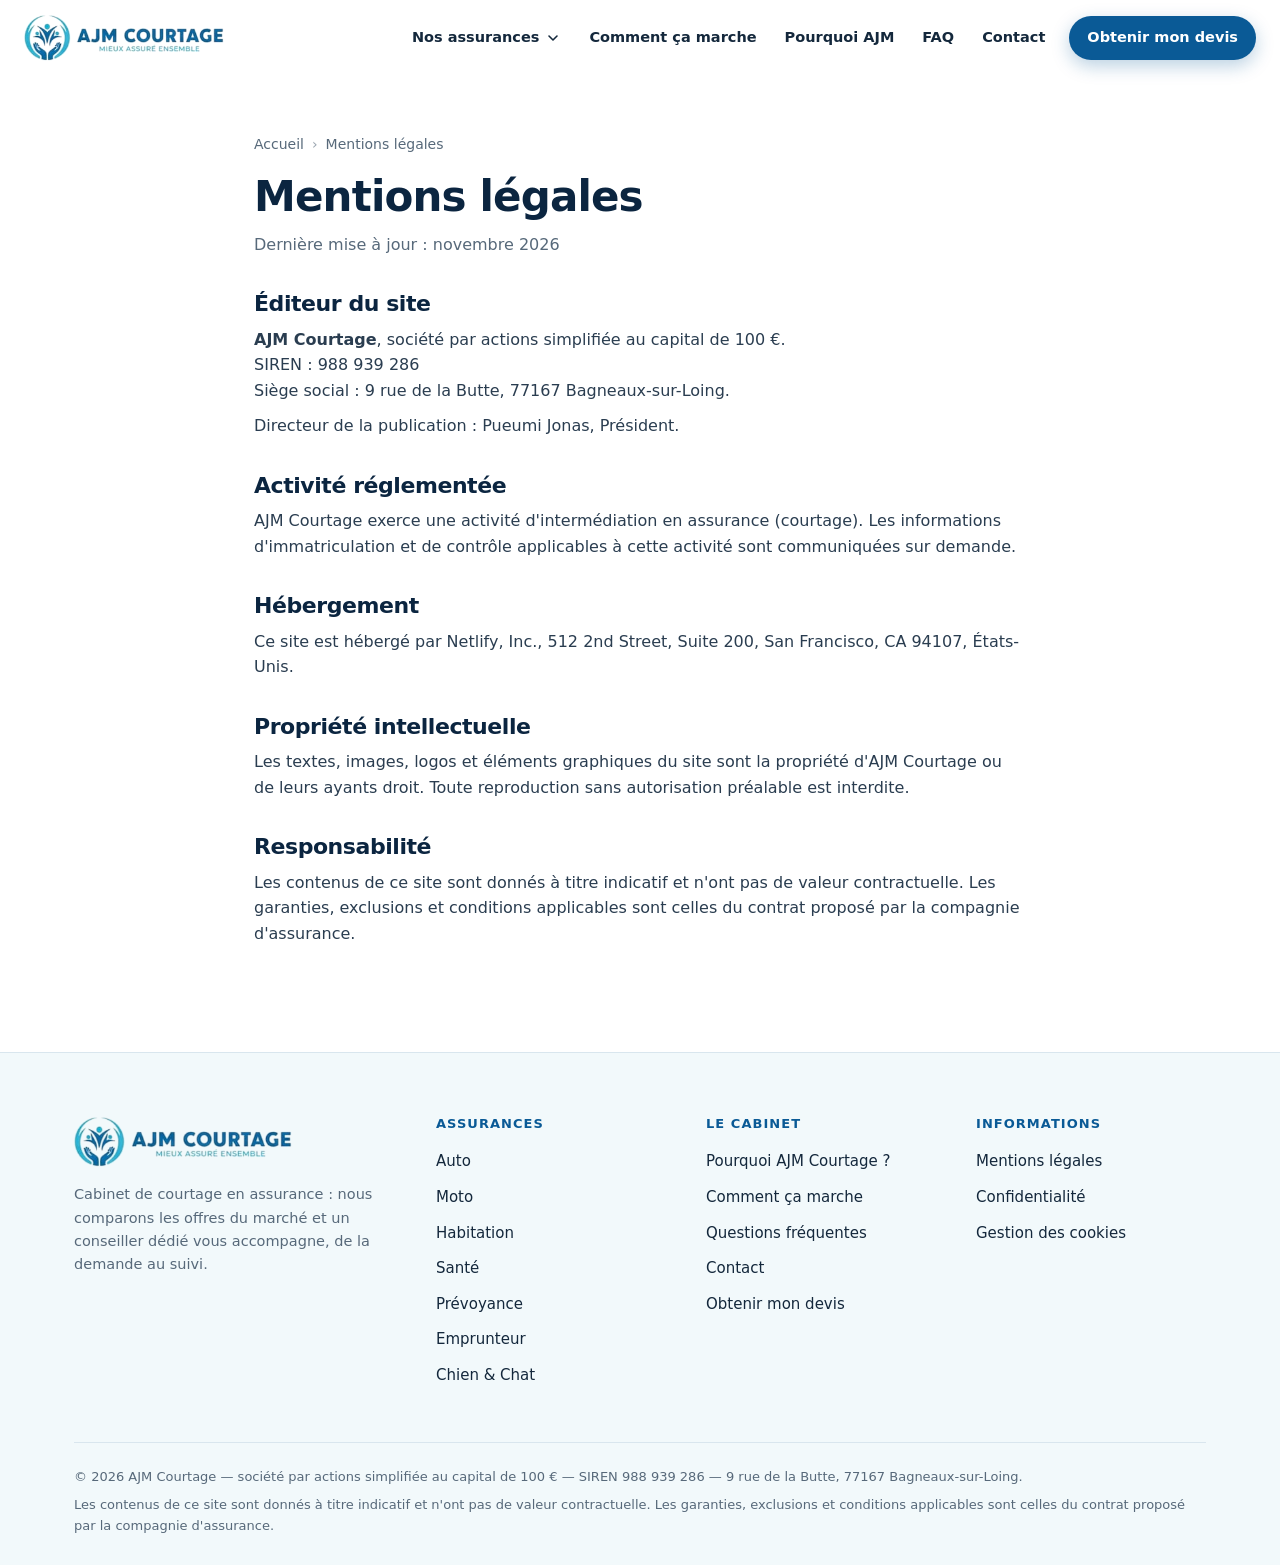
<file: mentions-legales.html>
<!DOCTYPE html>
<html lang="fr">
<head>
<meta charset="utf-8">
<meta name="viewport" content="width=device-width, initial-scale=1">
<title>Mentions légales — AJM Courtage</title>
<meta name="description" content="Mentions légales du site AJM Courtage.">
<meta name="theme-color" content="#0a5a96">
<meta property="og:type" content="website">
<meta property="og:title" content="Mentions légales — AJM Courtage">
<meta property="og:description" content="Mentions légales du site AJM Courtage.">
<meta property="og:locale" content="fr_FR">
<link rel="icon" type="image/png" sizes="64x64" href="assets/favicon-64.png">
<link rel="apple-touch-icon" href="assets/favicon-192.png">
<link rel="stylesheet" href="css/style.css?v=5">
<meta name="robots" content="noindex,follow">
</head>
<body>
<a class="skip" href="#contenu">Aller au contenu</a>
<header class="site-header">
  <div class="wrap header-inner">
    <a class="brand" href="index.html" aria-label="AJM Courtage — accueil"><img src="assets/logo-ajm-courtage.png" alt="AJM Courtage — Mieux assuré ensemble" width="200" height="46"></a>
    <button class="burger" aria-expanded="false" aria-controls="nav" aria-label="Ouvrir le menu"><span></span></button>
    <nav class="nav" id="nav" aria-label="Navigation principale">
      <div class="menu-wrap">
        <button class="nav-trigger" aria-expanded="false" aria-controls="mega">Nos assurances <svg width="16" height="16" viewBox="0 0 24 24" fill="none" stroke="currentColor" stroke-width="2.4" stroke-linecap="round" stroke-linejoin="round" aria-hidden="true"><path d="M6 9l6 6 6-6"/></svg></button>
        <div class="mega" id="mega">
<a href="assurance-auto.html"><span class="ico"><img src="assets/icone-auto.png" alt="" width="64" height="64" class=""></span><span><strong>Assurance Auto</strong><small>Tiers, tous risques, jeune conducteur</small></span></a>
<a href="assurance-moto.html"><span class="ico"><svg class="" viewBox="0 0 64 64" fill="none" stroke="#0a5a96" stroke-width="3.6" stroke-linecap="round" stroke-linejoin="round" aria-hidden="true"><circle cx="14" cy="43" r="9"/><circle cx="50" cy="43" r="9"/><path d="M14 43l9-13h17l10 13"/><path d="M40 30l-4-9h9"/><path d="M25 30l5-6h9v6z" fill="#5ec3da"/><path d="M16 30h9"/></svg></span><span><strong>Assurance Moto</strong><small>Scooter, routière, sportive, équipements</small></span></a>
<a href="assurance-habitation.html"><span class="ico"><img src="assets/icone-habitation.png" alt="" width="64" height="64" class=""></span><span><strong>Assurance Habitation</strong><small>Dégâts des eaux, incendie, vol, responsabilité civile</small></span></a>
<a href="assurance-sante.html"><span class="ico"><img src="assets/icone-sante.png" alt="" width="64" height="64" class=""></span><span><strong>Assurance Santé</strong><small>Consultations, hospitalisation, optique, dentaire</small></span></a>
<a href="prevoyance.html"><span class="ico"><img src="assets/icone-famille.png" alt="" width="64" height="64" class=""></span><span><strong>Prévoyance</strong><small>Arrêt de travail, invalidité, décès</small></span></a>
<a href="assurance-emprunteur.html"><span class="ico"><svg class="" viewBox="0 0 64 64" fill="none" stroke="#0a5a96" stroke-width="3.6" stroke-linecap="round" stroke-linejoin="round" aria-hidden="true"><circle cx="21" cy="32" r="11" fill="#5ec3da"/><circle cx="21" cy="32" r="3.6"/><path d="M32 32h24"/><path d="M48 32v9"/><path d="M40 32v7"/></svg></span><span><strong>Assurance Emprunteur</strong><small>Achat immobilier, délégation d&#x27;assurance</small></span></a>
<a href="assurance-chien-chat.html"><span class="ico"><svg class="" viewBox="0 0 64 64" fill="none" stroke="#0a5a96" stroke-width="3.4" stroke-linejoin="round" aria-hidden="true"><path d="M32 52c-9 0-15-5-12-11 2-4 6-8 12-8s10 4 12 8c3 6-3 11-12 11z" fill="#5ec3da"/><circle cx="15" cy="30" r="5.2"/><circle cx="26" cy="19" r="5.6"/><circle cx="38" cy="19" r="5.6"/><circle cx="49" cy="30" r="5.2"/></svg></span><span><strong>Assurance Chien & Chat</strong><small>Consultations, chirurgie, hospitalisation</small></span></a>
        </div>
      </div>
      <a href="index.html#etapes" class="hide-md">Comment ça marche</a>
      <a href="index.html#pourquoi" class="hide-md">Pourquoi AJM</a>
      <a href="index.html#faq" class="hide-md">FAQ</a>
      <a href="index.html#contact">Contact</a>
      <div class="header-cta">
        <a class="btn btn-ghost btn-sm" href="index.html#rappel">Être rappelé</a>
        <a class="btn btn-primary btn-sm" href="devis.html">Obtenir mon devis</a>
      </div>
    </nav>
  </div>
</header>

<main id="contenu"><article class="legal-page">
<nav class="crumbs" aria-label="Fil d'Ariane"><a href="index.html">Accueil</a><span>›</span>Mentions légales</nav>
<h1>Mentions légales</h1><p class="upd">Dernière mise à jour : novembre 2026</p>

<h2>Éditeur du site</h2>
<p><strong>AJM Courtage</strong>, société par actions simplifiée au capital de 100 €.<br>SIREN : 988 939 286<br>Siège social : 9 rue de la Butte, 77167 Bagneaux-sur-Loing.</p>
<p>Directeur de la publication : Pueumi Jonas, Président.</p>
<!-- À COMPLÉTER avant mise en ligne : n° ORIAS, garantie financière et assurance de responsabilité civile professionnelle,
     coordonnées de l'ACPR (autorité de contrôle) et du médiateur de l'assurance, adresse e-mail et téléphone de contact. -->
<h2>Activité réglementée</h2>
<p>AJM Courtage exerce une activité d'intermédiation en assurance (courtage). Les informations d'immatriculation et de contrôle applicables à cette activité sont communiquées sur demande.</p>
<h2>Hébergement</h2>
<p>Ce site est hébergé par Netlify, Inc., 512 2nd Street, Suite 200, San Francisco, CA 94107, États-Unis.</p>
<h2>Propriété intellectuelle</h2>
<p>Les textes, images, logos et éléments graphiques du site sont la propriété d'AJM Courtage ou de leurs ayants droit. Toute reproduction sans autorisation préalable est interdite.</p>
<h2>Responsabilité</h2>
<p>Les contenus de ce site sont donnés à titre indicatif et n'ont pas de valeur contractuelle. Les garanties, exclusions et conditions applicables sont celles du contrat proposé par la compagnie d'assurance.</p>

</article></main>
<footer class="site-footer">
  <div class="wrap">
    <div class="footer-grid">
      <div class="footer-brand">
        <img src="assets/logo-ajm-courtage.png" alt="AJM Courtage — Mieux assuré ensemble" width="218" height="50" loading="lazy">
        <p>Cabinet de courtage en assurance : nous comparons les offres du marché et un conseiller dédié vous accompagne, de la demande au suivi.</p>
      </div>
      <div class="footer-col"><h4>Assurances</h4><ul><li><a href="assurance-auto.html">Auto</a></li><li><a href="assurance-moto.html">Moto</a></li><li><a href="assurance-habitation.html">Habitation</a></li><li><a href="assurance-sante.html">Santé</a></li><li><a href="prevoyance.html">Prévoyance</a></li><li><a href="assurance-emprunteur.html">Emprunteur</a></li><li><a href="assurance-chien-chat.html">Chien & Chat</a></li></ul></div>
      <div class="footer-col"><h4>Le cabinet</h4><ul>
        <li><a href="index.html#pourquoi">Pourquoi AJM Courtage ?</a></li>
        <li><a href="index.html#etapes">Comment ça marche</a></li>
        <li><a href="index.html#faq">Questions fréquentes</a></li>
        <li><a href="index.html#contact">Contact</a></li>
        <li><a href="devis.html">Obtenir mon devis</a></li>
      </ul></div>
      <div class="footer-col"><h4>Informations</h4><ul>
        <li><a href="mentions-legales.html">Mentions légales</a></li>
        <li><a href="confidentialite.html">Confidentialité</a></li>
        <li><a href="cookies.html">Gestion des cookies</a></li>
      </ul></div>
    </div>
    <div class="legal-bar">
      <!-- À COMPLÉTER avant mise en ligne : n° d'immatriculation ORIAS, garantie financière / RCP,
           coordonnées de l'ACPR et du médiateur de l'assurance (obligations d'information des courtiers). -->
      <p>© 2026 AJM Courtage — société par actions simplifiée au capital de 100 € — SIREN 988 939 286 — 9 rue de la Butte, 77167 Bagneaux-sur-Loing.</p>
      <p>Les contenus de ce site sont donnés à titre indicatif et n'ont pas de valeur contractuelle. Les garanties, exclusions et conditions applicables sont celles du contrat proposé par la compagnie d'assurance.</p>
    </div>
  </div>
</footer>
<script src="js/main.js?v=5" defer></script>
</body>
</html>
</file>
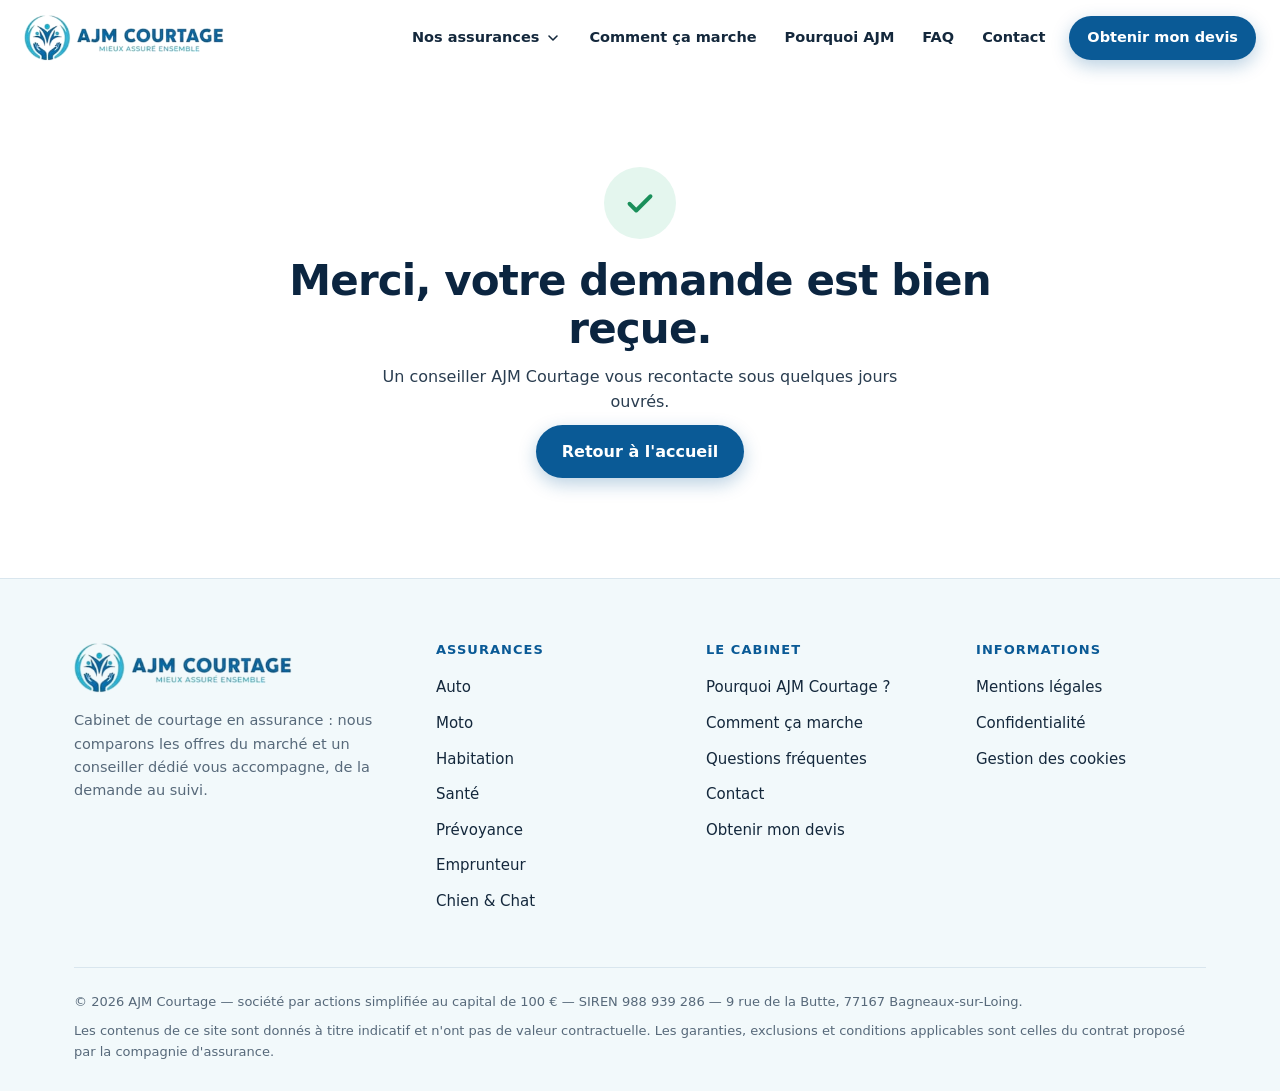
<file: merci.html>
<!DOCTYPE html>
<html lang="fr">
<head>
<meta charset="utf-8">
<meta name="viewport" content="width=device-width, initial-scale=1">
<title>Demande envoyée — AJM Courtage</title>
<meta name="description" content="Votre demande a bien été envoyée à AJM Courtage.">
<meta name="theme-color" content="#0a5a96">
<meta property="og:type" content="website">
<meta property="og:title" content="Demande envoyée — AJM Courtage">
<meta property="og:description" content="Votre demande a bien été envoyée à AJM Courtage.">
<meta property="og:locale" content="fr_FR">
<link rel="icon" type="image/png" sizes="64x64" href="assets/favicon-64.png">
<link rel="apple-touch-icon" href="assets/favicon-192.png">
<link rel="stylesheet" href="css/style.css?v=5">
<meta name="robots" content="noindex,follow">
</head>
<body>
<a class="skip" href="#contenu">Aller au contenu</a>
<header class="site-header">
  <div class="wrap header-inner">
    <a class="brand" href="index.html" aria-label="AJM Courtage — accueil"><img src="assets/logo-ajm-courtage.png" alt="AJM Courtage — Mieux assuré ensemble" width="200" height="46"></a>
    <button class="burger" aria-expanded="false" aria-controls="nav" aria-label="Ouvrir le menu"><span></span></button>
    <nav class="nav" id="nav" aria-label="Navigation principale">
      <div class="menu-wrap">
        <button class="nav-trigger" aria-expanded="false" aria-controls="mega">Nos assurances <svg width="16" height="16" viewBox="0 0 24 24" fill="none" stroke="currentColor" stroke-width="2.4" stroke-linecap="round" stroke-linejoin="round" aria-hidden="true"><path d="M6 9l6 6 6-6"/></svg></button>
        <div class="mega" id="mega">
<a href="assurance-auto.html"><span class="ico"><img src="assets/icone-auto.png" alt="" width="64" height="64" class=""></span><span><strong>Assurance Auto</strong><small>Tiers, tous risques, jeune conducteur</small></span></a>
<a href="assurance-moto.html"><span class="ico"><svg class="" viewBox="0 0 64 64" fill="none" stroke="#0a5a96" stroke-width="3.6" stroke-linecap="round" stroke-linejoin="round" aria-hidden="true"><circle cx="14" cy="43" r="9"/><circle cx="50" cy="43" r="9"/><path d="M14 43l9-13h17l10 13"/><path d="M40 30l-4-9h9"/><path d="M25 30l5-6h9v6z" fill="#5ec3da"/><path d="M16 30h9"/></svg></span><span><strong>Assurance Moto</strong><small>Scooter, routière, sportive, équipements</small></span></a>
<a href="assurance-habitation.html"><span class="ico"><img src="assets/icone-habitation.png" alt="" width="64" height="64" class=""></span><span><strong>Assurance Habitation</strong><small>Dégâts des eaux, incendie, vol, responsabilité civile</small></span></a>
<a href="assurance-sante.html"><span class="ico"><img src="assets/icone-sante.png" alt="" width="64" height="64" class=""></span><span><strong>Assurance Santé</strong><small>Consultations, hospitalisation, optique, dentaire</small></span></a>
<a href="prevoyance.html"><span class="ico"><img src="assets/icone-famille.png" alt="" width="64" height="64" class=""></span><span><strong>Prévoyance</strong><small>Arrêt de travail, invalidité, décès</small></span></a>
<a href="assurance-emprunteur.html"><span class="ico"><svg class="" viewBox="0 0 64 64" fill="none" stroke="#0a5a96" stroke-width="3.6" stroke-linecap="round" stroke-linejoin="round" aria-hidden="true"><circle cx="21" cy="32" r="11" fill="#5ec3da"/><circle cx="21" cy="32" r="3.6"/><path d="M32 32h24"/><path d="M48 32v9"/><path d="M40 32v7"/></svg></span><span><strong>Assurance Emprunteur</strong><small>Achat immobilier, délégation d&#x27;assurance</small></span></a>
<a href="assurance-chien-chat.html"><span class="ico"><svg class="" viewBox="0 0 64 64" fill="none" stroke="#0a5a96" stroke-width="3.4" stroke-linejoin="round" aria-hidden="true"><path d="M32 52c-9 0-15-5-12-11 2-4 6-8 12-8s10 4 12 8c3 6-3 11-12 11z" fill="#5ec3da"/><circle cx="15" cy="30" r="5.2"/><circle cx="26" cy="19" r="5.6"/><circle cx="38" cy="19" r="5.6"/><circle cx="49" cy="30" r="5.2"/></svg></span><span><strong>Assurance Chien & Chat</strong><small>Consultations, chirurgie, hospitalisation</small></span></a>
        </div>
      </div>
      <a href="index.html#etapes" class="hide-md">Comment ça marche</a>
      <a href="index.html#pourquoi" class="hide-md">Pourquoi AJM</a>
      <a href="index.html#faq" class="hide-md">FAQ</a>
      <a href="index.html#contact">Contact</a>
      <div class="header-cta">
        <a class="btn btn-ghost btn-sm" href="index.html#rappel">Être rappelé</a>
        <a class="btn btn-primary btn-sm" href="devis.html">Obtenir mon devis</a>
      </div>
    </nav>
  </div>
</header>

<main id="contenu"><section class="legal-page success" style="padding:90px 0">
<div class="okc" style="margin:0 auto 18px"><svg width="36" height="36" viewBox="0 0 24 24" fill="none" stroke="currentColor" stroke-width="2.6" stroke-linecap="round" stroke-linejoin="round"><path d="M5 12.5l4.5 4.5L19 7.5"/></svg></div>
<h1>Merci, votre demande est bien reçue.</h1>
<p>Un conseiller AJM Courtage vous recontacte sous quelques jours ouvrés.</p>
<p><a class="btn btn-primary" href="index.html">Retour à l'accueil</a></p>
</section></main>
<footer class="site-footer">
  <div class="wrap">
    <div class="footer-grid">
      <div class="footer-brand">
        <img src="assets/logo-ajm-courtage.png" alt="AJM Courtage — Mieux assuré ensemble" width="218" height="50" loading="lazy">
        <p>Cabinet de courtage en assurance : nous comparons les offres du marché et un conseiller dédié vous accompagne, de la demande au suivi.</p>
      </div>
      <div class="footer-col"><h4>Assurances</h4><ul><li><a href="assurance-auto.html">Auto</a></li><li><a href="assurance-moto.html">Moto</a></li><li><a href="assurance-habitation.html">Habitation</a></li><li><a href="assurance-sante.html">Santé</a></li><li><a href="prevoyance.html">Prévoyance</a></li><li><a href="assurance-emprunteur.html">Emprunteur</a></li><li><a href="assurance-chien-chat.html">Chien & Chat</a></li></ul></div>
      <div class="footer-col"><h4>Le cabinet</h4><ul>
        <li><a href="index.html#pourquoi">Pourquoi AJM Courtage ?</a></li>
        <li><a href="index.html#etapes">Comment ça marche</a></li>
        <li><a href="index.html#faq">Questions fréquentes</a></li>
        <li><a href="index.html#contact">Contact</a></li>
        <li><a href="devis.html">Obtenir mon devis</a></li>
      </ul></div>
      <div class="footer-col"><h4>Informations</h4><ul>
        <li><a href="mentions-legales.html">Mentions légales</a></li>
        <li><a href="confidentialite.html">Confidentialité</a></li>
        <li><a href="cookies.html">Gestion des cookies</a></li>
      </ul></div>
    </div>
    <div class="legal-bar">
      <!-- À COMPLÉTER avant mise en ligne : n° d'immatriculation ORIAS, garantie financière / RCP,
           coordonnées de l'ACPR et du médiateur de l'assurance (obligations d'information des courtiers). -->
      <p>© 2026 AJM Courtage — société par actions simplifiée au capital de 100 € — SIREN 988 939 286 — 9 rue de la Butte, 77167 Bagneaux-sur-Loing.</p>
      <p>Les contenus de ce site sont donnés à titre indicatif et n'ont pas de valeur contractuelle. Les garanties, exclusions et conditions applicables sont celles du contrat proposé par la compagnie d'assurance.</p>
    </div>
  </div>
</footer>
<script src="js/main.js?v=5" defer></script>
</body>
</html>
</file>
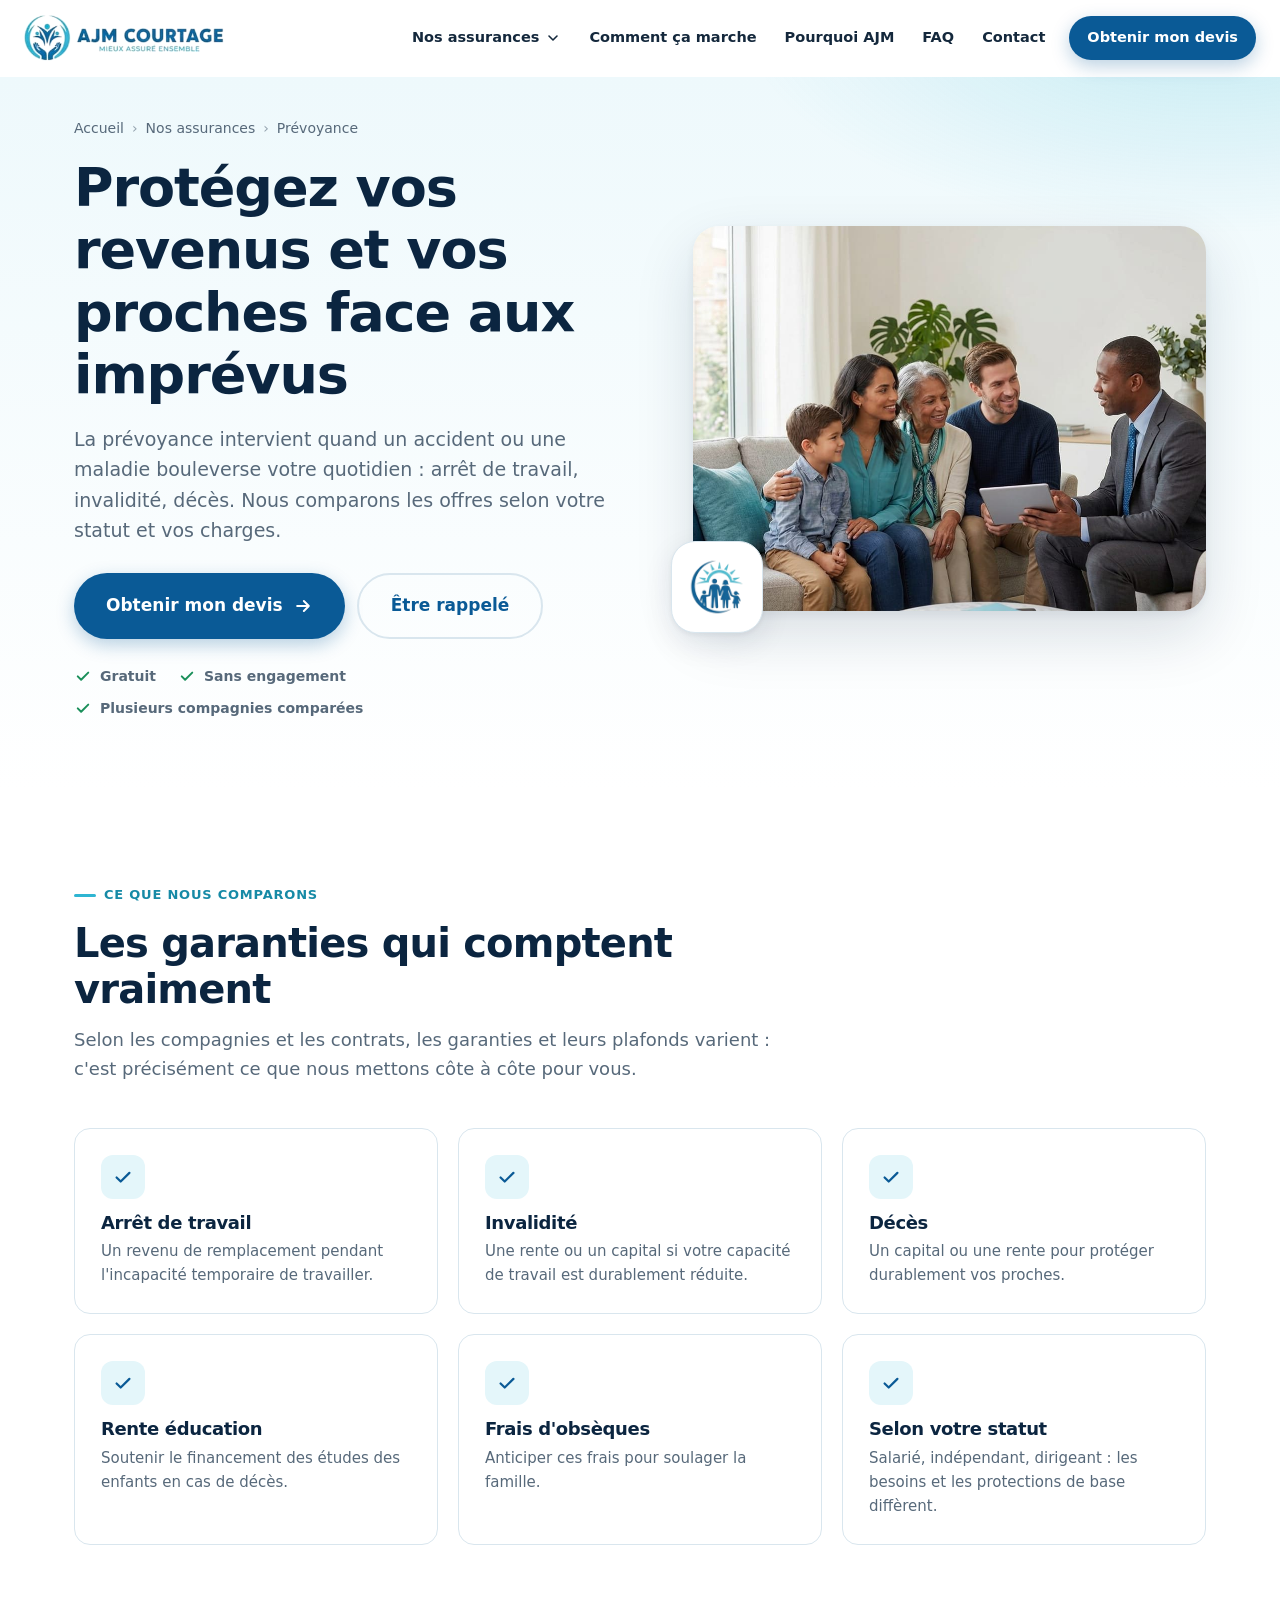
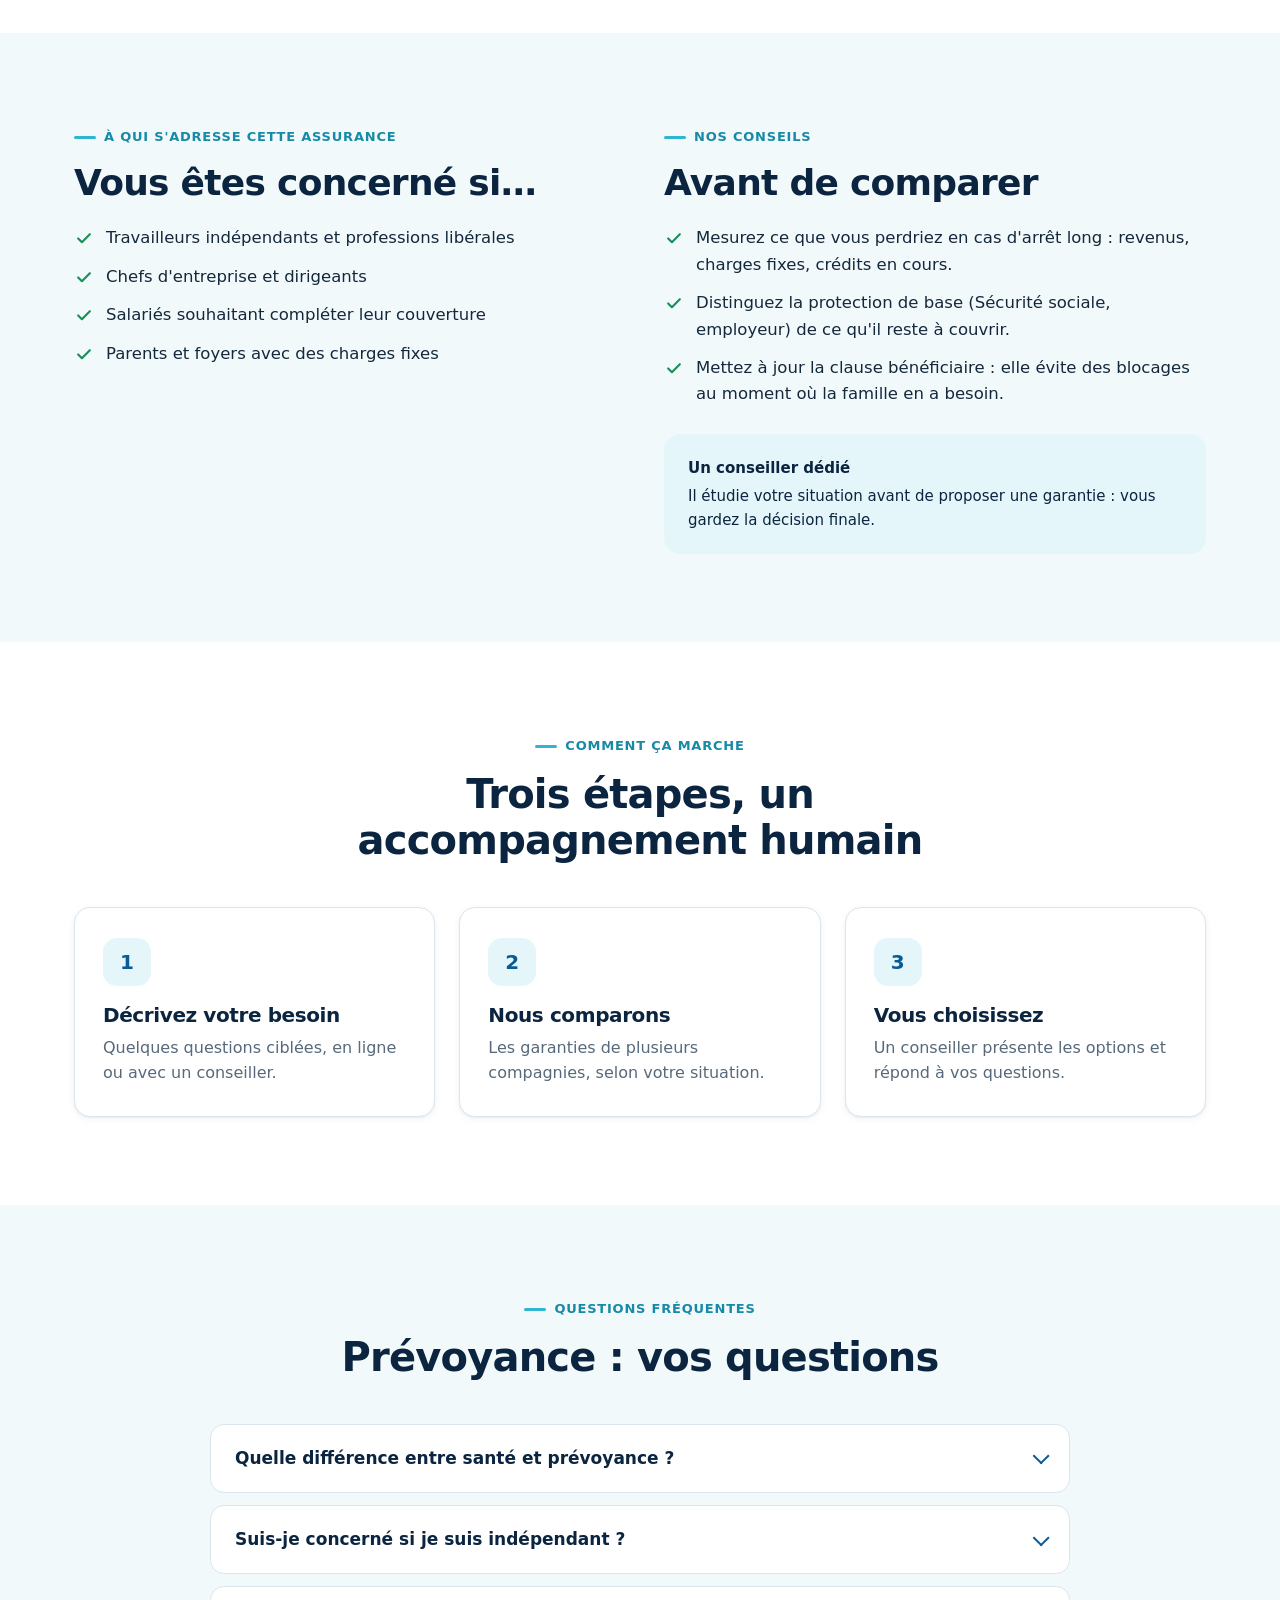
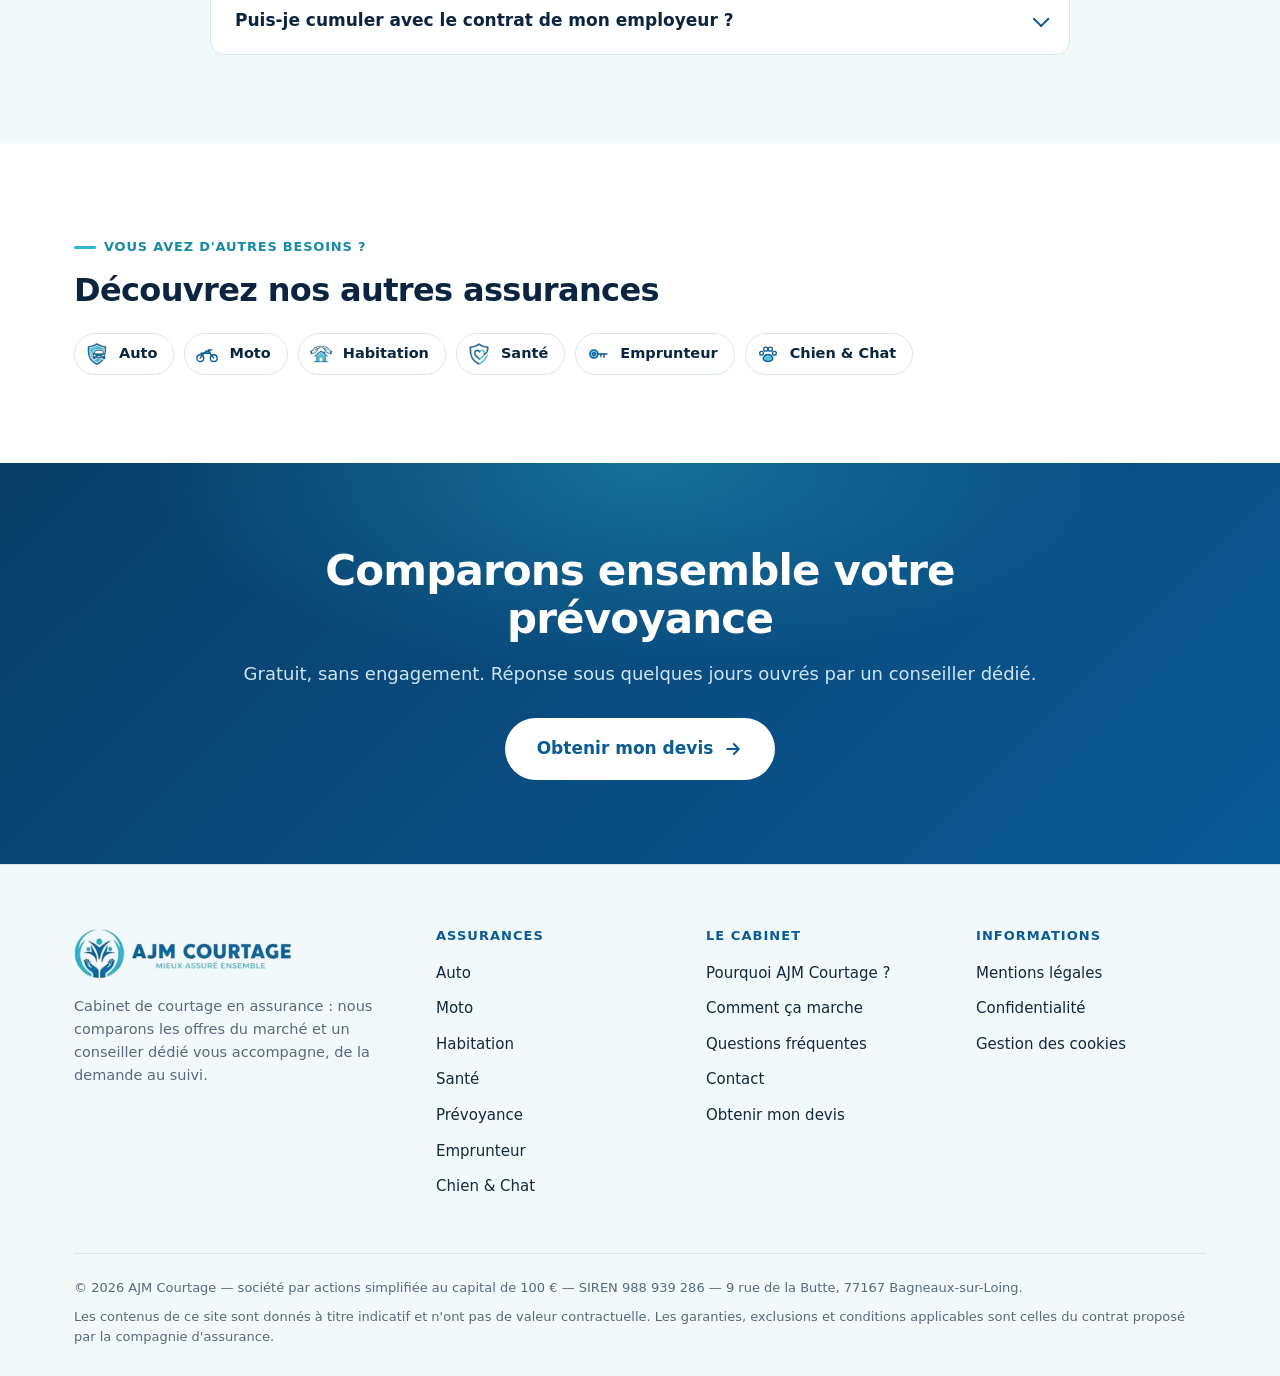
<file: prevoyance.html>
<!DOCTYPE html>
<html lang="fr">
<head>
<meta charset="utf-8">
<meta name="viewport" content="width=device-width, initial-scale=1">
<title>Prévoyance : arrêt de travail, invalidité, décès | AJM Courtage</title>
<meta name="description" content="Prévoyance : protégez vos revenus et vos proches en cas d&#x27;arrêt de travail, d&#x27;invalidité ou de décès. AJM Courtage compare plusieurs compagnies. Gratuit et sans engagement.">
<meta name="theme-color" content="#0a5a96">
<meta property="og:type" content="website">
<meta property="og:title" content="Prévoyance : arrêt de travail, invalidité, décès | AJM Courtage">
<meta property="og:description" content="Prévoyance : protégez vos revenus et vos proches en cas d&#x27;arrêt de travail, d&#x27;invalidité ou de décès. AJM Courtage compare plusieurs compagnies. Gratuit et sans engagement.">
<meta property="og:locale" content="fr_FR">
<link rel="icon" type="image/png" sizes="64x64" href="assets/favicon-64.png">
<link rel="apple-touch-icon" href="assets/favicon-192.png">
<link rel="stylesheet" href="css/style.css?v=5">
<script type="application/ld+json">{"@context": "https://schema.org", "@type": "FAQPage", "mainEntity": [{"@type": "Question", "name": "Quelle différence entre santé et prévoyance ?", "acceptedAnswer": {"@type": "Answer", "text": "La santé rembourse des frais de soins. La prévoyance protège vos revenus et vos proches en cas d'arrêt de travail, d'invalidité ou de décès."}}, {"@type": "Question", "name": "Suis-je concerné si je suis indépendant ?", "acceptedAnswer": {"@type": "Answer", "text": "Très souvent, car la protection de base dépend du statut et peut être plus limitée. Un conseiller étudie votre situation."}}, {"@type": "Question", "name": "Puis-je cumuler avec le contrat de mon employeur ?", "acceptedAnswer": {"@type": "Answer", "text": "Souvent oui, pour le compléter. Le conseiller vérifie ce qui est déjà couvert afin d'éviter les doublons."}}]}</script>
</head>
<body>
<a class="skip" href="#contenu">Aller au contenu</a>
<header class="site-header">
  <div class="wrap header-inner">
    <a class="brand" href="index.html" aria-label="AJM Courtage — accueil"><img src="assets/logo-ajm-courtage.png" alt="AJM Courtage — Mieux assuré ensemble" width="200" height="46"></a>
    <button class="burger" aria-expanded="false" aria-controls="nav" aria-label="Ouvrir le menu"><span></span></button>
    <nav class="nav" id="nav" aria-label="Navigation principale">
      <div class="menu-wrap">
        <button class="nav-trigger" aria-expanded="false" aria-controls="mega">Nos assurances <svg width="16" height="16" viewBox="0 0 24 24" fill="none" stroke="currentColor" stroke-width="2.4" stroke-linecap="round" stroke-linejoin="round" aria-hidden="true"><path d="M6 9l6 6 6-6"/></svg></button>
        <div class="mega" id="mega">
<a href="assurance-auto.html"><span class="ico"><img src="assets/icone-auto.png" alt="" width="64" height="64" class=""></span><span><strong>Assurance Auto</strong><small>Tiers, tous risques, jeune conducteur</small></span></a>
<a href="assurance-moto.html"><span class="ico"><svg class="" viewBox="0 0 64 64" fill="none" stroke="#0a5a96" stroke-width="3.6" stroke-linecap="round" stroke-linejoin="round" aria-hidden="true"><circle cx="14" cy="43" r="9"/><circle cx="50" cy="43" r="9"/><path d="M14 43l9-13h17l10 13"/><path d="M40 30l-4-9h9"/><path d="M25 30l5-6h9v6z" fill="#5ec3da"/><path d="M16 30h9"/></svg></span><span><strong>Assurance Moto</strong><small>Scooter, routière, sportive, équipements</small></span></a>
<a href="assurance-habitation.html"><span class="ico"><img src="assets/icone-habitation.png" alt="" width="64" height="64" class=""></span><span><strong>Assurance Habitation</strong><small>Dégâts des eaux, incendie, vol, responsabilité civile</small></span></a>
<a href="assurance-sante.html"><span class="ico"><img src="assets/icone-sante.png" alt="" width="64" height="64" class=""></span><span><strong>Assurance Santé</strong><small>Consultations, hospitalisation, optique, dentaire</small></span></a>
<a href="prevoyance.html"><span class="ico"><img src="assets/icone-famille.png" alt="" width="64" height="64" class=""></span><span><strong>Prévoyance</strong><small>Arrêt de travail, invalidité, décès</small></span></a>
<a href="assurance-emprunteur.html"><span class="ico"><svg class="" viewBox="0 0 64 64" fill="none" stroke="#0a5a96" stroke-width="3.6" stroke-linecap="round" stroke-linejoin="round" aria-hidden="true"><circle cx="21" cy="32" r="11" fill="#5ec3da"/><circle cx="21" cy="32" r="3.6"/><path d="M32 32h24"/><path d="M48 32v9"/><path d="M40 32v7"/></svg></span><span><strong>Assurance Emprunteur</strong><small>Achat immobilier, délégation d&#x27;assurance</small></span></a>
<a href="assurance-chien-chat.html"><span class="ico"><svg class="" viewBox="0 0 64 64" fill="none" stroke="#0a5a96" stroke-width="3.4" stroke-linejoin="round" aria-hidden="true"><path d="M32 52c-9 0-15-5-12-11 2-4 6-8 12-8s10 4 12 8c3 6-3 11-12 11z" fill="#5ec3da"/><circle cx="15" cy="30" r="5.2"/><circle cx="26" cy="19" r="5.6"/><circle cx="38" cy="19" r="5.6"/><circle cx="49" cy="30" r="5.2"/></svg></span><span><strong>Assurance Chien & Chat</strong><small>Consultations, chirurgie, hospitalisation</small></span></a>
        </div>
      </div>
      <a href="index.html#etapes" class="hide-md">Comment ça marche</a>
      <a href="index.html#pourquoi" class="hide-md">Pourquoi AJM</a>
      <a href="index.html#faq" class="hide-md">FAQ</a>
      <a href="index.html#contact">Contact</a>
      <div class="header-cta">
        <a class="btn btn-ghost btn-sm" href="index.html#rappel">Être rappelé</a>
        <a class="btn btn-primary btn-sm" href="devis.html">Obtenir mon devis</a>
      </div>
    </nav>
  </div>
</header>

<main id="contenu">

<section class="phero">
  <div class="wrap phero-grid">
    <div>
      <nav class="crumbs" aria-label="Fil d'Ariane"><a href="index.html">Accueil</a><span>›</span><a href="index.html#produits">Nos assurances</a><span>›</span>Prévoyance</nav>
      <h1>Protégez vos revenus et vos proches face aux imprévus</h1>
      <p class="lead">La prévoyance intervient quand un accident ou une maladie bouleverse votre quotidien : arrêt de travail, invalidité, décès. Nous comparons les offres selon votre statut et vos charges.</p>
      <div class="actions">
        <a class="btn btn-primary btn-lg" href="devis.html?besoin=prevoyance">Obtenir mon devis <svg width="20" height="20" viewBox="0 0 24 24" fill="none" stroke="currentColor" stroke-width="2.4" stroke-linecap="round" stroke-linejoin="round" aria-hidden="true"><path d="M5 12h14M13 6l6 6-6 6"/></svg></a>
        <a class="btn btn-ghost btn-lg" href="index.html#rappel">Être rappelé</a>
      </div>
      <div class="phero-badges"><span><svg width="18" height="18" viewBox="0 0 24 24" fill="none" stroke="currentColor" stroke-width="2.6" stroke-linecap="round" stroke-linejoin="round" aria-hidden="true"><path d="M5 12.5l4.5 4.5L19 7.5"/></svg> Gratuit</span><span><svg width="18" height="18" viewBox="0 0 24 24" fill="none" stroke="currentColor" stroke-width="2.6" stroke-linecap="round" stroke-linejoin="round" aria-hidden="true"><path d="M5 12.5l4.5 4.5L19 7.5"/></svg> Sans engagement</span><span><svg width="18" height="18" viewBox="0 0 24 24" fill="none" stroke="currentColor" stroke-width="2.6" stroke-linecap="round" stroke-linejoin="round" aria-hidden="true"><path d="M5 12.5l4.5 4.5L19 7.5"/></svg> Plusieurs compagnies comparées</span></div>
    </div>
    <div class="phero-photo">
      <div class="frame"><img src="assets/hero-prevoyance.jpg" alt="Un conseiller AJM Courtage présente une solution de prévoyance à une famille sur trois générations" width="1376" height="768" fetchpriority="high"></div>
      <div class="float-ic"><img src="assets/icone-famille.png" alt="" width="64" height="64" class=""></div>
    </div>
  </div>
</section>

<section class="section">
  <div class="wrap">
    <div class="section-head reveal"><span class="eyebrow">Ce que nous comparons</span><h2>Les garanties qui comptent vraiment</h2><p>Selon les compagnies et les contrats, les garanties et leurs plafonds varient : c'est précisément ce que nous mettons côte à côte pour vous.</p></div>
    <div class="cover"><div class="cover-item reveal"><div class="ic"><svg width="22" height="22" viewBox="0 0 24 24" fill="none" stroke="currentColor" stroke-width="2.4" stroke-linecap="round" stroke-linejoin="round" aria-hidden="true"><path d="M5 12.5l4.5 4.5L19 7.5"/></svg></div><h3>Arrêt de travail</h3><p>Un revenu de remplacement pendant l&#x27;incapacité temporaire de travailler.</p></div><div class="cover-item reveal"><div class="ic"><svg width="22" height="22" viewBox="0 0 24 24" fill="none" stroke="currentColor" stroke-width="2.4" stroke-linecap="round" stroke-linejoin="round" aria-hidden="true"><path d="M5 12.5l4.5 4.5L19 7.5"/></svg></div><h3>Invalidité</h3><p>Une rente ou un capital si votre capacité de travail est durablement réduite.</p></div><div class="cover-item reveal"><div class="ic"><svg width="22" height="22" viewBox="0 0 24 24" fill="none" stroke="currentColor" stroke-width="2.4" stroke-linecap="round" stroke-linejoin="round" aria-hidden="true"><path d="M5 12.5l4.5 4.5L19 7.5"/></svg></div><h3>Décès</h3><p>Un capital ou une rente pour protéger durablement vos proches.</p></div><div class="cover-item reveal"><div class="ic"><svg width="22" height="22" viewBox="0 0 24 24" fill="none" stroke="currentColor" stroke-width="2.4" stroke-linecap="round" stroke-linejoin="round" aria-hidden="true"><path d="M5 12.5l4.5 4.5L19 7.5"/></svg></div><h3>Rente éducation</h3><p>Soutenir le financement des études des enfants en cas de décès.</p></div><div class="cover-item reveal"><div class="ic"><svg width="22" height="22" viewBox="0 0 24 24" fill="none" stroke="currentColor" stroke-width="2.4" stroke-linecap="round" stroke-linejoin="round" aria-hidden="true"><path d="M5 12.5l4.5 4.5L19 7.5"/></svg></div><h3>Frais d&#x27;obsèques</h3><p>Anticiper ces frais pour soulager la famille.</p></div><div class="cover-item reveal"><div class="ic"><svg width="22" height="22" viewBox="0 0 24 24" fill="none" stroke="currentColor" stroke-width="2.4" stroke-linecap="round" stroke-linejoin="round" aria-hidden="true"><path d="M5 12.5l4.5 4.5L19 7.5"/></svg></div><h3>Selon votre statut</h3><p>Salarié, indépendant, dirigeant : les besoins et les protections de base diffèrent.</p></div></div>
  </div>
</section>

<section class="section section--mist">
  <div class="wrap split">
    <div class="reveal"><span class="eyebrow">À qui s'adresse cette assurance</span><h2 style="font-size:clamp(26px,3vw,36px);margin-bottom:22px">Vous êtes concerné si…</h2><ul class="checks"><li><svg width="20" height="20" viewBox="0 0 24 24" fill="none" stroke="currentColor" stroke-width="2.6" stroke-linecap="round" stroke-linejoin="round" aria-hidden="true"><path d="M5 12.5l4.5 4.5L19 7.5"/></svg><span>Travailleurs indépendants et professions libérales</span></li><li><svg width="20" height="20" viewBox="0 0 24 24" fill="none" stroke="currentColor" stroke-width="2.6" stroke-linecap="round" stroke-linejoin="round" aria-hidden="true"><path d="M5 12.5l4.5 4.5L19 7.5"/></svg><span>Chefs d&#x27;entreprise et dirigeants</span></li><li><svg width="20" height="20" viewBox="0 0 24 24" fill="none" stroke="currentColor" stroke-width="2.6" stroke-linecap="round" stroke-linejoin="round" aria-hidden="true"><path d="M5 12.5l4.5 4.5L19 7.5"/></svg><span>Salariés souhaitant compléter leur couverture</span></li><li><svg width="20" height="20" viewBox="0 0 24 24" fill="none" stroke="currentColor" stroke-width="2.6" stroke-linecap="round" stroke-linejoin="round" aria-hidden="true"><path d="M5 12.5l4.5 4.5L19 7.5"/></svg><span>Parents et foyers avec des charges fixes</span></li></ul></div>
    <div class="reveal"><span class="eyebrow">Nos conseils</span><h2 style="font-size:clamp(26px,3vw,36px);margin-bottom:22px">Avant de comparer</h2><ul class="checks"><li><svg width="20" height="20" viewBox="0 0 24 24" fill="none" stroke="currentColor" stroke-width="2.6" stroke-linecap="round" stroke-linejoin="round" aria-hidden="true"><path d="M5 12.5l4.5 4.5L19 7.5"/></svg><span>Mesurez ce que vous perdriez en cas d&#x27;arrêt long : revenus, charges fixes, crédits en cours.</span></li><li><svg width="20" height="20" viewBox="0 0 24 24" fill="none" stroke="currentColor" stroke-width="2.6" stroke-linecap="round" stroke-linejoin="round" aria-hidden="true"><path d="M5 12.5l4.5 4.5L19 7.5"/></svg><span>Distinguez la protection de base (Sécurité sociale, employeur) de ce qu&#x27;il reste à couvrir.</span></li><li><svg width="20" height="20" viewBox="0 0 24 24" fill="none" stroke="currentColor" stroke-width="2.6" stroke-linecap="round" stroke-linejoin="round" aria-hidden="true"><path d="M5 12.5l4.5 4.5L19 7.5"/></svg><span>Mettez à jour la clause bénéficiaire : elle évite des blocages au moment où la famille en a besoin.</span></li></ul>
      <div class="note" style="margin-top:26px"><strong>Un conseiller dédié</strong>Il étudie votre situation avant de proposer une garantie : vous gardez la décision finale.</div></div>
  </div>
</section>

<section class="section" id="etapes">
  <div class="wrap">
    <div class="section-head section-head--center reveal"><span class="eyebrow">Comment ça marche</span><h2>Trois étapes, un accompagnement humain</h2></div>
    <div class="steps">
      <div class="step reveal"><div class="num">1</div><h3>Décrivez votre besoin</h3><p>Quelques questions ciblées, en ligne ou avec un conseiller.</p></div>
      <div class="step reveal"><div class="num">2</div><h3>Nous comparons</h3><p>Les garanties de plusieurs compagnies, selon votre situation.</p></div>
      <div class="step reveal"><div class="num">3</div><h3>Vous choisissez</h3><p>Un conseiller présente les options et répond à vos questions.</p></div>
    </div>
  </div>
</section>

<section class="section section--mist">
  <div class="wrap">
    <div class="section-head section-head--center reveal"><span class="eyebrow">Questions fréquentes</span><h2>Prévoyance : vos questions</h2></div>
    <div class="faq reveal">
<details><summary>Quelle différence entre santé et prévoyance ?</summary><div class="answer"><p>La santé rembourse des frais de soins. La prévoyance protège vos revenus et vos proches en cas d&#x27;arrêt de travail, d&#x27;invalidité ou de décès.</p></div></details>
<details><summary>Suis-je concerné si je suis indépendant ?</summary><div class="answer"><p>Très souvent, car la protection de base dépend du statut et peut être plus limitée. Un conseiller étudie votre situation.</p></div></details>
<details><summary>Puis-je cumuler avec le contrat de mon employeur ?</summary><div class="answer"><p>Souvent oui, pour le compléter. Le conseiller vérifie ce qui est déjà couvert afin d&#x27;éviter les doublons.</p></div></details>
    </div>
  </div>
</section>

<section class="section">
  <div class="wrap">
    <div class="section-head reveal" style="margin-bottom:24px"><span class="eyebrow">Vous avez d'autres besoins&nbsp;?</span><h2 style="font-size:clamp(24px,2.8vw,32px)">Découvrez nos autres assurances</h2></div>
    <div class="other-products reveal"><a href="assurance-auto.html"><img src="assets/icone-auto.png" alt="" width="64" height="64" class="">Auto</a><a href="assurance-moto.html"><svg class="" viewBox="0 0 64 64" fill="none" stroke="#0a5a96" stroke-width="3.6" stroke-linecap="round" stroke-linejoin="round" aria-hidden="true"><circle cx="14" cy="43" r="9"/><circle cx="50" cy="43" r="9"/><path d="M14 43l9-13h17l10 13"/><path d="M40 30l-4-9h9"/><path d="M25 30l5-6h9v6z" fill="#5ec3da"/><path d="M16 30h9"/></svg>Moto</a><a href="assurance-habitation.html"><img src="assets/icone-habitation.png" alt="" width="64" height="64" class="">Habitation</a><a href="assurance-sante.html"><img src="assets/icone-sante.png" alt="" width="64" height="64" class="">Santé</a><a href="assurance-emprunteur.html"><svg class="" viewBox="0 0 64 64" fill="none" stroke="#0a5a96" stroke-width="3.6" stroke-linecap="round" stroke-linejoin="round" aria-hidden="true"><circle cx="21" cy="32" r="11" fill="#5ec3da"/><circle cx="21" cy="32" r="3.6"/><path d="M32 32h24"/><path d="M48 32v9"/><path d="M40 32v7"/></svg>Emprunteur</a><a href="assurance-chien-chat.html"><svg class="" viewBox="0 0 64 64" fill="none" stroke="#0a5a96" stroke-width="3.4" stroke-linejoin="round" aria-hidden="true"><path d="M32 52c-9 0-15-5-12-11 2-4 6-8 12-8s10 4 12 8c3 6-3 11-12 11z" fill="#5ec3da"/><circle cx="15" cy="30" r="5.2"/><circle cx="26" cy="19" r="5.6"/><circle cx="38" cy="19" r="5.6"/><circle cx="49" cy="30" r="5.2"/></svg>Chien & Chat</a></div>
  </div>
</section>

<section class="final-cta">
  <div class="wrap">
    <h2>Comparons ensemble votre prévoyance</h2>
    <p>Gratuit, sans engagement. Réponse sous quelques jours ouvrés par un conseiller dédié.</p>
    <div class="actions"><a class="btn btn-white btn-lg" href="devis.html?besoin=prevoyance">Obtenir mon devis <svg width="20" height="20" viewBox="0 0 24 24" fill="none" stroke="currentColor" stroke-width="2.4" stroke-linecap="round" stroke-linejoin="round" aria-hidden="true"><path d="M5 12h14M13 6l6 6-6 6"/></svg></a></div>
  </div>
</section>

</main>
<footer class="site-footer">
  <div class="wrap">
    <div class="footer-grid">
      <div class="footer-brand">
        <img src="assets/logo-ajm-courtage.png" alt="AJM Courtage — Mieux assuré ensemble" width="218" height="50" loading="lazy">
        <p>Cabinet de courtage en assurance : nous comparons les offres du marché et un conseiller dédié vous accompagne, de la demande au suivi.</p>
      </div>
      <div class="footer-col"><h4>Assurances</h4><ul><li><a href="assurance-auto.html">Auto</a></li><li><a href="assurance-moto.html">Moto</a></li><li><a href="assurance-habitation.html">Habitation</a></li><li><a href="assurance-sante.html">Santé</a></li><li><a href="prevoyance.html">Prévoyance</a></li><li><a href="assurance-emprunteur.html">Emprunteur</a></li><li><a href="assurance-chien-chat.html">Chien & Chat</a></li></ul></div>
      <div class="footer-col"><h4>Le cabinet</h4><ul>
        <li><a href="index.html#pourquoi">Pourquoi AJM Courtage ?</a></li>
        <li><a href="index.html#etapes">Comment ça marche</a></li>
        <li><a href="index.html#faq">Questions fréquentes</a></li>
        <li><a href="index.html#contact">Contact</a></li>
        <li><a href="devis.html">Obtenir mon devis</a></li>
      </ul></div>
      <div class="footer-col"><h4>Informations</h4><ul>
        <li><a href="mentions-legales.html">Mentions légales</a></li>
        <li><a href="confidentialite.html">Confidentialité</a></li>
        <li><a href="cookies.html">Gestion des cookies</a></li>
      </ul></div>
    </div>
    <div class="legal-bar">
      <!-- À COMPLÉTER avant mise en ligne : n° d'immatriculation ORIAS, garantie financière / RCP,
           coordonnées de l'ACPR et du médiateur de l'assurance (obligations d'information des courtiers). -->
      <p>© 2026 AJM Courtage — société par actions simplifiée au capital de 100 € — SIREN 988 939 286 — 9 rue de la Butte, 77167 Bagneaux-sur-Loing.</p>
      <p>Les contenus de ce site sont donnés à titre indicatif et n'ont pas de valeur contractuelle. Les garanties, exclusions et conditions applicables sont celles du contrat proposé par la compagnie d'assurance.</p>
    </div>
  </div>
</footer>
<script src="js/main.js?v=5" defer></script>
</body>
</html>
</file>
<file: css/style.css>
/* ==========================================================================
   AJM Courtage — feuille de style unique
   Palette issue du logo : bleu profond + turquoise
   ========================================================================== */

:root{
  --navy:#0a5a96;
  --navy-deep:#083e68;
  --navy-ink:#0b2540;
  --teal:#2fb5d2;
  --teal-deep:#168aa6;
  --teal-soft:#e4f6fa;
  --mist:#f2f9fb;
  --line:#d9e6ee;
  --ink:#14283c;
  --muted:#57697a;
  --white:#fff;
  --star:#f5a623;
  --star-off:#d3dfe6;
  --ok:#1a8f5a;
  --danger:#c0392b;

  --radius:16px;
  --radius-sm:10px;
  --shadow-sm:0 1px 2px rgba(11,37,64,.06),0 2px 8px rgba(11,37,64,.05);
  --shadow-md:0 2px 4px rgba(11,37,64,.05),0 10px 30px rgba(11,37,64,.09);
  --shadow-lg:0 4px 8px rgba(11,37,64,.06),0 24px 60px rgba(11,37,64,.14);

  --font:"Montserrat","Avenir Next","Segoe UI",system-ui,-apple-system,"Helvetica Neue",Arial,sans-serif;
  --wrap:1180px;
}

*,*::before,*::after{box-sizing:border-box}
html{scroll-behavior:smooth;-webkit-text-size-adjust:100%}
body{
  margin:0;font-family:var(--font);color:var(--ink);background:var(--white);
  font-size:16px;line-height:1.6;-webkit-font-smoothing:antialiased;
}
img{max-width:100%;height:auto;display:block}
a{color:var(--navy);text-decoration:none}
a:hover{text-decoration:underline}
h1,h2,h3,h4{font-weight:800;line-height:1.15;letter-spacing:-.02em;color:var(--navy-ink);margin:0}
p{margin:0}
ul{margin:0;padding:0;list-style:none}
button,input,select,textarea{font:inherit;color:inherit}
:focus-visible{outline:3px solid var(--teal);outline-offset:3px;border-radius:6px}
.sr-only{position:absolute;width:1px;height:1px;padding:0;margin:-1px;overflow:hidden;clip:rect(0,0,0,0);white-space:nowrap;border:0}
.skip{position:absolute;left:-999px;top:8px;background:var(--navy);color:#fff;padding:10px 16px;border-radius:8px;z-index:200}
.skip:focus{left:8px}

.wrap{width:100%;max-width:var(--wrap);margin:0 auto;padding:0 24px}
section{scroll-margin-top:88px}
.section{padding:88px 0}
.section--mist{background:var(--mist)}
.section-head{max-width:720px;margin:0 0 44px}
.section-head--center{margin-left:auto;margin-right:auto;text-align:center}
.eyebrow{
  display:inline-flex;align-items:center;gap:8px;font-size:13px;font-weight:700;letter-spacing:.06em;
  text-transform:uppercase;color:var(--teal-deep);margin-bottom:14px;
}
.eyebrow::before{content:"";width:22px;height:3px;border-radius:3px;background:var(--teal)}
.section-head h2{font-size:clamp(28px,3.4vw,40px)}
.section-head p{margin-top:14px;color:var(--muted);font-size:18px}

/* ---------- Boutons ---------- */
.btn{
  display:inline-flex;align-items:center;justify-content:center;gap:10px;
  border:0;border-radius:999px;padding:14px 26px;font-weight:700;font-size:16px;cursor:pointer;
  transition:transform .15s ease,box-shadow .15s ease,background .15s ease,border-color .15s ease;
  text-decoration:none!important;white-space:nowrap;
}
.btn:active{transform:translateY(1px)}
.btn-primary{background:var(--navy);color:#fff;box-shadow:0 6px 18px rgba(10,90,150,.28)}
.btn-primary:hover{background:var(--navy-deep);box-shadow:0 8px 22px rgba(10,90,150,.36)}
.btn-teal{background:var(--teal);color:#06314a;box-shadow:0 6px 18px rgba(47,181,210,.35)}
.btn-teal:hover{background:#43c3df}
.btn-ghost{background:transparent;color:var(--navy);border:2px solid var(--line)}
.btn-ghost:hover{border-color:var(--navy);background:#fff}
.btn-white{background:#fff;color:var(--navy)}
.btn-white:hover{background:var(--teal-soft)}
.btn-lg{padding:17px 32px;font-size:17px}
.btn-sm{padding:10px 18px;font-size:14.5px}
.btn[disabled]{opacity:.55;cursor:not-allowed}
.link-arrow{font-weight:700;display:inline-flex;gap:8px;align-items:center}
.link-arrow svg{transition:transform .15s}
.link-arrow:hover svg{transform:translateX(4px)}

/* ---------- En-tête ---------- */
.site-header{
  position:sticky;top:0;z-index:100;background:rgba(255,255,255,.94);
  backdrop-filter:saturate(1.4) blur(10px);border-bottom:1px solid transparent;
  transition:border-color .2s,box-shadow .2s;
}
.site-header.scrolled{border-color:var(--line);box-shadow:0 4px 20px rgba(11,37,64,.06)}
.site-header .wrap{max-width:1300px}
.header-inner{display:flex;align-items:center;gap:20px;height:76px}
.brand{display:flex;align-items:center;flex:none}
.brand img{height:46px;width:auto}
.nav{display:flex;align-items:center;gap:4px;margin-left:auto}
.nav>a,.nav-trigger{
  font-weight:600;font-size:14.5px;color:var(--ink);padding:10px 12px;border-radius:999px;white-space:nowrap;
  background:none;border:0;cursor:pointer;display:inline-flex;align-items:center;gap:6px;text-decoration:none;
}
.nav>a:hover,.nav-trigger:hover,.nav-trigger[aria-expanded="true"]{background:var(--teal-soft);color:var(--navy);text-decoration:none}
.nav>a[aria-current="page"]{color:var(--navy);background:var(--teal-soft)}
.nav-trigger svg{transition:transform .2s}
.nav-trigger[aria-expanded="true"] svg{transform:rotate(180deg)}
.header-cta{display:flex;align-items:center;gap:10px;margin-left:8px}
.menu-wrap{position:relative}
.mega{
  position:absolute;top:calc(100% + 12px);left:50%;transform:translateX(-30%);width:min(760px,92vw);
  background:#fff;border:1px solid var(--line);border-radius:20px;box-shadow:var(--shadow-lg);padding:18px;
  display:none;grid-template-columns:repeat(2,1fr);gap:4px;z-index:50;
}
.mega.open{display:grid}
.mega a{
  display:flex;align-items:center;gap:14px;padding:12px 14px;border-radius:14px;color:var(--ink);text-decoration:none;
}
.mega a:hover{background:var(--mist);text-decoration:none}
.mega .ico{width:46px;height:46px;border-radius:12px;background:var(--teal-soft);display:grid;place-items:center;flex:none}
.mega .ico img,.mega .ico svg{width:30px;height:30px}
.mega strong{display:block;font-size:15px;color:var(--navy-ink)}
.mega small{display:block;font-size:13px;color:var(--muted);line-height:1.35}
.burger{display:none;margin-left:auto;width:46px;height:46px;border-radius:12px;border:1px solid var(--line);background:#fff;cursor:pointer;place-items:center}
.burger span,.burger span::before,.burger span::after{display:block;width:20px;height:2px;background:var(--navy-ink);border-radius:2px;position:relative;transition:.2s}
.burger span::before,.burger span::after{content:"";position:absolute;left:0}
.burger span::before{top:-6px}.burger span::after{top:6px}
.burger[aria-expanded="true"] span{background:transparent}
.burger[aria-expanded="true"] span::before{top:0;transform:rotate(45deg)}
.burger[aria-expanded="true"] span::after{top:0;transform:rotate(-45deg)}

/* ---------- Hero ---------- */
.hero{
  position:relative;overflow:hidden;padding:56px 0 84px;
  background:
    radial-gradient(900px 420px at 88% -10%,rgba(47,181,210,.22),transparent 60%),
    radial-gradient(700px 380px at -5% 105%,rgba(10,90,150,.10),transparent 60%),
    linear-gradient(180deg,#eef9fc 0%,#fff 100%);
}
.hero-grid{display:grid;grid-template-columns:1.08fr .92fr;gap:48px;align-items:center}
.pill{
  display:inline-flex;align-items:center;gap:8px;background:#fff;border:1px solid var(--line);
  padding:7px 14px 7px 10px;border-radius:999px;font-size:13.5px;font-weight:600;color:var(--navy);box-shadow:var(--shadow-sm);
}
.pill i{width:8px;height:8px;border-radius:50%;background:var(--ok);box-shadow:0 0 0 4px rgba(26,143,90,.18)}
.hero h1{font-size:clamp(34px,4.4vw,54px);margin:20px 0 18px;letter-spacing:-.03em;text-transform:none}
.hero h1 em{font-style:normal;color:var(--teal-deep)}
.hero .lead{font-size:19px;color:var(--muted);max-width:560px}
.hero-art{position:relative}
.hero-art .art{
  border-radius:28px;overflow:hidden;background:#fff;box-shadow:var(--shadow-lg);aspect-ratio:1/1;
  border:1px solid rgba(255,255,255,.9);
}
.hero-art .art img{width:100%;height:100%;object-fit:cover}
.chip{
  position:absolute;display:flex;align-items:center;gap:10px;background:#fff;border-radius:14px;padding:10px 14px;
  box-shadow:var(--shadow-md);font-weight:700;font-size:13.5px;color:var(--navy-ink);line-height:1.25;
}
.chip svg{flex:none}
.chip small{display:block;font-weight:500;color:var(--muted);font-size:12px}
.chip--a{left:-26px;bottom:44px}
.chip--b{right:-14px;top:36px}

/* Carte de comparaison */
.compare{
  margin-top:30px;background:#fff;border-radius:22px;box-shadow:var(--shadow-lg);border:1px solid var(--line);
  overflow:hidden;max-width:620px;
}
.tabs{display:flex;overflow-x:auto;scrollbar-width:none;border-bottom:1px solid var(--line);background:var(--mist);padding:6px 6px 0}
.tabs::-webkit-scrollbar{display:none}
.tab{
  flex:1 1 0;min-width:0;display:flex;flex-direction:column;align-items:center;gap:6px;
  padding:12px 2px 12px;border:0;background:transparent;cursor:pointer;font-size:12px;font-weight:700;color:var(--muted);
  border-radius:12px 12px 0 0;position:relative;transition:color .15s,background .15s;
}
.tab img,.tab svg{width:30px;height:30px;filter:grayscale(1) opacity(.55);transition:filter .15s}
.tab:hover{color:var(--navy)}
.tab[aria-selected="true"]{background:#fff;color:var(--navy)}
.tab[aria-selected="true"] img,.tab[aria-selected="true"] svg{filter:none}
.tab[aria-selected="true"]::after{content:"";position:absolute;left:12px;right:12px;bottom:-1px;height:3px;border-radius:3px;background:var(--teal)}
.compare-body{padding:22px 24px 24px}
.compare-body h2{font-size:19px;letter-spacing:-.01em}
.compare-body .sub{color:var(--muted);font-size:14.5px;margin:4px 0 16px;min-height:44px}
.compare-row{display:flex;gap:10px}
.compare-row .field{flex:1;min-width:0}
.compare-note{display:flex;flex-wrap:wrap;gap:6px 18px;margin-top:14px;font-size:13px;color:var(--muted)}
.compare-note span{display:inline-flex;align-items:center;gap:6px}
.compare-note svg{color:var(--ok)}
.compare-alt{margin-top:12px;font-size:13.5px}

/* ---------- Champs ---------- */
.field label,.label{display:block;font-size:13.5px;font-weight:700;color:var(--navy-ink);margin-bottom:6px}
.field .req{color:var(--danger)}
.input,.select,.textarea{
  width:100%;background:#fff;border:1.5px solid var(--line);border-radius:12px;padding:14px 16px;font-size:16px;
  transition:border-color .15s,box-shadow .15s;
}
.textarea{min-height:104px;resize:vertical}
.input::placeholder,.textarea::placeholder{color:#8da0b0}
.input:hover,.select:hover,.textarea:hover{border-color:#b9cfdd}
.input:focus,.select:focus,.textarea:focus{outline:none;border-color:var(--teal);box-shadow:0 0 0 4px rgba(47,181,210,.2)}
.field.invalid .input,.field.invalid .select{border-color:var(--danger)}
.error-msg{display:none;color:var(--danger);font-size:13px;margin-top:6px;font-weight:600}
.field.invalid .error-msg{display:block}

/* ---------- Bandeau de réassurance ---------- */
.trust{background:var(--navy-deep);color:#fff}
.trust-grid{display:grid;grid-template-columns:repeat(4,1fr);gap:0}
.trust-item{display:flex;gap:14px;align-items:flex-start;padding:26px 24px;border-left:1px solid rgba(255,255,255,.12)}
.trust-item:first-child{border-left:0;padding-left:0}
.trust-item svg{flex:none;color:var(--teal);margin-top:2px}
.trust-item strong{display:block;font-size:15.5px;color:#fff}
.trust-item span{display:block;font-size:13.5px;color:#b9d4e6;line-height:1.45;margin-top:2px}

/* ---------- Étapes ---------- */
.steps{display:grid;grid-template-columns:repeat(3,1fr);gap:24px;counter-reset:s;position:relative}
.step{
  background:#fff;border:1px solid var(--line);border-radius:var(--radius);padding:30px 28px;position:relative;
  box-shadow:var(--shadow-sm);
}
.step .num{
  width:48px;height:48px;border-radius:14px;background:var(--teal-soft);color:var(--navy);font-weight:800;font-size:20px;
  display:grid;place-items:center;margin-bottom:18px;
}
.step h3{font-size:20px;margin-bottom:8px}
.step p{color:var(--muted)}
.steps-cta{margin-top:36px;display:flex;justify-content:center}

/* ---------- Produits ---------- */
.products{display:grid;grid-template-columns:repeat(4,1fr);gap:22px}
.pcard{
  display:flex;flex-direction:column;background:#fff;border:1px solid var(--line);border-radius:var(--radius);overflow:hidden;
  transition:transform .2s,box-shadow .2s,border-color .2s;color:inherit;text-decoration:none!important;
}
.pcard:hover{transform:translateY(-5px);box-shadow:var(--shadow-md);border-color:#b8dfe9}
.pcard .photo{aspect-ratio:16/10;overflow:hidden;background:var(--mist)}
.pcard .photo img{width:100%;height:100%;object-fit:cover;transition:transform .5s}
.pcard:hover .photo img{transform:scale(1.05)}
.pcard .body{padding:0 20px 22px;display:flex;flex-direction:column;flex:1}
.pcard .badge{
  width:56px;height:56px;border-radius:16px;background:#fff;border:1px solid var(--line);box-shadow:var(--shadow-sm);
  display:grid;place-items:center;margin:-28px 0 12px;position:relative;
}
.pcard .badge img,.pcard .badge svg{width:36px;height:36px}
.pcard h3{font-size:19px;margin-bottom:8px}
.pcard ul{color:var(--muted);font-size:14px;line-height:1.5;margin-bottom:16px}
.pcard li{padding-left:16px;position:relative}
.pcard li::before{content:"";position:absolute;left:0;top:.62em;width:6px;height:6px;border-radius:50%;background:var(--teal)}
.pcard .more{margin-top:auto;font-weight:700;color:var(--navy);display:flex;align-items:center;gap:8px;font-size:15px}
.pcard--cta{
  background:linear-gradient(160deg,var(--navy) 0%,var(--navy-deep) 100%);color:#fff;border:0;padding:28px 24px;justify-content:center;
}
.pcard--cta h3{color:#fff;font-size:22px;margin-bottom:10px}
.pcard--cta p{color:#cfe5f2;font-size:15px;margin-bottom:20px}
.pcard--cta .more{color:#fff;margin-top:0}

/* ---------- Pourquoi ---------- */
.why{display:grid;grid-template-columns:1fr 1fr;gap:64px;align-items:center}
.why-photo{position:relative}
.why-photo .frame{border-radius:26px;overflow:hidden;box-shadow:var(--shadow-lg);aspect-ratio:4/3.3}
.why-photo img{width:100%;height:100%;object-fit:cover;object-position:62% 50%}
.why-photo::before{
  content:"";position:absolute;inset:-18px 18px 18px -18px;border-radius:30px;background:var(--teal-soft);z-index:-1;
}
.why-list{display:grid;gap:22px;margin-top:30px}
.why-item{display:flex;gap:16px}
.why-item .ic{width:48px;height:48px;border-radius:14px;background:var(--teal-soft);color:var(--navy);display:grid;place-items:center;flex:none}
.why-item h3{font-size:18px;margin-bottom:4px}
.why-item p{color:var(--muted);font-size:15.5px}

/* ---------- Bandeau conseiller ---------- */
.advisor{
  position:relative;overflow:hidden;color:#fff;
  background:linear-gradient(120deg,var(--navy-deep) 0%,var(--navy) 60%,#0f7fb0 100%);
}
.advisor-grid{display:grid;grid-template-columns:1fr 1fr;gap:0;align-items:stretch}
.advisor-copy{padding:80px 56px 80px 0}
.advisor h2{color:#fff;font-size:clamp(28px,3.4vw,40px)}
.advisor .eyebrow{color:#9fe3f2}
.advisor .eyebrow::before{background:#9fe3f2}
.advisor p.lead{color:#d3e8f4;font-size:18px;margin:14px 0 26px;max-width:520px}
.callback{background:#fff;border-radius:20px;padding:22px;box-shadow:var(--shadow-lg);color:var(--ink);max-width:520px}
.callback .row{display:grid;grid-template-columns:1fr 1fr;gap:12px;margin-bottom:12px}
.callback .btn{width:100%}
.callback .legal{font-size:12px;color:var(--muted);margin-top:10px;line-height:1.45}
.advisor-photo{position:relative;min-height:420px;margin-right:calc(-1 * ((100vw - min(100vw,1180px)) / 2 + 24px))}
.advisor-photo img{position:absolute;inset:0;width:100%;height:100%;object-fit:cover;object-position:70% 40%}
.advisor-photo::after{content:"";position:absolute;inset:0;background:linear-gradient(90deg,var(--navy) 0%,rgba(10,90,150,0) 38%)}

/* ---------- Conseils ---------- */
.tips{display:grid;grid-template-columns:repeat(3,1fr);gap:24px}
.tip{background:#fff;border:1px solid var(--line);border-radius:var(--radius);padding:28px;display:flex;flex-direction:column;gap:12px;box-shadow:var(--shadow-sm)}
.tip .tag{font-size:12px;font-weight:800;letter-spacing:.06em;text-transform:uppercase;color:var(--teal-deep)}
.tip h3{font-size:20px}
.tip p{color:var(--muted);font-size:15.5px}
.tip .link-arrow{margin-top:auto;padding-top:6px}

/* ---------- FAQ ---------- */
.faq{max-width:860px;margin:0 auto;display:grid;gap:12px}
.faq details{background:#fff;border:1px solid var(--line);border-radius:14px;overflow:hidden;transition:border-color .2s,box-shadow .2s}
.faq details[open]{border-color:#b8dfe9;box-shadow:var(--shadow-sm)}
.faq summary{
  list-style:none;cursor:pointer;padding:20px 24px;font-weight:700;font-size:17px;color:var(--navy-ink);
  display:flex;justify-content:space-between;align-items:center;gap:16px;
}
.faq summary::-webkit-details-marker{display:none}
.faq summary::after{
  content:"";width:12px;height:12px;border-right:2.5px solid var(--navy);border-bottom:2.5px solid var(--navy);
  transform:rotate(45deg) translateY(-3px);transition:transform .2s;flex:none;
}
.faq details[open] summary::after{transform:rotate(-135deg) translateY(-3px)}
.faq .answer{padding:0 24px 22px;color:var(--muted)}

/* ---------- Contact / CTA final ---------- */
.contact{display:grid;grid-template-columns:1fr 1fr;gap:48px;align-items:start}
.contact-card{background:#fff;border:1px solid var(--line);border-radius:var(--radius);padding:32px;box-shadow:var(--shadow-sm)}
.contact-card h3{font-size:22px;margin-bottom:18px}
.contact-list{display:grid;gap:18px}
.contact-list li{display:flex;gap:14px;align-items:flex-start}
.contact-list .ic{width:42px;height:42px;border-radius:12px;background:var(--teal-soft);color:var(--navy);display:grid;place-items:center;flex:none}
.contact-list strong{display:block;font-size:15px}
.contact-list span{color:var(--muted);font-size:15px}
.final-cta{
  text-align:center;color:#fff;padding:84px 0;
  background:radial-gradient(700px 300px at 50% 0%,rgba(47,181,210,.35),transparent 70%),linear-gradient(135deg,var(--navy-deep),var(--navy));
}
.final-cta h2{color:#fff;font-size:clamp(28px,3.6vw,42px);max-width:760px;margin:0 auto 16px}
.final-cta p{color:#cfe5f2;font-size:18px;margin-bottom:30px}
.final-cta .actions{display:flex;gap:14px;justify-content:center;flex-wrap:wrap}

/* ---------- Pied de page ---------- */
.site-footer{background:var(--mist);border-top:1px solid var(--line);padding:64px 0 28px}
.footer-grid{display:grid;grid-template-columns:1.4fr 1fr 1fr 1fr;gap:40px}
.footer-brand img{height:50px;width:auto;margin-bottom:16px}
.footer-brand p{color:var(--muted);font-size:14.5px;max-width:320px}
.footer-col h4{font-size:13px;text-transform:uppercase;letter-spacing:.08em;color:var(--navy);margin-bottom:16px}
.footer-col li{margin-bottom:10px}
.footer-col a{color:var(--ink);font-size:15px;font-weight:500}
.footer-col a:hover{color:var(--navy);text-decoration:underline}
.legal-bar{margin-top:44px;padding-top:24px;border-top:1px solid var(--line);color:var(--muted);font-size:13px;line-height:1.6}
.legal-bar p+p{margin-top:8px}

/* ---------- Pages produit ---------- */
.crumbs{font-size:14px;color:var(--muted);margin-bottom:18px}
.crumbs a{color:var(--muted)}
.crumbs a:hover{color:var(--navy)}
.crumbs span{margin:0 8px;opacity:.6}
.phero{
  padding:40px 0 72px;position:relative;overflow:hidden;
  background:radial-gradient(800px 380px at 95% -10%,rgba(47,181,210,.22),transparent 60%),linear-gradient(180deg,#eef9fc,#fff);
}
.phero-grid{display:grid;grid-template-columns:1.05fr .95fr;gap:52px;align-items:center}
.phero h1{font-size:clamp(34px,4.6vw,54px);margin-bottom:18px}
.phero .lead{font-size:19px;color:var(--muted);max-width:560px}
.phero .actions{display:flex;gap:12px;flex-wrap:wrap;margin-top:28px}
.phero-badges{display:flex;flex-wrap:wrap;gap:10px 22px;margin-top:26px;font-size:14px;color:var(--muted);font-weight:600}
.phero-badges span{display:inline-flex;gap:8px;align-items:center}
.phero-badges svg{color:var(--ok)}
.phero-photo{position:relative}
.phero-photo .frame{border-radius:26px;overflow:hidden;box-shadow:var(--shadow-lg);aspect-ratio:4/3}
.phero-photo img{width:100%;height:100%;object-fit:cover}
.phero-photo .float-ic{
  position:absolute;left:-22px;bottom:-22px;width:92px;height:92px;border-radius:24px;background:#fff;box-shadow:var(--shadow-md);
  display:grid;place-items:center;border:1px solid var(--line);
}
.phero-photo .float-ic img,.phero-photo .float-ic svg{width:58px;height:58px}
.cover{display:grid;grid-template-columns:repeat(3,1fr);gap:20px}
.cover-item{background:#fff;border:1px solid var(--line);border-radius:var(--radius);padding:26px}
.cover-item .ic{width:44px;height:44px;border-radius:12px;background:var(--teal-soft);color:var(--navy);display:grid;place-items:center;margin-bottom:14px}
.cover-item h3{font-size:18px;margin-bottom:6px}
.cover-item p{color:var(--muted);font-size:15px}
.split{display:grid;grid-template-columns:1fr 1fr;gap:48px;align-items:start}
.checks{display:grid;gap:12px}
.checks li{display:flex;gap:12px;align-items:flex-start;font-size:16.5px}
.checks svg{flex:none;color:var(--ok);margin-top:3px}
.note{background:var(--teal-soft);border-radius:var(--radius);padding:22px 24px;color:var(--navy-ink);font-size:15px}
.note strong{display:block;margin-bottom:4px}
.other-products{display:flex;flex-wrap:wrap;gap:10px}
.other-products a{display:inline-flex;align-items:center;gap:10px;background:#fff;border:1px solid var(--line);border-radius:999px;padding:8px 16px 8px 10px;font-weight:600;font-size:14.5px;color:var(--navy-ink);text-decoration:none}
.other-products a:hover{border-color:var(--teal);background:var(--teal-soft)}
.other-products img,.other-products svg{width:24px;height:24px}

/* ---------- Page devis ---------- */
.devis-hero{
  padding:36px 0 18px;
  background:radial-gradient(800px 300px at 90% -20%,rgba(47,181,210,.22),transparent 60%),linear-gradient(180deg,#eef9fc,#fff);
}
.devis-hero-grid{display:grid;grid-template-columns:1fr 280px;gap:36px;align-items:center}
.devis-hero h1{font-size:clamp(30px,3.8vw,44px);margin-bottom:12px}
.devis-hero p{color:var(--muted);font-size:18px;max-width:600px}
.devis-hero .art{border-radius:20px;overflow:hidden}
.devis-wrap{max-width:860px;margin:0 auto;padding:0 24px 96px;position:relative}
.progress{display:grid;grid-template-columns:repeat(4,1fr);gap:10px;margin:28px 0 22px}
.progress li{display:flex;flex-direction:column;gap:8px;font-size:13.5px;font-weight:700;color:var(--muted)}
.progress li::before{content:"";height:5px;border-radius:5px;background:var(--line);transition:background .3s}
.progress li.done::before,.progress li.current::before{background:var(--teal)}
.progress li.current{color:var(--navy)}
.progress li.done{color:var(--navy)}
.form-card{
  position:relative;overflow:hidden;background:#fff;border:1px solid var(--line);border-radius:24px;padding:36px;box-shadow:var(--shadow-md);
}
.form-card::after{
  content:"";position:absolute;right:-70px;bottom:-80px;width:340px;height:324px;background:url("../assets/illustration-mains-famille.jpg") no-repeat bottom right/contain;
  opacity:.09;pointer-events:none;
}
.form-card>*{position:relative;z-index:1}
.form-step[hidden]{display:none}
.form-step h2{font-size:24px;margin-bottom:6px}
.form-step .sub{color:var(--muted);margin-bottom:24px}
.needs{display:grid;grid-template-columns:repeat(2,1fr);gap:12px}
.need{position:relative;display:flex;align-items:center;gap:14px;border:1.5px solid var(--line);border-radius:14px;padding:14px 16px;cursor:pointer;background:#fff;transition:border-color .15s,background .15s,box-shadow .15s}
.need:hover{border-color:var(--teal)}
.need input{position:absolute;opacity:0;inset:0;margin:0;cursor:pointer;width:100%;height:100%}
.need .tick{width:22px;height:22px;border-radius:7px;border:2px solid #b7c8d4;flex:none;display:grid;place-items:center;background:#fff;transition:.15s}
.need .tick svg{opacity:0;transform:scale(.6);transition:.15s}
.need .ni{width:34px;height:34px;flex:none}
.need .nt strong{display:block;font-size:15.5px;color:var(--navy-ink)}
.need .nt small{display:block;font-size:12.5px;color:var(--muted);line-height:1.3}
.need:has(input:checked){border-color:var(--teal);background:var(--teal-soft);box-shadow:0 0 0 3px rgba(47,181,210,.18)}
.need:has(input:checked) .tick{background:var(--navy);border-color:var(--navy)}
.need:has(input:checked) .tick svg{opacity:1;transform:none}
.need:has(input:focus-visible){outline:3px solid var(--teal);outline-offset:2px}
.sante-box{margin-top:24px;border:1.5px dashed #9fd3e1;background:#f6fcfe;border-radius:18px;padding:24px}
.sante-box[hidden]{display:none}
.sante-box h3{font-size:18px;margin-bottom:4px}
.sante-box .sub{margin-bottom:14px;font-size:14.5px}
.legend{display:flex;gap:16px;flex-wrap:wrap;font-size:12.5px;color:var(--muted);margin-bottom:6px;align-items:center}
.legend .stars-mini{color:var(--star);letter-spacing:1px}
.hrow{display:grid;grid-template-columns:1fr auto;gap:8px 18px;align-items:center;padding:14px 0;border-top:1px solid #dcebf1}
.hrow:first-of-type{border-top:0}
.hcheck{display:flex;align-items:center;gap:12px;cursor:pointer;font-weight:600;font-size:15.5px}
.hcheck input{width:20px;height:20px;accent-color:var(--navy);flex:none}
.hcheck small{display:block;font-weight:500;color:var(--muted);font-size:12.5px}
.prio{display:flex;align-items:center;gap:12px}
.prio-label{font-size:12.5px;font-weight:700;color:var(--muted);min-width:78px;text-align:right}
.hrow.on .prio-label{color:var(--navy)}
.stars{display:inline-flex;flex-direction:row-reverse;justify-content:flex-end;gap:2px}
.stars input{position:absolute;opacity:0;width:1px;height:1px}
.stars label{cursor:pointer;line-height:0;padding:3px;margin:0}
.stars svg{width:26px;height:26px;display:block}
.stars svg path{fill:var(--star-off);stroke:var(--star-off);stroke-width:1;stroke-linejoin:round;transition:fill .12s,stroke .12s}
.stars input:checked~label svg path,.stars label:hover svg path,.stars label:hover~label svg path{fill:var(--star);stroke:var(--star)}
.stars input:focus-visible+label{outline:3px solid var(--teal);outline-offset:1px;border-radius:6px}
.hrow:not(.on) .stars{opacity:.4;pointer-events:none}
.form-grid{display:grid;grid-template-columns:1fr 1fr;gap:16px}
.form-grid .full{grid-column:1/-1}
.choices{display:flex;gap:10px;flex-wrap:wrap}
.choice{position:relative}
.choice input{position:absolute;opacity:0}
.choice span{display:inline-block;padding:10px 18px;border:1.5px solid var(--line);border-radius:999px;font-weight:600;font-size:14.5px;cursor:pointer;background:#fff;transition:.15s}
.choice input:checked+span{background:var(--navy);border-color:var(--navy);color:#fff}
.choice input:focus-visible+span{outline:3px solid var(--teal);outline-offset:2px}
.consent{display:flex;gap:12px;align-items:flex-start;font-size:13.5px;color:var(--muted);line-height:1.5}
.consent input{margin-top:3px;width:18px;height:18px;accent-color:var(--navy);flex:none}
.summary{background:var(--mist);border:1px solid var(--line);border-radius:16px;padding:20px 22px;margin-bottom:22px}
.summary h3{font-size:14px;text-transform:uppercase;letter-spacing:.06em;color:var(--teal-deep);margin-bottom:8px}
.summary h3:not(:first-child){margin-top:18px}
.summary ul{display:grid;gap:6px}
.summary li{font-size:15.5px;display:flex;justify-content:space-between;gap:12px}
.summary .st{color:var(--star);letter-spacing:2px;white-space:nowrap}
.form-nav{display:flex;justify-content:space-between;align-items:center;gap:12px;margin-top:30px;flex-wrap:wrap}
.form-nav .spacer{flex:1}
.form-alert{display:none;margin-top:16px;padding:14px 16px;border-radius:12px;font-size:14.5px;font-weight:600}
.form-alert.show{display:block}
.form-alert.err{background:#fdecea;color:#8c2a20;border:1px solid #f3c5bf}
.success{text-align:center;padding:30px 10px}
.success .okc{width:72px;height:72px;border-radius:50%;background:#e4f6ee;color:var(--ok);display:grid;place-items:center;margin:0 auto 18px}
.success h2{font-size:26px;margin-bottom:10px}
.success p{color:var(--muted);max-width:520px;margin:0 auto 22px}
.honeypot{position:absolute;left:-9999px;opacity:0;height:0;overflow:hidden}

/* ---------- Pages légales ---------- */
.legal-page{max-width:820px;margin:0 auto;padding:56px 24px 96px}
.legal-page h1{font-size:clamp(30px,4vw,42px);margin-bottom:10px}
.legal-page .upd{color:var(--muted);margin-bottom:34px}
.legal-page h2{font-size:22px;margin:34px 0 10px}
.legal-page p,.legal-page li{color:#2a3d50;margin-bottom:10px}
.legal-page ul{list-style:disc;padding-left:22px}

/* ---------- Animations d'apparition ---------- */
.reveal{opacity:0;transform:translateY(18px);transition:opacity .6s ease,transform .6s ease}
.reveal.in{opacity:1;transform:none}
@media (prefers-reduced-motion:reduce){
  *{animation:none!important;transition:none!important;scroll-behavior:auto!important}
  .reveal{opacity:1;transform:none}
}

/* ---------- Responsive ---------- */
@media (max-width:1280px){
  .header-cta .btn-ghost{display:none}
}
@media (max-width:1080px){
  .products{grid-template-columns:repeat(2,1fr)}
  .footer-grid{grid-template-columns:1fr 1fr}
  .nav>a.hide-md{display:none}
}
@media (max-width:920px){
  .burger{display:grid}
  .nav{
    position:absolute;left:0;right:0;top:76px;background:#fff;border-bottom:1px solid var(--line);box-shadow:var(--shadow-md);
    flex-direction:column;align-items:stretch;padding:12px 24px 22px;gap:2px;display:none;margin:0;
  }
  .nav.open{display:flex}
  .nav>a,.nav-trigger{padding:14px 12px;border-radius:12px;justify-content:space-between;width:100%}
  .nav>a.hide-md{display:flex}
  .menu-wrap{width:100%}
  .mega{position:static;transform:none;width:100%;box-shadow:none;border:0;padding:4px 0 8px;grid-template-columns:1fr}
  .header-cta{margin:10px 0 0;flex-direction:column;align-items:stretch}
  .header-cta .btn{width:100%}
  .header-cta .btn-ghost{display:inline-flex}
  .hero{padding:36px 0 56px}
  .hero-grid,.phero-grid,.why,.advisor-grid,.contact,.split,.devis-hero-grid{grid-template-columns:1fr}
  .hero-art{order:-1;max-width:420px;margin:0 auto}
  .chip--a{left:-8px}.chip--b{right:-8px}
  .compare{max-width:none}
  .trust-grid{grid-template-columns:1fr 1fr}
  .trust-item{padding:20px 16px;border-left:0;border-top:1px solid rgba(255,255,255,.12)}
  .trust-item:nth-child(-n+2){border-top:0}
  .steps,.tips,.cover{grid-template-columns:1fr}
  .section{padding:64px 0}
  .advisor-copy{padding:56px 0 40px}
  .advisor-photo{min-height:280px;margin:0 -24px}
  .advisor-photo::after{background:linear-gradient(180deg,var(--navy) 0%,rgba(10,90,150,0) 40%)}
  .why-photo{max-width:560px}
  .phero-photo{max-width:560px}
  .devis-hero .art{display:none}
}
@media (max-width:640px){
  .wrap{padding:0 18px}
  .advisor-photo{margin:0 -18px}
  .header-inner{height:68px}
  .nav{top:68px}
  .brand img{height:40px}
  .products{grid-template-columns:1fr}
  .compare-row{flex-direction:column}
  .compare-row .btn{width:100%}
  .compare-body{padding:18px}
  .tab{flex:1 0 auto;min-width:72px;padding:12px 6px;font-size:12px}
  .trust-grid{grid-template-columns:1fr}
  .trust-item{border-top:1px solid rgba(255,255,255,.12)!important;padding:16px 0}
  .trust-item:first-child{border-top:0!important}
  .footer-grid{grid-template-columns:1fr}
  .form-card{padding:24px 18px;border-radius:20px}
  .needs,.form-grid,.callback .row{grid-template-columns:1fr}
  .hrow{grid-template-columns:1fr}
  .prio{justify-content:space-between;padding-left:32px}
  .prio-label{text-align:left}
  .chip{display:none}
  .phero-photo .float-ic{left:12px;bottom:-18px;width:76px;height:76px}
  .progress li{font-size:12px}
}

/* Évite qu'un enfant de grille (onglets, formulaires) n'élargisse la page sur mobile */
.hero-grid>*,.phero-grid>*,.why>*,.advisor-grid>*,.contact>*,.split>*,.devis-hero-grid>*,.steps>*,.products>*,.tips>*,.cover>*{min-width:0}
.compare{width:100%}

/* Questions par produit (étape 2) */
.pq{border:1.5px solid var(--line);border-radius:18px;padding:22px 22px 8px;margin:0 0 18px;min-width:0;background:#fff}
.pq[hidden]{display:none}
.pq legend{display:flex;align-items:center;gap:10px;padding:0 10px;font-weight:800;font-size:17px;color:var(--navy)}
.pq .pqi{width:30px;height:30px;display:grid;place-items:center}
.pq .pqi img,.pq .pqi svg{width:28px;height:28px;object-fit:contain}
.pq .form-grid{margin-bottom:14px}
.pq .choice span{padding:8px 14px;font-size:14px}
.summary h3 .pn{color:var(--teal-deep)}
.form-alert .alt{display:flex;gap:10px;flex-wrap:wrap;margin-top:12px}
.form-alert .alt .btn{padding:9px 16px;font-size:14px}
@media (max-width:640px){.progress{grid-template-columns:repeat(4,1fr);gap:6px}.progress li{font-size:11.5px}.pq{padding:18px 16px 6px}}
</file>
